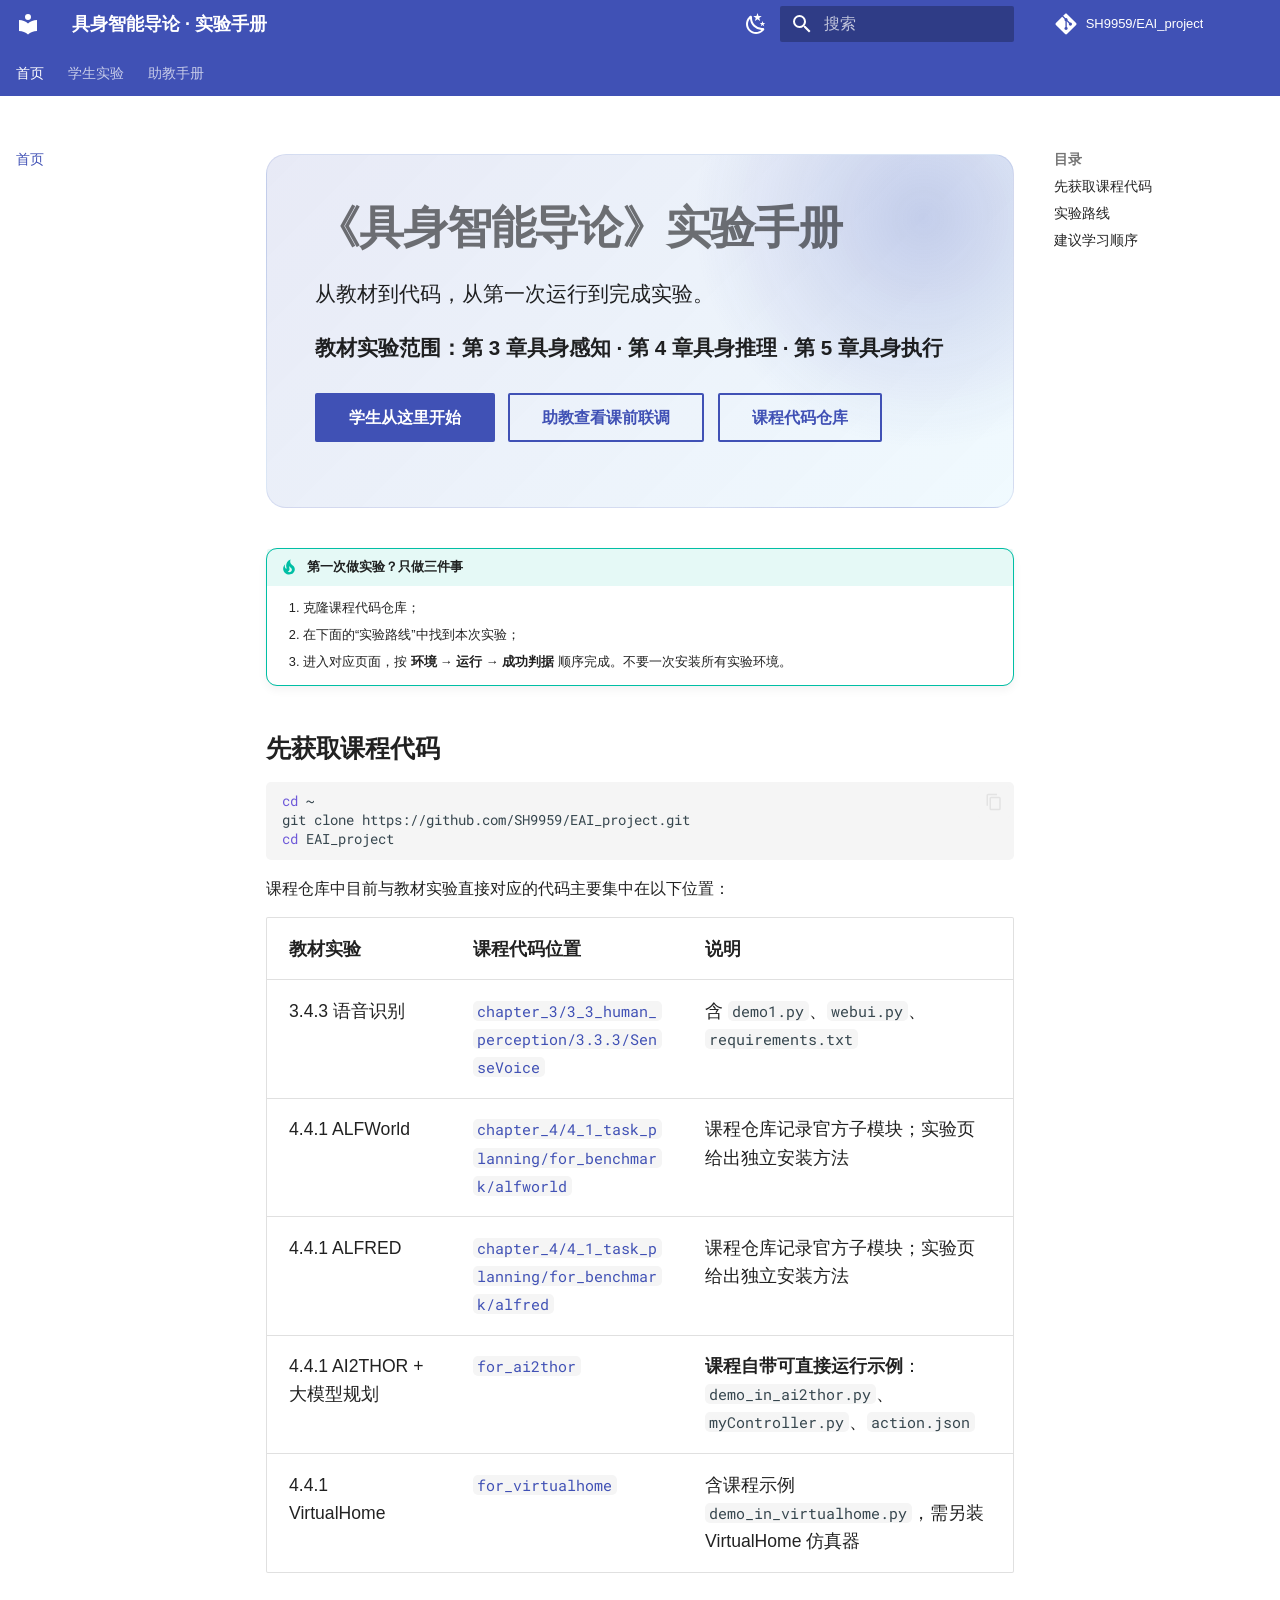
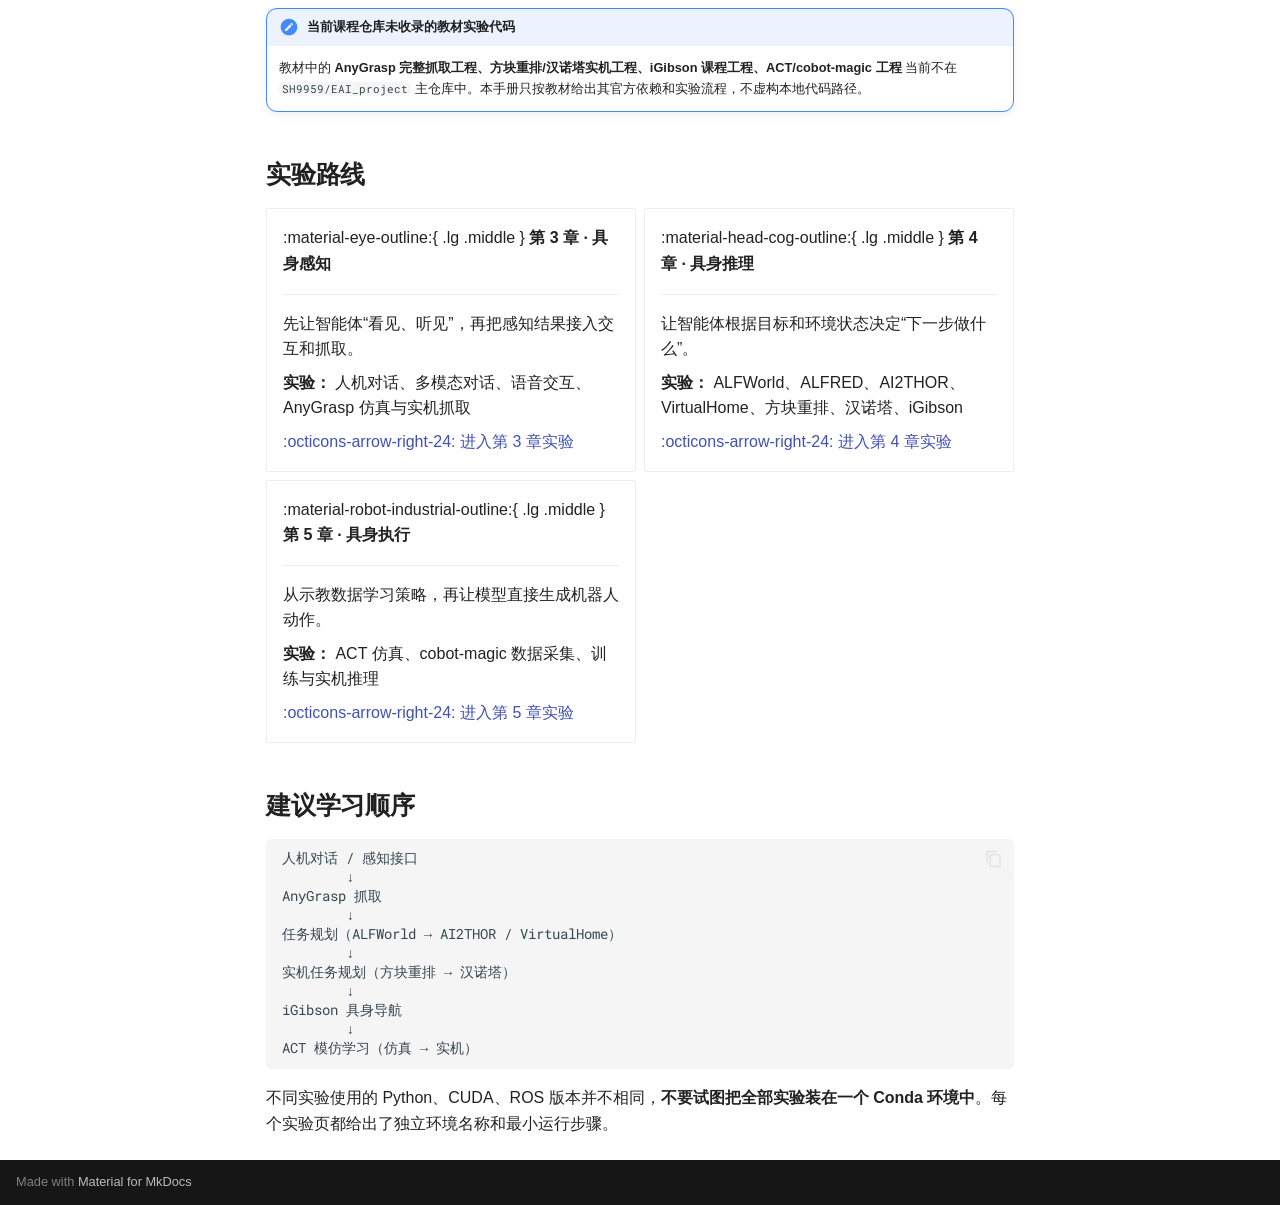
<file: index.html>
<!doctype html>
<html lang="zh" class="no-js">
  <head>
    
      <meta charset="utf-8">
      <meta name="viewport" content="width=device-width,initial-scale=1">
      
        <meta name="description" content="哈尔滨工业大学《具身智能导论》实验上手与助教手册">
      
      
        <meta name="author" content="哈尔滨工业大学具身智能课程组">
      
      
        <link rel="canonical" href="https://sh9959.github.io/EAI_experiment_handbook/">
      
      
      
        <link rel="next" href="student/">
      
      
        
      
      
      <link rel="icon" href="assets/images/favicon.png">
      <meta name="generator" content="mkdocs-1.6.1, mkdocs-material-9.7.7">
    
    
      
        <title>具身智能导论 · 实验手册</title>
      
    
    
      <link rel="stylesheet" href="assets/stylesheets/main.ec1eaa64.min.css">
      
        
        <link rel="stylesheet" href="assets/stylesheets/palette.ab4e12ef.min.css">
      
      


    
    
      
    
    
      
        
        
        <link rel="preconnect" href="https://fonts.gstatic.com" crossorigin>
        <link rel="stylesheet" href="https://fonts.googleapis.com/css?family=Roboto:300,300i,400,400i,700,700i%7CRoboto+Mono:400,400i,700,700i&display=fallback">
        <style>:root{--md-text-font:"Roboto";--md-code-font:"Roboto Mono"}</style>
      
    
    
      <link rel="stylesheet" href="stylesheets/extra.css">
    
    <script>__md_scope=new URL(".",location),__md_hash=e=>[...e].reduce(((e,_)=>(e<<5)-e+_.charCodeAt(0)),0),__md_get=(e,_=localStorage,t=__md_scope)=>JSON.parse(_.getItem(t.pathname+"."+e)),__md_set=(e,_,t=localStorage,a=__md_scope)=>{try{t.setItem(a.pathname+"."+e,JSON.stringify(_))}catch(e){}}</script>
    
      

    
    
  </head>
  
  
    
    
      
    
    
    
    
    <body dir="ltr" data-md-color-scheme="default" data-md-color-primary="indigo" data-md-color-accent="indigo">
  
    
    <input class="md-toggle" data-md-toggle="drawer" type="checkbox" id="__drawer" autocomplete="off">
    <input class="md-toggle" data-md-toggle="search" type="checkbox" id="__search" autocomplete="off">
    <label class="md-overlay" for="__drawer"></label>
    <div data-md-component="skip">
      
        
        <a href="#_1" class="md-skip">
          跳转至
        </a>
      
    </div>
    <div data-md-component="announce">
      
    </div>
    
    
      

<header class="md-header" data-md-component="header">
  <nav class="md-header__inner md-grid" aria-label="页眉">
    <a href="." title="具身智能导论 · 实验手册" class="md-header__button md-logo" aria-label="具身智能导论 · 实验手册" data-md-component="logo">
      
  
  <svg xmlns="http://www.w3.org/2000/svg" viewBox="0 0 24 24"><path d="M12 8a3 3 0 0 0 3-3 3 3 0 0 0-3-3 3 3 0 0 0-3 3 3 3 0 0 0 3 3m0 3.54C9.64 9.35 6.5 8 3 8v11c3.5 0 6.64 1.35 9 3.54 2.36-2.19 5.5-3.54 9-3.54V8c-3.5 0-6.64 1.35-9 3.54"/></svg>

    </a>
    <label class="md-header__button md-icon" for="__drawer">
      
      <svg xmlns="http://www.w3.org/2000/svg" viewBox="0 0 24 24"><path d="M3 6h18v2H3zm0 5h18v2H3zm0 5h18v2H3z"/></svg>
    </label>
    <div class="md-header__title" data-md-component="header-title">
      <div class="md-header__ellipsis">
        <div class="md-header__topic">
          <span class="md-ellipsis">
            具身智能导论 · 实验手册
          </span>
        </div>
        <div class="md-header__topic" data-md-component="header-topic">
          <span class="md-ellipsis">
            
              首页
            
          </span>
        </div>
      </div>
    </div>
    
      
        <form class="md-header__option" data-md-component="palette">
  
    
    
    
    <input class="md-option" data-md-color-media="(prefers-color-scheme: light)" data-md-color-scheme="default" data-md-color-primary="indigo" data-md-color-accent="indigo"  aria-label="切换到深色模式"  type="radio" name="__palette" id="__palette_0">
    
      <label class="md-header__button md-icon" title="切换到深色模式" for="__palette_1" hidden>
        <svg xmlns="http://www.w3.org/2000/svg" viewBox="0 0 24 24"><path d="m17.75 4.09-2.53 1.94.91 3.06-2.63-1.81-2.63 1.81.91-3.06-2.53-1.94L12.44 4l1.06-3 1.06 3zm3.5 6.91-1.64 1.25.59 1.98-1.7-1.17-1.7 1.17.59-1.98L15.75 11l2.06-.05L18.5 9l.69 1.95zm-2.28 4.95c.83-.08 1.72 1.1 1.19 1.85-.32.45-.66.87-1.08 1.27C15.17 23 8.84 23 4.94 19.07c-3.91-3.9-3.91-10.24 0-14.14.4-.4.82-.76 1.27-1.08.75-.53 1.93.36 1.85 1.19-.27 2.86.69 5.83 2.89 8.02a9.96 9.96 0 0 0 8.02 2.89m-1.64 2.02a12.08 12.08 0 0 1-7.8-3.47c-2.17-2.19-3.33-5-3.49-7.82-2.81 3.14-2.7 7.96.31 10.98 3.02 3.01 7.84 3.12 10.98.31"/></svg>
      </label>
    
  
    
    
    
    <input class="md-option" data-md-color-media="(prefers-color-scheme: dark)" data-md-color-scheme="slate" data-md-color-primary="indigo" data-md-color-accent="indigo"  aria-label="切换到浅色模式"  type="radio" name="__palette" id="__palette_1">
    
      <label class="md-header__button md-icon" title="切换到浅色模式" for="__palette_0" hidden>
        <svg xmlns="http://www.w3.org/2000/svg" viewBox="0 0 24 24"><path d="M12 7a5 5 0 0 1 5 5 5 5 0 0 1-5 5 5 5 0 0 1-5-5 5 5 0 0 1 5-5m0 2a3 3 0 0 0-3 3 3 3 0 0 0 3 3 3 3 0 0 0 3-3 3 3 0 0 0-3-3m0-7 2.39 3.42C13.65 5.15 12.84 5 12 5s-1.65.15-2.39.42zM3.34 7l4.16-.35A7.2 7.2 0 0 0 5.94 8.5c-.44.74-.69 1.5-.83 2.29zm.02 10 1.76-3.77a7.131 7.131 0 0 0 2.38 4.14zM20.65 7l-1.77 3.79a7.02 7.02 0 0 0-2.38-4.15zm-.01 10-4.14.36c.59-.51 1.12-1.14 1.54-1.86.42-.73.69-1.5.83-2.29zM12 22l-2.41-3.44c.74.27 1.55.44 2.41.44.82 0 1.63-.17 2.37-.44z"/></svg>
      </label>
    
  
</form>
      
    
    
      <script>var palette=__md_get("__palette");if(palette&&palette.color){if("(prefers-color-scheme)"===palette.color.media){var media=matchMedia("(prefers-color-scheme: light)"),input=document.querySelector(media.matches?"[data-md-color-media='(prefers-color-scheme: light)']":"[data-md-color-media='(prefers-color-scheme: dark)']");palette.color.media=input.getAttribute("data-md-color-media"),palette.color.scheme=input.getAttribute("data-md-color-scheme"),palette.color.primary=input.getAttribute("data-md-color-primary"),palette.color.accent=input.getAttribute("data-md-color-accent")}for(var[key,value]of Object.entries(palette.color))document.body.setAttribute("data-md-color-"+key,value)}</script>
    
    
    
      
      
        <label class="md-header__button md-icon" for="__search">
          
          <svg xmlns="http://www.w3.org/2000/svg" viewBox="0 0 24 24"><path d="M9.5 3A6.5 6.5 0 0 1 16 9.5c0 1.61-.59 3.09-1.56 4.23l.27.27h.79l5 5-1.5 1.5-5-5v-.79l-.27-.27A6.52 6.52 0 0 1 9.5 16 6.5 6.5 0 0 1 3 9.5 6.5 6.5 0 0 1 9.5 3m0 2C7 5 5 7 5 9.5S7 14 9.5 14 14 12 14 9.5 12 5 9.5 5"/></svg>
        </label>
        <div class="md-search" data-md-component="search" role="dialog">
  <label class="md-search__overlay" for="__search"></label>
  <div class="md-search__inner" role="search">
    <form class="md-search__form" name="search">
      <input type="text" class="md-search__input" name="query" aria-label="搜索" placeholder="搜索" autocapitalize="off" autocorrect="off" autocomplete="off" spellcheck="false" data-md-component="search-query" required>
      <label class="md-search__icon md-icon" for="__search">
        
        <svg xmlns="http://www.w3.org/2000/svg" viewBox="0 0 24 24"><path d="M9.5 3A6.5 6.5 0 0 1 16 9.5c0 1.61-.59 3.09-1.56 4.23l.27.27h.79l5 5-1.5 1.5-5-5v-.79l-.27-.27A6.52 6.52 0 0 1 9.5 16 6.5 6.5 0 0 1 3 9.5 6.5 6.5 0 0 1 9.5 3m0 2C7 5 5 7 5 9.5S7 14 9.5 14 14 12 14 9.5 12 5 9.5 5"/></svg>
        
        <svg xmlns="http://www.w3.org/2000/svg" viewBox="0 0 24 24"><path d="M20 11v2H8l5.5 5.5-1.42 1.42L4.16 12l7.92-7.92L13.5 5.5 8 11z"/></svg>
      </label>
      <nav class="md-search__options" aria-label="查找">
        
        <button type="reset" class="md-search__icon md-icon" title="清空当前内容" aria-label="清空当前内容" tabindex="-1">
          
          <svg xmlns="http://www.w3.org/2000/svg" viewBox="0 0 24 24"><path d="M19 6.41 17.59 5 12 10.59 6.41 5 5 6.41 10.59 12 5 17.59 6.41 19 12 13.41 17.59 19 19 17.59 13.41 12z"/></svg>
        </button>
      </nav>
      
        <div class="md-search__suggest" data-md-component="search-suggest"></div>
      
    </form>
    <div class="md-search__output">
      <div class="md-search__scrollwrap" tabindex="0" data-md-scrollfix>
        <div class="md-search-result" data-md-component="search-result">
          <div class="md-search-result__meta">
            正在初始化搜索引擎
          </div>
          <ol class="md-search-result__list" role="presentation"></ol>
        </div>
      </div>
    </div>
  </div>
</div>
      
    
    
      <div class="md-header__source">
        <a href="https://github.com/SH9959/EAI_project" title="前往仓库" class="md-source" data-md-component="source">
  <div class="md-source__icon md-icon">
    
    <svg xmlns="http://www.w3.org/2000/svg" viewBox="0 0 448 512"><!--! Font Awesome Free 7.1.0 by @fontawesome - https://fontawesome.com License - https://fontawesome.com/license/free (Icons: CC BY 4.0, Fonts: SIL OFL 1.1, Code: MIT License) Copyright 2025 Fonticons, Inc.--><path d="M439.6 236.1 244 40.5c-5.4-5.5-12.8-8.5-20.4-8.5s-15 3-20.4 8.4L162.5 81l51.5 51.5c27.1-9.1 52.7 16.8 43.4 43.7l49.7 49.7c34.2-11.8 61.2 31 35.5 56.7-26.5 26.5-70.2-2.9-56-37.3L240.3 199v121.9c25.3 12.5 22.3 41.8 9.1 55-6.4 6.4-15.2 10.1-24.3 10.1s-17.8-3.6-24.3-10.1c-17.6-17.6-11.1-46.9 11.2-56v-123c-20.8-8.5-24.6-30.7-18.6-45L142.6 101 8.5 235.1C3 240.6 0 247.9 0 255.5s3 15 8.5 20.4l195.6 195.7c5.4 5.4 12.7 8.4 20.4 8.4s15-3 20.4-8.4l194.7-194.7c5.4-5.4 8.4-12.8 8.4-20.4s-3-15-8.4-20.4"/></svg>
  </div>
  <div class="md-source__repository">
    SH9959/EAI_project
  </div>
</a>
      </div>
    
  </nav>
  
</header>
    
    <div class="md-container" data-md-component="container">
      
      
        
          
            
<nav class="md-tabs" aria-label="标签" data-md-component="tabs">
  <div class="md-grid">
    <ul class="md-tabs__list">
      
        
  
  
  
    
  
  
    <li class="md-tabs__item md-tabs__item--active">
      <a href="." class="md-tabs__link">
        
  
  
    
  
  首页

      </a>
    </li>
  

      
        
  
  
  
  
    
    
      <li class="md-tabs__item">
        <a href="student/" class="md-tabs__link">
          
  
  
    
  
  学生实验

        </a>
      </li>
    
  

      
        
  
  
  
  
    
    
      <li class="md-tabs__item">
        <a href="ta/" class="md-tabs__link">
          
  
  
    
  
  助教手册

        </a>
      </li>
    
  

      
    </ul>
  </div>
</nav>
          
        
      
      <main class="md-main" data-md-component="main">
        <div class="md-main__inner md-grid">
          
            
              
              <div class="md-sidebar md-sidebar--primary" data-md-component="sidebar" data-md-type="navigation" >
                <div class="md-sidebar__scrollwrap">
                  <div class="md-sidebar__inner">
                    


  


<nav class="md-nav md-nav--primary md-nav--lifted" aria-label="导航栏" data-md-level="0">
  <label class="md-nav__title" for="__drawer">
    <a href="." title="具身智能导论 · 实验手册" class="md-nav__button md-logo" aria-label="具身智能导论 · 实验手册" data-md-component="logo">
      
  
  <svg xmlns="http://www.w3.org/2000/svg" viewBox="0 0 24 24"><path d="M12 8a3 3 0 0 0 3-3 3 3 0 0 0-3-3 3 3 0 0 0-3 3 3 3 0 0 0 3 3m0 3.54C9.64 9.35 6.5 8 3 8v11c3.5 0 6.64 1.35 9 3.54 2.36-2.19 5.5-3.54 9-3.54V8c-3.5 0-6.64 1.35-9 3.54"/></svg>

    </a>
    具身智能导论 · 实验手册
  </label>
  
    <div class="md-nav__source">
      <a href="https://github.com/SH9959/EAI_project" title="前往仓库" class="md-source" data-md-component="source">
  <div class="md-source__icon md-icon">
    
    <svg xmlns="http://www.w3.org/2000/svg" viewBox="0 0 448 512"><!--! Font Awesome Free 7.1.0 by @fontawesome - https://fontawesome.com License - https://fontawesome.com/license/free (Icons: CC BY 4.0, Fonts: SIL OFL 1.1, Code: MIT License) Copyright 2025 Fonticons, Inc.--><path d="M439.6 236.1 244 40.5c-5.4-5.5-12.8-8.5-20.4-8.5s-15 3-20.4 8.4L162.5 81l51.5 51.5c27.1-9.1 52.7 16.8 43.4 43.7l49.7 49.7c34.2-11.8 61.2 31 35.5 56.7-26.5 26.5-70.2-2.9-56-37.3L240.3 199v121.9c25.3 12.5 22.3 41.8 9.1 55-6.4 6.4-15.2 10.1-24.3 10.1s-17.8-3.6-24.3-10.1c-17.6-17.6-11.1-46.9 11.2-56v-123c-20.8-8.5-24.6-30.7-18.6-45L142.6 101 8.5 235.1C3 240.6 0 247.9 0 255.5s3 15 8.5 20.4l195.6 195.7c5.4 5.4 12.7 8.4 20.4 8.4s15-3 20.4-8.4l194.7-194.7c5.4-5.4 8.4-12.8 8.4-20.4s-3-15-8.4-20.4"/></svg>
  </div>
  <div class="md-source__repository">
    SH9959/EAI_project
  </div>
</a>
    </div>
  
  <ul class="md-nav__list" data-md-scrollfix>
    
      
      
  
  
    
  
  
  
    <li class="md-nav__item md-nav__item--active">
      
      <input class="md-nav__toggle md-toggle" type="checkbox" id="__toc">
      
      
        
      
      
        <label class="md-nav__link md-nav__link--active" for="__toc">
          
  
  
  <span class="md-ellipsis">
    
  
    首页
  

    
  </span>
  
  

          <span class="md-nav__icon md-icon"></span>
        </label>
      
      <a href="." class="md-nav__link md-nav__link--active">
        
  
  
  <span class="md-ellipsis">
    
  
    首页
  

    
  </span>
  
  

      </a>
      
        

<nav class="md-nav md-nav--secondary" aria-label="目录">
  
  
  
    
  
  
    <label class="md-nav__title" for="__toc">
      <span class="md-nav__icon md-icon"></span>
      目录
    </label>
    <ul class="md-nav__list" data-md-component="toc" data-md-scrollfix>
      
        <li class="md-nav__item">
  <a href="#_2" class="md-nav__link">
    <span class="md-ellipsis">
      
        先获取课程代码
      
    </span>
  </a>
  
</li>
      
        <li class="md-nav__item">
  <a href="#_3" class="md-nav__link">
    <span class="md-ellipsis">
      
        实验路线
      
    </span>
  </a>
  
</li>
      
        <li class="md-nav__item">
  <a href="#_4" class="md-nav__link">
    <span class="md-ellipsis">
      
        建议学习顺序
      
    </span>
  </a>
  
</li>
      
    </ul>
  
</nav>
      
    </li>
  

    
      
      
  
  
  
  
    
    
      
        
          
        
      
        
      
        
      
        
      
        
      
        
      
        
      
        
      
    
    
    
      
      
        
      
    
    
    <li class="md-nav__item md-nav__item--nested">
      
        
        
        <input class="md-nav__toggle md-toggle " type="checkbox" id="__nav_2" >
        
          
          <div class="md-nav__link md-nav__container">
            <a href="student/" class="md-nav__link ">
              
  
  
  <span class="md-ellipsis">
    
  
    学生实验
  

    
  </span>
  
  

            </a>
            
              
              <label class="md-nav__link " for="__nav_2" id="__nav_2_label" tabindex="0">
                <span class="md-nav__icon md-icon"></span>
              </label>
            
          </div>
        
        <nav class="md-nav" data-md-level="1" aria-labelledby="__nav_2_label" aria-expanded="false">
          <label class="md-nav__title" for="__nav_2">
            <span class="md-nav__icon md-icon"></span>
            
  
    学生实验
  

          </label>
          <ul class="md-nav__list" data-md-scrollfix>
            
              
            
              
                
  
  
  
  
    <li class="md-nav__item">
      <a href="student/setup/" class="md-nav__link">
        
  
  
  <span class="md-ellipsis">
    
  
    开始实验前
  

    
  </span>
  
  

      </a>
    </li>
  

              
            
              
                
  
  
  
  
    <li class="md-nav__item">
      <a href="student/ch3-dialogue/" class="md-nav__link">
        
  
  
  <span class="md-ellipsis">
    
  
    第3章 · 人机对话与多模态交互
  

    
  </span>
  
  

      </a>
    </li>
  

              
            
              
                
  
  
  
  
    <li class="md-nav__item">
      <a href="student/ch3-grasp/" class="md-nav__link">
        
  
  
  <span class="md-ellipsis">
    
  
    第3章 · AnyGrasp 抓取
  

    
  </span>
  
  

      </a>
    </li>
  

              
            
              
                
  
  
  
  
    <li class="md-nav__item">
      <a href="student/ch4-planning/" class="md-nav__link">
        
  
  
  <span class="md-ellipsis">
    
  
    第4章 · 仿真任务规划
  

    
  </span>
  
  

      </a>
    </li>
  

              
            
              
                
  
  
  
  
    <li class="md-nav__item">
      <a href="student/ch4-real/" class="md-nav__link">
        
  
  
  <span class="md-ellipsis">
    
  
    第4章 · 实机任务规划
  

    
  </span>
  
  

      </a>
    </li>
  

              
            
              
                
  
  
  
  
    <li class="md-nav__item">
      <a href="student/ch4-navigation/" class="md-nav__link">
        
  
  
  <span class="md-ellipsis">
    
  
    第4章 · iGibson 具身导航
  

    
  </span>
  
  

      </a>
    </li>
  

              
            
              
                
  
  
  
  
    <li class="md-nav__item">
      <a href="student/ch5-imitation/" class="md-nav__link">
        
  
  
  <span class="md-ellipsis">
    
  
    第5章 · ACT 模仿学习
  

    
  </span>
  
  

      </a>
    </li>
  

              
            
          </ul>
        </nav>
      
    </li>
  

    
      
      
  
  
  
  
    
    
      
        
          
        
      
        
      
        
      
        
      
    
    
    
      
      
        
      
    
    
    <li class="md-nav__item md-nav__item--nested">
      
        
        
        <input class="md-nav__toggle md-toggle " type="checkbox" id="__nav_3" >
        
          
          <div class="md-nav__link md-nav__container">
            <a href="ta/" class="md-nav__link ">
              
  
  
  <span class="md-ellipsis">
    
  
    助教手册
  

    
  </span>
  
  

            </a>
            
              
              <label class="md-nav__link " for="__nav_3" id="__nav_3_label" tabindex="0">
                <span class="md-nav__icon md-icon"></span>
              </label>
            
          </div>
        
        <nav class="md-nav" data-md-level="1" aria-labelledby="__nav_3_label" aria-expanded="false">
          <label class="md-nav__title" for="__nav_3">
            <span class="md-nav__icon md-icon"></span>
            
  
    助教手册
  

          </label>
          <ul class="md-nav__list" data-md-scrollfix>
            
              
            
              
                
  
  
  
  
    <li class="md-nav__item">
      <a href="ta/preclass/" class="md-nav__link">
        
  
  
  <span class="md-ellipsis">
    
  
    课前联调
  

    
  </span>
  
  

      </a>
    </li>
  

              
            
              
                
  
  
  
  
    <li class="md-nav__item">
      <a href="ta/grading/" class="md-nav__link">
        
  
  
  <span class="md-ellipsis">
    
  
    课堂协助与验收
  

    
  </span>
  
  

      </a>
    </li>
  

              
            
              
                
  
  
  
  
    <li class="md-nav__item">
      <a href="ta/troubleshooting/" class="md-nav__link">
        
  
  
  <span class="md-ellipsis">
    
  
    常见问题排查
  

    
  </span>
  
  

      </a>
    </li>
  

              
            
          </ul>
        </nav>
      
    </li>
  

    
  </ul>
</nav>
                  </div>
                </div>
              </div>
            
            
              
              <div class="md-sidebar md-sidebar--secondary" data-md-component="sidebar" data-md-type="toc" >
                <div class="md-sidebar__scrollwrap">
                  <div class="md-sidebar__inner">
                    

<nav class="md-nav md-nav--secondary" aria-label="目录">
  
  
  
    
  
  
    <label class="md-nav__title" for="__toc">
      <span class="md-nav__icon md-icon"></span>
      目录
    </label>
    <ul class="md-nav__list" data-md-component="toc" data-md-scrollfix>
      
        <li class="md-nav__item">
  <a href="#_2" class="md-nav__link">
    <span class="md-ellipsis">
      
        先获取课程代码
      
    </span>
  </a>
  
</li>
      
        <li class="md-nav__item">
  <a href="#_3" class="md-nav__link">
    <span class="md-ellipsis">
      
        实验路线
      
    </span>
  </a>
  
</li>
      
        <li class="md-nav__item">
  <a href="#_4" class="md-nav__link">
    <span class="md-ellipsis">
      
        建议学习顺序
      
    </span>
  </a>
  
</li>
      
    </ul>
  
</nav>
                  </div>
                </div>
              </div>
            
          
          
            <div class="md-content" data-md-component="content">
              
              <article class="md-content__inner md-typeset">
                
                  


  
  


<div class="hero">
<h1 id="_1">《具身智能导论》实验手册<a class="headerlink" href="#_1" title="Permanent link">&para;</a></h1>
<p>从教材到代码，从第一次运行到完成实验。</p>
<p><strong>教材实验范围：第 3 章具身感知 · 第 4 章具身推理 · 第 5 章具身执行</strong></p>
<div class="hero-actions">
<p><a class="md-button md-button--primary" href="student/">学生从这里开始</a>
<a class="md-button" href="ta/preclass/">助教查看课前联调</a>
<a class="md-button" href="https://github.com/SH9959/EAI_project">课程代码仓库</a></p>
</div>
</div>
<div class="admonition tip">
<p class="admonition-title">第一次做实验？只做三件事</p>
<ol>
<li>克隆课程代码仓库；</li>
<li>在下面的“实验路线”中找到本次实验；</li>
<li>进入对应页面，按 <strong>环境 → 运行 → 成功判据</strong> 顺序完成。不要一次安装所有实验环境。</li>
</ol>
</div>
<h2 id="_2">先获取课程代码<a class="headerlink" href="#_2" title="Permanent link">&para;</a></h2>
<div class="highlight"><pre><span></span><code><a id="__codelineno-0-1" name="__codelineno-0-1" href="#__codelineno-0-1"></a><span class="nb">cd</span><span class="w"> </span>~
<a id="__codelineno-0-2" name="__codelineno-0-2" href="#__codelineno-0-2"></a>git<span class="w"> </span>clone<span class="w"> </span>https://github.com/SH9959/EAI_project.git
<a id="__codelineno-0-3" name="__codelineno-0-3" href="#__codelineno-0-3"></a><span class="nb">cd</span><span class="w"> </span>EAI_project
</code></pre></div>
<p>课程仓库中目前与教材实验直接对应的代码主要集中在以下位置：</p>
<table>
<thead>
<tr>
<th>教材实验</th>
<th>课程代码位置</th>
<th>说明</th>
</tr>
</thead>
<tbody>
<tr>
<td>3.4.3 语音识别</td>
<td><a href="https://github.com/SH9959/EAI_project/tree/main/chapter_3/3_3_human_perception/3.3.3/SenseVoice"><code>chapter_3/3_3_human_perception/3.3.3/SenseVoice</code></a></td>
<td>含 <code>demo1.py</code>、<code>webui.py</code>、<code>requirements.txt</code></td>
</tr>
<tr>
<td>4.4.1 ALFWorld</td>
<td><a href="https://github.com/SH9959/EAI_project/tree/main/chapter_4/4_1_task_planning/for_benchmark/alfworld"><code>chapter_4/4_1_task_planning/for_benchmark/alfworld</code></a></td>
<td>课程仓库记录官方子模块；实验页给出独立安装方法</td>
</tr>
<tr>
<td>4.4.1 ALFRED</td>
<td><a href="https://github.com/SH9959/EAI_project/tree/main/chapter_4/4_1_task_planning/for_benchmark/alfred"><code>chapter_4/4_1_task_planning/for_benchmark/alfred</code></a></td>
<td>课程仓库记录官方子模块；实验页给出独立安装方法</td>
</tr>
<tr>
<td>4.4.1 AI2THOR + 大模型规划</td>
<td><a href="https://github.com/SH9959/EAI_project/tree/main/chapter_4/4_1_task_planning/for_simulator/for_ai2thor"><code>for_ai2thor</code></a></td>
<td><strong>课程自带可直接运行示例</strong>：<code>demo_in_ai2thor.py</code>、<code>myController.py</code>、<code>action.json</code></td>
</tr>
<tr>
<td>4.4.1 VirtualHome</td>
<td><a href="https://github.com/SH9959/EAI_project/tree/main/chapter_4/4_1_task_planning/for_simulator/for_virtualhome"><code>for_virtualhome</code></a></td>
<td>含课程示例 <code>demo_in_virtualhome.py</code>，需另装 VirtualHome 仿真器</td>
</tr>
</tbody>
</table>
<div class="admonition note">
<p class="admonition-title">当前课程仓库未收录的教材实验代码</p>
<p>教材中的 <strong>AnyGrasp 完整抓取工程、方块重排/汉诺塔实机工程、iGibson 课程工程、ACT/cobot-magic 工程</strong> 当前不在 <code>SH9959/EAI_project</code> 主仓库中。本手册只按教材给出其官方依赖和实验流程，不虚构本地代码路径。</p>
</div>
<h2 id="_3">实验路线<a class="headerlink" href="#_3" title="Permanent link">&para;</a></h2>
<div class="grid cards">
<ul>
<li>
<p>:material-eye-outline:{ .lg .middle } <strong>第 3 章 · 具身感知</strong></p>
<hr />
<p>先让智能体“看见、听见”，再把感知结果接入交互和抓取。</p>
<p><strong>实验：</strong> 人机对话、多模态对话、语音交互、AnyGrasp 仿真与实机抓取</p>
<p><a href="student/ch3-dialogue/">:octicons-arrow-right-24: 进入第 3 章实验</a></p>
</li>
<li>
<p>:material-head-cog-outline:{ .lg .middle } <strong>第 4 章 · 具身推理</strong></p>
<hr />
<p>让智能体根据目标和环境状态决定“下一步做什么”。</p>
<p><strong>实验：</strong> ALFWorld、ALFRED、AI2THOR、VirtualHome、方块重排、汉诺塔、iGibson</p>
<p><a href="student/ch4-planning/">:octicons-arrow-right-24: 进入第 4 章实验</a></p>
</li>
<li>
<p>:material-robot-industrial-outline:{ .lg .middle } <strong>第 5 章 · 具身执行</strong></p>
<hr />
<p>从示教数据学习策略，再让模型直接生成机器人动作。</p>
<p><strong>实验：</strong> ACT 仿真、cobot-magic 数据采集、训练与实机推理</p>
<p><a href="student/ch5-imitation/">:octicons-arrow-right-24: 进入第 5 章实验</a></p>
</li>
</ul>
</div>
<h2 id="_4">建议学习顺序<a class="headerlink" href="#_4" title="Permanent link">&para;</a></h2>
<div class="highlight"><pre><span></span><code><a id="__codelineno-1-1" name="__codelineno-1-1" href="#__codelineno-1-1"></a>人机对话 / 感知接口
<a id="__codelineno-1-2" name="__codelineno-1-2" href="#__codelineno-1-2"></a>        ↓
<a id="__codelineno-1-3" name="__codelineno-1-3" href="#__codelineno-1-3"></a>AnyGrasp 抓取
<a id="__codelineno-1-4" name="__codelineno-1-4" href="#__codelineno-1-4"></a>        ↓
<a id="__codelineno-1-5" name="__codelineno-1-5" href="#__codelineno-1-5"></a>任务规划（ALFWorld → AI2THOR / VirtualHome）
<a id="__codelineno-1-6" name="__codelineno-1-6" href="#__codelineno-1-6"></a>        ↓
<a id="__codelineno-1-7" name="__codelineno-1-7" href="#__codelineno-1-7"></a>实机任务规划（方块重排 → 汉诺塔）
<a id="__codelineno-1-8" name="__codelineno-1-8" href="#__codelineno-1-8"></a>        ↓
<a id="__codelineno-1-9" name="__codelineno-1-9" href="#__codelineno-1-9"></a>iGibson 具身导航
<a id="__codelineno-1-10" name="__codelineno-1-10" href="#__codelineno-1-10"></a>        ↓
<a id="__codelineno-1-11" name="__codelineno-1-11" href="#__codelineno-1-11"></a>ACT 模仿学习（仿真 → 实机）
</code></pre></div>
<p>不同实验使用的 Python、CUDA、ROS 版本并不相同，<strong>不要试图把全部实验装在一个 Conda 环境中</strong>。每个实验页都给出了独立环境名称和最小运行步骤。</p>












                
              </article>
            </div>
          
          
<script>var target=document.getElementById(location.hash.slice(1));target&&target.name&&(target.checked=target.name.startsWith("__tabbed_"))</script>
        </div>
        
          <button type="button" class="md-top md-icon" data-md-component="top" hidden>
  
  <svg xmlns="http://www.w3.org/2000/svg" viewBox="0 0 24 24"><path d="M13 20h-2V8l-5.5 5.5-1.42-1.42L12 4.16l7.92 7.92-1.42 1.42L13 8z"/></svg>
  回到页面顶部
</button>
        
      </main>
      
        <footer class="md-footer">
  
  <div class="md-footer-meta md-typeset">
    <div class="md-footer-meta__inner md-grid">
      <div class="md-copyright">
  
  
    Made with
    <a href="https://squidfunk.github.io/mkdocs-material/" target="_blank" rel="noopener">
      Material for MkDocs
    </a>
  
</div>
      
    </div>
  </div>
</footer>
      
    </div>
    <div class="md-dialog" data-md-component="dialog">
      <div class="md-dialog__inner md-typeset"></div>
    </div>
    
    
    
      
      
      <script id="__config" type="application/json">{"annotate": null, "base": ".", "features": ["navigation.tabs", "navigation.sections", "navigation.indexes", "navigation.top", "navigation.tracking", "toc.follow", "content.code.copy", "content.code.annotate", "search.suggest", "search.highlight"], "search": "assets/javascripts/workers/search.2c215733.min.js", "tags": null, "translations": {"clipboard.copied": "\u5df2\u590d\u5236", "clipboard.copy": "\u590d\u5236", "search.result.more.one": "\u5728\u8be5\u9875\u4e0a\u8fd8\u6709 1 \u4e2a\u7b26\u5408\u6761\u4ef6\u7684\u7ed3\u679c", "search.result.more.other": "\u5728\u8be5\u9875\u4e0a\u8fd8\u6709 # \u4e2a\u7b26\u5408\u6761\u4ef6\u7684\u7ed3\u679c", "search.result.none": "\u6ca1\u6709\u627e\u5230\u7b26\u5408\u6761\u4ef6\u7684\u7ed3\u679c", "search.result.one": "\u627e\u5230 1 \u4e2a\u7b26\u5408\u6761\u4ef6\u7684\u7ed3\u679c", "search.result.other": "# \u4e2a\u7b26\u5408\u6761\u4ef6\u7684\u7ed3\u679c", "search.result.placeholder": "\u952e\u5165\u4ee5\u5f00\u59cb\u641c\u7d22", "search.result.term.missing": "\u7f3a\u5c11", "select.version": "\u9009\u62e9\u5f53\u524d\u7248\u672c"}, "version": null}</script>
    
    
      <script src="assets/javascripts/bundle.d7400e89.min.js"></script>
      
    
  </body>
</html>
</file>
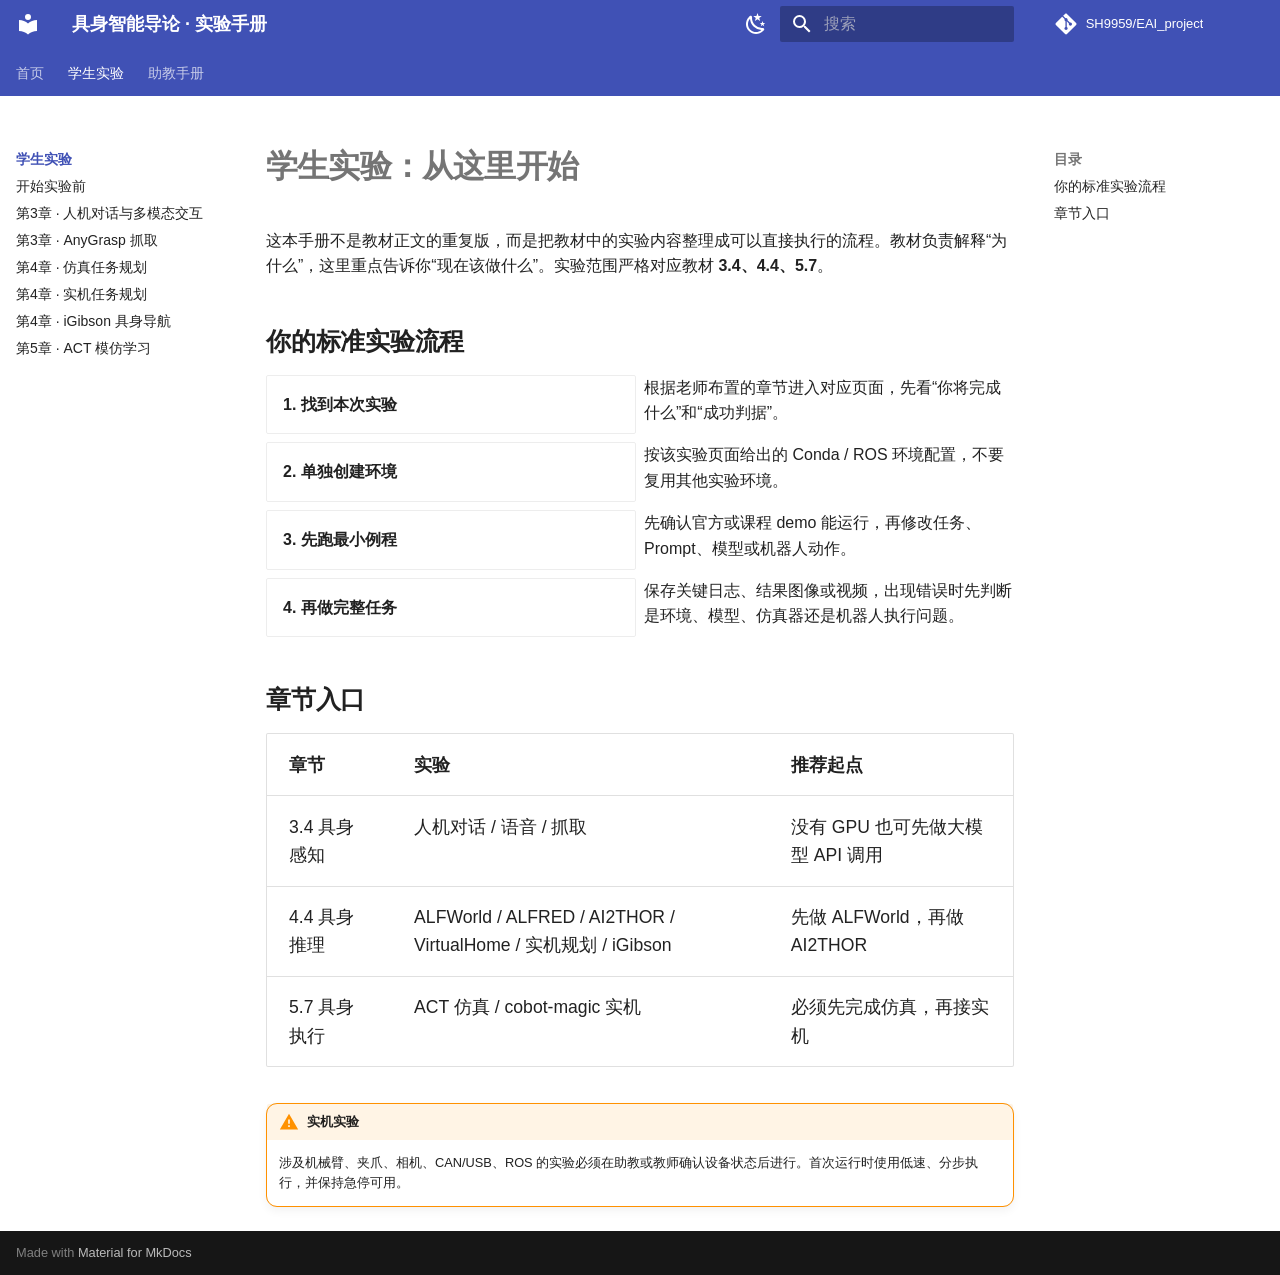
<file: student/index.html>
<!doctype html>
<html lang="zh" class="no-js">
  <head>
    
      <meta charset="utf-8">
      <meta name="viewport" content="width=device-width,initial-scale=1">
      
        <meta name="description" content="哈尔滨工业大学《具身智能导论》实验上手与助教手册">
      
      
        <meta name="author" content="哈尔滨工业大学具身智能课程组">
      
      
        <link rel="canonical" href="https://sh9959.github.io/EAI_experiment_handbook/student/">
      
      
        <link rel="prev" href="..">
      
      
        <link rel="next" href="setup/">
      
      
        
      
      
      <link rel="icon" href="../assets/images/favicon.png">
      <meta name="generator" content="mkdocs-1.6.1, mkdocs-material-9.7.7">
    
    
      
        <title>从这里开始 - 具身智能导论 · 实验手册</title>
      
    
    
      <link rel="stylesheet" href="../assets/stylesheets/main.ec1eaa64.min.css">
      
        
        <link rel="stylesheet" href="../assets/stylesheets/palette.ab4e12ef.min.css">
      
      


    
    
      
    
    
      
        
        
        <link rel="preconnect" href="https://fonts.gstatic.com" crossorigin>
        <link rel="stylesheet" href="https://fonts.googleapis.com/css?family=Roboto:300,300i,400,400i,700,700i%7CRoboto+Mono:400,400i,700,700i&display=fallback">
        <style>:root{--md-text-font:"Roboto";--md-code-font:"Roboto Mono"}</style>
      
    
    
      <link rel="stylesheet" href="../stylesheets/extra.css">
    
    <script>__md_scope=new URL("..",location),__md_hash=e=>[...e].reduce(((e,_)=>(e<<5)-e+_.charCodeAt(0)),0),__md_get=(e,_=localStorage,t=__md_scope)=>JSON.parse(_.getItem(t.pathname+"."+e)),__md_set=(e,_,t=localStorage,a=__md_scope)=>{try{t.setItem(a.pathname+"."+e,JSON.stringify(_))}catch(e){}}</script>
    
      

    
    
  </head>
  
  
    
    
      
    
    
    
    
    <body dir="ltr" data-md-color-scheme="default" data-md-color-primary="indigo" data-md-color-accent="indigo">
  
    
    <input class="md-toggle" data-md-toggle="drawer" type="checkbox" id="__drawer" autocomplete="off">
    <input class="md-toggle" data-md-toggle="search" type="checkbox" id="__search" autocomplete="off">
    <label class="md-overlay" for="__drawer"></label>
    <div data-md-component="skip">
      
        
        <a href="#_1" class="md-skip">
          跳转至
        </a>
      
    </div>
    <div data-md-component="announce">
      
    </div>
    
    
      

<header class="md-header" data-md-component="header">
  <nav class="md-header__inner md-grid" aria-label="页眉">
    <a href=".." title="具身智能导论 · 实验手册" class="md-header__button md-logo" aria-label="具身智能导论 · 实验手册" data-md-component="logo">
      
  
  <svg xmlns="http://www.w3.org/2000/svg" viewBox="0 0 24 24"><path d="M12 8a3 3 0 0 0 3-3 3 3 0 0 0-3-3 3 3 0 0 0-3 3 3 3 0 0 0 3 3m0 3.54C9.64 9.35 6.5 8 3 8v11c3.5 0 6.64 1.35 9 3.54 2.36-2.19 5.5-3.54 9-3.54V8c-3.5 0-6.64 1.35-9 3.54"/></svg>

    </a>
    <label class="md-header__button md-icon" for="__drawer">
      
      <svg xmlns="http://www.w3.org/2000/svg" viewBox="0 0 24 24"><path d="M3 6h18v2H3zm0 5h18v2H3zm0 5h18v2H3z"/></svg>
    </label>
    <div class="md-header__title" data-md-component="header-title">
      <div class="md-header__ellipsis">
        <div class="md-header__topic">
          <span class="md-ellipsis">
            具身智能导论 · 实验手册
          </span>
        </div>
        <div class="md-header__topic" data-md-component="header-topic">
          <span class="md-ellipsis">
            
              从这里开始
            
          </span>
        </div>
      </div>
    </div>
    
      
        <form class="md-header__option" data-md-component="palette">
  
    
    
    
    <input class="md-option" data-md-color-media="(prefers-color-scheme: light)" data-md-color-scheme="default" data-md-color-primary="indigo" data-md-color-accent="indigo"  aria-label="切换到深色模式"  type="radio" name="__palette" id="__palette_0">
    
      <label class="md-header__button md-icon" title="切换到深色模式" for="__palette_1" hidden>
        <svg xmlns="http://www.w3.org/2000/svg" viewBox="0 0 24 24"><path d="m17.75 4.09-2.53 1.94.91 3.06-2.63-1.81-2.63 1.81.91-3.06-2.53-1.94L12.44 4l1.06-3 1.06 3zm3.5 6.91-1.64 1.25.59 1.98-1.7-1.17-1.7 1.17.59-1.98L15.75 11l2.06-.05L18.5 9l.69 1.95zm-2.28 4.95c.83-.08 1.72 1.1 1.19 1.85-.32.45-.66.87-1.08 1.27C15.17 23 8.84 23 4.94 19.07c-3.91-3.9-3.91-10.24 0-14.14.4-.4.82-.76 1.27-1.08.75-.53 1.93.36 1.85 1.19-.27 2.86.69 5.83 2.89 8.02a9.96 9.96 0 0 0 8.02 2.89m-1.64 2.02a12.08 12.08 0 0 1-7.8-3.47c-2.17-2.19-3.33-5-3.49-7.82-2.81 3.14-2.7 7.96.31 10.98 3.02 3.01 7.84 3.12 10.98.31"/></svg>
      </label>
    
  
    
    
    
    <input class="md-option" data-md-color-media="(prefers-color-scheme: dark)" data-md-color-scheme="slate" data-md-color-primary="indigo" data-md-color-accent="indigo"  aria-label="切换到浅色模式"  type="radio" name="__palette" id="__palette_1">
    
      <label class="md-header__button md-icon" title="切换到浅色模式" for="__palette_0" hidden>
        <svg xmlns="http://www.w3.org/2000/svg" viewBox="0 0 24 24"><path d="M12 7a5 5 0 0 1 5 5 5 5 0 0 1-5 5 5 5 0 0 1-5-5 5 5 0 0 1 5-5m0 2a3 3 0 0 0-3 3 3 3 0 0 0 3 3 3 3 0 0 0 3-3 3 3 0 0 0-3-3m0-7 2.39 3.42C13.65 5.15 12.84 5 12 5s-1.65.15-2.39.42zM3.34 7l4.16-.35A7.2 7.2 0 0 0 5.94 8.5c-.44.74-.69 1.5-.83 2.29zm.02 10 1.76-3.77a7.131 7.131 0 0 0 2.38 4.14zM20.65 7l-1.77 3.79a7.02 7.02 0 0 0-2.38-4.15zm-.01 10-4.14.36c.59-.51 1.12-1.14 1.54-1.86.42-.73.69-1.5.83-2.29zM12 22l-2.41-3.44c.74.27 1.55.44 2.41.44.82 0 1.63-.17 2.37-.44z"/></svg>
      </label>
    
  
</form>
      
    
    
      <script>var palette=__md_get("__palette");if(palette&&palette.color){if("(prefers-color-scheme)"===palette.color.media){var media=matchMedia("(prefers-color-scheme: light)"),input=document.querySelector(media.matches?"[data-md-color-media='(prefers-color-scheme: light)']":"[data-md-color-media='(prefers-color-scheme: dark)']");palette.color.media=input.getAttribute("data-md-color-media"),palette.color.scheme=input.getAttribute("data-md-color-scheme"),palette.color.primary=input.getAttribute("data-md-color-primary"),palette.color.accent=input.getAttribute("data-md-color-accent")}for(var[key,value]of Object.entries(palette.color))document.body.setAttribute("data-md-color-"+key,value)}</script>
    
    
    
      
      
        <label class="md-header__button md-icon" for="__search">
          
          <svg xmlns="http://www.w3.org/2000/svg" viewBox="0 0 24 24"><path d="M9.5 3A6.5 6.5 0 0 1 16 9.5c0 1.61-.59 3.09-1.56 4.23l.27.27h.79l5 5-1.5 1.5-5-5v-.79l-.27-.27A6.52 6.52 0 0 1 9.5 16 6.5 6.5 0 0 1 3 9.5 6.5 6.5 0 0 1 9.5 3m0 2C7 5 5 7 5 9.5S7 14 9.5 14 14 12 14 9.5 12 5 9.5 5"/></svg>
        </label>
        <div class="md-search" data-md-component="search" role="dialog">
  <label class="md-search__overlay" for="__search"></label>
  <div class="md-search__inner" role="search">
    <form class="md-search__form" name="search">
      <input type="text" class="md-search__input" name="query" aria-label="搜索" placeholder="搜索" autocapitalize="off" autocorrect="off" autocomplete="off" spellcheck="false" data-md-component="search-query" required>
      <label class="md-search__icon md-icon" for="__search">
        
        <svg xmlns="http://www.w3.org/2000/svg" viewBox="0 0 24 24"><path d="M9.5 3A6.5 6.5 0 0 1 16 9.5c0 1.61-.59 3.09-1.56 4.23l.27.27h.79l5 5-1.5 1.5-5-5v-.79l-.27-.27A6.52 6.52 0 0 1 9.5 16 6.5 6.5 0 0 1 3 9.5 6.5 6.5 0 0 1 9.5 3m0 2C7 5 5 7 5 9.5S7 14 9.5 14 14 12 14 9.5 12 5 9.5 5"/></svg>
        
        <svg xmlns="http://www.w3.org/2000/svg" viewBox="0 0 24 24"><path d="M20 11v2H8l5.5 5.5-1.42 1.42L4.16 12l7.92-7.92L13.5 5.5 8 11z"/></svg>
      </label>
      <nav class="md-search__options" aria-label="查找">
        
        <button type="reset" class="md-search__icon md-icon" title="清空当前内容" aria-label="清空当前内容" tabindex="-1">
          
          <svg xmlns="http://www.w3.org/2000/svg" viewBox="0 0 24 24"><path d="M19 6.41 17.59 5 12 10.59 6.41 5 5 6.41 10.59 12 5 17.59 6.41 19 12 13.41 17.59 19 19 17.59 13.41 12z"/></svg>
        </button>
      </nav>
      
        <div class="md-search__suggest" data-md-component="search-suggest"></div>
      
    </form>
    <div class="md-search__output">
      <div class="md-search__scrollwrap" tabindex="0" data-md-scrollfix>
        <div class="md-search-result" data-md-component="search-result">
          <div class="md-search-result__meta">
            正在初始化搜索引擎
          </div>
          <ol class="md-search-result__list" role="presentation"></ol>
        </div>
      </div>
    </div>
  </div>
</div>
      
    
    
      <div class="md-header__source">
        <a href="https://github.com/SH9959/EAI_project" title="前往仓库" class="md-source" data-md-component="source">
  <div class="md-source__icon md-icon">
    
    <svg xmlns="http://www.w3.org/2000/svg" viewBox="0 0 448 512"><!--! Font Awesome Free 7.1.0 by @fontawesome - https://fontawesome.com License - https://fontawesome.com/license/free (Icons: CC BY 4.0, Fonts: SIL OFL 1.1, Code: MIT License) Copyright 2025 Fonticons, Inc.--><path d="M439.6 236.1 244 40.5c-5.4-5.5-12.8-8.5-20.4-8.5s-15 3-20.4 8.4L162.5 81l51.5 51.5c27.1-9.1 52.7 16.8 43.4 43.7l49.7 49.7c34.2-11.8 61.2 31 35.5 56.7-26.5 26.5-70.2-2.9-56-37.3L240.3 199v121.9c25.3 12.5 22.3 41.8 9.1 55-6.4 6.4-15.2 10.1-24.3 10.1s-17.8-3.6-24.3-10.1c-17.6-17.6-11.1-46.9 11.2-56v-123c-20.8-8.5-24.6-30.7-18.6-45L142.6 101 8.5 235.1C3 240.6 0 247.9 0 255.5s3 15 8.5 20.4l195.6 195.7c5.4 5.4 12.7 8.4 20.4 8.4s15-3 20.4-8.4l194.7-194.7c5.4-5.4 8.4-12.8 8.4-20.4s-3-15-8.4-20.4"/></svg>
  </div>
  <div class="md-source__repository">
    SH9959/EAI_project
  </div>
</a>
      </div>
    
  </nav>
  
</header>
    
    <div class="md-container" data-md-component="container">
      
      
        
          
            
<nav class="md-tabs" aria-label="标签" data-md-component="tabs">
  <div class="md-grid">
    <ul class="md-tabs__list">
      
        
  
  
  
  
    <li class="md-tabs__item">
      <a href=".." class="md-tabs__link">
        
  
  
    
  
  首页

      </a>
    </li>
  

      
        
  
  
  
    
  
  
    
    
      <li class="md-tabs__item md-tabs__item--active">
        <a href="./" class="md-tabs__link">
          
  
  
    
  
  学生实验

        </a>
      </li>
    
  

      
        
  
  
  
  
    
    
      <li class="md-tabs__item">
        <a href="../ta/" class="md-tabs__link">
          
  
  
    
  
  助教手册

        </a>
      </li>
    
  

      
    </ul>
  </div>
</nav>
          
        
      
      <main class="md-main" data-md-component="main">
        <div class="md-main__inner md-grid">
          
            
              
              <div class="md-sidebar md-sidebar--primary" data-md-component="sidebar" data-md-type="navigation" >
                <div class="md-sidebar__scrollwrap">
                  <div class="md-sidebar__inner">
                    


  


<nav class="md-nav md-nav--primary md-nav--lifted" aria-label="导航栏" data-md-level="0">
  <label class="md-nav__title" for="__drawer">
    <a href=".." title="具身智能导论 · 实验手册" class="md-nav__button md-logo" aria-label="具身智能导论 · 实验手册" data-md-component="logo">
      
  
  <svg xmlns="http://www.w3.org/2000/svg" viewBox="0 0 24 24"><path d="M12 8a3 3 0 0 0 3-3 3 3 0 0 0-3-3 3 3 0 0 0-3 3 3 3 0 0 0 3 3m0 3.54C9.64 9.35 6.5 8 3 8v11c3.5 0 6.64 1.35 9 3.54 2.36-2.19 5.5-3.54 9-3.54V8c-3.5 0-6.64 1.35-9 3.54"/></svg>

    </a>
    具身智能导论 · 实验手册
  </label>
  
    <div class="md-nav__source">
      <a href="https://github.com/SH9959/EAI_project" title="前往仓库" class="md-source" data-md-component="source">
  <div class="md-source__icon md-icon">
    
    <svg xmlns="http://www.w3.org/2000/svg" viewBox="0 0 448 512"><!--! Font Awesome Free 7.1.0 by @fontawesome - https://fontawesome.com License - https://fontawesome.com/license/free (Icons: CC BY 4.0, Fonts: SIL OFL 1.1, Code: MIT License) Copyright 2025 Fonticons, Inc.--><path d="M439.6 236.1 244 40.5c-5.4-5.5-12.8-8.5-20.4-8.5s-15 3-20.4 8.4L162.5 81l51.5 51.5c27.1-9.1 52.7 16.8 43.4 43.7l49.7 49.7c34.2-11.8 61.2 31 35.5 56.7-26.5 26.5-70.2-2.9-56-37.3L240.3 199v121.9c25.3 12.5 22.3 41.8 9.1 55-6.4 6.4-15.2 10.1-24.3 10.1s-17.8-3.6-24.3-10.1c-17.6-17.6-11.1-46.9 11.2-56v-123c-20.8-8.5-24.6-30.7-18.6-45L142.6 101 8.5 235.1C3 240.6 0 247.9 0 255.5s3 15 8.5 20.4l195.6 195.7c5.4 5.4 12.7 8.4 20.4 8.4s15-3 20.4-8.4l194.7-194.7c5.4-5.4 8.4-12.8 8.4-20.4s-3-15-8.4-20.4"/></svg>
  </div>
  <div class="md-source__repository">
    SH9959/EAI_project
  </div>
</a>
    </div>
  
  <ul class="md-nav__list" data-md-scrollfix>
    
      
      
  
  
  
  
    <li class="md-nav__item">
      <a href=".." class="md-nav__link">
        
  
  
  <span class="md-ellipsis">
    
  
    首页
  

    
  </span>
  
  

      </a>
    </li>
  

    
      
      
  
  
    
  
  
  
    
    
      
        
          
        
      
        
      
        
      
        
      
        
      
        
      
        
      
        
      
    
    
    
      
        
        
      
      
        
      
    
    
    <li class="md-nav__item md-nav__item--active md-nav__item--section md-nav__item--nested">
      
        
        
        <input class="md-nav__toggle md-toggle " type="checkbox" id="__nav_2" checked>
        
          
          <div class="md-nav__link md-nav__container">
            <a href="./" class="md-nav__link md-nav__link--active">
              
  
  
  <span class="md-ellipsis">
    
  
    学生实验
  

    
  </span>
  
  

            </a>
            
              
              <label class="md-nav__link md-nav__link--active" for="__nav_2" id="__nav_2_label" tabindex="">
                <span class="md-nav__icon md-icon"></span>
              </label>
            
          </div>
        
        <nav class="md-nav" data-md-level="1" aria-labelledby="__nav_2_label" aria-expanded="true">
          <label class="md-nav__title" for="__nav_2">
            <span class="md-nav__icon md-icon"></span>
            
  
    学生实验
  

          </label>
          <ul class="md-nav__list" data-md-scrollfix>
            
              
            
              
                
  
  
  
  
    <li class="md-nav__item">
      <a href="setup/" class="md-nav__link">
        
  
  
  <span class="md-ellipsis">
    
  
    开始实验前
  

    
  </span>
  
  

      </a>
    </li>
  

              
            
              
                
  
  
  
  
    <li class="md-nav__item">
      <a href="ch3-dialogue/" class="md-nav__link">
        
  
  
  <span class="md-ellipsis">
    
  
    第3章 · 人机对话与多模态交互
  

    
  </span>
  
  

      </a>
    </li>
  

              
            
              
                
  
  
  
  
    <li class="md-nav__item">
      <a href="ch3-grasp/" class="md-nav__link">
        
  
  
  <span class="md-ellipsis">
    
  
    第3章 · AnyGrasp 抓取
  

    
  </span>
  
  

      </a>
    </li>
  

              
            
              
                
  
  
  
  
    <li class="md-nav__item">
      <a href="ch4-planning/" class="md-nav__link">
        
  
  
  <span class="md-ellipsis">
    
  
    第4章 · 仿真任务规划
  

    
  </span>
  
  

      </a>
    </li>
  

              
            
              
                
  
  
  
  
    <li class="md-nav__item">
      <a href="ch4-real/" class="md-nav__link">
        
  
  
  <span class="md-ellipsis">
    
  
    第4章 · 实机任务规划
  

    
  </span>
  
  

      </a>
    </li>
  

              
            
              
                
  
  
  
  
    <li class="md-nav__item">
      <a href="ch4-navigation/" class="md-nav__link">
        
  
  
  <span class="md-ellipsis">
    
  
    第4章 · iGibson 具身导航
  

    
  </span>
  
  

      </a>
    </li>
  

              
            
              
                
  
  
  
  
    <li class="md-nav__item">
      <a href="ch5-imitation/" class="md-nav__link">
        
  
  
  <span class="md-ellipsis">
    
  
    第5章 · ACT 模仿学习
  

    
  </span>
  
  

      </a>
    </li>
  

              
            
          </ul>
        </nav>
      
    </li>
  

    
      
      
  
  
  
  
    
    
      
        
          
        
      
        
      
        
      
        
      
    
    
    
      
      
        
      
    
    
    <li class="md-nav__item md-nav__item--nested">
      
        
        
        <input class="md-nav__toggle md-toggle " type="checkbox" id="__nav_3" >
        
          
          <div class="md-nav__link md-nav__container">
            <a href="../ta/" class="md-nav__link ">
              
  
  
  <span class="md-ellipsis">
    
  
    助教手册
  

    
  </span>
  
  

            </a>
            
              
              <label class="md-nav__link " for="__nav_3" id="__nav_3_label" tabindex="0">
                <span class="md-nav__icon md-icon"></span>
              </label>
            
          </div>
        
        <nav class="md-nav" data-md-level="1" aria-labelledby="__nav_3_label" aria-expanded="false">
          <label class="md-nav__title" for="__nav_3">
            <span class="md-nav__icon md-icon"></span>
            
  
    助教手册
  

          </label>
          <ul class="md-nav__list" data-md-scrollfix>
            
              
            
              
                
  
  
  
  
    <li class="md-nav__item">
      <a href="../ta/preclass/" class="md-nav__link">
        
  
  
  <span class="md-ellipsis">
    
  
    课前联调
  

    
  </span>
  
  

      </a>
    </li>
  

              
            
              
                
  
  
  
  
    <li class="md-nav__item">
      <a href="../ta/grading/" class="md-nav__link">
        
  
  
  <span class="md-ellipsis">
    
  
    课堂协助与验收
  

    
  </span>
  
  

      </a>
    </li>
  

              
            
              
                
  
  
  
  
    <li class="md-nav__item">
      <a href="../ta/troubleshooting/" class="md-nav__link">
        
  
  
  <span class="md-ellipsis">
    
  
    常见问题排查
  

    
  </span>
  
  

      </a>
    </li>
  

              
            
          </ul>
        </nav>
      
    </li>
  

    
  </ul>
</nav>
                  </div>
                </div>
              </div>
            
            
              
              <div class="md-sidebar md-sidebar--secondary" data-md-component="sidebar" data-md-type="toc" >
                <div class="md-sidebar__scrollwrap">
                  <div class="md-sidebar__inner">
                    

<nav class="md-nav md-nav--secondary" aria-label="目录">
  
  
  
    
  
  
    <label class="md-nav__title" for="__toc">
      <span class="md-nav__icon md-icon"></span>
      目录
    </label>
    <ul class="md-nav__list" data-md-component="toc" data-md-scrollfix>
      
        <li class="md-nav__item">
  <a href="#_2" class="md-nav__link">
    <span class="md-ellipsis">
      
        你的标准实验流程
      
    </span>
  </a>
  
</li>
      
        <li class="md-nav__item">
  <a href="#_3" class="md-nav__link">
    <span class="md-ellipsis">
      
        章节入口
      
    </span>
  </a>
  
</li>
      
    </ul>
  
</nav>
                  </div>
                </div>
              </div>
            
          
          
            <div class="md-content" data-md-component="content">
              
              <article class="md-content__inner md-typeset">
                
                  


  
  


<h1 id="_1">学生实验：从这里开始<a class="headerlink" href="#_1" title="Permanent link">&para;</a></h1>
<p>这本手册不是教材正文的重复版，而是把教材中的实验内容整理成可以直接执行的流程。教材负责解释“为什么”，这里重点告诉你“现在该做什么”。实验范围严格对应教材 <strong>3.4、4.4、5.7</strong>。</p>
<h2 id="_2">你的标准实验流程<a class="headerlink" href="#_2" title="Permanent link">&para;</a></h2>
<div class="grid cards">
<ul>
<li><strong>1. 找到本次实验</strong></li>
</ul>
<p>根据老师布置的章节进入对应页面，先看“你将完成什么”和“成功判据”。</p>
<ul>
<li><strong>2. 单独创建环境</strong></li>
</ul>
<p>按该实验页面给出的 Conda / ROS 环境配置，不要复用其他实验环境。</p>
<ul>
<li><strong>3. 先跑最小例程</strong></li>
</ul>
<p>先确认官方或课程 demo 能运行，再修改任务、Prompt、模型或机器人动作。</p>
<ul>
<li><strong>4. 再做完整任务</strong></li>
</ul>
<p>保存关键日志、结果图像或视频，出现错误时先判断是环境、模型、仿真器还是机器人执行问题。</p>
</div>
<h2 id="_3">章节入口<a class="headerlink" href="#_3" title="Permanent link">&para;</a></h2>
<table>
<thead>
<tr>
<th>章节</th>
<th>实验</th>
<th>推荐起点</th>
</tr>
</thead>
<tbody>
<tr>
<td>3.4 具身感知</td>
<td>人机对话 / 语音 / 抓取</td>
<td>没有 GPU 也可先做大模型 API 调用</td>
</tr>
<tr>
<td>4.4 具身推理</td>
<td>ALFWorld / ALFRED / AI2THOR / VirtualHome / 实机规划 / iGibson</td>
<td>先做 ALFWorld，再做 AI2THOR</td>
</tr>
<tr>
<td>5.7 具身执行</td>
<td>ACT 仿真 / cobot-magic 实机</td>
<td>必须先完成仿真，再接实机</td>
</tr>
</tbody>
</table>
<div class="admonition warning">
<p class="admonition-title">实机实验</p>
<p>涉及机械臂、夹爪、相机、CAN/USB、ROS 的实验必须在助教或教师确认设备状态后进行。首次运行时使用低速、分步执行，并保持急停可用。</p>
</div>












                
              </article>
            </div>
          
          
<script>var target=document.getElementById(location.hash.slice(1));target&&target.name&&(target.checked=target.name.startsWith("__tabbed_"))</script>
        </div>
        
          <button type="button" class="md-top md-icon" data-md-component="top" hidden>
  
  <svg xmlns="http://www.w3.org/2000/svg" viewBox="0 0 24 24"><path d="M13 20h-2V8l-5.5 5.5-1.42-1.42L12 4.16l7.92 7.92-1.42 1.42L13 8z"/></svg>
  回到页面顶部
</button>
        
      </main>
      
        <footer class="md-footer">
  
  <div class="md-footer-meta md-typeset">
    <div class="md-footer-meta__inner md-grid">
      <div class="md-copyright">
  
  
    Made with
    <a href="https://squidfunk.github.io/mkdocs-material/" target="_blank" rel="noopener">
      Material for MkDocs
    </a>
  
</div>
      
    </div>
  </div>
</footer>
      
    </div>
    <div class="md-dialog" data-md-component="dialog">
      <div class="md-dialog__inner md-typeset"></div>
    </div>
    
    
    
      
      
      <script id="__config" type="application/json">{"annotate": null, "base": "..", "features": ["navigation.tabs", "navigation.sections", "navigation.indexes", "navigation.top", "navigation.tracking", "toc.follow", "content.code.copy", "content.code.annotate", "search.suggest", "search.highlight"], "search": "../assets/javascripts/workers/search.2c215733.min.js", "tags": null, "translations": {"clipboard.copied": "\u5df2\u590d\u5236", "clipboard.copy": "\u590d\u5236", "search.result.more.one": "\u5728\u8be5\u9875\u4e0a\u8fd8\u6709 1 \u4e2a\u7b26\u5408\u6761\u4ef6\u7684\u7ed3\u679c", "search.result.more.other": "\u5728\u8be5\u9875\u4e0a\u8fd8\u6709 # \u4e2a\u7b26\u5408\u6761\u4ef6\u7684\u7ed3\u679c", "search.result.none": "\u6ca1\u6709\u627e\u5230\u7b26\u5408\u6761\u4ef6\u7684\u7ed3\u679c", "search.result.one": "\u627e\u5230 1 \u4e2a\u7b26\u5408\u6761\u4ef6\u7684\u7ed3\u679c", "search.result.other": "# \u4e2a\u7b26\u5408\u6761\u4ef6\u7684\u7ed3\u679c", "search.result.placeholder": "\u952e\u5165\u4ee5\u5f00\u59cb\u641c\u7d22", "search.result.term.missing": "\u7f3a\u5c11", "select.version": "\u9009\u62e9\u5f53\u524d\u7248\u672c"}, "version": null}</script>
    
    
      <script src="../assets/javascripts/bundle.d7400e89.min.js"></script>
      
    
  </body>
</html>
</file>
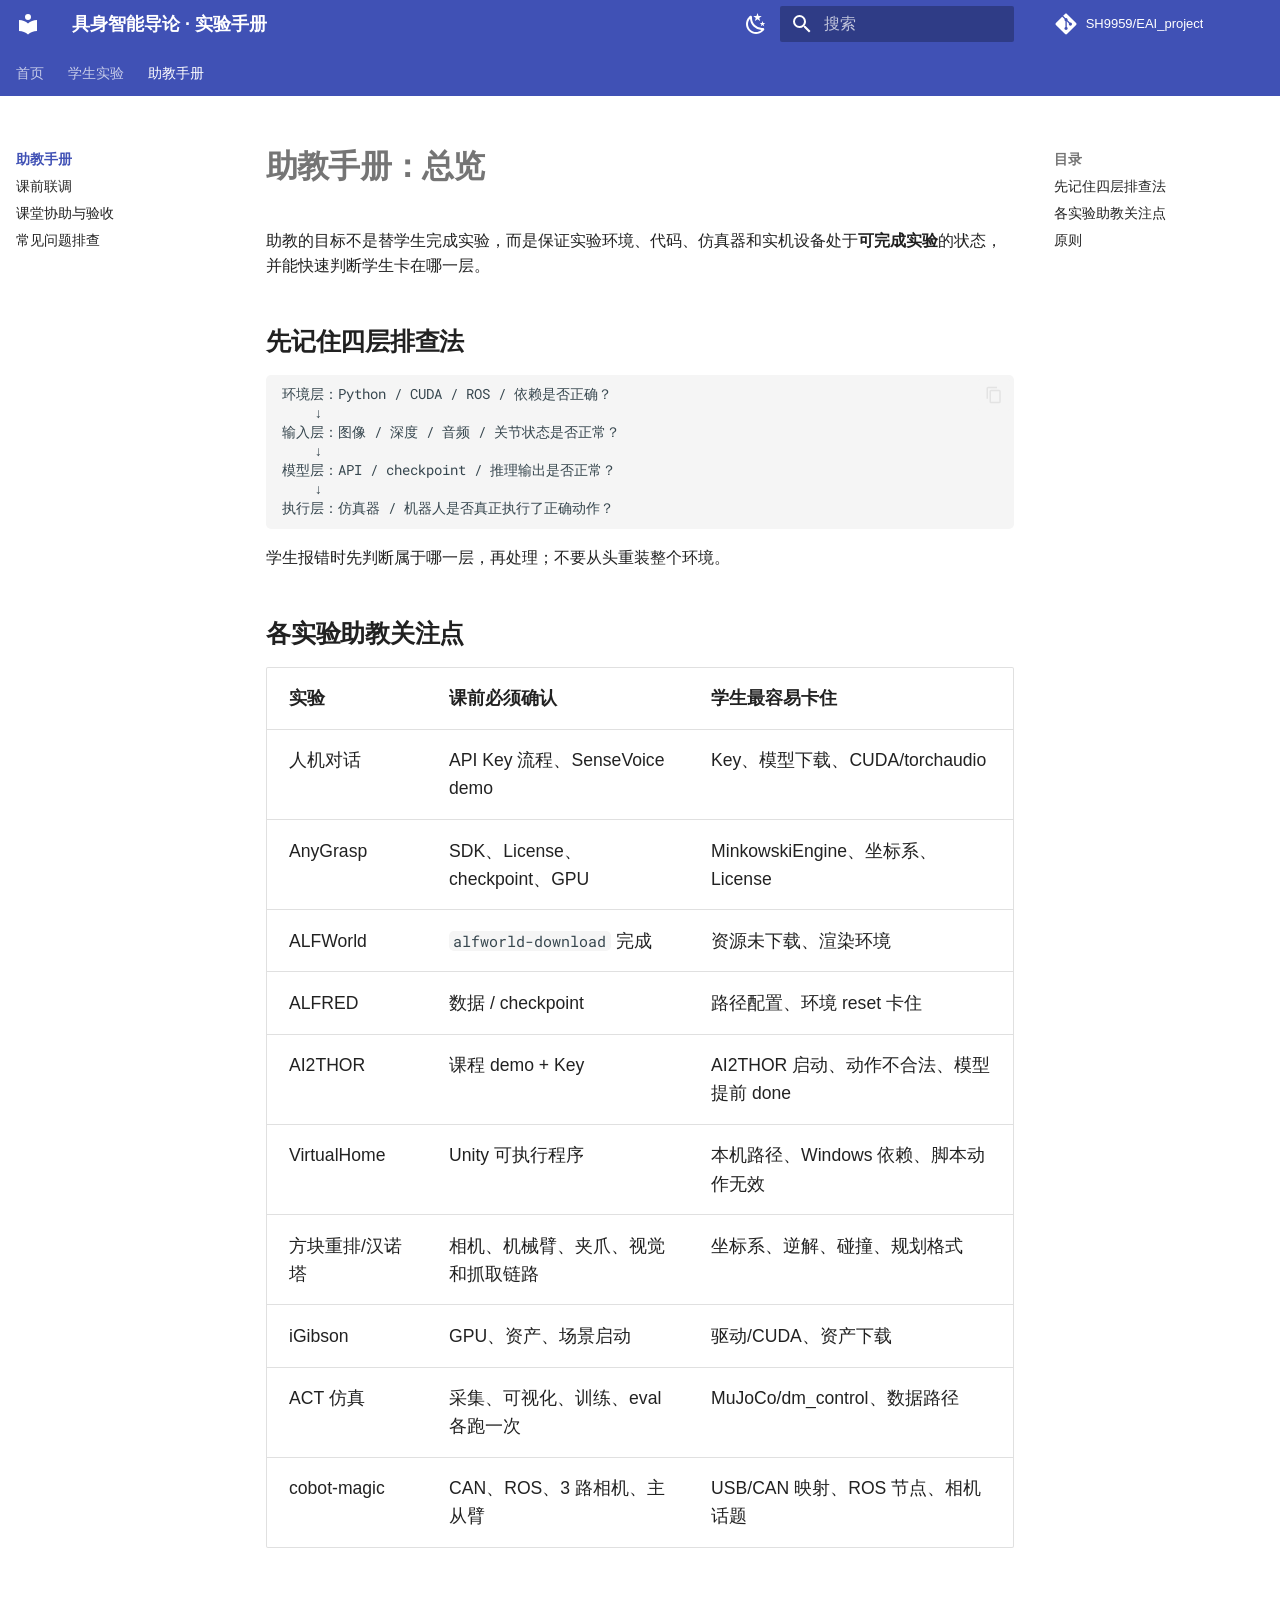
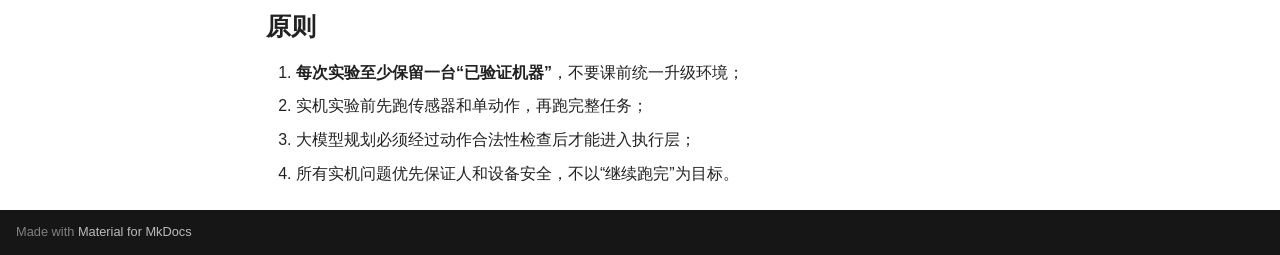
<file: ta/index.html>
<!doctype html>
<html lang="zh" class="no-js">
  <head>
    
      <meta charset="utf-8">
      <meta name="viewport" content="width=device-width,initial-scale=1">
      
        <meta name="description" content="哈尔滨工业大学《具身智能导论》实验上手与助教手册">
      
      
        <meta name="author" content="哈尔滨工业大学具身智能课程组">
      
      
        <link rel="canonical" href="https://sh9959.github.io/EAI_experiment_handbook/ta/">
      
      
        <link rel="prev" href="../student/ch5-imitation/">
      
      
        <link rel="next" href="preclass/">
      
      
        
      
      
      <link rel="icon" href="../assets/images/favicon.png">
      <meta name="generator" content="mkdocs-1.6.1, mkdocs-material-9.7.7">
    
    
      
        <title>助教总览 - 具身智能导论 · 实验手册</title>
      
    
    
      <link rel="stylesheet" href="../assets/stylesheets/main.ec1eaa64.min.css">
      
        
        <link rel="stylesheet" href="../assets/stylesheets/palette.ab4e12ef.min.css">
      
      


    
    
      
    
    
      
        
        
        <link rel="preconnect" href="https://fonts.gstatic.com" crossorigin>
        <link rel="stylesheet" href="https://fonts.googleapis.com/css?family=Roboto:300,300i,400,400i,700,700i%7CRoboto+Mono:400,400i,700,700i&display=fallback">
        <style>:root{--md-text-font:"Roboto";--md-code-font:"Roboto Mono"}</style>
      
    
    
      <link rel="stylesheet" href="../stylesheets/extra.css">
    
    <script>__md_scope=new URL("..",location),__md_hash=e=>[...e].reduce(((e,_)=>(e<<5)-e+_.charCodeAt(0)),0),__md_get=(e,_=localStorage,t=__md_scope)=>JSON.parse(_.getItem(t.pathname+"."+e)),__md_set=(e,_,t=localStorage,a=__md_scope)=>{try{t.setItem(a.pathname+"."+e,JSON.stringify(_))}catch(e){}}</script>
    
      

    
    
  </head>
  
  
    
    
      
    
    
    
    
    <body dir="ltr" data-md-color-scheme="default" data-md-color-primary="indigo" data-md-color-accent="indigo">
  
    
    <input class="md-toggle" data-md-toggle="drawer" type="checkbox" id="__drawer" autocomplete="off">
    <input class="md-toggle" data-md-toggle="search" type="checkbox" id="__search" autocomplete="off">
    <label class="md-overlay" for="__drawer"></label>
    <div data-md-component="skip">
      
        
        <a href="#_1" class="md-skip">
          跳转至
        </a>
      
    </div>
    <div data-md-component="announce">
      
    </div>
    
    
      

<header class="md-header" data-md-component="header">
  <nav class="md-header__inner md-grid" aria-label="页眉">
    <a href=".." title="具身智能导论 · 实验手册" class="md-header__button md-logo" aria-label="具身智能导论 · 实验手册" data-md-component="logo">
      
  
  <svg xmlns="http://www.w3.org/2000/svg" viewBox="0 0 24 24"><path d="M12 8a3 3 0 0 0 3-3 3 3 0 0 0-3-3 3 3 0 0 0-3 3 3 3 0 0 0 3 3m0 3.54C9.64 9.35 6.5 8 3 8v11c3.5 0 6.64 1.35 9 3.54 2.36-2.19 5.5-3.54 9-3.54V8c-3.5 0-6.64 1.35-9 3.54"/></svg>

    </a>
    <label class="md-header__button md-icon" for="__drawer">
      
      <svg xmlns="http://www.w3.org/2000/svg" viewBox="0 0 24 24"><path d="M3 6h18v2H3zm0 5h18v2H3zm0 5h18v2H3z"/></svg>
    </label>
    <div class="md-header__title" data-md-component="header-title">
      <div class="md-header__ellipsis">
        <div class="md-header__topic">
          <span class="md-ellipsis">
            具身智能导论 · 实验手册
          </span>
        </div>
        <div class="md-header__topic" data-md-component="header-topic">
          <span class="md-ellipsis">
            
              助教总览
            
          </span>
        </div>
      </div>
    </div>
    
      
        <form class="md-header__option" data-md-component="palette">
  
    
    
    
    <input class="md-option" data-md-color-media="(prefers-color-scheme: light)" data-md-color-scheme="default" data-md-color-primary="indigo" data-md-color-accent="indigo"  aria-label="切换到深色模式"  type="radio" name="__palette" id="__palette_0">
    
      <label class="md-header__button md-icon" title="切换到深色模式" for="__palette_1" hidden>
        <svg xmlns="http://www.w3.org/2000/svg" viewBox="0 0 24 24"><path d="m17.75 4.09-2.53 1.94.91 3.06-2.63-1.81-2.63 1.81.91-3.06-2.53-1.94L12.44 4l1.06-3 1.06 3zm3.5 6.91-1.64 1.25.59 1.98-1.7-1.17-1.7 1.17.59-1.98L15.75 11l2.06-.05L18.5 9l.69 1.95zm-2.28 4.95c.83-.08 1.72 1.1 1.19 1.85-.32.45-.66.87-1.08 1.27C15.17 23 8.84 23 4.94 19.07c-3.91-3.9-3.91-10.24 0-14.14.4-.4.82-.76 1.27-1.08.75-.53 1.93.36 1.85 1.19-.27 2.86.69 5.83 2.89 8.02a9.96 9.96 0 0 0 8.02 2.89m-1.64 2.02a12.08 12.08 0 0 1-7.8-3.47c-2.17-2.19-3.33-5-3.49-7.82-2.81 3.14-2.7 7.96.31 10.98 3.02 3.01 7.84 3.12 10.98.31"/></svg>
      </label>
    
  
    
    
    
    <input class="md-option" data-md-color-media="(prefers-color-scheme: dark)" data-md-color-scheme="slate" data-md-color-primary="indigo" data-md-color-accent="indigo"  aria-label="切换到浅色模式"  type="radio" name="__palette" id="__palette_1">
    
      <label class="md-header__button md-icon" title="切换到浅色模式" for="__palette_0" hidden>
        <svg xmlns="http://www.w3.org/2000/svg" viewBox="0 0 24 24"><path d="M12 7a5 5 0 0 1 5 5 5 5 0 0 1-5 5 5 5 0 0 1-5-5 5 5 0 0 1 5-5m0 2a3 3 0 0 0-3 3 3 3 0 0 0 3 3 3 3 0 0 0 3-3 3 3 0 0 0-3-3m0-7 2.39 3.42C13.65 5.15 12.84 5 12 5s-1.65.15-2.39.42zM3.34 7l4.16-.35A7.2 7.2 0 0 0 5.94 8.5c-.44.74-.69 1.5-.83 2.29zm.02 10 1.76-3.77a7.131 7.131 0 0 0 2.38 4.14zM20.65 7l-1.77 3.79a7.02 7.02 0 0 0-2.38-4.15zm-.01 10-4.14.36c.59-.51 1.12-1.14 1.54-1.86.42-.73.69-1.5.83-2.29zM12 22l-2.41-3.44c.74.27 1.55.44 2.41.44.82 0 1.63-.17 2.37-.44z"/></svg>
      </label>
    
  
</form>
      
    
    
      <script>var palette=__md_get("__palette");if(palette&&palette.color){if("(prefers-color-scheme)"===palette.color.media){var media=matchMedia("(prefers-color-scheme: light)"),input=document.querySelector(media.matches?"[data-md-color-media='(prefers-color-scheme: light)']":"[data-md-color-media='(prefers-color-scheme: dark)']");palette.color.media=input.getAttribute("data-md-color-media"),palette.color.scheme=input.getAttribute("data-md-color-scheme"),palette.color.primary=input.getAttribute("data-md-color-primary"),palette.color.accent=input.getAttribute("data-md-color-accent")}for(var[key,value]of Object.entries(palette.color))document.body.setAttribute("data-md-color-"+key,value)}</script>
    
    
    
      
      
        <label class="md-header__button md-icon" for="__search">
          
          <svg xmlns="http://www.w3.org/2000/svg" viewBox="0 0 24 24"><path d="M9.5 3A6.5 6.5 0 0 1 16 9.5c0 1.61-.59 3.09-1.56 4.23l.27.27h.79l5 5-1.5 1.5-5-5v-.79l-.27-.27A6.52 6.52 0 0 1 9.5 16 6.5 6.5 0 0 1 3 9.5 6.5 6.5 0 0 1 9.5 3m0 2C7 5 5 7 5 9.5S7 14 9.5 14 14 12 14 9.5 12 5 9.5 5"/></svg>
        </label>
        <div class="md-search" data-md-component="search" role="dialog">
  <label class="md-search__overlay" for="__search"></label>
  <div class="md-search__inner" role="search">
    <form class="md-search__form" name="search">
      <input type="text" class="md-search__input" name="query" aria-label="搜索" placeholder="搜索" autocapitalize="off" autocorrect="off" autocomplete="off" spellcheck="false" data-md-component="search-query" required>
      <label class="md-search__icon md-icon" for="__search">
        
        <svg xmlns="http://www.w3.org/2000/svg" viewBox="0 0 24 24"><path d="M9.5 3A6.5 6.5 0 0 1 16 9.5c0 1.61-.59 3.09-1.56 4.23l.27.27h.79l5 5-1.5 1.5-5-5v-.79l-.27-.27A6.52 6.52 0 0 1 9.5 16 6.5 6.5 0 0 1 3 9.5 6.5 6.5 0 0 1 9.5 3m0 2C7 5 5 7 5 9.5S7 14 9.5 14 14 12 14 9.5 12 5 9.5 5"/></svg>
        
        <svg xmlns="http://www.w3.org/2000/svg" viewBox="0 0 24 24"><path d="M20 11v2H8l5.5 5.5-1.42 1.42L4.16 12l7.92-7.92L13.5 5.5 8 11z"/></svg>
      </label>
      <nav class="md-search__options" aria-label="查找">
        
        <button type="reset" class="md-search__icon md-icon" title="清空当前内容" aria-label="清空当前内容" tabindex="-1">
          
          <svg xmlns="http://www.w3.org/2000/svg" viewBox="0 0 24 24"><path d="M19 6.41 17.59 5 12 10.59 6.41 5 5 6.41 10.59 12 5 17.59 6.41 19 12 13.41 17.59 19 19 17.59 13.41 12z"/></svg>
        </button>
      </nav>
      
        <div class="md-search__suggest" data-md-component="search-suggest"></div>
      
    </form>
    <div class="md-search__output">
      <div class="md-search__scrollwrap" tabindex="0" data-md-scrollfix>
        <div class="md-search-result" data-md-component="search-result">
          <div class="md-search-result__meta">
            正在初始化搜索引擎
          </div>
          <ol class="md-search-result__list" role="presentation"></ol>
        </div>
      </div>
    </div>
  </div>
</div>
      
    
    
      <div class="md-header__source">
        <a href="https://github.com/SH9959/EAI_project" title="前往仓库" class="md-source" data-md-component="source">
  <div class="md-source__icon md-icon">
    
    <svg xmlns="http://www.w3.org/2000/svg" viewBox="0 0 448 512"><!--! Font Awesome Free 7.1.0 by @fontawesome - https://fontawesome.com License - https://fontawesome.com/license/free (Icons: CC BY 4.0, Fonts: SIL OFL 1.1, Code: MIT License) Copyright 2025 Fonticons, Inc.--><path d="M439.6 236.1 244 40.5c-5.4-5.5-12.8-8.5-20.4-8.5s-15 3-20.4 8.4L162.5 81l51.5 51.5c27.1-9.1 52.7 16.8 43.4 43.7l49.7 49.7c34.2-11.8 61.2 31 35.5 56.7-26.5 26.5-70.2-2.9-56-37.3L240.3 199v121.9c25.3 12.5 22.3 41.8 9.1 55-6.4 6.4-15.2 10.1-24.3 10.1s-17.8-3.6-24.3-10.1c-17.6-17.6-11.1-46.9 11.2-56v-123c-20.8-8.5-24.6-30.7-18.6-45L142.6 101 8.5 235.1C3 240.6 0 247.9 0 255.5s3 15 8.5 20.4l195.6 195.7c5.4 5.4 12.7 8.4 20.4 8.4s15-3 20.4-8.4l194.7-194.7c5.4-5.4 8.4-12.8 8.4-20.4s-3-15-8.4-20.4"/></svg>
  </div>
  <div class="md-source__repository">
    SH9959/EAI_project
  </div>
</a>
      </div>
    
  </nav>
  
</header>
    
    <div class="md-container" data-md-component="container">
      
      
        
          
            
<nav class="md-tabs" aria-label="标签" data-md-component="tabs">
  <div class="md-grid">
    <ul class="md-tabs__list">
      
        
  
  
  
  
    <li class="md-tabs__item">
      <a href=".." class="md-tabs__link">
        
  
  
    
  
  首页

      </a>
    </li>
  

      
        
  
  
  
  
    
    
      <li class="md-tabs__item">
        <a href="../student/" class="md-tabs__link">
          
  
  
    
  
  学生实验

        </a>
      </li>
    
  

      
        
  
  
  
    
  
  
    
    
      <li class="md-tabs__item md-tabs__item--active">
        <a href="./" class="md-tabs__link">
          
  
  
    
  
  助教手册

        </a>
      </li>
    
  

      
    </ul>
  </div>
</nav>
          
        
      
      <main class="md-main" data-md-component="main">
        <div class="md-main__inner md-grid">
          
            
              
              <div class="md-sidebar md-sidebar--primary" data-md-component="sidebar" data-md-type="navigation" >
                <div class="md-sidebar__scrollwrap">
                  <div class="md-sidebar__inner">
                    


  


<nav class="md-nav md-nav--primary md-nav--lifted" aria-label="导航栏" data-md-level="0">
  <label class="md-nav__title" for="__drawer">
    <a href=".." title="具身智能导论 · 实验手册" class="md-nav__button md-logo" aria-label="具身智能导论 · 实验手册" data-md-component="logo">
      
  
  <svg xmlns="http://www.w3.org/2000/svg" viewBox="0 0 24 24"><path d="M12 8a3 3 0 0 0 3-3 3 3 0 0 0-3-3 3 3 0 0 0-3 3 3 3 0 0 0 3 3m0 3.54C9.64 9.35 6.5 8 3 8v11c3.5 0 6.64 1.35 9 3.54 2.36-2.19 5.5-3.54 9-3.54V8c-3.5 0-6.64 1.35-9 3.54"/></svg>

    </a>
    具身智能导论 · 实验手册
  </label>
  
    <div class="md-nav__source">
      <a href="https://github.com/SH9959/EAI_project" title="前往仓库" class="md-source" data-md-component="source">
  <div class="md-source__icon md-icon">
    
    <svg xmlns="http://www.w3.org/2000/svg" viewBox="0 0 448 512"><!--! Font Awesome Free 7.1.0 by @fontawesome - https://fontawesome.com License - https://fontawesome.com/license/free (Icons: CC BY 4.0, Fonts: SIL OFL 1.1, Code: MIT License) Copyright 2025 Fonticons, Inc.--><path d="M439.6 236.1 244 40.5c-5.4-5.5-12.8-8.5-20.4-8.5s-15 3-20.4 8.4L162.5 81l51.5 51.5c27.1-9.1 52.7 16.8 43.4 43.7l49.7 49.7c34.2-11.8 61.2 31 35.5 56.7-26.5 26.5-70.2-2.9-56-37.3L240.3 199v121.9c25.3 12.5 22.3 41.8 9.1 55-6.4 6.4-15.2 10.1-24.3 10.1s-17.8-3.6-24.3-10.1c-17.6-17.6-11.1-46.9 11.2-56v-123c-20.8-8.5-24.6-30.7-18.6-45L142.6 101 8.5 235.1C3 240.6 0 247.9 0 255.5s3 15 8.5 20.4l195.6 195.7c5.4 5.4 12.7 8.4 20.4 8.4s15-3 20.4-8.4l194.7-194.7c5.4-5.4 8.4-12.8 8.4-20.4s-3-15-8.4-20.4"/></svg>
  </div>
  <div class="md-source__repository">
    SH9959/EAI_project
  </div>
</a>
    </div>
  
  <ul class="md-nav__list" data-md-scrollfix>
    
      
      
  
  
  
  
    <li class="md-nav__item">
      <a href=".." class="md-nav__link">
        
  
  
  <span class="md-ellipsis">
    
  
    首页
  

    
  </span>
  
  

      </a>
    </li>
  

    
      
      
  
  
  
  
    
    
      
        
          
        
      
        
      
        
      
        
      
        
      
        
      
        
      
        
      
    
    
    
      
      
        
      
    
    
    <li class="md-nav__item md-nav__item--nested">
      
        
        
        <input class="md-nav__toggle md-toggle " type="checkbox" id="__nav_2" >
        
          
          <div class="md-nav__link md-nav__container">
            <a href="../student/" class="md-nav__link ">
              
  
  
  <span class="md-ellipsis">
    
  
    学生实验
  

    
  </span>
  
  

            </a>
            
              
              <label class="md-nav__link " for="__nav_2" id="__nav_2_label" tabindex="0">
                <span class="md-nav__icon md-icon"></span>
              </label>
            
          </div>
        
        <nav class="md-nav" data-md-level="1" aria-labelledby="__nav_2_label" aria-expanded="false">
          <label class="md-nav__title" for="__nav_2">
            <span class="md-nav__icon md-icon"></span>
            
  
    学生实验
  

          </label>
          <ul class="md-nav__list" data-md-scrollfix>
            
              
            
              
                
  
  
  
  
    <li class="md-nav__item">
      <a href="../student/setup/" class="md-nav__link">
        
  
  
  <span class="md-ellipsis">
    
  
    开始实验前
  

    
  </span>
  
  

      </a>
    </li>
  

              
            
              
                
  
  
  
  
    <li class="md-nav__item">
      <a href="../student/ch3-dialogue/" class="md-nav__link">
        
  
  
  <span class="md-ellipsis">
    
  
    第3章 · 人机对话与多模态交互
  

    
  </span>
  
  

      </a>
    </li>
  

              
            
              
                
  
  
  
  
    <li class="md-nav__item">
      <a href="../student/ch3-grasp/" class="md-nav__link">
        
  
  
  <span class="md-ellipsis">
    
  
    第3章 · AnyGrasp 抓取
  

    
  </span>
  
  

      </a>
    </li>
  

              
            
              
                
  
  
  
  
    <li class="md-nav__item">
      <a href="../student/ch4-planning/" class="md-nav__link">
        
  
  
  <span class="md-ellipsis">
    
  
    第4章 · 仿真任务规划
  

    
  </span>
  
  

      </a>
    </li>
  

              
            
              
                
  
  
  
  
    <li class="md-nav__item">
      <a href="../student/ch4-real/" class="md-nav__link">
        
  
  
  <span class="md-ellipsis">
    
  
    第4章 · 实机任务规划
  

    
  </span>
  
  

      </a>
    </li>
  

              
            
              
                
  
  
  
  
    <li class="md-nav__item">
      <a href="../student/ch4-navigation/" class="md-nav__link">
        
  
  
  <span class="md-ellipsis">
    
  
    第4章 · iGibson 具身导航
  

    
  </span>
  
  

      </a>
    </li>
  

              
            
              
                
  
  
  
  
    <li class="md-nav__item">
      <a href="../student/ch5-imitation/" class="md-nav__link">
        
  
  
  <span class="md-ellipsis">
    
  
    第5章 · ACT 模仿学习
  

    
  </span>
  
  

      </a>
    </li>
  

              
            
          </ul>
        </nav>
      
    </li>
  

    
      
      
  
  
    
  
  
  
    
    
      
        
          
        
      
        
      
        
      
        
      
    
    
    
      
        
        
      
      
        
      
    
    
    <li class="md-nav__item md-nav__item--active md-nav__item--section md-nav__item--nested">
      
        
        
        <input class="md-nav__toggle md-toggle " type="checkbox" id="__nav_3" checked>
        
          
          <div class="md-nav__link md-nav__container">
            <a href="./" class="md-nav__link md-nav__link--active">
              
  
  
  <span class="md-ellipsis">
    
  
    助教手册
  

    
  </span>
  
  

            </a>
            
              
              <label class="md-nav__link md-nav__link--active" for="__nav_3" id="__nav_3_label" tabindex="">
                <span class="md-nav__icon md-icon"></span>
              </label>
            
          </div>
        
        <nav class="md-nav" data-md-level="1" aria-labelledby="__nav_3_label" aria-expanded="true">
          <label class="md-nav__title" for="__nav_3">
            <span class="md-nav__icon md-icon"></span>
            
  
    助教手册
  

          </label>
          <ul class="md-nav__list" data-md-scrollfix>
            
              
            
              
                
  
  
  
  
    <li class="md-nav__item">
      <a href="preclass/" class="md-nav__link">
        
  
  
  <span class="md-ellipsis">
    
  
    课前联调
  

    
  </span>
  
  

      </a>
    </li>
  

              
            
              
                
  
  
  
  
    <li class="md-nav__item">
      <a href="grading/" class="md-nav__link">
        
  
  
  <span class="md-ellipsis">
    
  
    课堂协助与验收
  

    
  </span>
  
  

      </a>
    </li>
  

              
            
              
                
  
  
  
  
    <li class="md-nav__item">
      <a href="troubleshooting/" class="md-nav__link">
        
  
  
  <span class="md-ellipsis">
    
  
    常见问题排查
  

    
  </span>
  
  

      </a>
    </li>
  

              
            
          </ul>
        </nav>
      
    </li>
  

    
  </ul>
</nav>
                  </div>
                </div>
              </div>
            
            
              
              <div class="md-sidebar md-sidebar--secondary" data-md-component="sidebar" data-md-type="toc" >
                <div class="md-sidebar__scrollwrap">
                  <div class="md-sidebar__inner">
                    

<nav class="md-nav md-nav--secondary" aria-label="目录">
  
  
  
    
  
  
    <label class="md-nav__title" for="__toc">
      <span class="md-nav__icon md-icon"></span>
      目录
    </label>
    <ul class="md-nav__list" data-md-component="toc" data-md-scrollfix>
      
        <li class="md-nav__item">
  <a href="#_2" class="md-nav__link">
    <span class="md-ellipsis">
      
        先记住四层排查法
      
    </span>
  </a>
  
</li>
      
        <li class="md-nav__item">
  <a href="#_3" class="md-nav__link">
    <span class="md-ellipsis">
      
        各实验助教关注点
      
    </span>
  </a>
  
</li>
      
        <li class="md-nav__item">
  <a href="#_4" class="md-nav__link">
    <span class="md-ellipsis">
      
        原则
      
    </span>
  </a>
  
</li>
      
    </ul>
  
</nav>
                  </div>
                </div>
              </div>
            
          
          
            <div class="md-content" data-md-component="content">
              
              <article class="md-content__inner md-typeset">
                
                  


  
  


<h1 id="_1">助教手册：总览<a class="headerlink" href="#_1" title="Permanent link">&para;</a></h1>
<p>助教的目标不是替学生完成实验，而是保证实验环境、代码、仿真器和实机设备处于<strong>可完成实验</strong>的状态，并能快速判断学生卡在哪一层。</p>
<h2 id="_2">先记住四层排查法<a class="headerlink" href="#_2" title="Permanent link">&para;</a></h2>
<div class="highlight"><pre><span></span><code><a id="__codelineno-0-1" name="__codelineno-0-1" href="#__codelineno-0-1"></a>环境层：Python / CUDA / ROS / 依赖是否正确？
<a id="__codelineno-0-2" name="__codelineno-0-2" href="#__codelineno-0-2"></a>    ↓
<a id="__codelineno-0-3" name="__codelineno-0-3" href="#__codelineno-0-3"></a>输入层：图像 / 深度 / 音频 / 关节状态是否正常？
<a id="__codelineno-0-4" name="__codelineno-0-4" href="#__codelineno-0-4"></a>    ↓
<a id="__codelineno-0-5" name="__codelineno-0-5" href="#__codelineno-0-5"></a>模型层：API / checkpoint / 推理输出是否正常？
<a id="__codelineno-0-6" name="__codelineno-0-6" href="#__codelineno-0-6"></a>    ↓
<a id="__codelineno-0-7" name="__codelineno-0-7" href="#__codelineno-0-7"></a>执行层：仿真器 / 机器人是否真正执行了正确动作？
</code></pre></div>
<p>学生报错时先判断属于哪一层，再处理；不要从头重装整个环境。</p>
<h2 id="_3">各实验助教关注点<a class="headerlink" href="#_3" title="Permanent link">&para;</a></h2>
<table>
<thead>
<tr>
<th>实验</th>
<th>课前必须确认</th>
<th>学生最容易卡住</th>
</tr>
</thead>
<tbody>
<tr>
<td>人机对话</td>
<td>API Key 流程、SenseVoice demo</td>
<td>Key、模型下载、CUDA/torchaudio</td>
</tr>
<tr>
<td>AnyGrasp</td>
<td>SDK、License、checkpoint、GPU</td>
<td>MinkowskiEngine、坐标系、License</td>
</tr>
<tr>
<td>ALFWorld</td>
<td><code>alfworld-download</code> 完成</td>
<td>资源未下载、渲染环境</td>
</tr>
<tr>
<td>ALFRED</td>
<td>数据 / checkpoint</td>
<td>路径配置、环境 reset 卡住</td>
</tr>
<tr>
<td>AI2THOR</td>
<td>课程 demo + Key</td>
<td>AI2THOR 启动、动作不合法、模型提前 done</td>
</tr>
<tr>
<td>VirtualHome</td>
<td>Unity 可执行程序</td>
<td>本机路径、Windows 依赖、脚本动作无效</td>
</tr>
<tr>
<td>方块重排/汉诺塔</td>
<td>相机、机械臂、夹爪、视觉和抓取链路</td>
<td>坐标系、逆解、碰撞、规划格式</td>
</tr>
<tr>
<td>iGibson</td>
<td>GPU、资产、场景启动</td>
<td>驱动/CUDA、资产下载</td>
</tr>
<tr>
<td>ACT 仿真</td>
<td>采集、可视化、训练、eval 各跑一次</td>
<td>MuJoCo/dm_control、数据路径</td>
</tr>
<tr>
<td>cobot-magic</td>
<td>CAN、ROS、3 路相机、主从臂</td>
<td>USB/CAN 映射、ROS 节点、相机话题</td>
</tr>
</tbody>
</table>
<h2 id="_4">原则<a class="headerlink" href="#_4" title="Permanent link">&para;</a></h2>
<ol>
<li><strong>每次实验至少保留一台“已验证机器”</strong>，不要课前统一升级环境；</li>
<li>实机实验前先跑传感器和单动作，再跑完整任务；</li>
<li>大模型规划必须经过动作合法性检查后才能进入执行层；</li>
<li>所有实机问题优先保证人和设备安全，不以“继续跑完”为目标。</li>
</ol>












                
              </article>
            </div>
          
          
<script>var target=document.getElementById(location.hash.slice(1));target&&target.name&&(target.checked=target.name.startsWith("__tabbed_"))</script>
        </div>
        
          <button type="button" class="md-top md-icon" data-md-component="top" hidden>
  
  <svg xmlns="http://www.w3.org/2000/svg" viewBox="0 0 24 24"><path d="M13 20h-2V8l-5.5 5.5-1.42-1.42L12 4.16l7.92 7.92-1.42 1.42L13 8z"/></svg>
  回到页面顶部
</button>
        
      </main>
      
        <footer class="md-footer">
  
  <div class="md-footer-meta md-typeset">
    <div class="md-footer-meta__inner md-grid">
      <div class="md-copyright">
  
  
    Made with
    <a href="https://squidfunk.github.io/mkdocs-material/" target="_blank" rel="noopener">
      Material for MkDocs
    </a>
  
</div>
      
    </div>
  </div>
</footer>
      
    </div>
    <div class="md-dialog" data-md-component="dialog">
      <div class="md-dialog__inner md-typeset"></div>
    </div>
    
    
    
      
      
      <script id="__config" type="application/json">{"annotate": null, "base": "..", "features": ["navigation.tabs", "navigation.sections", "navigation.indexes", "navigation.top", "navigation.tracking", "toc.follow", "content.code.copy", "content.code.annotate", "search.suggest", "search.highlight"], "search": "../assets/javascripts/workers/search.2c215733.min.js", "tags": null, "translations": {"clipboard.copied": "\u5df2\u590d\u5236", "clipboard.copy": "\u590d\u5236", "search.result.more.one": "\u5728\u8be5\u9875\u4e0a\u8fd8\u6709 1 \u4e2a\u7b26\u5408\u6761\u4ef6\u7684\u7ed3\u679c", "search.result.more.other": "\u5728\u8be5\u9875\u4e0a\u8fd8\u6709 # \u4e2a\u7b26\u5408\u6761\u4ef6\u7684\u7ed3\u679c", "search.result.none": "\u6ca1\u6709\u627e\u5230\u7b26\u5408\u6761\u4ef6\u7684\u7ed3\u679c", "search.result.one": "\u627e\u5230 1 \u4e2a\u7b26\u5408\u6761\u4ef6\u7684\u7ed3\u679c", "search.result.other": "# \u4e2a\u7b26\u5408\u6761\u4ef6\u7684\u7ed3\u679c", "search.result.placeholder": "\u952e\u5165\u4ee5\u5f00\u59cb\u641c\u7d22", "search.result.term.missing": "\u7f3a\u5c11", "select.version": "\u9009\u62e9\u5f53\u524d\u7248\u672c"}, "version": null}</script>
    
    
      <script src="../assets/javascripts/bundle.d7400e89.min.js"></script>
      
    
  </body>
</html>
</file>
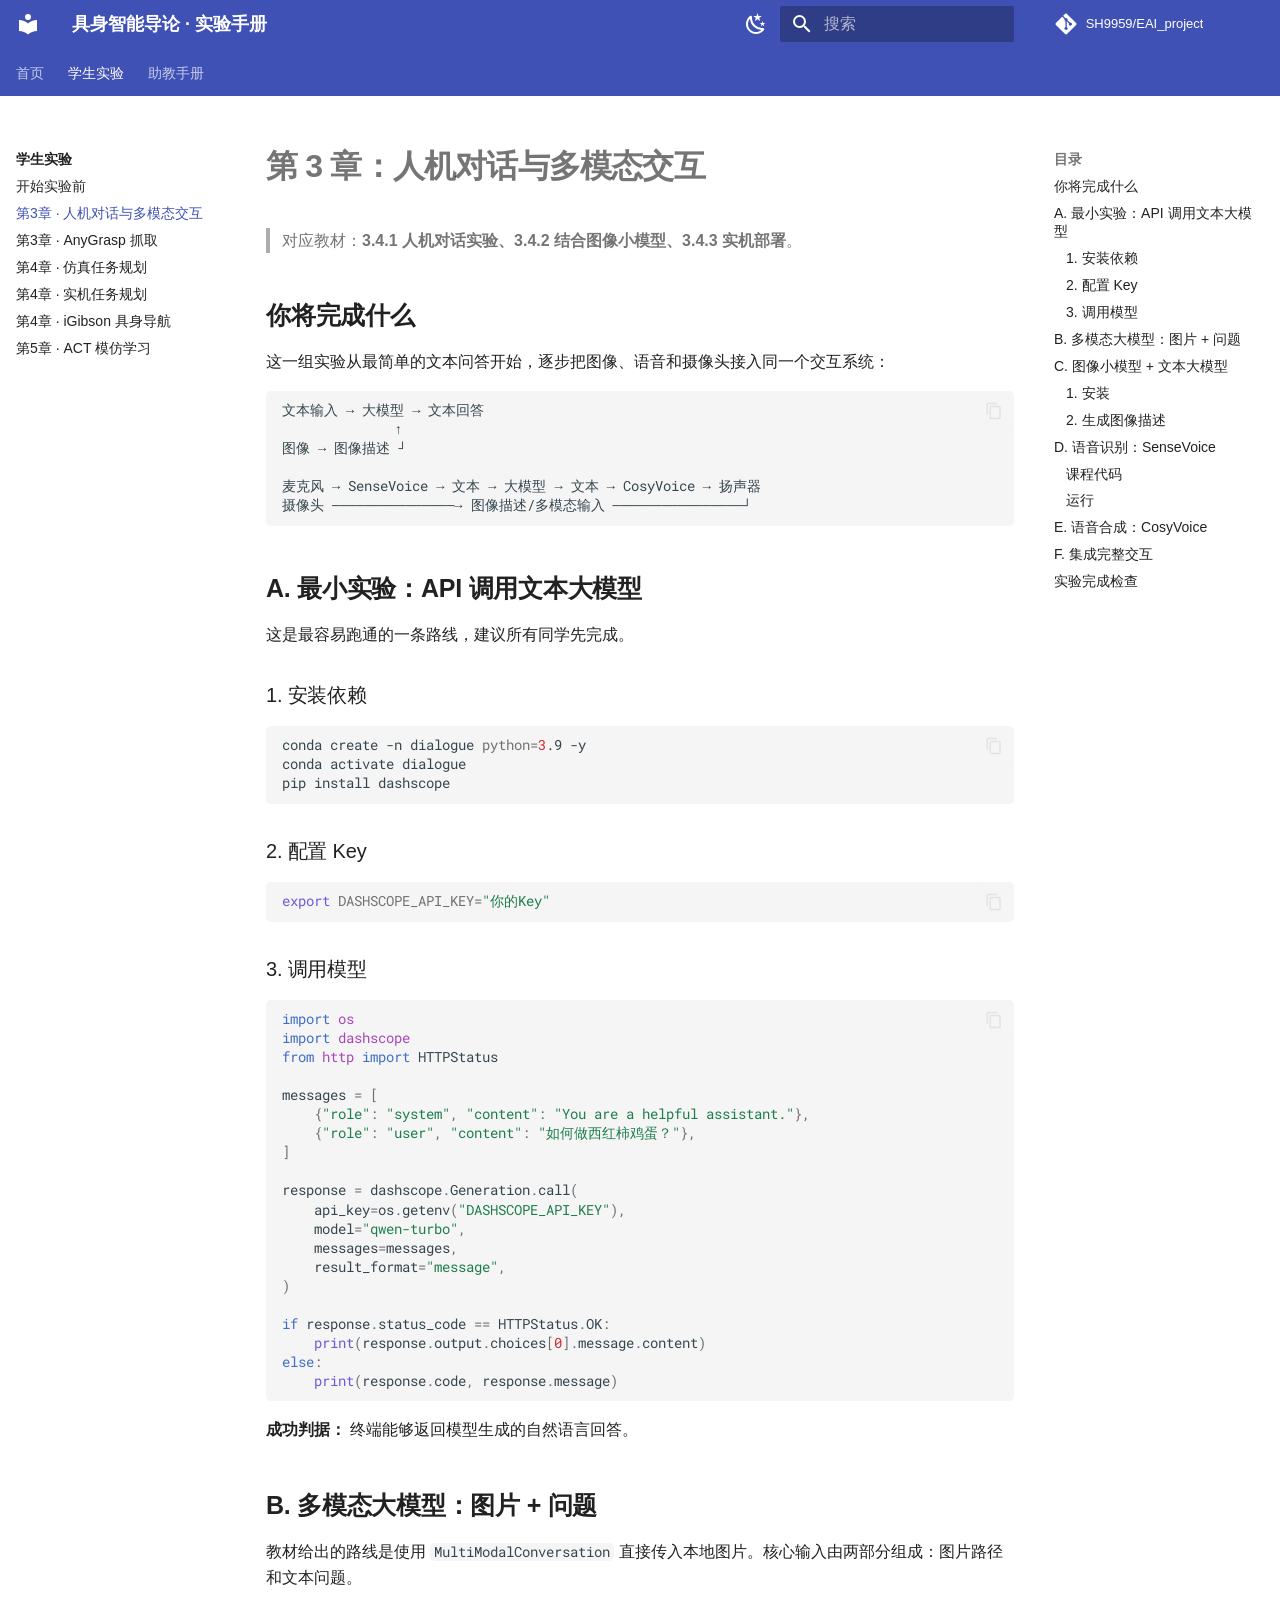
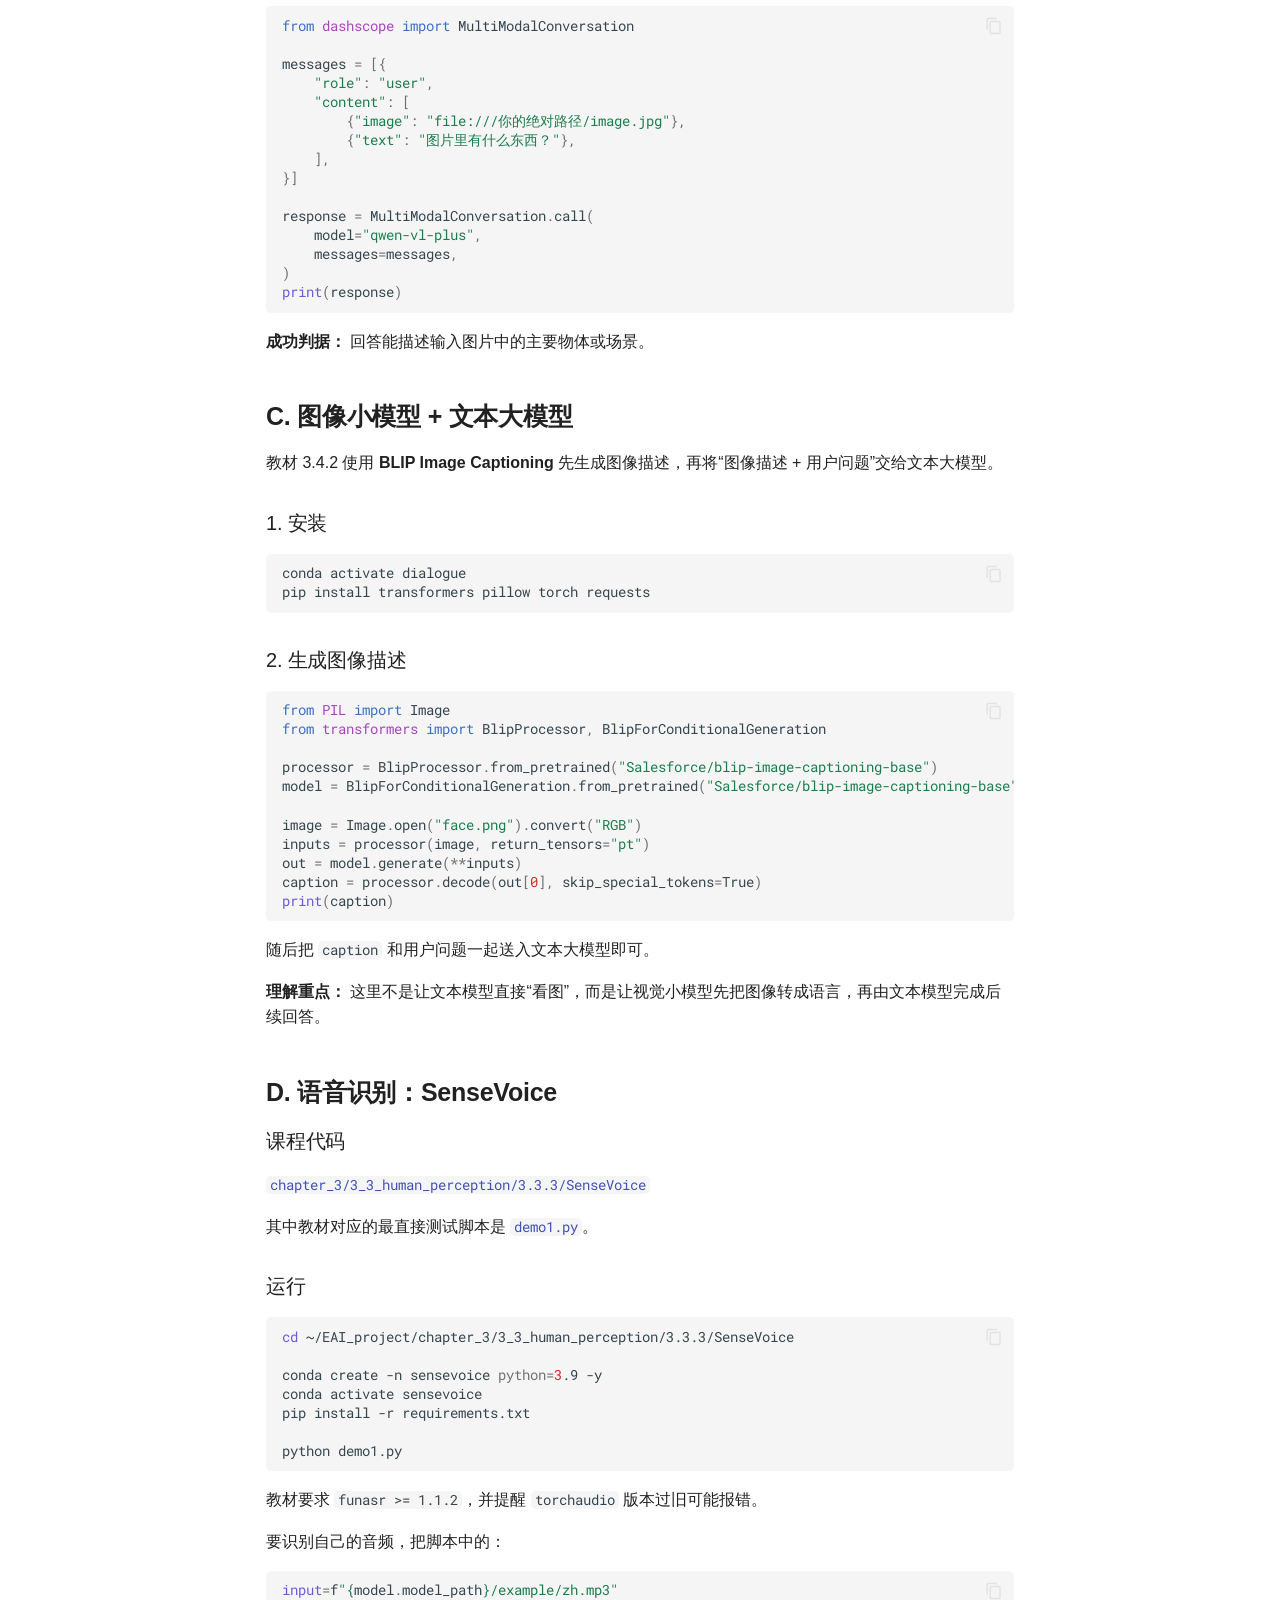
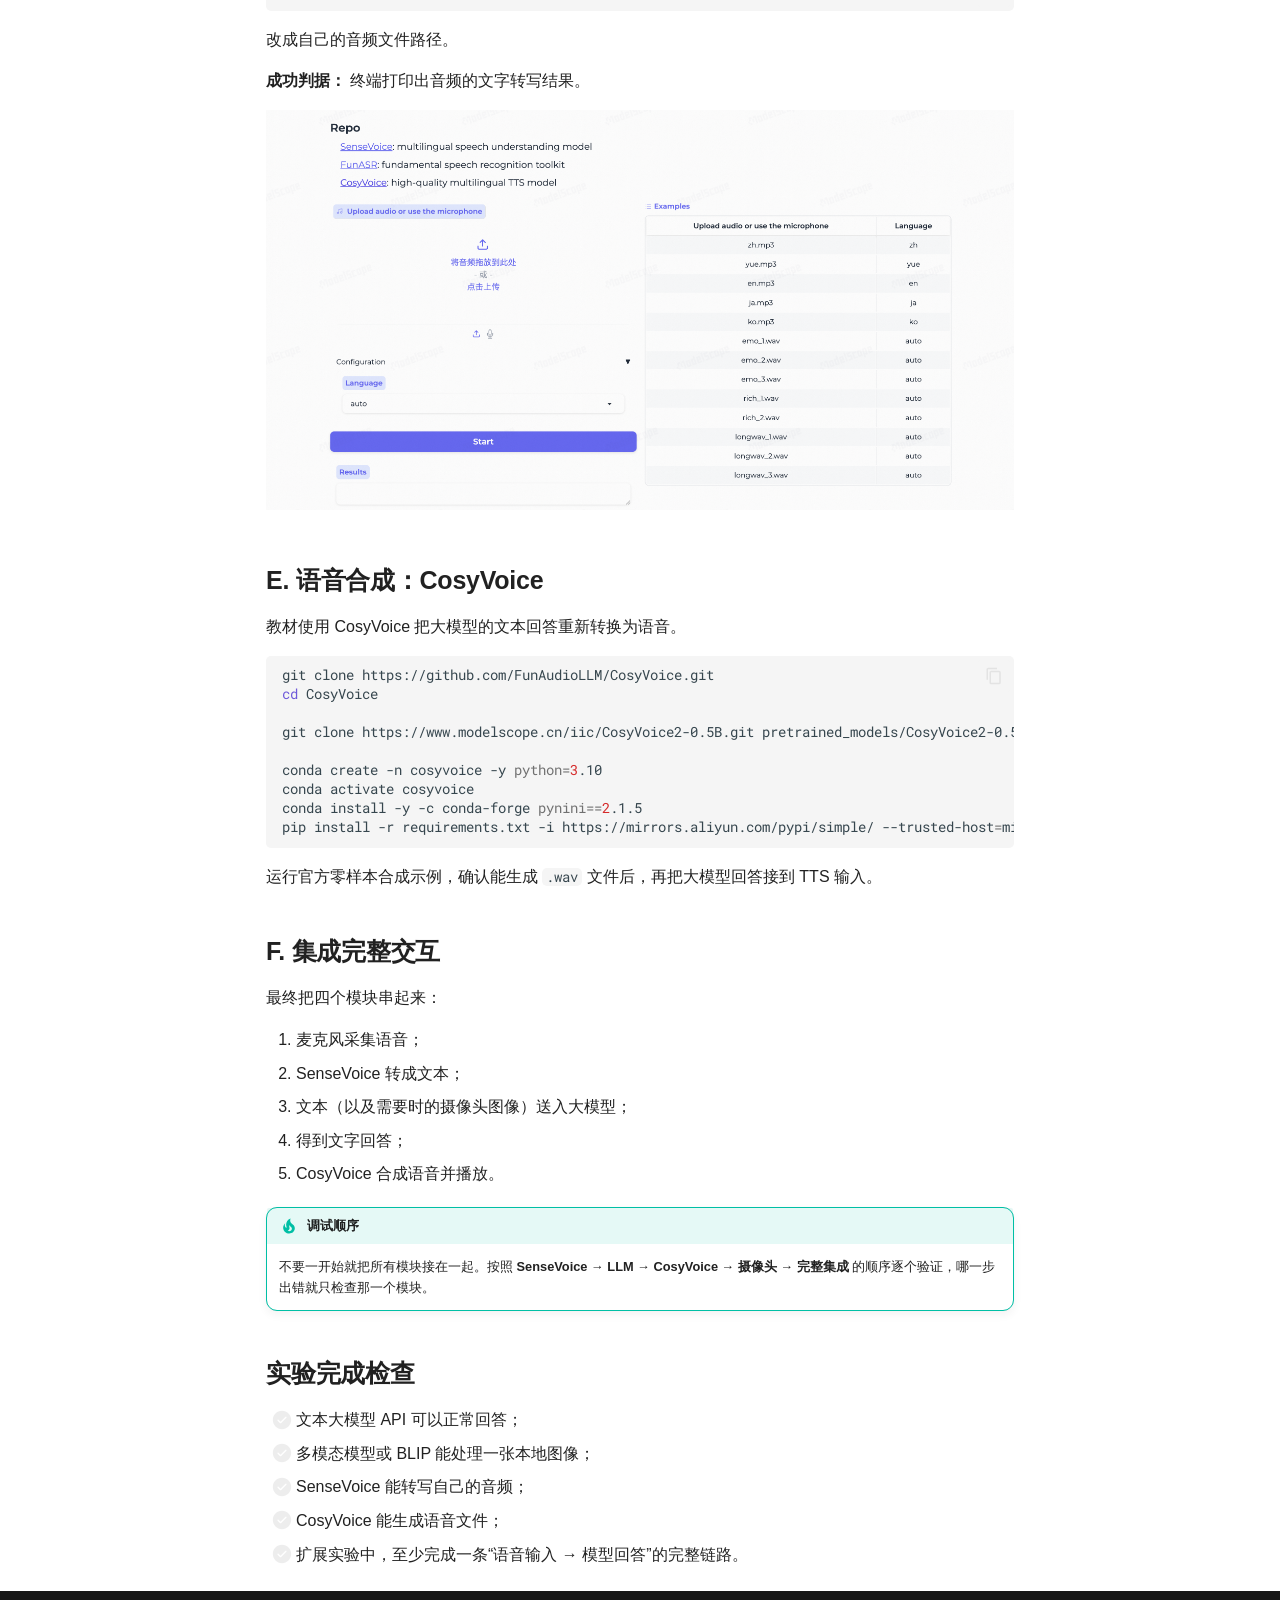
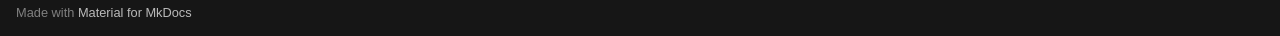
<file: student/ch3-dialogue/index.html>
<!doctype html>
<html lang="zh" class="no-js">
  <head>
    
      <meta charset="utf-8">
      <meta name="viewport" content="width=device-width,initial-scale=1">
      
        <meta name="description" content="哈尔滨工业大学《具身智能导论》实验上手与助教手册">
      
      
        <meta name="author" content="哈尔滨工业大学具身智能课程组">
      
      
        <link rel="canonical" href="https://sh9959.github.io/EAI_experiment_handbook/student/ch3-dialogue/">
      
      
        <link rel="prev" href="../setup/">
      
      
        <link rel="next" href="../ch3-grasp/">
      
      
        
      
      
      <link rel="icon" href="../../assets/images/favicon.png">
      <meta name="generator" content="mkdocs-1.6.1, mkdocs-material-9.7.7">
    
    
      
        <title>第3章 · 人机对话与多模态交互 - 具身智能导论 · 实验手册</title>
      
    
    
      <link rel="stylesheet" href="../../assets/stylesheets/main.ec1eaa64.min.css">
      
        
        <link rel="stylesheet" href="../../assets/stylesheets/palette.ab4e12ef.min.css">
      
      


    
    
      
    
    
      
        
        
        <link rel="preconnect" href="https://fonts.gstatic.com" crossorigin>
        <link rel="stylesheet" href="https://fonts.googleapis.com/css?family=Roboto:300,300i,400,400i,700,700i%7CRoboto+Mono:400,400i,700,700i&display=fallback">
        <style>:root{--md-text-font:"Roboto";--md-code-font:"Roboto Mono"}</style>
      
    
    
      <link rel="stylesheet" href="../../stylesheets/extra.css">
    
    <script>__md_scope=new URL("../..",location),__md_hash=e=>[...e].reduce(((e,_)=>(e<<5)-e+_.charCodeAt(0)),0),__md_get=(e,_=localStorage,t=__md_scope)=>JSON.parse(_.getItem(t.pathname+"."+e)),__md_set=(e,_,t=localStorage,a=__md_scope)=>{try{t.setItem(a.pathname+"."+e,JSON.stringify(_))}catch(e){}}</script>
    
      

    
    
  </head>
  
  
    
    
      
    
    
    
    
    <body dir="ltr" data-md-color-scheme="default" data-md-color-primary="indigo" data-md-color-accent="indigo">
  
    
    <input class="md-toggle" data-md-toggle="drawer" type="checkbox" id="__drawer" autocomplete="off">
    <input class="md-toggle" data-md-toggle="search" type="checkbox" id="__search" autocomplete="off">
    <label class="md-overlay" for="__drawer"></label>
    <div data-md-component="skip">
      
        
        <a href="#3" class="md-skip">
          跳转至
        </a>
      
    </div>
    <div data-md-component="announce">
      
    </div>
    
    
      

<header class="md-header" data-md-component="header">
  <nav class="md-header__inner md-grid" aria-label="页眉">
    <a href="../.." title="具身智能导论 · 实验手册" class="md-header__button md-logo" aria-label="具身智能导论 · 实验手册" data-md-component="logo">
      
  
  <svg xmlns="http://www.w3.org/2000/svg" viewBox="0 0 24 24"><path d="M12 8a3 3 0 0 0 3-3 3 3 0 0 0-3-3 3 3 0 0 0-3 3 3 3 0 0 0 3 3m0 3.54C9.64 9.35 6.5 8 3 8v11c3.5 0 6.64 1.35 9 3.54 2.36-2.19 5.5-3.54 9-3.54V8c-3.5 0-6.64 1.35-9 3.54"/></svg>

    </a>
    <label class="md-header__button md-icon" for="__drawer">
      
      <svg xmlns="http://www.w3.org/2000/svg" viewBox="0 0 24 24"><path d="M3 6h18v2H3zm0 5h18v2H3zm0 5h18v2H3z"/></svg>
    </label>
    <div class="md-header__title" data-md-component="header-title">
      <div class="md-header__ellipsis">
        <div class="md-header__topic">
          <span class="md-ellipsis">
            具身智能导论 · 实验手册
          </span>
        </div>
        <div class="md-header__topic" data-md-component="header-topic">
          <span class="md-ellipsis">
            
              第3章 · 人机对话与多模态交互
            
          </span>
        </div>
      </div>
    </div>
    
      
        <form class="md-header__option" data-md-component="palette">
  
    
    
    
    <input class="md-option" data-md-color-media="(prefers-color-scheme: light)" data-md-color-scheme="default" data-md-color-primary="indigo" data-md-color-accent="indigo"  aria-label="切换到深色模式"  type="radio" name="__palette" id="__palette_0">
    
      <label class="md-header__button md-icon" title="切换到深色模式" for="__palette_1" hidden>
        <svg xmlns="http://www.w3.org/2000/svg" viewBox="0 0 24 24"><path d="m17.75 4.09-2.53 1.94.91 3.06-2.63-1.81-2.63 1.81.91-3.06-2.53-1.94L12.44 4l1.06-3 1.06 3zm3.5 6.91-1.64 1.25.59 1.98-1.7-1.17-1.7 1.17.59-1.98L15.75 11l2.06-.05L18.5 9l.69 1.95zm-2.28 4.95c.83-.08 1.72 1.1 1.19 1.85-.32.45-.66.87-1.08 1.27C15.17 23 8.84 23 4.94 19.07c-3.91-3.9-3.91-10.24 0-14.14.4-.4.82-.76 1.27-1.08.75-.53 1.93.36 1.85 1.19-.27 2.86.69 5.83 2.89 8.02a9.96 9.96 0 0 0 8.02 2.89m-1.64 2.02a12.08 12.08 0 0 1-7.8-3.47c-2.17-2.19-3.33-5-3.49-7.82-2.81 3.14-2.7 7.96.31 10.98 3.02 3.01 7.84 3.12 10.98.31"/></svg>
      </label>
    
  
    
    
    
    <input class="md-option" data-md-color-media="(prefers-color-scheme: dark)" data-md-color-scheme="slate" data-md-color-primary="indigo" data-md-color-accent="indigo"  aria-label="切换到浅色模式"  type="radio" name="__palette" id="__palette_1">
    
      <label class="md-header__button md-icon" title="切换到浅色模式" for="__palette_0" hidden>
        <svg xmlns="http://www.w3.org/2000/svg" viewBox="0 0 24 24"><path d="M12 7a5 5 0 0 1 5 5 5 5 0 0 1-5 5 5 5 0 0 1-5-5 5 5 0 0 1 5-5m0 2a3 3 0 0 0-3 3 3 3 0 0 0 3 3 3 3 0 0 0 3-3 3 3 0 0 0-3-3m0-7 2.39 3.42C13.65 5.15 12.84 5 12 5s-1.65.15-2.39.42zM3.34 7l4.16-.35A7.2 7.2 0 0 0 5.94 8.5c-.44.74-.69 1.5-.83 2.29zm.02 10 1.76-3.77a7.131 7.131 0 0 0 2.38 4.14zM20.65 7l-1.77 3.79a7.02 7.02 0 0 0-2.38-4.15zm-.01 10-4.14.36c.59-.51 1.12-1.14 1.54-1.86.42-.73.69-1.5.83-2.29zM12 22l-2.41-3.44c.74.27 1.55.44 2.41.44.82 0 1.63-.17 2.37-.44z"/></svg>
      </label>
    
  
</form>
      
    
    
      <script>var palette=__md_get("__palette");if(palette&&palette.color){if("(prefers-color-scheme)"===palette.color.media){var media=matchMedia("(prefers-color-scheme: light)"),input=document.querySelector(media.matches?"[data-md-color-media='(prefers-color-scheme: light)']":"[data-md-color-media='(prefers-color-scheme: dark)']");palette.color.media=input.getAttribute("data-md-color-media"),palette.color.scheme=input.getAttribute("data-md-color-scheme"),palette.color.primary=input.getAttribute("data-md-color-primary"),palette.color.accent=input.getAttribute("data-md-color-accent")}for(var[key,value]of Object.entries(palette.color))document.body.setAttribute("data-md-color-"+key,value)}</script>
    
    
    
      
      
        <label class="md-header__button md-icon" for="__search">
          
          <svg xmlns="http://www.w3.org/2000/svg" viewBox="0 0 24 24"><path d="M9.5 3A6.5 6.5 0 0 1 16 9.5c0 1.61-.59 3.09-1.56 4.23l.27.27h.79l5 5-1.5 1.5-5-5v-.79l-.27-.27A6.52 6.52 0 0 1 9.5 16 6.5 6.5 0 0 1 3 9.5 6.5 6.5 0 0 1 9.5 3m0 2C7 5 5 7 5 9.5S7 14 9.5 14 14 12 14 9.5 12 5 9.5 5"/></svg>
        </label>
        <div class="md-search" data-md-component="search" role="dialog">
  <label class="md-search__overlay" for="__search"></label>
  <div class="md-search__inner" role="search">
    <form class="md-search__form" name="search">
      <input type="text" class="md-search__input" name="query" aria-label="搜索" placeholder="搜索" autocapitalize="off" autocorrect="off" autocomplete="off" spellcheck="false" data-md-component="search-query" required>
      <label class="md-search__icon md-icon" for="__search">
        
        <svg xmlns="http://www.w3.org/2000/svg" viewBox="0 0 24 24"><path d="M9.5 3A6.5 6.5 0 0 1 16 9.5c0 1.61-.59 3.09-1.56 4.23l.27.27h.79l5 5-1.5 1.5-5-5v-.79l-.27-.27A6.52 6.52 0 0 1 9.5 16 6.5 6.5 0 0 1 3 9.5 6.5 6.5 0 0 1 9.5 3m0 2C7 5 5 7 5 9.5S7 14 9.5 14 14 12 14 9.5 12 5 9.5 5"/></svg>
        
        <svg xmlns="http://www.w3.org/2000/svg" viewBox="0 0 24 24"><path d="M20 11v2H8l5.5 5.5-1.42 1.42L4.16 12l7.92-7.92L13.5 5.5 8 11z"/></svg>
      </label>
      <nav class="md-search__options" aria-label="查找">
        
        <button type="reset" class="md-search__icon md-icon" title="清空当前内容" aria-label="清空当前内容" tabindex="-1">
          
          <svg xmlns="http://www.w3.org/2000/svg" viewBox="0 0 24 24"><path d="M19 6.41 17.59 5 12 10.59 6.41 5 5 6.41 10.59 12 5 17.59 6.41 19 12 13.41 17.59 19 19 17.59 13.41 12z"/></svg>
        </button>
      </nav>
      
        <div class="md-search__suggest" data-md-component="search-suggest"></div>
      
    </form>
    <div class="md-search__output">
      <div class="md-search__scrollwrap" tabindex="0" data-md-scrollfix>
        <div class="md-search-result" data-md-component="search-result">
          <div class="md-search-result__meta">
            正在初始化搜索引擎
          </div>
          <ol class="md-search-result__list" role="presentation"></ol>
        </div>
      </div>
    </div>
  </div>
</div>
      
    
    
      <div class="md-header__source">
        <a href="https://github.com/SH9959/EAI_project" title="前往仓库" class="md-source" data-md-component="source">
  <div class="md-source__icon md-icon">
    
    <svg xmlns="http://www.w3.org/2000/svg" viewBox="0 0 448 512"><!--! Font Awesome Free 7.1.0 by @fontawesome - https://fontawesome.com License - https://fontawesome.com/license/free (Icons: CC BY 4.0, Fonts: SIL OFL 1.1, Code: MIT License) Copyright 2025 Fonticons, Inc.--><path d="M439.6 236.1 244 40.5c-5.4-5.5-12.8-8.5-20.4-8.5s-15 3-20.4 8.4L162.5 81l51.5 51.5c27.1-9.1 52.7 16.8 43.4 43.7l49.7 49.7c34.2-11.8 61.2 31 35.5 56.7-26.5 26.5-70.2-2.9-56-37.3L240.3 199v121.9c25.3 12.5 22.3 41.8 9.1 55-6.4 6.4-15.2 10.1-24.3 10.1s-17.8-3.6-24.3-10.1c-17.6-17.6-11.1-46.9 11.2-56v-123c-20.8-8.5-24.6-30.7-18.6-45L142.6 101 8.5 235.1C3 240.6 0 247.9 0 255.5s3 15 8.5 20.4l195.6 195.7c5.4 5.4 12.7 8.4 20.4 8.4s15-3 20.4-8.4l194.7-194.7c5.4-5.4 8.4-12.8 8.4-20.4s-3-15-8.4-20.4"/></svg>
  </div>
  <div class="md-source__repository">
    SH9959/EAI_project
  </div>
</a>
      </div>
    
  </nav>
  
</header>
    
    <div class="md-container" data-md-component="container">
      
      
        
          
            
<nav class="md-tabs" aria-label="标签" data-md-component="tabs">
  <div class="md-grid">
    <ul class="md-tabs__list">
      
        
  
  
  
  
    <li class="md-tabs__item">
      <a href="../.." class="md-tabs__link">
        
  
  
    
  
  首页

      </a>
    </li>
  

      
        
  
  
  
    
  
  
    
    
      <li class="md-tabs__item md-tabs__item--active">
        <a href="../" class="md-tabs__link">
          
  
  
    
  
  学生实验

        </a>
      </li>
    
  

      
        
  
  
  
  
    
    
      <li class="md-tabs__item">
        <a href="../../ta/" class="md-tabs__link">
          
  
  
    
  
  助教手册

        </a>
      </li>
    
  

      
    </ul>
  </div>
</nav>
          
        
      
      <main class="md-main" data-md-component="main">
        <div class="md-main__inner md-grid">
          
            
              
              <div class="md-sidebar md-sidebar--primary" data-md-component="sidebar" data-md-type="navigation" >
                <div class="md-sidebar__scrollwrap">
                  <div class="md-sidebar__inner">
                    


  


<nav class="md-nav md-nav--primary md-nav--lifted" aria-label="导航栏" data-md-level="0">
  <label class="md-nav__title" for="__drawer">
    <a href="../.." title="具身智能导论 · 实验手册" class="md-nav__button md-logo" aria-label="具身智能导论 · 实验手册" data-md-component="logo">
      
  
  <svg xmlns="http://www.w3.org/2000/svg" viewBox="0 0 24 24"><path d="M12 8a3 3 0 0 0 3-3 3 3 0 0 0-3-3 3 3 0 0 0-3 3 3 3 0 0 0 3 3m0 3.54C9.64 9.35 6.5 8 3 8v11c3.5 0 6.64 1.35 9 3.54 2.36-2.19 5.5-3.54 9-3.54V8c-3.5 0-6.64 1.35-9 3.54"/></svg>

    </a>
    具身智能导论 · 实验手册
  </label>
  
    <div class="md-nav__source">
      <a href="https://github.com/SH9959/EAI_project" title="前往仓库" class="md-source" data-md-component="source">
  <div class="md-source__icon md-icon">
    
    <svg xmlns="http://www.w3.org/2000/svg" viewBox="0 0 448 512"><!--! Font Awesome Free 7.1.0 by @fontawesome - https://fontawesome.com License - https://fontawesome.com/license/free (Icons: CC BY 4.0, Fonts: SIL OFL 1.1, Code: MIT License) Copyright 2025 Fonticons, Inc.--><path d="M439.6 236.1 244 40.5c-5.4-5.5-12.8-8.5-20.4-8.5s-15 3-20.4 8.4L162.5 81l51.5 51.5c27.1-9.1 52.7 16.8 43.4 43.7l49.7 49.7c34.2-11.8 61.2 31 35.5 56.7-26.5 26.5-70.2-2.9-56-37.3L240.3 199v121.9c25.3 12.5 22.3 41.8 9.1 55-6.4 6.4-15.2 10.1-24.3 10.1s-17.8-3.6-24.3-10.1c-17.6-17.6-11.1-46.9 11.2-56v-123c-20.8-8.5-24.6-30.7-18.6-45L142.6 101 8.5 235.1C3 240.6 0 247.9 0 255.5s3 15 8.5 20.4l195.6 195.7c5.4 5.4 12.7 8.4 20.4 8.4s15-3 20.4-8.4l194.7-194.7c5.4-5.4 8.4-12.8 8.4-20.4s-3-15-8.4-20.4"/></svg>
  </div>
  <div class="md-source__repository">
    SH9959/EAI_project
  </div>
</a>
    </div>
  
  <ul class="md-nav__list" data-md-scrollfix>
    
      
      
  
  
  
  
    <li class="md-nav__item">
      <a href="../.." class="md-nav__link">
        
  
  
  <span class="md-ellipsis">
    
  
    首页
  

    
  </span>
  
  

      </a>
    </li>
  

    
      
      
  
  
    
  
  
  
    
    
      
        
          
        
      
        
      
        
      
        
      
        
      
        
      
        
      
        
      
    
    
    
      
        
        
      
      
        
      
    
    
    <li class="md-nav__item md-nav__item--active md-nav__item--section md-nav__item--nested">
      
        
        
        <input class="md-nav__toggle md-toggle " type="checkbox" id="__nav_2" checked>
        
          
          <div class="md-nav__link md-nav__container">
            <a href="../" class="md-nav__link ">
              
  
  
  <span class="md-ellipsis">
    
  
    学生实验
  

    
  </span>
  
  

            </a>
            
              
              <label class="md-nav__link " for="__nav_2" id="__nav_2_label" tabindex="">
                <span class="md-nav__icon md-icon"></span>
              </label>
            
          </div>
        
        <nav class="md-nav" data-md-level="1" aria-labelledby="__nav_2_label" aria-expanded="true">
          <label class="md-nav__title" for="__nav_2">
            <span class="md-nav__icon md-icon"></span>
            
  
    学生实验
  

          </label>
          <ul class="md-nav__list" data-md-scrollfix>
            
              
            
              
                
  
  
  
  
    <li class="md-nav__item">
      <a href="../setup/" class="md-nav__link">
        
  
  
  <span class="md-ellipsis">
    
  
    开始实验前
  

    
  </span>
  
  

      </a>
    </li>
  

              
            
              
                
  
  
    
  
  
  
    <li class="md-nav__item md-nav__item--active">
      
      <input class="md-nav__toggle md-toggle" type="checkbox" id="__toc">
      
      
        
      
      
        <label class="md-nav__link md-nav__link--active" for="__toc">
          
  
  
  <span class="md-ellipsis">
    
  
    第3章 · 人机对话与多模态交互
  

    
  </span>
  
  

          <span class="md-nav__icon md-icon"></span>
        </label>
      
      <a href="./" class="md-nav__link md-nav__link--active">
        
  
  
  <span class="md-ellipsis">
    
  
    第3章 · 人机对话与多模态交互
  

    
  </span>
  
  

      </a>
      
        

<nav class="md-nav md-nav--secondary" aria-label="目录">
  
  
  
    
  
  
    <label class="md-nav__title" for="__toc">
      <span class="md-nav__icon md-icon"></span>
      目录
    </label>
    <ul class="md-nav__list" data-md-component="toc" data-md-scrollfix>
      
        <li class="md-nav__item">
  <a href="#_1" class="md-nav__link">
    <span class="md-ellipsis">
      
        你将完成什么
      
    </span>
  </a>
  
</li>
      
        <li class="md-nav__item">
  <a href="#a-api" class="md-nav__link">
    <span class="md-ellipsis">
      
        A. 最小实验：API 调用文本大模型
      
    </span>
  </a>
  
    <nav class="md-nav" aria-label="A. 最小实验：API 调用文本大模型">
      <ul class="md-nav__list">
        
          <li class="md-nav__item">
  <a href="#1" class="md-nav__link">
    <span class="md-ellipsis">
      
        1. 安装依赖
      
    </span>
  </a>
  
</li>
        
          <li class="md-nav__item">
  <a href="#2-key" class="md-nav__link">
    <span class="md-ellipsis">
      
        2. 配置 Key
      
    </span>
  </a>
  
</li>
        
          <li class="md-nav__item">
  <a href="#3_1" class="md-nav__link">
    <span class="md-ellipsis">
      
        3. 调用模型
      
    </span>
  </a>
  
</li>
        
      </ul>
    </nav>
  
</li>
      
        <li class="md-nav__item">
  <a href="#b" class="md-nav__link">
    <span class="md-ellipsis">
      
        B. 多模态大模型：图片 + 问题
      
    </span>
  </a>
  
</li>
      
        <li class="md-nav__item">
  <a href="#c" class="md-nav__link">
    <span class="md-ellipsis">
      
        C. 图像小模型 + 文本大模型
      
    </span>
  </a>
  
    <nav class="md-nav" aria-label="C. 图像小模型 + 文本大模型">
      <ul class="md-nav__list">
        
          <li class="md-nav__item">
  <a href="#1_1" class="md-nav__link">
    <span class="md-ellipsis">
      
        1. 安装
      
    </span>
  </a>
  
</li>
        
          <li class="md-nav__item">
  <a href="#2" class="md-nav__link">
    <span class="md-ellipsis">
      
        2. 生成图像描述
      
    </span>
  </a>
  
</li>
        
      </ul>
    </nav>
  
</li>
      
        <li class="md-nav__item">
  <a href="#d-sensevoice" class="md-nav__link">
    <span class="md-ellipsis">
      
        D. 语音识别：SenseVoice
      
    </span>
  </a>
  
    <nav class="md-nav" aria-label="D. 语音识别：SenseVoice">
      <ul class="md-nav__list">
        
          <li class="md-nav__item">
  <a href="#_2" class="md-nav__link">
    <span class="md-ellipsis">
      
        课程代码
      
    </span>
  </a>
  
</li>
        
          <li class="md-nav__item">
  <a href="#_3" class="md-nav__link">
    <span class="md-ellipsis">
      
        运行
      
    </span>
  </a>
  
</li>
        
      </ul>
    </nav>
  
</li>
      
        <li class="md-nav__item">
  <a href="#e-cosyvoice" class="md-nav__link">
    <span class="md-ellipsis">
      
        E. 语音合成：CosyVoice
      
    </span>
  </a>
  
</li>
      
        <li class="md-nav__item">
  <a href="#f" class="md-nav__link">
    <span class="md-ellipsis">
      
        F. 集成完整交互
      
    </span>
  </a>
  
</li>
      
        <li class="md-nav__item">
  <a href="#_4" class="md-nav__link">
    <span class="md-ellipsis">
      
        实验完成检查
      
    </span>
  </a>
  
</li>
      
    </ul>
  
</nav>
      
    </li>
  

              
            
              
                
  
  
  
  
    <li class="md-nav__item">
      <a href="../ch3-grasp/" class="md-nav__link">
        
  
  
  <span class="md-ellipsis">
    
  
    第3章 · AnyGrasp 抓取
  

    
  </span>
  
  

      </a>
    </li>
  

              
            
              
                
  
  
  
  
    <li class="md-nav__item">
      <a href="../ch4-planning/" class="md-nav__link">
        
  
  
  <span class="md-ellipsis">
    
  
    第4章 · 仿真任务规划
  

    
  </span>
  
  

      </a>
    </li>
  

              
            
              
                
  
  
  
  
    <li class="md-nav__item">
      <a href="../ch4-real/" class="md-nav__link">
        
  
  
  <span class="md-ellipsis">
    
  
    第4章 · 实机任务规划
  

    
  </span>
  
  

      </a>
    </li>
  

              
            
              
                
  
  
  
  
    <li class="md-nav__item">
      <a href="../ch4-navigation/" class="md-nav__link">
        
  
  
  <span class="md-ellipsis">
    
  
    第4章 · iGibson 具身导航
  

    
  </span>
  
  

      </a>
    </li>
  

              
            
              
                
  
  
  
  
    <li class="md-nav__item">
      <a href="../ch5-imitation/" class="md-nav__link">
        
  
  
  <span class="md-ellipsis">
    
  
    第5章 · ACT 模仿学习
  

    
  </span>
  
  

      </a>
    </li>
  

              
            
          </ul>
        </nav>
      
    </li>
  

    
      
      
  
  
  
  
    
    
      
        
          
        
      
        
      
        
      
        
      
    
    
    
      
      
        
      
    
    
    <li class="md-nav__item md-nav__item--nested">
      
        
        
        <input class="md-nav__toggle md-toggle " type="checkbox" id="__nav_3" >
        
          
          <div class="md-nav__link md-nav__container">
            <a href="../../ta/" class="md-nav__link ">
              
  
  
  <span class="md-ellipsis">
    
  
    助教手册
  

    
  </span>
  
  

            </a>
            
              
              <label class="md-nav__link " for="__nav_3" id="__nav_3_label" tabindex="0">
                <span class="md-nav__icon md-icon"></span>
              </label>
            
          </div>
        
        <nav class="md-nav" data-md-level="1" aria-labelledby="__nav_3_label" aria-expanded="false">
          <label class="md-nav__title" for="__nav_3">
            <span class="md-nav__icon md-icon"></span>
            
  
    助教手册
  

          </label>
          <ul class="md-nav__list" data-md-scrollfix>
            
              
            
              
                
  
  
  
  
    <li class="md-nav__item">
      <a href="../../ta/preclass/" class="md-nav__link">
        
  
  
  <span class="md-ellipsis">
    
  
    课前联调
  

    
  </span>
  
  

      </a>
    </li>
  

              
            
              
                
  
  
  
  
    <li class="md-nav__item">
      <a href="../../ta/grading/" class="md-nav__link">
        
  
  
  <span class="md-ellipsis">
    
  
    课堂协助与验收
  

    
  </span>
  
  

      </a>
    </li>
  

              
            
              
                
  
  
  
  
    <li class="md-nav__item">
      <a href="../../ta/troubleshooting/" class="md-nav__link">
        
  
  
  <span class="md-ellipsis">
    
  
    常见问题排查
  

    
  </span>
  
  

      </a>
    </li>
  

              
            
          </ul>
        </nav>
      
    </li>
  

    
  </ul>
</nav>
                  </div>
                </div>
              </div>
            
            
              
              <div class="md-sidebar md-sidebar--secondary" data-md-component="sidebar" data-md-type="toc" >
                <div class="md-sidebar__scrollwrap">
                  <div class="md-sidebar__inner">
                    

<nav class="md-nav md-nav--secondary" aria-label="目录">
  
  
  
    
  
  
    <label class="md-nav__title" for="__toc">
      <span class="md-nav__icon md-icon"></span>
      目录
    </label>
    <ul class="md-nav__list" data-md-component="toc" data-md-scrollfix>
      
        <li class="md-nav__item">
  <a href="#_1" class="md-nav__link">
    <span class="md-ellipsis">
      
        你将完成什么
      
    </span>
  </a>
  
</li>
      
        <li class="md-nav__item">
  <a href="#a-api" class="md-nav__link">
    <span class="md-ellipsis">
      
        A. 最小实验：API 调用文本大模型
      
    </span>
  </a>
  
    <nav class="md-nav" aria-label="A. 最小实验：API 调用文本大模型">
      <ul class="md-nav__list">
        
          <li class="md-nav__item">
  <a href="#1" class="md-nav__link">
    <span class="md-ellipsis">
      
        1. 安装依赖
      
    </span>
  </a>
  
</li>
        
          <li class="md-nav__item">
  <a href="#2-key" class="md-nav__link">
    <span class="md-ellipsis">
      
        2. 配置 Key
      
    </span>
  </a>
  
</li>
        
          <li class="md-nav__item">
  <a href="#3_1" class="md-nav__link">
    <span class="md-ellipsis">
      
        3. 调用模型
      
    </span>
  </a>
  
</li>
        
      </ul>
    </nav>
  
</li>
      
        <li class="md-nav__item">
  <a href="#b" class="md-nav__link">
    <span class="md-ellipsis">
      
        B. 多模态大模型：图片 + 问题
      
    </span>
  </a>
  
</li>
      
        <li class="md-nav__item">
  <a href="#c" class="md-nav__link">
    <span class="md-ellipsis">
      
        C. 图像小模型 + 文本大模型
      
    </span>
  </a>
  
    <nav class="md-nav" aria-label="C. 图像小模型 + 文本大模型">
      <ul class="md-nav__list">
        
          <li class="md-nav__item">
  <a href="#1_1" class="md-nav__link">
    <span class="md-ellipsis">
      
        1. 安装
      
    </span>
  </a>
  
</li>
        
          <li class="md-nav__item">
  <a href="#2" class="md-nav__link">
    <span class="md-ellipsis">
      
        2. 生成图像描述
      
    </span>
  </a>
  
</li>
        
      </ul>
    </nav>
  
</li>
      
        <li class="md-nav__item">
  <a href="#d-sensevoice" class="md-nav__link">
    <span class="md-ellipsis">
      
        D. 语音识别：SenseVoice
      
    </span>
  </a>
  
    <nav class="md-nav" aria-label="D. 语音识别：SenseVoice">
      <ul class="md-nav__list">
        
          <li class="md-nav__item">
  <a href="#_2" class="md-nav__link">
    <span class="md-ellipsis">
      
        课程代码
      
    </span>
  </a>
  
</li>
        
          <li class="md-nav__item">
  <a href="#_3" class="md-nav__link">
    <span class="md-ellipsis">
      
        运行
      
    </span>
  </a>
  
</li>
        
      </ul>
    </nav>
  
</li>
      
        <li class="md-nav__item">
  <a href="#e-cosyvoice" class="md-nav__link">
    <span class="md-ellipsis">
      
        E. 语音合成：CosyVoice
      
    </span>
  </a>
  
</li>
      
        <li class="md-nav__item">
  <a href="#f" class="md-nav__link">
    <span class="md-ellipsis">
      
        F. 集成完整交互
      
    </span>
  </a>
  
</li>
      
        <li class="md-nav__item">
  <a href="#_4" class="md-nav__link">
    <span class="md-ellipsis">
      
        实验完成检查
      
    </span>
  </a>
  
</li>
      
    </ul>
  
</nav>
                  </div>
                </div>
              </div>
            
          
          
            <div class="md-content" data-md-component="content">
              
              <article class="md-content__inner md-typeset">
                
                  


  
  


<h1 id="3">第 3 章：人机对话与多模态交互<a class="headerlink" href="#3" title="Permanent link">&para;</a></h1>
<blockquote>
<p>对应教材：<strong>3.4.1 人机对话实验、3.4.2 结合图像小模型、3.4.3 实机部署</strong>。</p>
</blockquote>
<h2 id="_1">你将完成什么<a class="headerlink" href="#_1" title="Permanent link">&para;</a></h2>
<p>这一组实验从最简单的文本问答开始，逐步把图像、语音和摄像头接入同一个交互系统：</p>
<div class="highlight"><pre><span></span><code><a id="__codelineno-0-1" name="__codelineno-0-1" href="#__codelineno-0-1"></a>文本输入 → 大模型 → 文本回答
<a id="__codelineno-0-2" name="__codelineno-0-2" href="#__codelineno-0-2"></a>              ↑
<a id="__codelineno-0-3" name="__codelineno-0-3" href="#__codelineno-0-3"></a>图像 → 图像描述 ┘
<a id="__codelineno-0-4" name="__codelineno-0-4" href="#__codelineno-0-4"></a>
<a id="__codelineno-0-5" name="__codelineno-0-5" href="#__codelineno-0-5"></a>麦克风 → SenseVoice → 文本 → 大模型 → 文本 → CosyVoice → 扬声器
<a id="__codelineno-0-6" name="__codelineno-0-6" href="#__codelineno-0-6"></a>摄像头 ───────────────→ 图像描述/多模态输入 ────────────────┘
</code></pre></div>
<h2 id="a-api">A. 最小实验：API 调用文本大模型<a class="headerlink" href="#a-api" title="Permanent link">&para;</a></h2>
<p>这是最容易跑通的一条路线，建议所有同学先完成。</p>
<h3 id="1">1. 安装依赖<a class="headerlink" href="#1" title="Permanent link">&para;</a></h3>
<div class="highlight"><pre><span></span><code><a id="__codelineno-1-1" name="__codelineno-1-1" href="#__codelineno-1-1"></a>conda<span class="w"> </span>create<span class="w"> </span>-n<span class="w"> </span>dialogue<span class="w"> </span><span class="nv">python</span><span class="o">=</span><span class="m">3</span>.9<span class="w"> </span>-y
<a id="__codelineno-1-2" name="__codelineno-1-2" href="#__codelineno-1-2"></a>conda<span class="w"> </span>activate<span class="w"> </span>dialogue
<a id="__codelineno-1-3" name="__codelineno-1-3" href="#__codelineno-1-3"></a>pip<span class="w"> </span>install<span class="w"> </span>dashscope
</code></pre></div>
<h3 id="2-key">2. 配置 Key<a class="headerlink" href="#2-key" title="Permanent link">&para;</a></h3>
<div class="highlight"><pre><span></span><code><a id="__codelineno-2-1" name="__codelineno-2-1" href="#__codelineno-2-1"></a><span class="nb">export</span><span class="w"> </span><span class="nv">DASHSCOPE_API_KEY</span><span class="o">=</span><span class="s2">"你的Key"</span>
</code></pre></div>
<h3 id="3_1">3. 调用模型<a class="headerlink" href="#3_1" title="Permanent link">&para;</a></h3>
<div class="highlight"><pre><span></span><code><a id="__codelineno-3-1" name="__codelineno-3-1" href="#__codelineno-3-1"></a><span class="kn">import</span><span class="w"> </span><span class="nn">os</span>
<a id="__codelineno-3-2" name="__codelineno-3-2" href="#__codelineno-3-2"></a><span class="kn">import</span><span class="w"> </span><span class="nn">dashscope</span>
<a id="__codelineno-3-3" name="__codelineno-3-3" href="#__codelineno-3-3"></a><span class="kn">from</span><span class="w"> </span><span class="nn">http</span><span class="w"> </span><span class="kn">import</span> <span class="n">HTTPStatus</span>
<a id="__codelineno-3-4" name="__codelineno-3-4" href="#__codelineno-3-4"></a>
<a id="__codelineno-3-5" name="__codelineno-3-5" href="#__codelineno-3-5"></a><span class="n">messages</span> <span class="o">=</span> <span class="p">[</span>
<a id="__codelineno-3-6" name="__codelineno-3-6" href="#__codelineno-3-6"></a>    <span class="p">{</span><span class="s2">"role"</span><span class="p">:</span> <span class="s2">"system"</span><span class="p">,</span> <span class="s2">"content"</span><span class="p">:</span> <span class="s2">"You are a helpful assistant."</span><span class="p">},</span>
<a id="__codelineno-3-7" name="__codelineno-3-7" href="#__codelineno-3-7"></a>    <span class="p">{</span><span class="s2">"role"</span><span class="p">:</span> <span class="s2">"user"</span><span class="p">,</span> <span class="s2">"content"</span><span class="p">:</span> <span class="s2">"如何做西红柿鸡蛋？"</span><span class="p">},</span>
<a id="__codelineno-3-8" name="__codelineno-3-8" href="#__codelineno-3-8"></a><span class="p">]</span>
<a id="__codelineno-3-9" name="__codelineno-3-9" href="#__codelineno-3-9"></a>
<a id="__codelineno-3-10" name="__codelineno-3-10" href="#__codelineno-3-10"></a><span class="n">response</span> <span class="o">=</span> <span class="n">dashscope</span><span class="o">.</span><span class="n">Generation</span><span class="o">.</span><span class="n">call</span><span class="p">(</span>
<a id="__codelineno-3-11" name="__codelineno-3-11" href="#__codelineno-3-11"></a>    <span class="n">api_key</span><span class="o">=</span><span class="n">os</span><span class="o">.</span><span class="n">getenv</span><span class="p">(</span><span class="s2">"DASHSCOPE_API_KEY"</span><span class="p">),</span>
<a id="__codelineno-3-12" name="__codelineno-3-12" href="#__codelineno-3-12"></a>    <span class="n">model</span><span class="o">=</span><span class="s2">"qwen-turbo"</span><span class="p">,</span>
<a id="__codelineno-3-13" name="__codelineno-3-13" href="#__codelineno-3-13"></a>    <span class="n">messages</span><span class="o">=</span><span class="n">messages</span><span class="p">,</span>
<a id="__codelineno-3-14" name="__codelineno-3-14" href="#__codelineno-3-14"></a>    <span class="n">result_format</span><span class="o">=</span><span class="s2">"message"</span><span class="p">,</span>
<a id="__codelineno-3-15" name="__codelineno-3-15" href="#__codelineno-3-15"></a><span class="p">)</span>
<a id="__codelineno-3-16" name="__codelineno-3-16" href="#__codelineno-3-16"></a>
<a id="__codelineno-3-17" name="__codelineno-3-17" href="#__codelineno-3-17"></a><span class="k">if</span> <span class="n">response</span><span class="o">.</span><span class="n">status_code</span> <span class="o">==</span> <span class="n">HTTPStatus</span><span class="o">.</span><span class="n">OK</span><span class="p">:</span>
<a id="__codelineno-3-18" name="__codelineno-3-18" href="#__codelineno-3-18"></a>    <span class="nb">print</span><span class="p">(</span><span class="n">response</span><span class="o">.</span><span class="n">output</span><span class="o">.</span><span class="n">choices</span><span class="p">[</span><span class="mi">0</span><span class="p">]</span><span class="o">.</span><span class="n">message</span><span class="o">.</span><span class="n">content</span><span class="p">)</span>
<a id="__codelineno-3-19" name="__codelineno-3-19" href="#__codelineno-3-19"></a><span class="k">else</span><span class="p">:</span>
<a id="__codelineno-3-20" name="__codelineno-3-20" href="#__codelineno-3-20"></a>    <span class="nb">print</span><span class="p">(</span><span class="n">response</span><span class="o">.</span><span class="n">code</span><span class="p">,</span> <span class="n">response</span><span class="o">.</span><span class="n">message</span><span class="p">)</span>
</code></pre></div>
<p><strong>成功判据：</strong> 终端能够返回模型生成的自然语言回答。</p>
<h2 id="b">B. 多模态大模型：图片 + 问题<a class="headerlink" href="#b" title="Permanent link">&para;</a></h2>
<p>教材给出的路线是使用 <code>MultiModalConversation</code> 直接传入本地图片。核心输入由两部分组成：图片路径和文本问题。</p>
<div class="highlight"><pre><span></span><code><a id="__codelineno-4-1" name="__codelineno-4-1" href="#__codelineno-4-1"></a><span class="kn">from</span><span class="w"> </span><span class="nn">dashscope</span><span class="w"> </span><span class="kn">import</span> <span class="n">MultiModalConversation</span>
<a id="__codelineno-4-2" name="__codelineno-4-2" href="#__codelineno-4-2"></a>
<a id="__codelineno-4-3" name="__codelineno-4-3" href="#__codelineno-4-3"></a><span class="n">messages</span> <span class="o">=</span> <span class="p">[{</span>
<a id="__codelineno-4-4" name="__codelineno-4-4" href="#__codelineno-4-4"></a>    <span class="s2">"role"</span><span class="p">:</span> <span class="s2">"user"</span><span class="p">,</span>
<a id="__codelineno-4-5" name="__codelineno-4-5" href="#__codelineno-4-5"></a>    <span class="s2">"content"</span><span class="p">:</span> <span class="p">[</span>
<a id="__codelineno-4-6" name="__codelineno-4-6" href="#__codelineno-4-6"></a>        <span class="p">{</span><span class="s2">"image"</span><span class="p">:</span> <span class="s2">"file:///你的绝对路径/image.jpg"</span><span class="p">},</span>
<a id="__codelineno-4-7" name="__codelineno-4-7" href="#__codelineno-4-7"></a>        <span class="p">{</span><span class="s2">"text"</span><span class="p">:</span> <span class="s2">"图片里有什么东西？"</span><span class="p">},</span>
<a id="__codelineno-4-8" name="__codelineno-4-8" href="#__codelineno-4-8"></a>    <span class="p">],</span>
<a id="__codelineno-4-9" name="__codelineno-4-9" href="#__codelineno-4-9"></a><span class="p">}]</span>
<a id="__codelineno-4-10" name="__codelineno-4-10" href="#__codelineno-4-10"></a>
<a id="__codelineno-4-11" name="__codelineno-4-11" href="#__codelineno-4-11"></a><span class="n">response</span> <span class="o">=</span> <span class="n">MultiModalConversation</span><span class="o">.</span><span class="n">call</span><span class="p">(</span>
<a id="__codelineno-4-12" name="__codelineno-4-12" href="#__codelineno-4-12"></a>    <span class="n">model</span><span class="o">=</span><span class="s2">"qwen-vl-plus"</span><span class="p">,</span>
<a id="__codelineno-4-13" name="__codelineno-4-13" href="#__codelineno-4-13"></a>    <span class="n">messages</span><span class="o">=</span><span class="n">messages</span><span class="p">,</span>
<a id="__codelineno-4-14" name="__codelineno-4-14" href="#__codelineno-4-14"></a><span class="p">)</span>
<a id="__codelineno-4-15" name="__codelineno-4-15" href="#__codelineno-4-15"></a><span class="nb">print</span><span class="p">(</span><span class="n">response</span><span class="p">)</span>
</code></pre></div>
<p><strong>成功判据：</strong> 回答能描述输入图片中的主要物体或场景。</p>
<h2 id="c">C. 图像小模型 + 文本大模型<a class="headerlink" href="#c" title="Permanent link">&para;</a></h2>
<p>教材 3.4.2 使用 <strong>BLIP Image Captioning</strong> 先生成图像描述，再将“图像描述 + 用户问题”交给文本大模型。</p>
<h3 id="1_1">1. 安装<a class="headerlink" href="#1_1" title="Permanent link">&para;</a></h3>
<div class="highlight"><pre><span></span><code><a id="__codelineno-5-1" name="__codelineno-5-1" href="#__codelineno-5-1"></a>conda<span class="w"> </span>activate<span class="w"> </span>dialogue
<a id="__codelineno-5-2" name="__codelineno-5-2" href="#__codelineno-5-2"></a>pip<span class="w"> </span>install<span class="w"> </span>transformers<span class="w"> </span>pillow<span class="w"> </span>torch<span class="w"> </span>requests
</code></pre></div>
<h3 id="2">2. 生成图像描述<a class="headerlink" href="#2" title="Permanent link">&para;</a></h3>
<div class="highlight"><pre><span></span><code><a id="__codelineno-6-1" name="__codelineno-6-1" href="#__codelineno-6-1"></a><span class="kn">from</span><span class="w"> </span><span class="nn">PIL</span><span class="w"> </span><span class="kn">import</span> <span class="n">Image</span>
<a id="__codelineno-6-2" name="__codelineno-6-2" href="#__codelineno-6-2"></a><span class="kn">from</span><span class="w"> </span><span class="nn">transformers</span><span class="w"> </span><span class="kn">import</span> <span class="n">BlipProcessor</span><span class="p">,</span> <span class="n">BlipForConditionalGeneration</span>
<a id="__codelineno-6-3" name="__codelineno-6-3" href="#__codelineno-6-3"></a>
<a id="__codelineno-6-4" name="__codelineno-6-4" href="#__codelineno-6-4"></a><span class="n">processor</span> <span class="o">=</span> <span class="n">BlipProcessor</span><span class="o">.</span><span class="n">from_pretrained</span><span class="p">(</span><span class="s2">"Salesforce/blip-image-captioning-base"</span><span class="p">)</span>
<a id="__codelineno-6-5" name="__codelineno-6-5" href="#__codelineno-6-5"></a><span class="n">model</span> <span class="o">=</span> <span class="n">BlipForConditionalGeneration</span><span class="o">.</span><span class="n">from_pretrained</span><span class="p">(</span><span class="s2">"Salesforce/blip-image-captioning-base"</span><span class="p">)</span>
<a id="__codelineno-6-6" name="__codelineno-6-6" href="#__codelineno-6-6"></a>
<a id="__codelineno-6-7" name="__codelineno-6-7" href="#__codelineno-6-7"></a><span class="n">image</span> <span class="o">=</span> <span class="n">Image</span><span class="o">.</span><span class="n">open</span><span class="p">(</span><span class="s2">"face.png"</span><span class="p">)</span><span class="o">.</span><span class="n">convert</span><span class="p">(</span><span class="s2">"RGB"</span><span class="p">)</span>
<a id="__codelineno-6-8" name="__codelineno-6-8" href="#__codelineno-6-8"></a><span class="n">inputs</span> <span class="o">=</span> <span class="n">processor</span><span class="p">(</span><span class="n">image</span><span class="p">,</span> <span class="n">return_tensors</span><span class="o">=</span><span class="s2">"pt"</span><span class="p">)</span>
<a id="__codelineno-6-9" name="__codelineno-6-9" href="#__codelineno-6-9"></a><span class="n">out</span> <span class="o">=</span> <span class="n">model</span><span class="o">.</span><span class="n">generate</span><span class="p">(</span><span class="o">**</span><span class="n">inputs</span><span class="p">)</span>
<a id="__codelineno-6-10" name="__codelineno-6-10" href="#__codelineno-6-10"></a><span class="n">caption</span> <span class="o">=</span> <span class="n">processor</span><span class="o">.</span><span class="n">decode</span><span class="p">(</span><span class="n">out</span><span class="p">[</span><span class="mi">0</span><span class="p">],</span> <span class="n">skip_special_tokens</span><span class="o">=</span><span class="kc">True</span><span class="p">)</span>
<a id="__codelineno-6-11" name="__codelineno-6-11" href="#__codelineno-6-11"></a><span class="nb">print</span><span class="p">(</span><span class="n">caption</span><span class="p">)</span>
</code></pre></div>
<p>随后把 <code>caption</code> 和用户问题一起送入文本大模型即可。</p>
<p><strong>理解重点：</strong> 这里不是让文本模型直接“看图”，而是让视觉小模型先把图像转成语言，再由文本模型完成后续回答。</p>
<h2 id="d-sensevoice">D. 语音识别：SenseVoice<a class="headerlink" href="#d-sensevoice" title="Permanent link">&para;</a></h2>
<h3 id="_2">课程代码<a class="headerlink" href="#_2" title="Permanent link">&para;</a></h3>
<p><a href="https://github.com/SH9959/EAI_project/tree/main/chapter_3/3_3_human_perception/3.3.3/SenseVoice"><code>chapter_3/3_3_human_perception/3.3.3/SenseVoice</code></a></p>
<p>其中教材对应的最直接测试脚本是 <a href="https://github.com/SH9959/EAI_project/blob/main/chapter_3/3_3_human_perception/3.3.3/SenseVoice/demo1.py"><code>demo1.py</code></a>。</p>
<h3 id="_3">运行<a class="headerlink" href="#_3" title="Permanent link">&para;</a></h3>
<div class="highlight"><pre><span></span><code><a id="__codelineno-7-1" name="__codelineno-7-1" href="#__codelineno-7-1"></a><span class="nb">cd</span><span class="w"> </span>~/EAI_project/chapter_3/3_3_human_perception/3.3.3/SenseVoice
<a id="__codelineno-7-2" name="__codelineno-7-2" href="#__codelineno-7-2"></a>
<a id="__codelineno-7-3" name="__codelineno-7-3" href="#__codelineno-7-3"></a>conda<span class="w"> </span>create<span class="w"> </span>-n<span class="w"> </span>sensevoice<span class="w"> </span><span class="nv">python</span><span class="o">=</span><span class="m">3</span>.9<span class="w"> </span>-y
<a id="__codelineno-7-4" name="__codelineno-7-4" href="#__codelineno-7-4"></a>conda<span class="w"> </span>activate<span class="w"> </span>sensevoice
<a id="__codelineno-7-5" name="__codelineno-7-5" href="#__codelineno-7-5"></a>pip<span class="w"> </span>install<span class="w"> </span>-r<span class="w"> </span>requirements.txt
<a id="__codelineno-7-6" name="__codelineno-7-6" href="#__codelineno-7-6"></a>
<a id="__codelineno-7-7" name="__codelineno-7-7" href="#__codelineno-7-7"></a>python<span class="w"> </span>demo1.py
</code></pre></div>
<p>教材要求 <code>funasr &gt;= 1.1.2</code>，并提醒 <code>torchaudio</code> 版本过旧可能报错。</p>
<p>要识别自己的音频，把脚本中的：</p>
<div class="highlight"><pre><span></span><code><a id="__codelineno-8-1" name="__codelineno-8-1" href="#__codelineno-8-1"></a><span class="nb">input</span><span class="o">=</span><span class="sa">f</span><span class="s2">"</span><span class="si">{</span><span class="n">model</span><span class="o">.</span><span class="n">model_path</span><span class="si">}</span><span class="s2">/example/zh.mp3"</span>
</code></pre></div>
<p>改成自己的音频文件路径。</p>
<p><strong>成功判据：</strong> 终端打印出音频的文字转写结果。</p>
<p><img alt="SenseVoice WebUI" src="../../assets/sensevoice_webui.png" /></p>
<h2 id="e-cosyvoice">E. 语音合成：CosyVoice<a class="headerlink" href="#e-cosyvoice" title="Permanent link">&para;</a></h2>
<p>教材使用 CosyVoice 把大模型的文本回答重新转换为语音。</p>
<div class="highlight"><pre><span></span><code><a id="__codelineno-9-1" name="__codelineno-9-1" href="#__codelineno-9-1"></a>git<span class="w"> </span>clone<span class="w"> </span>https://github.com/FunAudioLLM/CosyVoice.git
<a id="__codelineno-9-2" name="__codelineno-9-2" href="#__codelineno-9-2"></a><span class="nb">cd</span><span class="w"> </span>CosyVoice
<a id="__codelineno-9-3" name="__codelineno-9-3" href="#__codelineno-9-3"></a>
<a id="__codelineno-9-4" name="__codelineno-9-4" href="#__codelineno-9-4"></a>git<span class="w"> </span>clone<span class="w"> </span>https://www.modelscope.cn/iic/CosyVoice2-0.5B.git<span class="w"> </span>pretrained_models/CosyVoice2-0.5B
<a id="__codelineno-9-5" name="__codelineno-9-5" href="#__codelineno-9-5"></a>
<a id="__codelineno-9-6" name="__codelineno-9-6" href="#__codelineno-9-6"></a>conda<span class="w"> </span>create<span class="w"> </span>-n<span class="w"> </span>cosyvoice<span class="w"> </span>-y<span class="w"> </span><span class="nv">python</span><span class="o">=</span><span class="m">3</span>.10
<a id="__codelineno-9-7" name="__codelineno-9-7" href="#__codelineno-9-7"></a>conda<span class="w"> </span>activate<span class="w"> </span>cosyvoice
<a id="__codelineno-9-8" name="__codelineno-9-8" href="#__codelineno-9-8"></a>conda<span class="w"> </span>install<span class="w"> </span>-y<span class="w"> </span>-c<span class="w"> </span>conda-forge<span class="w"> </span><span class="nv">pynini</span><span class="o">==</span><span class="m">2</span>.1.5
<a id="__codelineno-9-9" name="__codelineno-9-9" href="#__codelineno-9-9"></a>pip<span class="w"> </span>install<span class="w"> </span>-r<span class="w"> </span>requirements.txt<span class="w"> </span>-i<span class="w"> </span>https://mirrors.aliyun.com/pypi/simple/<span class="w"> </span>--trusted-host<span class="o">=</span>mirrors.aliyun.com
</code></pre></div>
<p>运行官方零样本合成示例，确认能生成 <code>.wav</code> 文件后，再把大模型回答接到 TTS 输入。</p>
<h2 id="f">F. 集成完整交互<a class="headerlink" href="#f" title="Permanent link">&para;</a></h2>
<p>最终把四个模块串起来：</p>
<ol>
<li>麦克风采集语音；</li>
<li>SenseVoice 转成文本；</li>
<li>文本（以及需要时的摄像头图像）送入大模型；</li>
<li>得到文字回答；</li>
<li>CosyVoice 合成语音并播放。</li>
</ol>
<div class="admonition tip">
<p class="admonition-title">调试顺序</p>
<p>不要一开始就把所有模块接在一起。按照 <strong>SenseVoice → LLM → CosyVoice → 摄像头 → 完整集成</strong> 的顺序逐个验证，哪一步出错就只检查那一个模块。</p>
</div>
<h2 id="_4">实验完成检查<a class="headerlink" href="#_4" title="Permanent link">&para;</a></h2>
<ul class="task-list">
<li class="task-list-item"><label class="task-list-control"><input type="checkbox" disabled/><span class="task-list-indicator"></span></label> 文本大模型 API 可以正常回答；</li>
<li class="task-list-item"><label class="task-list-control"><input type="checkbox" disabled/><span class="task-list-indicator"></span></label> 多模态模型或 BLIP 能处理一张本地图像；</li>
<li class="task-list-item"><label class="task-list-control"><input type="checkbox" disabled/><span class="task-list-indicator"></span></label> SenseVoice 能转写自己的音频；</li>
<li class="task-list-item"><label class="task-list-control"><input type="checkbox" disabled/><span class="task-list-indicator"></span></label> CosyVoice 能生成语音文件；</li>
<li class="task-list-item"><label class="task-list-control"><input type="checkbox" disabled/><span class="task-list-indicator"></span></label> 扩展实验中，至少完成一条“语音输入 → 模型回答”的完整链路。</li>
</ul>












                
              </article>
            </div>
          
          
<script>var target=document.getElementById(location.hash.slice(1));target&&target.name&&(target.checked=target.name.startsWith("__tabbed_"))</script>
        </div>
        
          <button type="button" class="md-top md-icon" data-md-component="top" hidden>
  
  <svg xmlns="http://www.w3.org/2000/svg" viewBox="0 0 24 24"><path d="M13 20h-2V8l-5.5 5.5-1.42-1.42L12 4.16l7.92 7.92-1.42 1.42L13 8z"/></svg>
  回到页面顶部
</button>
        
      </main>
      
        <footer class="md-footer">
  
  <div class="md-footer-meta md-typeset">
    <div class="md-footer-meta__inner md-grid">
      <div class="md-copyright">
  
  
    Made with
    <a href="https://squidfunk.github.io/mkdocs-material/" target="_blank" rel="noopener">
      Material for MkDocs
    </a>
  
</div>
      
    </div>
  </div>
</footer>
      
    </div>
    <div class="md-dialog" data-md-component="dialog">
      <div class="md-dialog__inner md-typeset"></div>
    </div>
    
    
    
      
      
      <script id="__config" type="application/json">{"annotate": null, "base": "../..", "features": ["navigation.tabs", "navigation.sections", "navigation.indexes", "navigation.top", "navigation.tracking", "toc.follow", "content.code.copy", "content.code.annotate", "search.suggest", "search.highlight"], "search": "../../assets/javascripts/workers/search.2c215733.min.js", "tags": null, "translations": {"clipboard.copied": "\u5df2\u590d\u5236", "clipboard.copy": "\u590d\u5236", "search.result.more.one": "\u5728\u8be5\u9875\u4e0a\u8fd8\u6709 1 \u4e2a\u7b26\u5408\u6761\u4ef6\u7684\u7ed3\u679c", "search.result.more.other": "\u5728\u8be5\u9875\u4e0a\u8fd8\u6709 # \u4e2a\u7b26\u5408\u6761\u4ef6\u7684\u7ed3\u679c", "search.result.none": "\u6ca1\u6709\u627e\u5230\u7b26\u5408\u6761\u4ef6\u7684\u7ed3\u679c", "search.result.one": "\u627e\u5230 1 \u4e2a\u7b26\u5408\u6761\u4ef6\u7684\u7ed3\u679c", "search.result.other": "# \u4e2a\u7b26\u5408\u6761\u4ef6\u7684\u7ed3\u679c", "search.result.placeholder": "\u952e\u5165\u4ee5\u5f00\u59cb\u641c\u7d22", "search.result.term.missing": "\u7f3a\u5c11", "select.version": "\u9009\u62e9\u5f53\u524d\u7248\u672c"}, "version": null}</script>
    
    
      <script src="../../assets/javascripts/bundle.d7400e89.min.js"></script>
      
    
  </body>
</html>
</file>
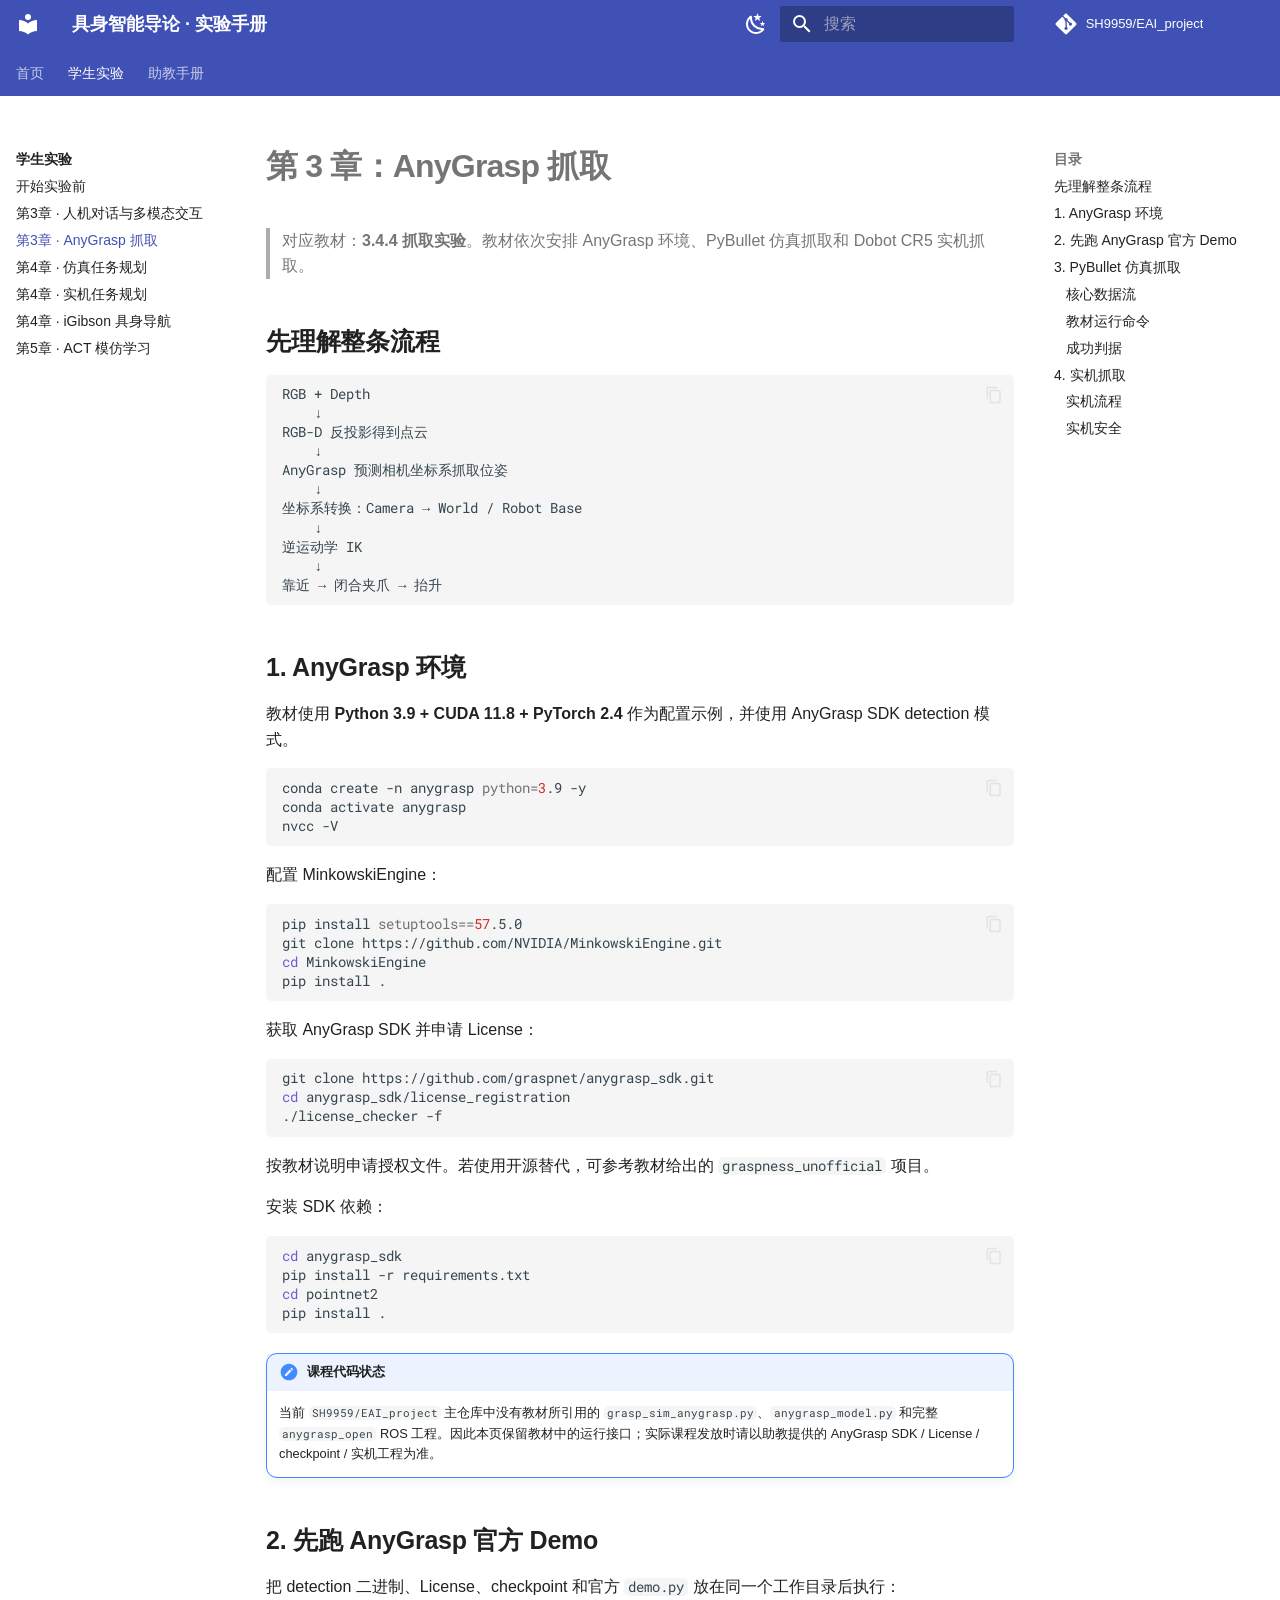
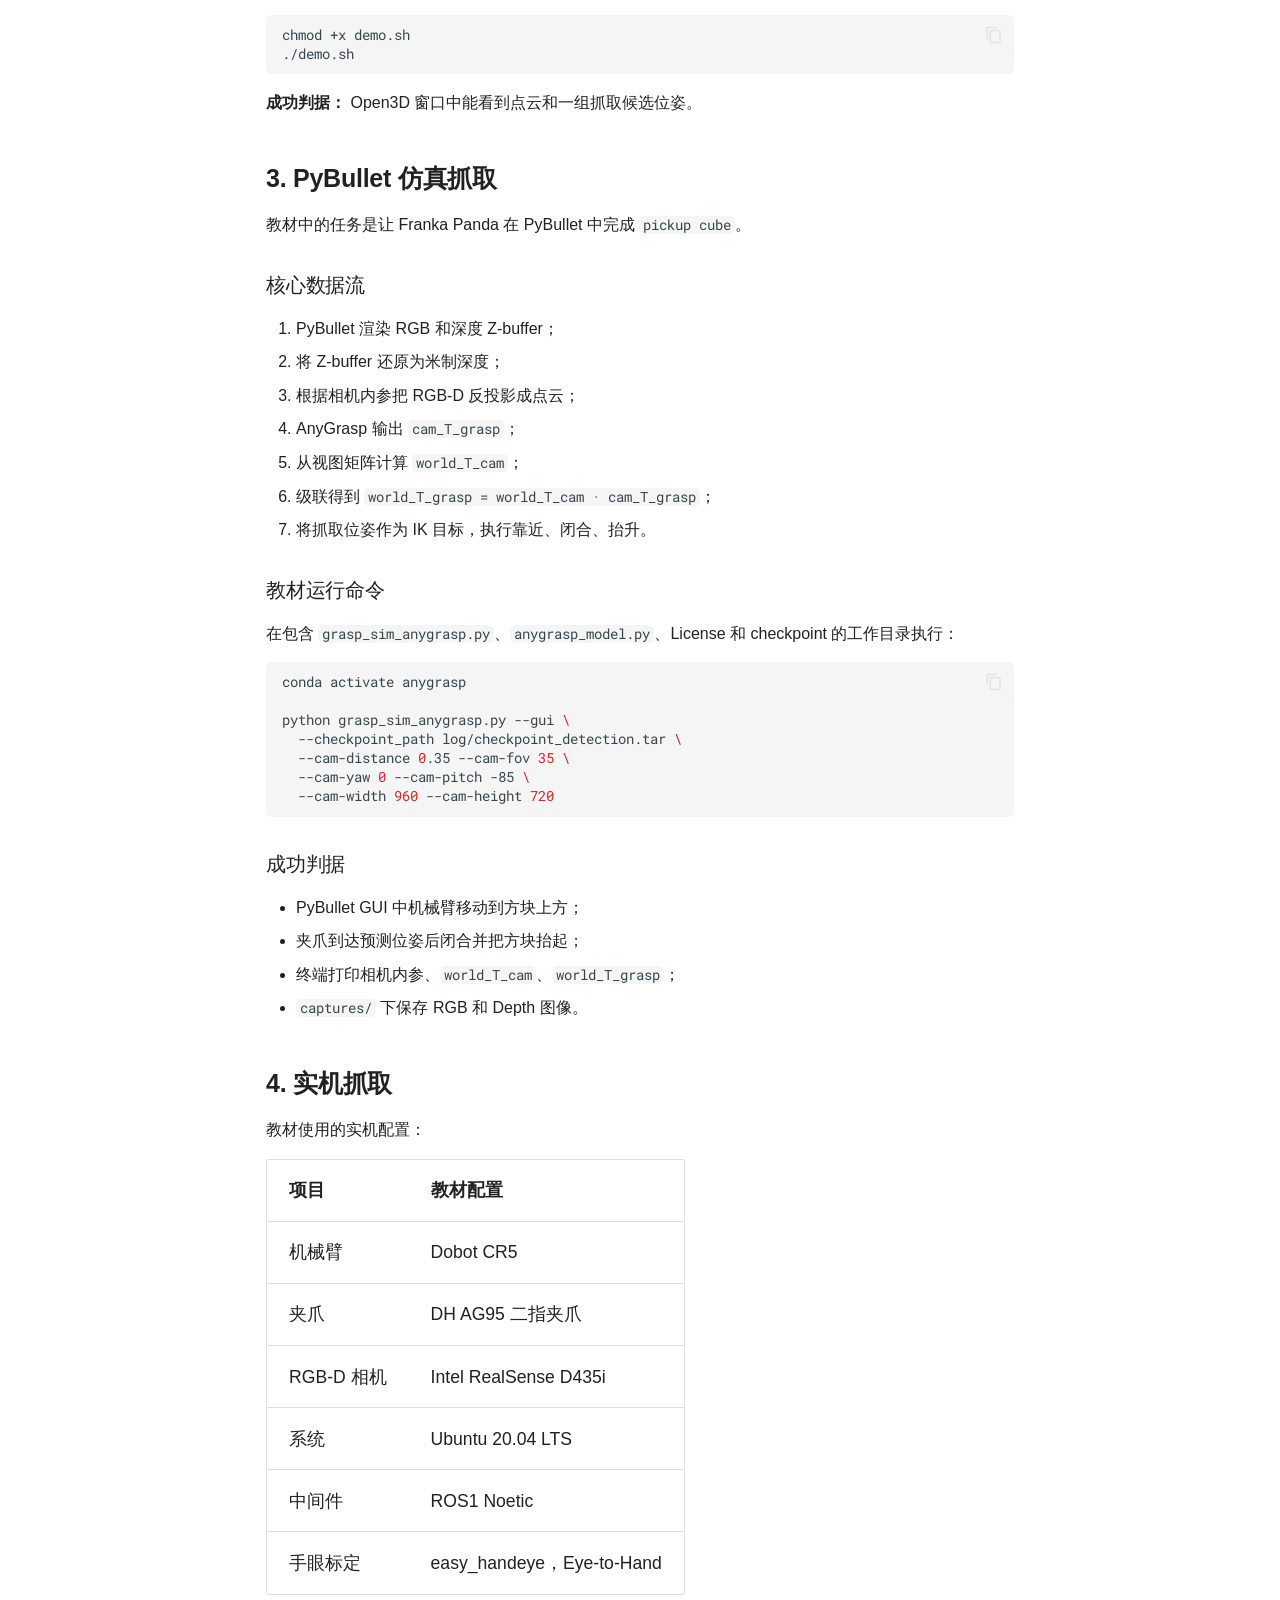
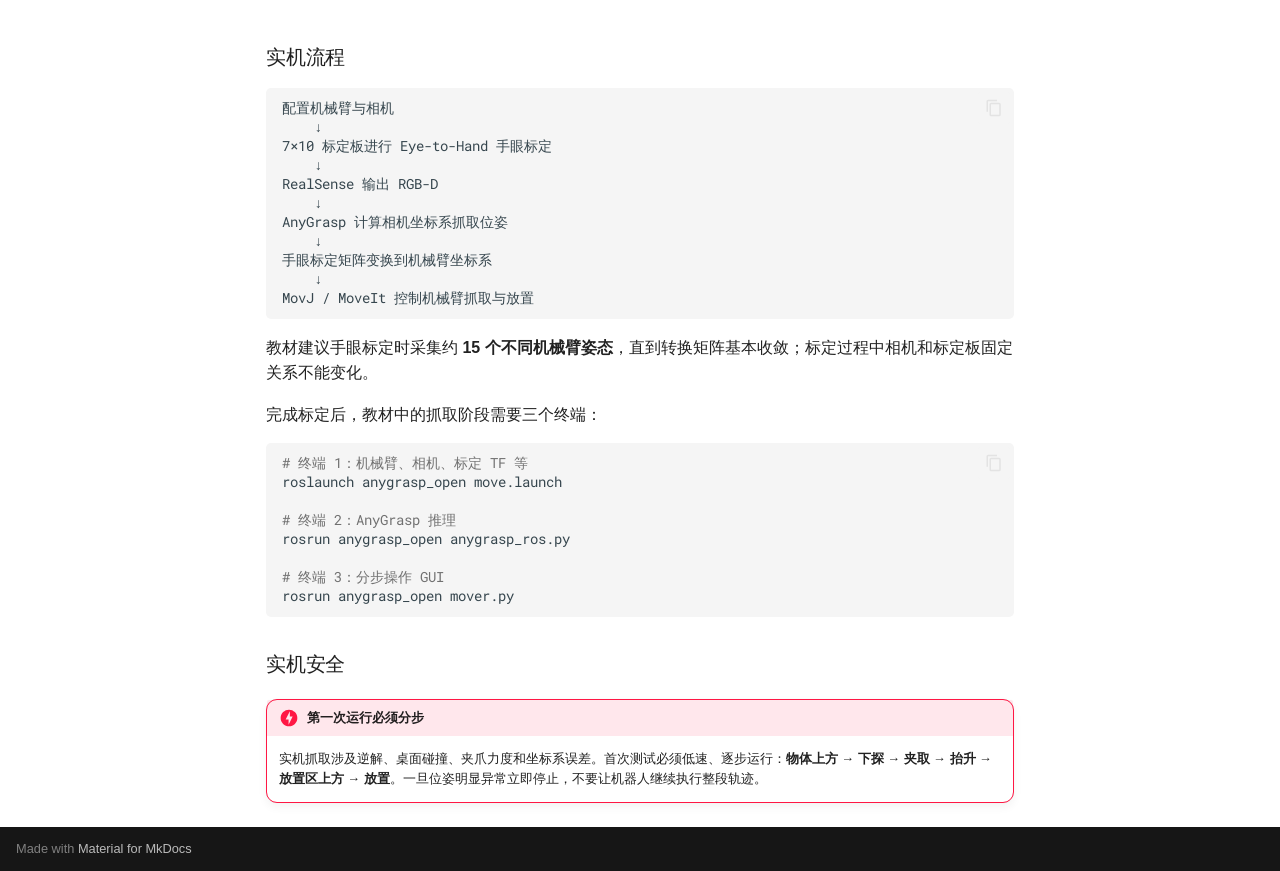
<file: student/ch3-grasp/index.html>
<!doctype html>
<html lang="zh" class="no-js">
  <head>
    
      <meta charset="utf-8">
      <meta name="viewport" content="width=device-width,initial-scale=1">
      
        <meta name="description" content="哈尔滨工业大学《具身智能导论》实验上手与助教手册">
      
      
        <meta name="author" content="哈尔滨工业大学具身智能课程组">
      
      
        <link rel="canonical" href="https://sh9959.github.io/EAI_experiment_handbook/student/ch3-grasp/">
      
      
        <link rel="prev" href="../ch3-dialogue/">
      
      
        <link rel="next" href="../ch4-planning/">
      
      
        
      
      
      <link rel="icon" href="../../assets/images/favicon.png">
      <meta name="generator" content="mkdocs-1.6.1, mkdocs-material-9.7.7">
    
    
      
        <title>第3章 · AnyGrasp 抓取 - 具身智能导论 · 实验手册</title>
      
    
    
      <link rel="stylesheet" href="../../assets/stylesheets/main.ec1eaa64.min.css">
      
        
        <link rel="stylesheet" href="../../assets/stylesheets/palette.ab4e12ef.min.css">
      
      


    
    
      
    
    
      
        
        
        <link rel="preconnect" href="https://fonts.gstatic.com" crossorigin>
        <link rel="stylesheet" href="https://fonts.googleapis.com/css?family=Roboto:300,300i,400,400i,700,700i%7CRoboto+Mono:400,400i,700,700i&display=fallback">
        <style>:root{--md-text-font:"Roboto";--md-code-font:"Roboto Mono"}</style>
      
    
    
      <link rel="stylesheet" href="../../stylesheets/extra.css">
    
    <script>__md_scope=new URL("../..",location),__md_hash=e=>[...e].reduce(((e,_)=>(e<<5)-e+_.charCodeAt(0)),0),__md_get=(e,_=localStorage,t=__md_scope)=>JSON.parse(_.getItem(t.pathname+"."+e)),__md_set=(e,_,t=localStorage,a=__md_scope)=>{try{t.setItem(a.pathname+"."+e,JSON.stringify(_))}catch(e){}}</script>
    
      

    
    
  </head>
  
  
    
    
      
    
    
    
    
    <body dir="ltr" data-md-color-scheme="default" data-md-color-primary="indigo" data-md-color-accent="indigo">
  
    
    <input class="md-toggle" data-md-toggle="drawer" type="checkbox" id="__drawer" autocomplete="off">
    <input class="md-toggle" data-md-toggle="search" type="checkbox" id="__search" autocomplete="off">
    <label class="md-overlay" for="__drawer"></label>
    <div data-md-component="skip">
      
        
        <a href="#3-anygrasp" class="md-skip">
          跳转至
        </a>
      
    </div>
    <div data-md-component="announce">
      
    </div>
    
    
      

<header class="md-header" data-md-component="header">
  <nav class="md-header__inner md-grid" aria-label="页眉">
    <a href="../.." title="具身智能导论 · 实验手册" class="md-header__button md-logo" aria-label="具身智能导论 · 实验手册" data-md-component="logo">
      
  
  <svg xmlns="http://www.w3.org/2000/svg" viewBox="0 0 24 24"><path d="M12 8a3 3 0 0 0 3-3 3 3 0 0 0-3-3 3 3 0 0 0-3 3 3 3 0 0 0 3 3m0 3.54C9.64 9.35 6.5 8 3 8v11c3.5 0 6.64 1.35 9 3.54 2.36-2.19 5.5-3.54 9-3.54V8c-3.5 0-6.64 1.35-9 3.54"/></svg>

    </a>
    <label class="md-header__button md-icon" for="__drawer">
      
      <svg xmlns="http://www.w3.org/2000/svg" viewBox="0 0 24 24"><path d="M3 6h18v2H3zm0 5h18v2H3zm0 5h18v2H3z"/></svg>
    </label>
    <div class="md-header__title" data-md-component="header-title">
      <div class="md-header__ellipsis">
        <div class="md-header__topic">
          <span class="md-ellipsis">
            具身智能导论 · 实验手册
          </span>
        </div>
        <div class="md-header__topic" data-md-component="header-topic">
          <span class="md-ellipsis">
            
              第3章 · AnyGrasp 抓取
            
          </span>
        </div>
      </div>
    </div>
    
      
        <form class="md-header__option" data-md-component="palette">
  
    
    
    
    <input class="md-option" data-md-color-media="(prefers-color-scheme: light)" data-md-color-scheme="default" data-md-color-primary="indigo" data-md-color-accent="indigo"  aria-label="切换到深色模式"  type="radio" name="__palette" id="__palette_0">
    
      <label class="md-header__button md-icon" title="切换到深色模式" for="__palette_1" hidden>
        <svg xmlns="http://www.w3.org/2000/svg" viewBox="0 0 24 24"><path d="m17.75 4.09-2.53 1.94.91 3.06-2.63-1.81-2.63 1.81.91-3.06-2.53-1.94L12.44 4l1.06-3 1.06 3zm3.5 6.91-1.64 1.25.59 1.98-1.7-1.17-1.7 1.17.59-1.98L15.75 11l2.06-.05L18.5 9l.69 1.95zm-2.28 4.95c.83-.08 1.72 1.1 1.19 1.85-.32.45-.66.87-1.08 1.27C15.17 23 8.84 23 4.94 19.07c-3.91-3.9-3.91-10.24 0-14.14.4-.4.82-.76 1.27-1.08.75-.53 1.93.36 1.85 1.19-.27 2.86.69 5.83 2.89 8.02a9.96 9.96 0 0 0 8.02 2.89m-1.64 2.02a12.08 12.08 0 0 1-7.8-3.47c-2.17-2.19-3.33-5-3.49-7.82-2.81 3.14-2.7 7.96.31 10.98 3.02 3.01 7.84 3.12 10.98.31"/></svg>
      </label>
    
  
    
    
    
    <input class="md-option" data-md-color-media="(prefers-color-scheme: dark)" data-md-color-scheme="slate" data-md-color-primary="indigo" data-md-color-accent="indigo"  aria-label="切换到浅色模式"  type="radio" name="__palette" id="__palette_1">
    
      <label class="md-header__button md-icon" title="切换到浅色模式" for="__palette_0" hidden>
        <svg xmlns="http://www.w3.org/2000/svg" viewBox="0 0 24 24"><path d="M12 7a5 5 0 0 1 5 5 5 5 0 0 1-5 5 5 5 0 0 1-5-5 5 5 0 0 1 5-5m0 2a3 3 0 0 0-3 3 3 3 0 0 0 3 3 3 3 0 0 0 3-3 3 3 0 0 0-3-3m0-7 2.39 3.42C13.65 5.15 12.84 5 12 5s-1.65.15-2.39.42zM3.34 7l4.16-.35A7.2 7.2 0 0 0 5.94 8.5c-.44.74-.69 1.5-.83 2.29zm.02 10 1.76-3.77a7.131 7.131 0 0 0 2.38 4.14zM20.65 7l-1.77 3.79a7.02 7.02 0 0 0-2.38-4.15zm-.01 10-4.14.36c.59-.51 1.12-1.14 1.54-1.86.42-.73.69-1.5.83-2.29zM12 22l-2.41-3.44c.74.27 1.55.44 2.41.44.82 0 1.63-.17 2.37-.44z"/></svg>
      </label>
    
  
</form>
      
    
    
      <script>var palette=__md_get("__palette");if(palette&&palette.color){if("(prefers-color-scheme)"===palette.color.media){var media=matchMedia("(prefers-color-scheme: light)"),input=document.querySelector(media.matches?"[data-md-color-media='(prefers-color-scheme: light)']":"[data-md-color-media='(prefers-color-scheme: dark)']");palette.color.media=input.getAttribute("data-md-color-media"),palette.color.scheme=input.getAttribute("data-md-color-scheme"),palette.color.primary=input.getAttribute("data-md-color-primary"),palette.color.accent=input.getAttribute("data-md-color-accent")}for(var[key,value]of Object.entries(palette.color))document.body.setAttribute("data-md-color-"+key,value)}</script>
    
    
    
      
      
        <label class="md-header__button md-icon" for="__search">
          
          <svg xmlns="http://www.w3.org/2000/svg" viewBox="0 0 24 24"><path d="M9.5 3A6.5 6.5 0 0 1 16 9.5c0 1.61-.59 3.09-1.56 4.23l.27.27h.79l5 5-1.5 1.5-5-5v-.79l-.27-.27A6.52 6.52 0 0 1 9.5 16 6.5 6.5 0 0 1 3 9.5 6.5 6.5 0 0 1 9.5 3m0 2C7 5 5 7 5 9.5S7 14 9.5 14 14 12 14 9.5 12 5 9.5 5"/></svg>
        </label>
        <div class="md-search" data-md-component="search" role="dialog">
  <label class="md-search__overlay" for="__search"></label>
  <div class="md-search__inner" role="search">
    <form class="md-search__form" name="search">
      <input type="text" class="md-search__input" name="query" aria-label="搜索" placeholder="搜索" autocapitalize="off" autocorrect="off" autocomplete="off" spellcheck="false" data-md-component="search-query" required>
      <label class="md-search__icon md-icon" for="__search">
        
        <svg xmlns="http://www.w3.org/2000/svg" viewBox="0 0 24 24"><path d="M9.5 3A6.5 6.5 0 0 1 16 9.5c0 1.61-.59 3.09-1.56 4.23l.27.27h.79l5 5-1.5 1.5-5-5v-.79l-.27-.27A6.52 6.52 0 0 1 9.5 16 6.5 6.5 0 0 1 3 9.5 6.5 6.5 0 0 1 9.5 3m0 2C7 5 5 7 5 9.5S7 14 9.5 14 14 12 14 9.5 12 5 9.5 5"/></svg>
        
        <svg xmlns="http://www.w3.org/2000/svg" viewBox="0 0 24 24"><path d="M20 11v2H8l5.5 5.5-1.42 1.42L4.16 12l7.92-7.92L13.5 5.5 8 11z"/></svg>
      </label>
      <nav class="md-search__options" aria-label="查找">
        
        <button type="reset" class="md-search__icon md-icon" title="清空当前内容" aria-label="清空当前内容" tabindex="-1">
          
          <svg xmlns="http://www.w3.org/2000/svg" viewBox="0 0 24 24"><path d="M19 6.41 17.59 5 12 10.59 6.41 5 5 6.41 10.59 12 5 17.59 6.41 19 12 13.41 17.59 19 19 17.59 13.41 12z"/></svg>
        </button>
      </nav>
      
        <div class="md-search__suggest" data-md-component="search-suggest"></div>
      
    </form>
    <div class="md-search__output">
      <div class="md-search__scrollwrap" tabindex="0" data-md-scrollfix>
        <div class="md-search-result" data-md-component="search-result">
          <div class="md-search-result__meta">
            正在初始化搜索引擎
          </div>
          <ol class="md-search-result__list" role="presentation"></ol>
        </div>
      </div>
    </div>
  </div>
</div>
      
    
    
      <div class="md-header__source">
        <a href="https://github.com/SH9959/EAI_project" title="前往仓库" class="md-source" data-md-component="source">
  <div class="md-source__icon md-icon">
    
    <svg xmlns="http://www.w3.org/2000/svg" viewBox="0 0 448 512"><!--! Font Awesome Free 7.1.0 by @fontawesome - https://fontawesome.com License - https://fontawesome.com/license/free (Icons: CC BY 4.0, Fonts: SIL OFL 1.1, Code: MIT License) Copyright 2025 Fonticons, Inc.--><path d="M439.6 236.1 244 40.5c-5.4-5.5-12.8-8.5-20.4-8.5s-15 3-20.4 8.4L162.5 81l51.5 51.5c27.1-9.1 52.7 16.8 43.4 43.7l49.7 49.7c34.2-11.8 61.2 31 35.5 56.7-26.5 26.5-70.2-2.9-56-37.3L240.3 199v121.9c25.3 12.5 22.3 41.8 9.1 55-6.4 6.4-15.2 10.1-24.3 10.1s-17.8-3.6-24.3-10.1c-17.6-17.6-11.1-46.9 11.2-56v-123c-20.8-8.5-24.6-30.7-18.6-45L142.6 101 8.5 235.1C3 240.6 0 247.9 0 255.5s3 15 8.5 20.4l195.6 195.7c5.4 5.4 12.7 8.4 20.4 8.4s15-3 20.4-8.4l194.7-194.7c5.4-5.4 8.4-12.8 8.4-20.4s-3-15-8.4-20.4"/></svg>
  </div>
  <div class="md-source__repository">
    SH9959/EAI_project
  </div>
</a>
      </div>
    
  </nav>
  
</header>
    
    <div class="md-container" data-md-component="container">
      
      
        
          
            
<nav class="md-tabs" aria-label="标签" data-md-component="tabs">
  <div class="md-grid">
    <ul class="md-tabs__list">
      
        
  
  
  
  
    <li class="md-tabs__item">
      <a href="../.." class="md-tabs__link">
        
  
  
    
  
  首页

      </a>
    </li>
  

      
        
  
  
  
    
  
  
    
    
      <li class="md-tabs__item md-tabs__item--active">
        <a href="../" class="md-tabs__link">
          
  
  
    
  
  学生实验

        </a>
      </li>
    
  

      
        
  
  
  
  
    
    
      <li class="md-tabs__item">
        <a href="../../ta/" class="md-tabs__link">
          
  
  
    
  
  助教手册

        </a>
      </li>
    
  

      
    </ul>
  </div>
</nav>
          
        
      
      <main class="md-main" data-md-component="main">
        <div class="md-main__inner md-grid">
          
            
              
              <div class="md-sidebar md-sidebar--primary" data-md-component="sidebar" data-md-type="navigation" >
                <div class="md-sidebar__scrollwrap">
                  <div class="md-sidebar__inner">
                    


  


<nav class="md-nav md-nav--primary md-nav--lifted" aria-label="导航栏" data-md-level="0">
  <label class="md-nav__title" for="__drawer">
    <a href="../.." title="具身智能导论 · 实验手册" class="md-nav__button md-logo" aria-label="具身智能导论 · 实验手册" data-md-component="logo">
      
  
  <svg xmlns="http://www.w3.org/2000/svg" viewBox="0 0 24 24"><path d="M12 8a3 3 0 0 0 3-3 3 3 0 0 0-3-3 3 3 0 0 0-3 3 3 3 0 0 0 3 3m0 3.54C9.64 9.35 6.5 8 3 8v11c3.5 0 6.64 1.35 9 3.54 2.36-2.19 5.5-3.54 9-3.54V8c-3.5 0-6.64 1.35-9 3.54"/></svg>

    </a>
    具身智能导论 · 实验手册
  </label>
  
    <div class="md-nav__source">
      <a href="https://github.com/SH9959/EAI_project" title="前往仓库" class="md-source" data-md-component="source">
  <div class="md-source__icon md-icon">
    
    <svg xmlns="http://www.w3.org/2000/svg" viewBox="0 0 448 512"><!--! Font Awesome Free 7.1.0 by @fontawesome - https://fontawesome.com License - https://fontawesome.com/license/free (Icons: CC BY 4.0, Fonts: SIL OFL 1.1, Code: MIT License) Copyright 2025 Fonticons, Inc.--><path d="M439.6 236.1 244 40.5c-5.4-5.5-12.8-8.5-20.4-8.5s-15 3-20.4 8.4L162.5 81l51.5 51.5c27.1-9.1 52.7 16.8 43.4 43.7l49.7 49.7c34.2-11.8 61.2 31 35.5 56.7-26.5 26.5-70.2-2.9-56-37.3L240.3 199v121.9c25.3 12.5 22.3 41.8 9.1 55-6.4 6.4-15.2 10.1-24.3 10.1s-17.8-3.6-24.3-10.1c-17.6-17.6-11.1-46.9 11.2-56v-123c-20.8-8.5-24.6-30.7-18.6-45L142.6 101 8.5 235.1C3 240.6 0 247.9 0 255.5s3 15 8.5 20.4l195.6 195.7c5.4 5.4 12.7 8.4 20.4 8.4s15-3 20.4-8.4l194.7-194.7c5.4-5.4 8.4-12.8 8.4-20.4s-3-15-8.4-20.4"/></svg>
  </div>
  <div class="md-source__repository">
    SH9959/EAI_project
  </div>
</a>
    </div>
  
  <ul class="md-nav__list" data-md-scrollfix>
    
      
      
  
  
  
  
    <li class="md-nav__item">
      <a href="../.." class="md-nav__link">
        
  
  
  <span class="md-ellipsis">
    
  
    首页
  

    
  </span>
  
  

      </a>
    </li>
  

    
      
      
  
  
    
  
  
  
    
    
      
        
          
        
      
        
      
        
      
        
      
        
      
        
      
        
      
        
      
    
    
    
      
        
        
      
      
        
      
    
    
    <li class="md-nav__item md-nav__item--active md-nav__item--section md-nav__item--nested">
      
        
        
        <input class="md-nav__toggle md-toggle " type="checkbox" id="__nav_2" checked>
        
          
          <div class="md-nav__link md-nav__container">
            <a href="../" class="md-nav__link ">
              
  
  
  <span class="md-ellipsis">
    
  
    学生实验
  

    
  </span>
  
  

            </a>
            
              
              <label class="md-nav__link " for="__nav_2" id="__nav_2_label" tabindex="">
                <span class="md-nav__icon md-icon"></span>
              </label>
            
          </div>
        
        <nav class="md-nav" data-md-level="1" aria-labelledby="__nav_2_label" aria-expanded="true">
          <label class="md-nav__title" for="__nav_2">
            <span class="md-nav__icon md-icon"></span>
            
  
    学生实验
  

          </label>
          <ul class="md-nav__list" data-md-scrollfix>
            
              
            
              
                
  
  
  
  
    <li class="md-nav__item">
      <a href="../setup/" class="md-nav__link">
        
  
  
  <span class="md-ellipsis">
    
  
    开始实验前
  

    
  </span>
  
  

      </a>
    </li>
  

              
            
              
                
  
  
  
  
    <li class="md-nav__item">
      <a href="../ch3-dialogue/" class="md-nav__link">
        
  
  
  <span class="md-ellipsis">
    
  
    第3章 · 人机对话与多模态交互
  

    
  </span>
  
  

      </a>
    </li>
  

              
            
              
                
  
  
    
  
  
  
    <li class="md-nav__item md-nav__item--active">
      
      <input class="md-nav__toggle md-toggle" type="checkbox" id="__toc">
      
      
        
      
      
        <label class="md-nav__link md-nav__link--active" for="__toc">
          
  
  
  <span class="md-ellipsis">
    
  
    第3章 · AnyGrasp 抓取
  

    
  </span>
  
  

          <span class="md-nav__icon md-icon"></span>
        </label>
      
      <a href="./" class="md-nav__link md-nav__link--active">
        
  
  
  <span class="md-ellipsis">
    
  
    第3章 · AnyGrasp 抓取
  

    
  </span>
  
  

      </a>
      
        

<nav class="md-nav md-nav--secondary" aria-label="目录">
  
  
  
    
  
  
    <label class="md-nav__title" for="__toc">
      <span class="md-nav__icon md-icon"></span>
      目录
    </label>
    <ul class="md-nav__list" data-md-component="toc" data-md-scrollfix>
      
        <li class="md-nav__item">
  <a href="#_1" class="md-nav__link">
    <span class="md-ellipsis">
      
        先理解整条流程
      
    </span>
  </a>
  
</li>
      
        <li class="md-nav__item">
  <a href="#1-anygrasp" class="md-nav__link">
    <span class="md-ellipsis">
      
        1. AnyGrasp 环境
      
    </span>
  </a>
  
</li>
      
        <li class="md-nav__item">
  <a href="#2-anygrasp-demo" class="md-nav__link">
    <span class="md-ellipsis">
      
        2. 先跑 AnyGrasp 官方 Demo
      
    </span>
  </a>
  
</li>
      
        <li class="md-nav__item">
  <a href="#3-pybullet" class="md-nav__link">
    <span class="md-ellipsis">
      
        3. PyBullet 仿真抓取
      
    </span>
  </a>
  
    <nav class="md-nav" aria-label="3. PyBullet 仿真抓取">
      <ul class="md-nav__list">
        
          <li class="md-nav__item">
  <a href="#_2" class="md-nav__link">
    <span class="md-ellipsis">
      
        核心数据流
      
    </span>
  </a>
  
</li>
        
          <li class="md-nav__item">
  <a href="#_3" class="md-nav__link">
    <span class="md-ellipsis">
      
        教材运行命令
      
    </span>
  </a>
  
</li>
        
          <li class="md-nav__item">
  <a href="#_4" class="md-nav__link">
    <span class="md-ellipsis">
      
        成功判据
      
    </span>
  </a>
  
</li>
        
      </ul>
    </nav>
  
</li>
      
        <li class="md-nav__item">
  <a href="#4" class="md-nav__link">
    <span class="md-ellipsis">
      
        4. 实机抓取
      
    </span>
  </a>
  
    <nav class="md-nav" aria-label="4. 实机抓取">
      <ul class="md-nav__list">
        
          <li class="md-nav__item">
  <a href="#_5" class="md-nav__link">
    <span class="md-ellipsis">
      
        实机流程
      
    </span>
  </a>
  
</li>
        
          <li class="md-nav__item">
  <a href="#_6" class="md-nav__link">
    <span class="md-ellipsis">
      
        实机安全
      
    </span>
  </a>
  
</li>
        
      </ul>
    </nav>
  
</li>
      
    </ul>
  
</nav>
      
    </li>
  

              
            
              
                
  
  
  
  
    <li class="md-nav__item">
      <a href="../ch4-planning/" class="md-nav__link">
        
  
  
  <span class="md-ellipsis">
    
  
    第4章 · 仿真任务规划
  

    
  </span>
  
  

      </a>
    </li>
  

              
            
              
                
  
  
  
  
    <li class="md-nav__item">
      <a href="../ch4-real/" class="md-nav__link">
        
  
  
  <span class="md-ellipsis">
    
  
    第4章 · 实机任务规划
  

    
  </span>
  
  

      </a>
    </li>
  

              
            
              
                
  
  
  
  
    <li class="md-nav__item">
      <a href="../ch4-navigation/" class="md-nav__link">
        
  
  
  <span class="md-ellipsis">
    
  
    第4章 · iGibson 具身导航
  

    
  </span>
  
  

      </a>
    </li>
  

              
            
              
                
  
  
  
  
    <li class="md-nav__item">
      <a href="../ch5-imitation/" class="md-nav__link">
        
  
  
  <span class="md-ellipsis">
    
  
    第5章 · ACT 模仿学习
  

    
  </span>
  
  

      </a>
    </li>
  

              
            
          </ul>
        </nav>
      
    </li>
  

    
      
      
  
  
  
  
    
    
      
        
          
        
      
        
      
        
      
        
      
    
    
    
      
      
        
      
    
    
    <li class="md-nav__item md-nav__item--nested">
      
        
        
        <input class="md-nav__toggle md-toggle " type="checkbox" id="__nav_3" >
        
          
          <div class="md-nav__link md-nav__container">
            <a href="../../ta/" class="md-nav__link ">
              
  
  
  <span class="md-ellipsis">
    
  
    助教手册
  

    
  </span>
  
  

            </a>
            
              
              <label class="md-nav__link " for="__nav_3" id="__nav_3_label" tabindex="0">
                <span class="md-nav__icon md-icon"></span>
              </label>
            
          </div>
        
        <nav class="md-nav" data-md-level="1" aria-labelledby="__nav_3_label" aria-expanded="false">
          <label class="md-nav__title" for="__nav_3">
            <span class="md-nav__icon md-icon"></span>
            
  
    助教手册
  

          </label>
          <ul class="md-nav__list" data-md-scrollfix>
            
              
            
              
                
  
  
  
  
    <li class="md-nav__item">
      <a href="../../ta/preclass/" class="md-nav__link">
        
  
  
  <span class="md-ellipsis">
    
  
    课前联调
  

    
  </span>
  
  

      </a>
    </li>
  

              
            
              
                
  
  
  
  
    <li class="md-nav__item">
      <a href="../../ta/grading/" class="md-nav__link">
        
  
  
  <span class="md-ellipsis">
    
  
    课堂协助与验收
  

    
  </span>
  
  

      </a>
    </li>
  

              
            
              
                
  
  
  
  
    <li class="md-nav__item">
      <a href="../../ta/troubleshooting/" class="md-nav__link">
        
  
  
  <span class="md-ellipsis">
    
  
    常见问题排查
  

    
  </span>
  
  

      </a>
    </li>
  

              
            
          </ul>
        </nav>
      
    </li>
  

    
  </ul>
</nav>
                  </div>
                </div>
              </div>
            
            
              
              <div class="md-sidebar md-sidebar--secondary" data-md-component="sidebar" data-md-type="toc" >
                <div class="md-sidebar__scrollwrap">
                  <div class="md-sidebar__inner">
                    

<nav class="md-nav md-nav--secondary" aria-label="目录">
  
  
  
    
  
  
    <label class="md-nav__title" for="__toc">
      <span class="md-nav__icon md-icon"></span>
      目录
    </label>
    <ul class="md-nav__list" data-md-component="toc" data-md-scrollfix>
      
        <li class="md-nav__item">
  <a href="#_1" class="md-nav__link">
    <span class="md-ellipsis">
      
        先理解整条流程
      
    </span>
  </a>
  
</li>
      
        <li class="md-nav__item">
  <a href="#1-anygrasp" class="md-nav__link">
    <span class="md-ellipsis">
      
        1. AnyGrasp 环境
      
    </span>
  </a>
  
</li>
      
        <li class="md-nav__item">
  <a href="#2-anygrasp-demo" class="md-nav__link">
    <span class="md-ellipsis">
      
        2. 先跑 AnyGrasp 官方 Demo
      
    </span>
  </a>
  
</li>
      
        <li class="md-nav__item">
  <a href="#3-pybullet" class="md-nav__link">
    <span class="md-ellipsis">
      
        3. PyBullet 仿真抓取
      
    </span>
  </a>
  
    <nav class="md-nav" aria-label="3. PyBullet 仿真抓取">
      <ul class="md-nav__list">
        
          <li class="md-nav__item">
  <a href="#_2" class="md-nav__link">
    <span class="md-ellipsis">
      
        核心数据流
      
    </span>
  </a>
  
</li>
        
          <li class="md-nav__item">
  <a href="#_3" class="md-nav__link">
    <span class="md-ellipsis">
      
        教材运行命令
      
    </span>
  </a>
  
</li>
        
          <li class="md-nav__item">
  <a href="#_4" class="md-nav__link">
    <span class="md-ellipsis">
      
        成功判据
      
    </span>
  </a>
  
</li>
        
      </ul>
    </nav>
  
</li>
      
        <li class="md-nav__item">
  <a href="#4" class="md-nav__link">
    <span class="md-ellipsis">
      
        4. 实机抓取
      
    </span>
  </a>
  
    <nav class="md-nav" aria-label="4. 实机抓取">
      <ul class="md-nav__list">
        
          <li class="md-nav__item">
  <a href="#_5" class="md-nav__link">
    <span class="md-ellipsis">
      
        实机流程
      
    </span>
  </a>
  
</li>
        
          <li class="md-nav__item">
  <a href="#_6" class="md-nav__link">
    <span class="md-ellipsis">
      
        实机安全
      
    </span>
  </a>
  
</li>
        
      </ul>
    </nav>
  
</li>
      
    </ul>
  
</nav>
                  </div>
                </div>
              </div>
            
          
          
            <div class="md-content" data-md-component="content">
              
              <article class="md-content__inner md-typeset">
                
                  


  
  


<h1 id="3-anygrasp">第 3 章：AnyGrasp 抓取<a class="headerlink" href="#3-anygrasp" title="Permanent link">&para;</a></h1>
<blockquote>
<p>对应教材：<strong>3.4.4 抓取实验</strong>。教材依次安排 AnyGrasp 环境、PyBullet 仿真抓取和 Dobot CR5 实机抓取。</p>
</blockquote>
<h2 id="_1">先理解整条流程<a class="headerlink" href="#_1" title="Permanent link">&para;</a></h2>
<div class="highlight"><pre><span></span><code><a id="__codelineno-0-1" name="__codelineno-0-1" href="#__codelineno-0-1"></a>RGB + Depth
<a id="__codelineno-0-2" name="__codelineno-0-2" href="#__codelineno-0-2"></a>    ↓
<a id="__codelineno-0-3" name="__codelineno-0-3" href="#__codelineno-0-3"></a>RGB-D 反投影得到点云
<a id="__codelineno-0-4" name="__codelineno-0-4" href="#__codelineno-0-4"></a>    ↓
<a id="__codelineno-0-5" name="__codelineno-0-5" href="#__codelineno-0-5"></a>AnyGrasp 预测相机坐标系抓取位姿
<a id="__codelineno-0-6" name="__codelineno-0-6" href="#__codelineno-0-6"></a>    ↓
<a id="__codelineno-0-7" name="__codelineno-0-7" href="#__codelineno-0-7"></a>坐标系转换：Camera → World / Robot Base
<a id="__codelineno-0-8" name="__codelineno-0-8" href="#__codelineno-0-8"></a>    ↓
<a id="__codelineno-0-9" name="__codelineno-0-9" href="#__codelineno-0-9"></a>逆运动学 IK
<a id="__codelineno-0-10" name="__codelineno-0-10" href="#__codelineno-0-10"></a>    ↓
<a id="__codelineno-0-11" name="__codelineno-0-11" href="#__codelineno-0-11"></a>靠近 → 闭合夹爪 → 抬升
</code></pre></div>
<h2 id="1-anygrasp">1. AnyGrasp 环境<a class="headerlink" href="#1-anygrasp" title="Permanent link">&para;</a></h2>
<p>教材使用 <strong>Python 3.9 + CUDA 11.8 + PyTorch 2.4</strong> 作为配置示例，并使用 AnyGrasp SDK detection 模式。</p>
<div class="highlight"><pre><span></span><code><a id="__codelineno-1-1" name="__codelineno-1-1" href="#__codelineno-1-1"></a>conda<span class="w"> </span>create<span class="w"> </span>-n<span class="w"> </span>anygrasp<span class="w"> </span><span class="nv">python</span><span class="o">=</span><span class="m">3</span>.9<span class="w"> </span>-y
<a id="__codelineno-1-2" name="__codelineno-1-2" href="#__codelineno-1-2"></a>conda<span class="w"> </span>activate<span class="w"> </span>anygrasp
<a id="__codelineno-1-3" name="__codelineno-1-3" href="#__codelineno-1-3"></a>nvcc<span class="w"> </span>-V
</code></pre></div>
<p>配置 MinkowskiEngine：</p>
<div class="highlight"><pre><span></span><code><a id="__codelineno-2-1" name="__codelineno-2-1" href="#__codelineno-2-1"></a>pip<span class="w"> </span>install<span class="w"> </span><span class="nv">setuptools</span><span class="o">==</span><span class="m">57</span>.5.0
<a id="__codelineno-2-2" name="__codelineno-2-2" href="#__codelineno-2-2"></a>git<span class="w"> </span>clone<span class="w"> </span>https://github.com/NVIDIA/MinkowskiEngine.git
<a id="__codelineno-2-3" name="__codelineno-2-3" href="#__codelineno-2-3"></a><span class="nb">cd</span><span class="w"> </span>MinkowskiEngine
<a id="__codelineno-2-4" name="__codelineno-2-4" href="#__codelineno-2-4"></a>pip<span class="w"> </span>install<span class="w"> </span>.
</code></pre></div>
<p>获取 AnyGrasp SDK 并申请 License：</p>
<div class="highlight"><pre><span></span><code><a id="__codelineno-3-1" name="__codelineno-3-1" href="#__codelineno-3-1"></a>git<span class="w"> </span>clone<span class="w"> </span>https://github.com/graspnet/anygrasp_sdk.git
<a id="__codelineno-3-2" name="__codelineno-3-2" href="#__codelineno-3-2"></a><span class="nb">cd</span><span class="w"> </span>anygrasp_sdk/license_registration
<a id="__codelineno-3-3" name="__codelineno-3-3" href="#__codelineno-3-3"></a>./license_checker<span class="w"> </span>-f
</code></pre></div>
<p>按教材说明申请授权文件。若使用开源替代，可参考教材给出的 <code>graspness_unofficial</code> 项目。</p>
<p>安装 SDK 依赖：</p>
<div class="highlight"><pre><span></span><code><a id="__codelineno-4-1" name="__codelineno-4-1" href="#__codelineno-4-1"></a><span class="nb">cd</span><span class="w"> </span>anygrasp_sdk
<a id="__codelineno-4-2" name="__codelineno-4-2" href="#__codelineno-4-2"></a>pip<span class="w"> </span>install<span class="w"> </span>-r<span class="w"> </span>requirements.txt
<a id="__codelineno-4-3" name="__codelineno-4-3" href="#__codelineno-4-3"></a><span class="nb">cd</span><span class="w"> </span>pointnet2
<a id="__codelineno-4-4" name="__codelineno-4-4" href="#__codelineno-4-4"></a>pip<span class="w"> </span>install<span class="w"> </span>.
</code></pre></div>
<div class="admonition note">
<p class="admonition-title">课程代码状态</p>
<p>当前 <code>SH9959/EAI_project</code> 主仓库中没有教材所引用的 <code>grasp_sim_anygrasp.py</code>、<code>anygrasp_model.py</code> 和完整 <code>anygrasp_open</code> ROS 工程。因此本页保留教材中的运行接口；实际课程发放时请以助教提供的 AnyGrasp SDK / License / checkpoint / 实机工程为准。</p>
</div>
<h2 id="2-anygrasp-demo">2. 先跑 AnyGrasp 官方 Demo<a class="headerlink" href="#2-anygrasp-demo" title="Permanent link">&para;</a></h2>
<p>把 detection 二进制、License、checkpoint 和官方 <code>demo.py</code> 放在同一个工作目录后执行：</p>
<div class="highlight"><pre><span></span><code><a id="__codelineno-5-1" name="__codelineno-5-1" href="#__codelineno-5-1"></a>chmod<span class="w"> </span>+x<span class="w"> </span>demo.sh
<a id="__codelineno-5-2" name="__codelineno-5-2" href="#__codelineno-5-2"></a>./demo.sh
</code></pre></div>
<p><strong>成功判据：</strong> Open3D 窗口中能看到点云和一组抓取候选位姿。</p>
<h2 id="3-pybullet">3. PyBullet 仿真抓取<a class="headerlink" href="#3-pybullet" title="Permanent link">&para;</a></h2>
<p>教材中的任务是让 Franka Panda 在 PyBullet 中完成 <code>pickup cube</code>。</p>
<h3 id="_2">核心数据流<a class="headerlink" href="#_2" title="Permanent link">&para;</a></h3>
<ol>
<li>PyBullet 渲染 RGB 和深度 Z-buffer；</li>
<li>将 Z-buffer 还原为米制深度；</li>
<li>根据相机内参把 RGB-D 反投影成点云；</li>
<li>AnyGrasp 输出 <code>cam_T_grasp</code>；</li>
<li>从视图矩阵计算 <code>world_T_cam</code>；</li>
<li>级联得到 <code>world_T_grasp = world_T_cam · cam_T_grasp</code>；</li>
<li>将抓取位姿作为 IK 目标，执行靠近、闭合、抬升。</li>
</ol>
<h3 id="_3">教材运行命令<a class="headerlink" href="#_3" title="Permanent link">&para;</a></h3>
<p>在包含 <code>grasp_sim_anygrasp.py</code>、<code>anygrasp_model.py</code>、License 和 checkpoint 的工作目录执行：</p>
<div class="highlight"><pre><span></span><code><a id="__codelineno-6-1" name="__codelineno-6-1" href="#__codelineno-6-1"></a>conda<span class="w"> </span>activate<span class="w"> </span>anygrasp
<a id="__codelineno-6-2" name="__codelineno-6-2" href="#__codelineno-6-2"></a>
<a id="__codelineno-6-3" name="__codelineno-6-3" href="#__codelineno-6-3"></a>python<span class="w"> </span>grasp_sim_anygrasp.py<span class="w"> </span>--gui<span class="w"> </span><span class="se">\</span>
<a id="__codelineno-6-4" name="__codelineno-6-4" href="#__codelineno-6-4"></a><span class="w">  </span>--checkpoint_path<span class="w"> </span>log/checkpoint_detection.tar<span class="w"> </span><span class="se">\</span>
<a id="__codelineno-6-5" name="__codelineno-6-5" href="#__codelineno-6-5"></a><span class="w">  </span>--cam-distance<span class="w"> </span><span class="m">0</span>.35<span class="w"> </span>--cam-fov<span class="w"> </span><span class="m">35</span><span class="w"> </span><span class="se">\</span>
<a id="__codelineno-6-6" name="__codelineno-6-6" href="#__codelineno-6-6"></a><span class="w">  </span>--cam-yaw<span class="w"> </span><span class="m">0</span><span class="w"> </span>--cam-pitch<span class="w"> </span>-85<span class="w"> </span><span class="se">\</span>
<a id="__codelineno-6-7" name="__codelineno-6-7" href="#__codelineno-6-7"></a><span class="w">  </span>--cam-width<span class="w"> </span><span class="m">960</span><span class="w"> </span>--cam-height<span class="w"> </span><span class="m">720</span>
</code></pre></div>
<h3 id="_4">成功判据<a class="headerlink" href="#_4" title="Permanent link">&para;</a></h3>
<ul>
<li>PyBullet GUI 中机械臂移动到方块上方；</li>
<li>夹爪到达预测位姿后闭合并把方块抬起；</li>
<li>终端打印相机内参、<code>world_T_cam</code>、<code>world_T_grasp</code>；</li>
<li><code>captures/</code> 下保存 RGB 和 Depth 图像。</li>
</ul>
<h2 id="4">4. 实机抓取<a class="headerlink" href="#4" title="Permanent link">&para;</a></h2>
<p>教材使用的实机配置：</p>
<table>
<thead>
<tr>
<th>项目</th>
<th>教材配置</th>
</tr>
</thead>
<tbody>
<tr>
<td>机械臂</td>
<td>Dobot CR5</td>
</tr>
<tr>
<td>夹爪</td>
<td>DH AG95 二指夹爪</td>
</tr>
<tr>
<td>RGB-D 相机</td>
<td>Intel RealSense D435i</td>
</tr>
<tr>
<td>系统</td>
<td>Ubuntu 20.04 LTS</td>
</tr>
<tr>
<td>中间件</td>
<td>ROS1 Noetic</td>
</tr>
<tr>
<td>手眼标定</td>
<td>easy_handeye，Eye-to-Hand</td>
</tr>
</tbody>
</table>
<h3 id="_5">实机流程<a class="headerlink" href="#_5" title="Permanent link">&para;</a></h3>
<div class="highlight"><pre><span></span><code><a id="__codelineno-7-1" name="__codelineno-7-1" href="#__codelineno-7-1"></a>配置机械臂与相机
<a id="__codelineno-7-2" name="__codelineno-7-2" href="#__codelineno-7-2"></a>    ↓
<a id="__codelineno-7-3" name="__codelineno-7-3" href="#__codelineno-7-3"></a>7×10 标定板进行 Eye-to-Hand 手眼标定
<a id="__codelineno-7-4" name="__codelineno-7-4" href="#__codelineno-7-4"></a>    ↓
<a id="__codelineno-7-5" name="__codelineno-7-5" href="#__codelineno-7-5"></a>RealSense 输出 RGB-D
<a id="__codelineno-7-6" name="__codelineno-7-6" href="#__codelineno-7-6"></a>    ↓
<a id="__codelineno-7-7" name="__codelineno-7-7" href="#__codelineno-7-7"></a>AnyGrasp 计算相机坐标系抓取位姿
<a id="__codelineno-7-8" name="__codelineno-7-8" href="#__codelineno-7-8"></a>    ↓
<a id="__codelineno-7-9" name="__codelineno-7-9" href="#__codelineno-7-9"></a>手眼标定矩阵变换到机械臂坐标系
<a id="__codelineno-7-10" name="__codelineno-7-10" href="#__codelineno-7-10"></a>    ↓
<a id="__codelineno-7-11" name="__codelineno-7-11" href="#__codelineno-7-11"></a>MovJ / MoveIt 控制机械臂抓取与放置
</code></pre></div>
<p>教材建议手眼标定时采集约 <strong>15 个不同机械臂姿态</strong>，直到转换矩阵基本收敛；标定过程中相机和标定板固定关系不能变化。</p>
<p>完成标定后，教材中的抓取阶段需要三个终端：</p>
<div class="highlight"><pre><span></span><code><a id="__codelineno-8-1" name="__codelineno-8-1" href="#__codelineno-8-1"></a><span class="c1"># 终端 1：机械臂、相机、标定 TF 等</span>
<a id="__codelineno-8-2" name="__codelineno-8-2" href="#__codelineno-8-2"></a>roslaunch<span class="w"> </span>anygrasp_open<span class="w"> </span>move.launch
<a id="__codelineno-8-3" name="__codelineno-8-3" href="#__codelineno-8-3"></a>
<a id="__codelineno-8-4" name="__codelineno-8-4" href="#__codelineno-8-4"></a><span class="c1"># 终端 2：AnyGrasp 推理</span>
<a id="__codelineno-8-5" name="__codelineno-8-5" href="#__codelineno-8-5"></a>rosrun<span class="w"> </span>anygrasp_open<span class="w"> </span>anygrasp_ros.py
<a id="__codelineno-8-6" name="__codelineno-8-6" href="#__codelineno-8-6"></a>
<a id="__codelineno-8-7" name="__codelineno-8-7" href="#__codelineno-8-7"></a><span class="c1"># 终端 3：分步操作 GUI</span>
<a id="__codelineno-8-8" name="__codelineno-8-8" href="#__codelineno-8-8"></a>rosrun<span class="w"> </span>anygrasp_open<span class="w"> </span>mover.py
</code></pre></div>
<h3 id="_6">实机安全<a class="headerlink" href="#_6" title="Permanent link">&para;</a></h3>
<div class="admonition danger">
<p class="admonition-title">第一次运行必须分步</p>
<p>实机抓取涉及逆解、桌面碰撞、夹爪力度和坐标系误差。首次测试必须低速、逐步运行：<strong>物体上方 → 下探 → 夹取 → 抬升 → 放置区上方 → 放置</strong>。一旦位姿明显异常立即停止，不要让机器人继续执行整段轨迹。</p>
</div>












                
              </article>
            </div>
          
          
<script>var target=document.getElementById(location.hash.slice(1));target&&target.name&&(target.checked=target.name.startsWith("__tabbed_"))</script>
        </div>
        
          <button type="button" class="md-top md-icon" data-md-component="top" hidden>
  
  <svg xmlns="http://www.w3.org/2000/svg" viewBox="0 0 24 24"><path d="M13 20h-2V8l-5.5 5.5-1.42-1.42L12 4.16l7.92 7.92-1.42 1.42L13 8z"/></svg>
  回到页面顶部
</button>
        
      </main>
      
        <footer class="md-footer">
  
  <div class="md-footer-meta md-typeset">
    <div class="md-footer-meta__inner md-grid">
      <div class="md-copyright">
  
  
    Made with
    <a href="https://squidfunk.github.io/mkdocs-material/" target="_blank" rel="noopener">
      Material for MkDocs
    </a>
  
</div>
      
    </div>
  </div>
</footer>
      
    </div>
    <div class="md-dialog" data-md-component="dialog">
      <div class="md-dialog__inner md-typeset"></div>
    </div>
    
    
    
      
      
      <script id="__config" type="application/json">{"annotate": null, "base": "../..", "features": ["navigation.tabs", "navigation.sections", "navigation.indexes", "navigation.top", "navigation.tracking", "toc.follow", "content.code.copy", "content.code.annotate", "search.suggest", "search.highlight"], "search": "../../assets/javascripts/workers/search.2c215733.min.js", "tags": null, "translations": {"clipboard.copied": "\u5df2\u590d\u5236", "clipboard.copy": "\u590d\u5236", "search.result.more.one": "\u5728\u8be5\u9875\u4e0a\u8fd8\u6709 1 \u4e2a\u7b26\u5408\u6761\u4ef6\u7684\u7ed3\u679c", "search.result.more.other": "\u5728\u8be5\u9875\u4e0a\u8fd8\u6709 # \u4e2a\u7b26\u5408\u6761\u4ef6\u7684\u7ed3\u679c", "search.result.none": "\u6ca1\u6709\u627e\u5230\u7b26\u5408\u6761\u4ef6\u7684\u7ed3\u679c", "search.result.one": "\u627e\u5230 1 \u4e2a\u7b26\u5408\u6761\u4ef6\u7684\u7ed3\u679c", "search.result.other": "# \u4e2a\u7b26\u5408\u6761\u4ef6\u7684\u7ed3\u679c", "search.result.placeholder": "\u952e\u5165\u4ee5\u5f00\u59cb\u641c\u7d22", "search.result.term.missing": "\u7f3a\u5c11", "select.version": "\u9009\u62e9\u5f53\u524d\u7248\u672c"}, "version": null}</script>
    
    
      <script src="../../assets/javascripts/bundle.d7400e89.min.js"></script>
      
    
  </body>
</html>
</file>
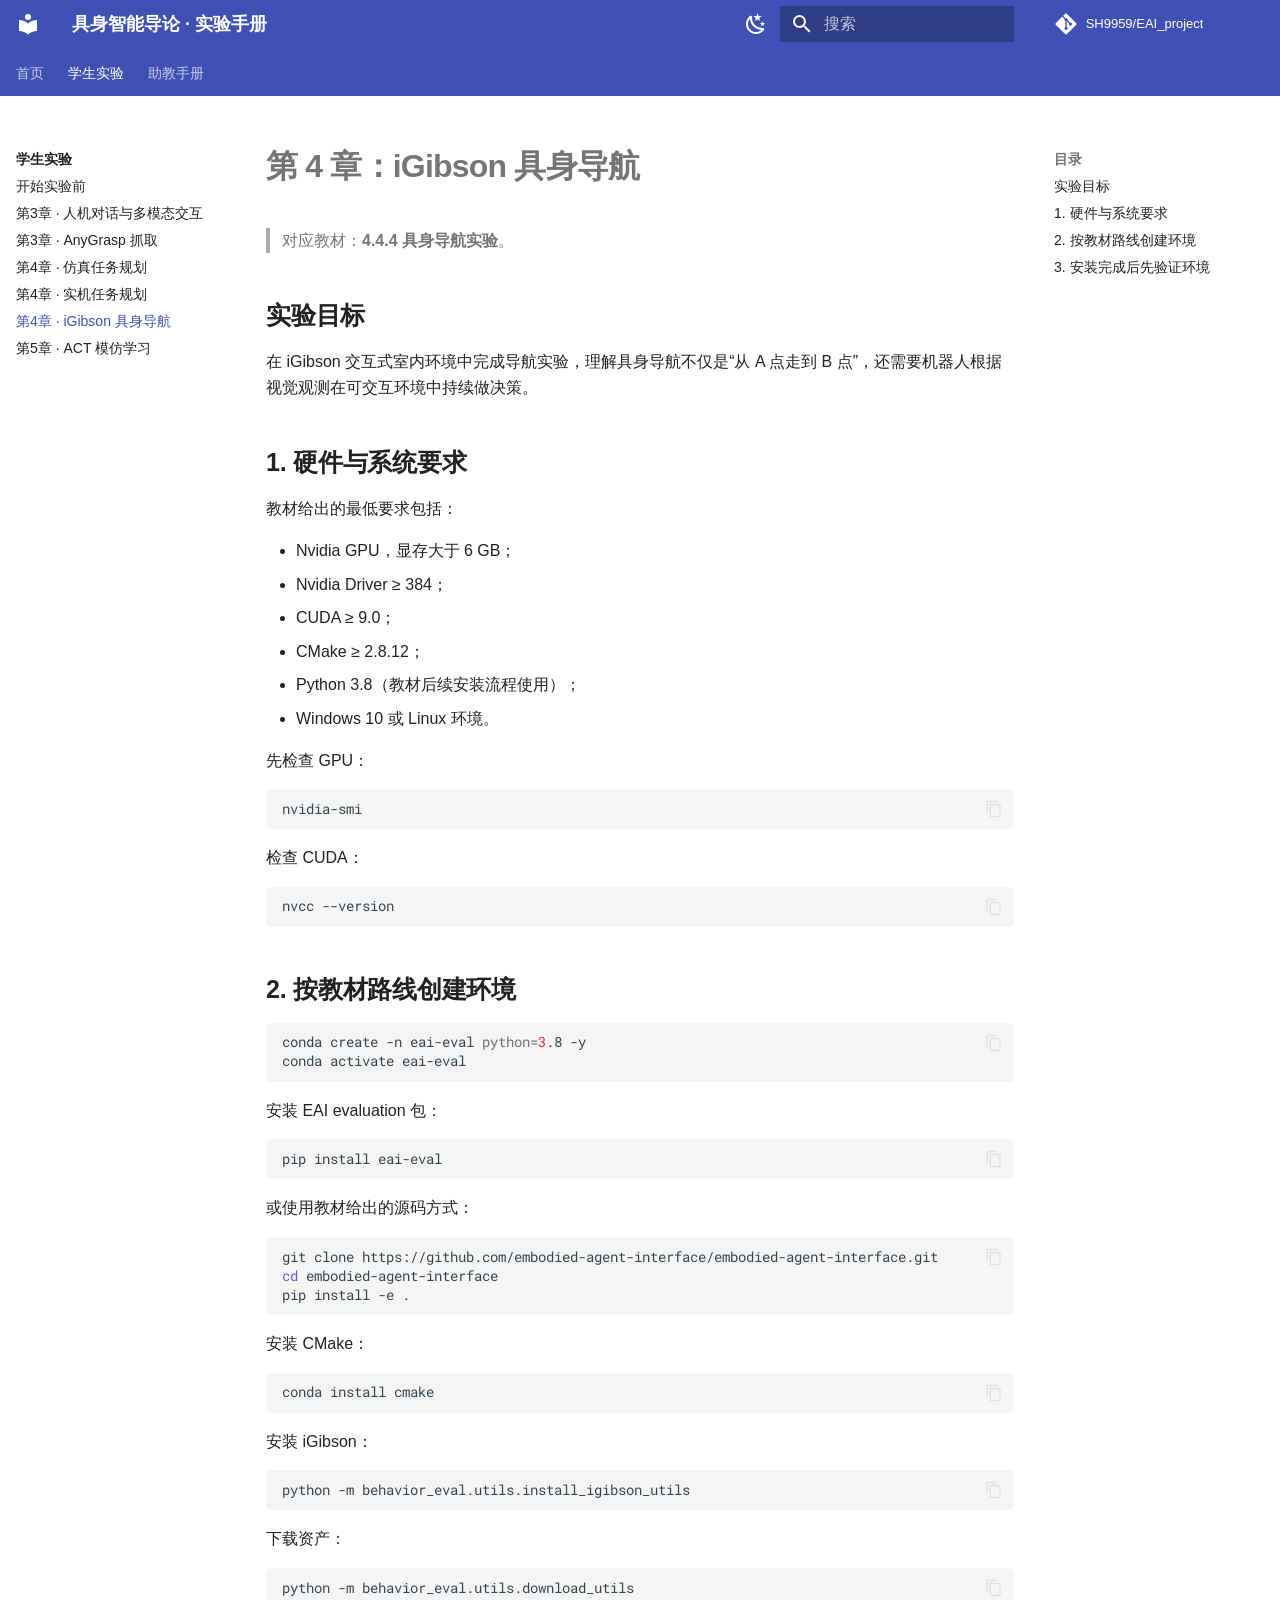
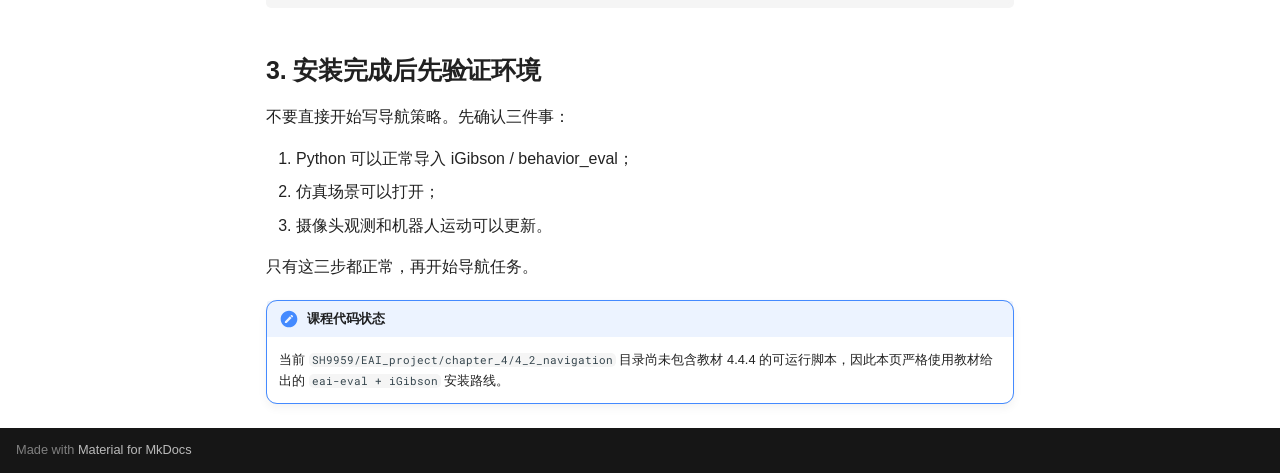
<file: student/ch4-navigation/index.html>
<!doctype html>
<html lang="zh" class="no-js">
  <head>
    
      <meta charset="utf-8">
      <meta name="viewport" content="width=device-width,initial-scale=1">
      
        <meta name="description" content="哈尔滨工业大学《具身智能导论》实验上手与助教手册">
      
      
        <meta name="author" content="哈尔滨工业大学具身智能课程组">
      
      
        <link rel="canonical" href="https://sh9959.github.io/EAI_experiment_handbook/student/ch4-navigation/">
      
      
        <link rel="prev" href="../ch4-real/">
      
      
        <link rel="next" href="../ch5-imitation/">
      
      
        
      
      
      <link rel="icon" href="../../assets/images/favicon.png">
      <meta name="generator" content="mkdocs-1.6.1, mkdocs-material-9.7.7">
    
    
      
        <title>第4章 · iGibson 具身导航 - 具身智能导论 · 实验手册</title>
      
    
    
      <link rel="stylesheet" href="../../assets/stylesheets/main.ec1eaa64.min.css">
      
        
        <link rel="stylesheet" href="../../assets/stylesheets/palette.ab4e12ef.min.css">
      
      


    
    
      
    
    
      
        
        
        <link rel="preconnect" href="https://fonts.gstatic.com" crossorigin>
        <link rel="stylesheet" href="https://fonts.googleapis.com/css?family=Roboto:300,300i,400,400i,700,700i%7CRoboto+Mono:400,400i,700,700i&display=fallback">
        <style>:root{--md-text-font:"Roboto";--md-code-font:"Roboto Mono"}</style>
      
    
    
      <link rel="stylesheet" href="../../stylesheets/extra.css">
    
    <script>__md_scope=new URL("../..",location),__md_hash=e=>[...e].reduce(((e,_)=>(e<<5)-e+_.charCodeAt(0)),0),__md_get=(e,_=localStorage,t=__md_scope)=>JSON.parse(_.getItem(t.pathname+"."+e)),__md_set=(e,_,t=localStorage,a=__md_scope)=>{try{t.setItem(a.pathname+"."+e,JSON.stringify(_))}catch(e){}}</script>
    
      

    
    
  </head>
  
  
    
    
      
    
    
    
    
    <body dir="ltr" data-md-color-scheme="default" data-md-color-primary="indigo" data-md-color-accent="indigo">
  
    
    <input class="md-toggle" data-md-toggle="drawer" type="checkbox" id="__drawer" autocomplete="off">
    <input class="md-toggle" data-md-toggle="search" type="checkbox" id="__search" autocomplete="off">
    <label class="md-overlay" for="__drawer"></label>
    <div data-md-component="skip">
      
        
        <a href="#4-igibson" class="md-skip">
          跳转至
        </a>
      
    </div>
    <div data-md-component="announce">
      
    </div>
    
    
      

<header class="md-header" data-md-component="header">
  <nav class="md-header__inner md-grid" aria-label="页眉">
    <a href="../.." title="具身智能导论 · 实验手册" class="md-header__button md-logo" aria-label="具身智能导论 · 实验手册" data-md-component="logo">
      
  
  <svg xmlns="http://www.w3.org/2000/svg" viewBox="0 0 24 24"><path d="M12 8a3 3 0 0 0 3-3 3 3 0 0 0-3-3 3 3 0 0 0-3 3 3 3 0 0 0 3 3m0 3.54C9.64 9.35 6.5 8 3 8v11c3.5 0 6.64 1.35 9 3.54 2.36-2.19 5.5-3.54 9-3.54V8c-3.5 0-6.64 1.35-9 3.54"/></svg>

    </a>
    <label class="md-header__button md-icon" for="__drawer">
      
      <svg xmlns="http://www.w3.org/2000/svg" viewBox="0 0 24 24"><path d="M3 6h18v2H3zm0 5h18v2H3zm0 5h18v2H3z"/></svg>
    </label>
    <div class="md-header__title" data-md-component="header-title">
      <div class="md-header__ellipsis">
        <div class="md-header__topic">
          <span class="md-ellipsis">
            具身智能导论 · 实验手册
          </span>
        </div>
        <div class="md-header__topic" data-md-component="header-topic">
          <span class="md-ellipsis">
            
              第4章 · iGibson 具身导航
            
          </span>
        </div>
      </div>
    </div>
    
      
        <form class="md-header__option" data-md-component="palette">
  
    
    
    
    <input class="md-option" data-md-color-media="(prefers-color-scheme: light)" data-md-color-scheme="default" data-md-color-primary="indigo" data-md-color-accent="indigo"  aria-label="切换到深色模式"  type="radio" name="__palette" id="__palette_0">
    
      <label class="md-header__button md-icon" title="切换到深色模式" for="__palette_1" hidden>
        <svg xmlns="http://www.w3.org/2000/svg" viewBox="0 0 24 24"><path d="m17.75 4.09-2.53 1.94.91 3.06-2.63-1.81-2.63 1.81.91-3.06-2.53-1.94L12.44 4l1.06-3 1.06 3zm3.5 6.91-1.64 1.25.59 1.98-1.7-1.17-1.7 1.17.59-1.98L15.75 11l2.06-.05L18.5 9l.69 1.95zm-2.28 4.95c.83-.08 1.72 1.1 1.19 1.85-.32.45-.66.87-1.08 1.27C15.17 23 8.84 23 4.94 19.07c-3.91-3.9-3.91-10.24 0-14.14.4-.4.82-.76 1.27-1.08.75-.53 1.93.36 1.85 1.19-.27 2.86.69 5.83 2.89 8.02a9.96 9.96 0 0 0 8.02 2.89m-1.64 2.02a12.08 12.08 0 0 1-7.8-3.47c-2.17-2.19-3.33-5-3.49-7.82-2.81 3.14-2.7 7.96.31 10.98 3.02 3.01 7.84 3.12 10.98.31"/></svg>
      </label>
    
  
    
    
    
    <input class="md-option" data-md-color-media="(prefers-color-scheme: dark)" data-md-color-scheme="slate" data-md-color-primary="indigo" data-md-color-accent="indigo"  aria-label="切换到浅色模式"  type="radio" name="__palette" id="__palette_1">
    
      <label class="md-header__button md-icon" title="切换到浅色模式" for="__palette_0" hidden>
        <svg xmlns="http://www.w3.org/2000/svg" viewBox="0 0 24 24"><path d="M12 7a5 5 0 0 1 5 5 5 5 0 0 1-5 5 5 5 0 0 1-5-5 5 5 0 0 1 5-5m0 2a3 3 0 0 0-3 3 3 3 0 0 0 3 3 3 3 0 0 0 3-3 3 3 0 0 0-3-3m0-7 2.39 3.42C13.65 5.15 12.84 5 12 5s-1.65.15-2.39.42zM3.34 7l4.16-.35A7.2 7.2 0 0 0 5.94 8.5c-.44.74-.69 1.5-.83 2.29zm.02 10 1.76-3.77a7.131 7.131 0 0 0 2.38 4.14zM20.65 7l-1.77 3.79a7.02 7.02 0 0 0-2.38-4.15zm-.01 10-4.14.36c.59-.51 1.12-1.14 1.54-1.86.42-.73.69-1.5.83-2.29zM12 22l-2.41-3.44c.74.27 1.55.44 2.41.44.82 0 1.63-.17 2.37-.44z"/></svg>
      </label>
    
  
</form>
      
    
    
      <script>var palette=__md_get("__palette");if(palette&&palette.color){if("(prefers-color-scheme)"===palette.color.media){var media=matchMedia("(prefers-color-scheme: light)"),input=document.querySelector(media.matches?"[data-md-color-media='(prefers-color-scheme: light)']":"[data-md-color-media='(prefers-color-scheme: dark)']");palette.color.media=input.getAttribute("data-md-color-media"),palette.color.scheme=input.getAttribute("data-md-color-scheme"),palette.color.primary=input.getAttribute("data-md-color-primary"),palette.color.accent=input.getAttribute("data-md-color-accent")}for(var[key,value]of Object.entries(palette.color))document.body.setAttribute("data-md-color-"+key,value)}</script>
    
    
    
      
      
        <label class="md-header__button md-icon" for="__search">
          
          <svg xmlns="http://www.w3.org/2000/svg" viewBox="0 0 24 24"><path d="M9.5 3A6.5 6.5 0 0 1 16 9.5c0 1.61-.59 3.09-1.56 4.23l.27.27h.79l5 5-1.5 1.5-5-5v-.79l-.27-.27A6.52 6.52 0 0 1 9.5 16 6.5 6.5 0 0 1 3 9.5 6.5 6.5 0 0 1 9.5 3m0 2C7 5 5 7 5 9.5S7 14 9.5 14 14 12 14 9.5 12 5 9.5 5"/></svg>
        </label>
        <div class="md-search" data-md-component="search" role="dialog">
  <label class="md-search__overlay" for="__search"></label>
  <div class="md-search__inner" role="search">
    <form class="md-search__form" name="search">
      <input type="text" class="md-search__input" name="query" aria-label="搜索" placeholder="搜索" autocapitalize="off" autocorrect="off" autocomplete="off" spellcheck="false" data-md-component="search-query" required>
      <label class="md-search__icon md-icon" for="__search">
        
        <svg xmlns="http://www.w3.org/2000/svg" viewBox="0 0 24 24"><path d="M9.5 3A6.5 6.5 0 0 1 16 9.5c0 1.61-.59 3.09-1.56 4.23l.27.27h.79l5 5-1.5 1.5-5-5v-.79l-.27-.27A6.52 6.52 0 0 1 9.5 16 6.5 6.5 0 0 1 3 9.5 6.5 6.5 0 0 1 9.5 3m0 2C7 5 5 7 5 9.5S7 14 9.5 14 14 12 14 9.5 12 5 9.5 5"/></svg>
        
        <svg xmlns="http://www.w3.org/2000/svg" viewBox="0 0 24 24"><path d="M20 11v2H8l5.5 5.5-1.42 1.42L4.16 12l7.92-7.92L13.5 5.5 8 11z"/></svg>
      </label>
      <nav class="md-search__options" aria-label="查找">
        
        <button type="reset" class="md-search__icon md-icon" title="清空当前内容" aria-label="清空当前内容" tabindex="-1">
          
          <svg xmlns="http://www.w3.org/2000/svg" viewBox="0 0 24 24"><path d="M19 6.41 17.59 5 12 10.59 6.41 5 5 6.41 10.59 12 5 17.59 6.41 19 12 13.41 17.59 19 19 17.59 13.41 12z"/></svg>
        </button>
      </nav>
      
        <div class="md-search__suggest" data-md-component="search-suggest"></div>
      
    </form>
    <div class="md-search__output">
      <div class="md-search__scrollwrap" tabindex="0" data-md-scrollfix>
        <div class="md-search-result" data-md-component="search-result">
          <div class="md-search-result__meta">
            正在初始化搜索引擎
          </div>
          <ol class="md-search-result__list" role="presentation"></ol>
        </div>
      </div>
    </div>
  </div>
</div>
      
    
    
      <div class="md-header__source">
        <a href="https://github.com/SH9959/EAI_project" title="前往仓库" class="md-source" data-md-component="source">
  <div class="md-source__icon md-icon">
    
    <svg xmlns="http://www.w3.org/2000/svg" viewBox="0 0 448 512"><!--! Font Awesome Free 7.1.0 by @fontawesome - https://fontawesome.com License - https://fontawesome.com/license/free (Icons: CC BY 4.0, Fonts: SIL OFL 1.1, Code: MIT License) Copyright 2025 Fonticons, Inc.--><path d="M439.6 236.1 244 40.5c-5.4-5.5-12.8-8.5-20.4-8.5s-15 3-20.4 8.4L162.5 81l51.5 51.5c27.1-9.1 52.7 16.8 43.4 43.7l49.7 49.7c34.2-11.8 61.2 31 35.5 56.7-26.5 26.5-70.2-2.9-56-37.3L240.3 199v121.9c25.3 12.5 22.3 41.8 9.1 55-6.4 6.4-15.2 10.1-24.3 10.1s-17.8-3.6-24.3-10.1c-17.6-17.6-11.1-46.9 11.2-56v-123c-20.8-8.5-24.6-30.7-18.6-45L142.6 101 8.5 235.1C3 240.6 0 247.9 0 255.5s3 15 8.5 20.4l195.6 195.7c5.4 5.4 12.7 8.4 20.4 8.4s15-3 20.4-8.4l194.7-194.7c5.4-5.4 8.4-12.8 8.4-20.4s-3-15-8.4-20.4"/></svg>
  </div>
  <div class="md-source__repository">
    SH9959/EAI_project
  </div>
</a>
      </div>
    
  </nav>
  
</header>
    
    <div class="md-container" data-md-component="container">
      
      
        
          
            
<nav class="md-tabs" aria-label="标签" data-md-component="tabs">
  <div class="md-grid">
    <ul class="md-tabs__list">
      
        
  
  
  
  
    <li class="md-tabs__item">
      <a href="../.." class="md-tabs__link">
        
  
  
    
  
  首页

      </a>
    </li>
  

      
        
  
  
  
    
  
  
    
    
      <li class="md-tabs__item md-tabs__item--active">
        <a href="../" class="md-tabs__link">
          
  
  
    
  
  学生实验

        </a>
      </li>
    
  

      
        
  
  
  
  
    
    
      <li class="md-tabs__item">
        <a href="../../ta/" class="md-tabs__link">
          
  
  
    
  
  助教手册

        </a>
      </li>
    
  

      
    </ul>
  </div>
</nav>
          
        
      
      <main class="md-main" data-md-component="main">
        <div class="md-main__inner md-grid">
          
            
              
              <div class="md-sidebar md-sidebar--primary" data-md-component="sidebar" data-md-type="navigation" >
                <div class="md-sidebar__scrollwrap">
                  <div class="md-sidebar__inner">
                    


  


<nav class="md-nav md-nav--primary md-nav--lifted" aria-label="导航栏" data-md-level="0">
  <label class="md-nav__title" for="__drawer">
    <a href="../.." title="具身智能导论 · 实验手册" class="md-nav__button md-logo" aria-label="具身智能导论 · 实验手册" data-md-component="logo">
      
  
  <svg xmlns="http://www.w3.org/2000/svg" viewBox="0 0 24 24"><path d="M12 8a3 3 0 0 0 3-3 3 3 0 0 0-3-3 3 3 0 0 0-3 3 3 3 0 0 0 3 3m0 3.54C9.64 9.35 6.5 8 3 8v11c3.5 0 6.64 1.35 9 3.54 2.36-2.19 5.5-3.54 9-3.54V8c-3.5 0-6.64 1.35-9 3.54"/></svg>

    </a>
    具身智能导论 · 实验手册
  </label>
  
    <div class="md-nav__source">
      <a href="https://github.com/SH9959/EAI_project" title="前往仓库" class="md-source" data-md-component="source">
  <div class="md-source__icon md-icon">
    
    <svg xmlns="http://www.w3.org/2000/svg" viewBox="0 0 448 512"><!--! Font Awesome Free 7.1.0 by @fontawesome - https://fontawesome.com License - https://fontawesome.com/license/free (Icons: CC BY 4.0, Fonts: SIL OFL 1.1, Code: MIT License) Copyright 2025 Fonticons, Inc.--><path d="M439.6 236.1 244 40.5c-5.4-5.5-12.8-8.5-20.4-8.5s-15 3-20.4 8.4L162.5 81l51.5 51.5c27.1-9.1 52.7 16.8 43.4 43.7l49.7 49.7c34.2-11.8 61.2 31 35.5 56.7-26.5 26.5-70.2-2.9-56-37.3L240.3 199v121.9c25.3 12.5 22.3 41.8 9.1 55-6.4 6.4-15.2 10.1-24.3 10.1s-17.8-3.6-24.3-10.1c-17.6-17.6-11.1-46.9 11.2-56v-123c-20.8-8.5-24.6-30.7-18.6-45L142.6 101 8.5 235.1C3 240.6 0 247.9 0 255.5s3 15 8.5 20.4l195.6 195.7c5.4 5.4 12.7 8.4 20.4 8.4s15-3 20.4-8.4l194.7-194.7c5.4-5.4 8.4-12.8 8.4-20.4s-3-15-8.4-20.4"/></svg>
  </div>
  <div class="md-source__repository">
    SH9959/EAI_project
  </div>
</a>
    </div>
  
  <ul class="md-nav__list" data-md-scrollfix>
    
      
      
  
  
  
  
    <li class="md-nav__item">
      <a href="../.." class="md-nav__link">
        
  
  
  <span class="md-ellipsis">
    
  
    首页
  

    
  </span>
  
  

      </a>
    </li>
  

    
      
      
  
  
    
  
  
  
    
    
      
        
          
        
      
        
      
        
      
        
      
        
      
        
      
        
      
        
      
    
    
    
      
        
        
      
      
        
      
    
    
    <li class="md-nav__item md-nav__item--active md-nav__item--section md-nav__item--nested">
      
        
        
        <input class="md-nav__toggle md-toggle " type="checkbox" id="__nav_2" checked>
        
          
          <div class="md-nav__link md-nav__container">
            <a href="../" class="md-nav__link ">
              
  
  
  <span class="md-ellipsis">
    
  
    学生实验
  

    
  </span>
  
  

            </a>
            
              
              <label class="md-nav__link " for="__nav_2" id="__nav_2_label" tabindex="">
                <span class="md-nav__icon md-icon"></span>
              </label>
            
          </div>
        
        <nav class="md-nav" data-md-level="1" aria-labelledby="__nav_2_label" aria-expanded="true">
          <label class="md-nav__title" for="__nav_2">
            <span class="md-nav__icon md-icon"></span>
            
  
    学生实验
  

          </label>
          <ul class="md-nav__list" data-md-scrollfix>
            
              
            
              
                
  
  
  
  
    <li class="md-nav__item">
      <a href="../setup/" class="md-nav__link">
        
  
  
  <span class="md-ellipsis">
    
  
    开始实验前
  

    
  </span>
  
  

      </a>
    </li>
  

              
            
              
                
  
  
  
  
    <li class="md-nav__item">
      <a href="../ch3-dialogue/" class="md-nav__link">
        
  
  
  <span class="md-ellipsis">
    
  
    第3章 · 人机对话与多模态交互
  

    
  </span>
  
  

      </a>
    </li>
  

              
            
              
                
  
  
  
  
    <li class="md-nav__item">
      <a href="../ch3-grasp/" class="md-nav__link">
        
  
  
  <span class="md-ellipsis">
    
  
    第3章 · AnyGrasp 抓取
  

    
  </span>
  
  

      </a>
    </li>
  

              
            
              
                
  
  
  
  
    <li class="md-nav__item">
      <a href="../ch4-planning/" class="md-nav__link">
        
  
  
  <span class="md-ellipsis">
    
  
    第4章 · 仿真任务规划
  

    
  </span>
  
  

      </a>
    </li>
  

              
            
              
                
  
  
  
  
    <li class="md-nav__item">
      <a href="../ch4-real/" class="md-nav__link">
        
  
  
  <span class="md-ellipsis">
    
  
    第4章 · 实机任务规划
  

    
  </span>
  
  

      </a>
    </li>
  

              
            
              
                
  
  
    
  
  
  
    <li class="md-nav__item md-nav__item--active">
      
      <input class="md-nav__toggle md-toggle" type="checkbox" id="__toc">
      
      
        
      
      
        <label class="md-nav__link md-nav__link--active" for="__toc">
          
  
  
  <span class="md-ellipsis">
    
  
    第4章 · iGibson 具身导航
  

    
  </span>
  
  

          <span class="md-nav__icon md-icon"></span>
        </label>
      
      <a href="./" class="md-nav__link md-nav__link--active">
        
  
  
  <span class="md-ellipsis">
    
  
    第4章 · iGibson 具身导航
  

    
  </span>
  
  

      </a>
      
        

<nav class="md-nav md-nav--secondary" aria-label="目录">
  
  
  
    
  
  
    <label class="md-nav__title" for="__toc">
      <span class="md-nav__icon md-icon"></span>
      目录
    </label>
    <ul class="md-nav__list" data-md-component="toc" data-md-scrollfix>
      
        <li class="md-nav__item">
  <a href="#_1" class="md-nav__link">
    <span class="md-ellipsis">
      
        实验目标
      
    </span>
  </a>
  
</li>
      
        <li class="md-nav__item">
  <a href="#1" class="md-nav__link">
    <span class="md-ellipsis">
      
        1. 硬件与系统要求
      
    </span>
  </a>
  
</li>
      
        <li class="md-nav__item">
  <a href="#2" class="md-nav__link">
    <span class="md-ellipsis">
      
        2. 按教材路线创建环境
      
    </span>
  </a>
  
</li>
      
        <li class="md-nav__item">
  <a href="#3" class="md-nav__link">
    <span class="md-ellipsis">
      
        3. 安装完成后先验证环境
      
    </span>
  </a>
  
</li>
      
    </ul>
  
</nav>
      
    </li>
  

              
            
              
                
  
  
  
  
    <li class="md-nav__item">
      <a href="../ch5-imitation/" class="md-nav__link">
        
  
  
  <span class="md-ellipsis">
    
  
    第5章 · ACT 模仿学习
  

    
  </span>
  
  

      </a>
    </li>
  

              
            
          </ul>
        </nav>
      
    </li>
  

    
      
      
  
  
  
  
    
    
      
        
          
        
      
        
      
        
      
        
      
    
    
    
      
      
        
      
    
    
    <li class="md-nav__item md-nav__item--nested">
      
        
        
        <input class="md-nav__toggle md-toggle " type="checkbox" id="__nav_3" >
        
          
          <div class="md-nav__link md-nav__container">
            <a href="../../ta/" class="md-nav__link ">
              
  
  
  <span class="md-ellipsis">
    
  
    助教手册
  

    
  </span>
  
  

            </a>
            
              
              <label class="md-nav__link " for="__nav_3" id="__nav_3_label" tabindex="0">
                <span class="md-nav__icon md-icon"></span>
              </label>
            
          </div>
        
        <nav class="md-nav" data-md-level="1" aria-labelledby="__nav_3_label" aria-expanded="false">
          <label class="md-nav__title" for="__nav_3">
            <span class="md-nav__icon md-icon"></span>
            
  
    助教手册
  

          </label>
          <ul class="md-nav__list" data-md-scrollfix>
            
              
            
              
                
  
  
  
  
    <li class="md-nav__item">
      <a href="../../ta/preclass/" class="md-nav__link">
        
  
  
  <span class="md-ellipsis">
    
  
    课前联调
  

    
  </span>
  
  

      </a>
    </li>
  

              
            
              
                
  
  
  
  
    <li class="md-nav__item">
      <a href="../../ta/grading/" class="md-nav__link">
        
  
  
  <span class="md-ellipsis">
    
  
    课堂协助与验收
  

    
  </span>
  
  

      </a>
    </li>
  

              
            
              
                
  
  
  
  
    <li class="md-nav__item">
      <a href="../../ta/troubleshooting/" class="md-nav__link">
        
  
  
  <span class="md-ellipsis">
    
  
    常见问题排查
  

    
  </span>
  
  

      </a>
    </li>
  

              
            
          </ul>
        </nav>
      
    </li>
  

    
  </ul>
</nav>
                  </div>
                </div>
              </div>
            
            
              
              <div class="md-sidebar md-sidebar--secondary" data-md-component="sidebar" data-md-type="toc" >
                <div class="md-sidebar__scrollwrap">
                  <div class="md-sidebar__inner">
                    

<nav class="md-nav md-nav--secondary" aria-label="目录">
  
  
  
    
  
  
    <label class="md-nav__title" for="__toc">
      <span class="md-nav__icon md-icon"></span>
      目录
    </label>
    <ul class="md-nav__list" data-md-component="toc" data-md-scrollfix>
      
        <li class="md-nav__item">
  <a href="#_1" class="md-nav__link">
    <span class="md-ellipsis">
      
        实验目标
      
    </span>
  </a>
  
</li>
      
        <li class="md-nav__item">
  <a href="#1" class="md-nav__link">
    <span class="md-ellipsis">
      
        1. 硬件与系统要求
      
    </span>
  </a>
  
</li>
      
        <li class="md-nav__item">
  <a href="#2" class="md-nav__link">
    <span class="md-ellipsis">
      
        2. 按教材路线创建环境
      
    </span>
  </a>
  
</li>
      
        <li class="md-nav__item">
  <a href="#3" class="md-nav__link">
    <span class="md-ellipsis">
      
        3. 安装完成后先验证环境
      
    </span>
  </a>
  
</li>
      
    </ul>
  
</nav>
                  </div>
                </div>
              </div>
            
          
          
            <div class="md-content" data-md-component="content">
              
              <article class="md-content__inner md-typeset">
                
                  


  
  


<h1 id="4-igibson">第 4 章：iGibson 具身导航<a class="headerlink" href="#4-igibson" title="Permanent link">&para;</a></h1>
<blockquote>
<p>对应教材：<strong>4.4.4 具身导航实验</strong>。</p>
</blockquote>
<h2 id="_1">实验目标<a class="headerlink" href="#_1" title="Permanent link">&para;</a></h2>
<p>在 iGibson 交互式室内环境中完成导航实验，理解具身导航不仅是“从 A 点走到 B 点”，还需要机器人根据视觉观测在可交互环境中持续做决策。</p>
<h2 id="1">1. 硬件与系统要求<a class="headerlink" href="#1" title="Permanent link">&para;</a></h2>
<p>教材给出的最低要求包括：</p>
<ul>
<li>Nvidia GPU，显存大于 6 GB；</li>
<li>Nvidia Driver ≥ 384；</li>
<li>CUDA ≥ 9.0；</li>
<li>CMake ≥ 2.8.12；</li>
<li>Python 3.8（教材后续安装流程使用）；</li>
<li>Windows 10 或 Linux 环境。</li>
</ul>
<p>先检查 GPU：</p>
<div class="highlight"><pre><span></span><code><a id="__codelineno-0-1" name="__codelineno-0-1" href="#__codelineno-0-1"></a>nvidia-smi
</code></pre></div>
<p>检查 CUDA：</p>
<div class="highlight"><pre><span></span><code><a id="__codelineno-1-1" name="__codelineno-1-1" href="#__codelineno-1-1"></a>nvcc<span class="w"> </span>--version
</code></pre></div>
<h2 id="2">2. 按教材路线创建环境<a class="headerlink" href="#2" title="Permanent link">&para;</a></h2>
<div class="highlight"><pre><span></span><code><a id="__codelineno-2-1" name="__codelineno-2-1" href="#__codelineno-2-1"></a>conda<span class="w"> </span>create<span class="w"> </span>-n<span class="w"> </span>eai-eval<span class="w"> </span><span class="nv">python</span><span class="o">=</span><span class="m">3</span>.8<span class="w"> </span>-y
<a id="__codelineno-2-2" name="__codelineno-2-2" href="#__codelineno-2-2"></a>conda<span class="w"> </span>activate<span class="w"> </span>eai-eval
</code></pre></div>
<p>安装 EAI evaluation 包：</p>
<div class="highlight"><pre><span></span><code><a id="__codelineno-3-1" name="__codelineno-3-1" href="#__codelineno-3-1"></a>pip<span class="w"> </span>install<span class="w"> </span>eai-eval
</code></pre></div>
<p>或使用教材给出的源码方式：</p>
<div class="highlight"><pre><span></span><code><a id="__codelineno-4-1" name="__codelineno-4-1" href="#__codelineno-4-1"></a>git<span class="w"> </span>clone<span class="w"> </span>https://github.com/embodied-agent-interface/embodied-agent-interface.git
<a id="__codelineno-4-2" name="__codelineno-4-2" href="#__codelineno-4-2"></a><span class="nb">cd</span><span class="w"> </span>embodied-agent-interface
<a id="__codelineno-4-3" name="__codelineno-4-3" href="#__codelineno-4-3"></a>pip<span class="w"> </span>install<span class="w"> </span>-e<span class="w"> </span>.
</code></pre></div>
<p>安装 CMake：</p>
<div class="highlight"><pre><span></span><code><a id="__codelineno-5-1" name="__codelineno-5-1" href="#__codelineno-5-1"></a>conda<span class="w"> </span>install<span class="w"> </span>cmake
</code></pre></div>
<p>安装 iGibson：</p>
<div class="highlight"><pre><span></span><code><a id="__codelineno-6-1" name="__codelineno-6-1" href="#__codelineno-6-1"></a>python<span class="w"> </span>-m<span class="w"> </span>behavior_eval.utils.install_igibson_utils
</code></pre></div>
<p>下载资产：</p>
<div class="highlight"><pre><span></span><code><a id="__codelineno-7-1" name="__codelineno-7-1" href="#__codelineno-7-1"></a>python<span class="w"> </span>-m<span class="w"> </span>behavior_eval.utils.download_utils
</code></pre></div>
<h2 id="3">3. 安装完成后先验证环境<a class="headerlink" href="#3" title="Permanent link">&para;</a></h2>
<p>不要直接开始写导航策略。先确认三件事：</p>
<ol>
<li>Python 可以正常导入 iGibson / behavior_eval；</li>
<li>仿真场景可以打开；</li>
<li>摄像头观测和机器人运动可以更新。</li>
</ol>
<p>只有这三步都正常，再开始导航任务。</p>
<div class="admonition note">
<p class="admonition-title">课程代码状态</p>
<p>当前 <code>SH9959/EAI_project/chapter_4/4_2_navigation</code> 目录尚未包含教材 4.4.4 的可运行脚本，因此本页严格使用教材给出的 <code>eai-eval + iGibson</code> 安装路线。</p>
</div>












                
              </article>
            </div>
          
          
<script>var target=document.getElementById(location.hash.slice(1));target&&target.name&&(target.checked=target.name.startsWith("__tabbed_"))</script>
        </div>
        
          <button type="button" class="md-top md-icon" data-md-component="top" hidden>
  
  <svg xmlns="http://www.w3.org/2000/svg" viewBox="0 0 24 24"><path d="M13 20h-2V8l-5.5 5.5-1.42-1.42L12 4.16l7.92 7.92-1.42 1.42L13 8z"/></svg>
  回到页面顶部
</button>
        
      </main>
      
        <footer class="md-footer">
  
  <div class="md-footer-meta md-typeset">
    <div class="md-footer-meta__inner md-grid">
      <div class="md-copyright">
  
  
    Made with
    <a href="https://squidfunk.github.io/mkdocs-material/" target="_blank" rel="noopener">
      Material for MkDocs
    </a>
  
</div>
      
    </div>
  </div>
</footer>
      
    </div>
    <div class="md-dialog" data-md-component="dialog">
      <div class="md-dialog__inner md-typeset"></div>
    </div>
    
    
    
      
      
      <script id="__config" type="application/json">{"annotate": null, "base": "../..", "features": ["navigation.tabs", "navigation.sections", "navigation.indexes", "navigation.top", "navigation.tracking", "toc.follow", "content.code.copy", "content.code.annotate", "search.suggest", "search.highlight"], "search": "../../assets/javascripts/workers/search.2c215733.min.js", "tags": null, "translations": {"clipboard.copied": "\u5df2\u590d\u5236", "clipboard.copy": "\u590d\u5236", "search.result.more.one": "\u5728\u8be5\u9875\u4e0a\u8fd8\u6709 1 \u4e2a\u7b26\u5408\u6761\u4ef6\u7684\u7ed3\u679c", "search.result.more.other": "\u5728\u8be5\u9875\u4e0a\u8fd8\u6709 # \u4e2a\u7b26\u5408\u6761\u4ef6\u7684\u7ed3\u679c", "search.result.none": "\u6ca1\u6709\u627e\u5230\u7b26\u5408\u6761\u4ef6\u7684\u7ed3\u679c", "search.result.one": "\u627e\u5230 1 \u4e2a\u7b26\u5408\u6761\u4ef6\u7684\u7ed3\u679c", "search.result.other": "# \u4e2a\u7b26\u5408\u6761\u4ef6\u7684\u7ed3\u679c", "search.result.placeholder": "\u952e\u5165\u4ee5\u5f00\u59cb\u641c\u7d22", "search.result.term.missing": "\u7f3a\u5c11", "select.version": "\u9009\u62e9\u5f53\u524d\u7248\u672c"}, "version": null}</script>
    
    
      <script src="../../assets/javascripts/bundle.d7400e89.min.js"></script>
      
    
  </body>
</html>
</file>
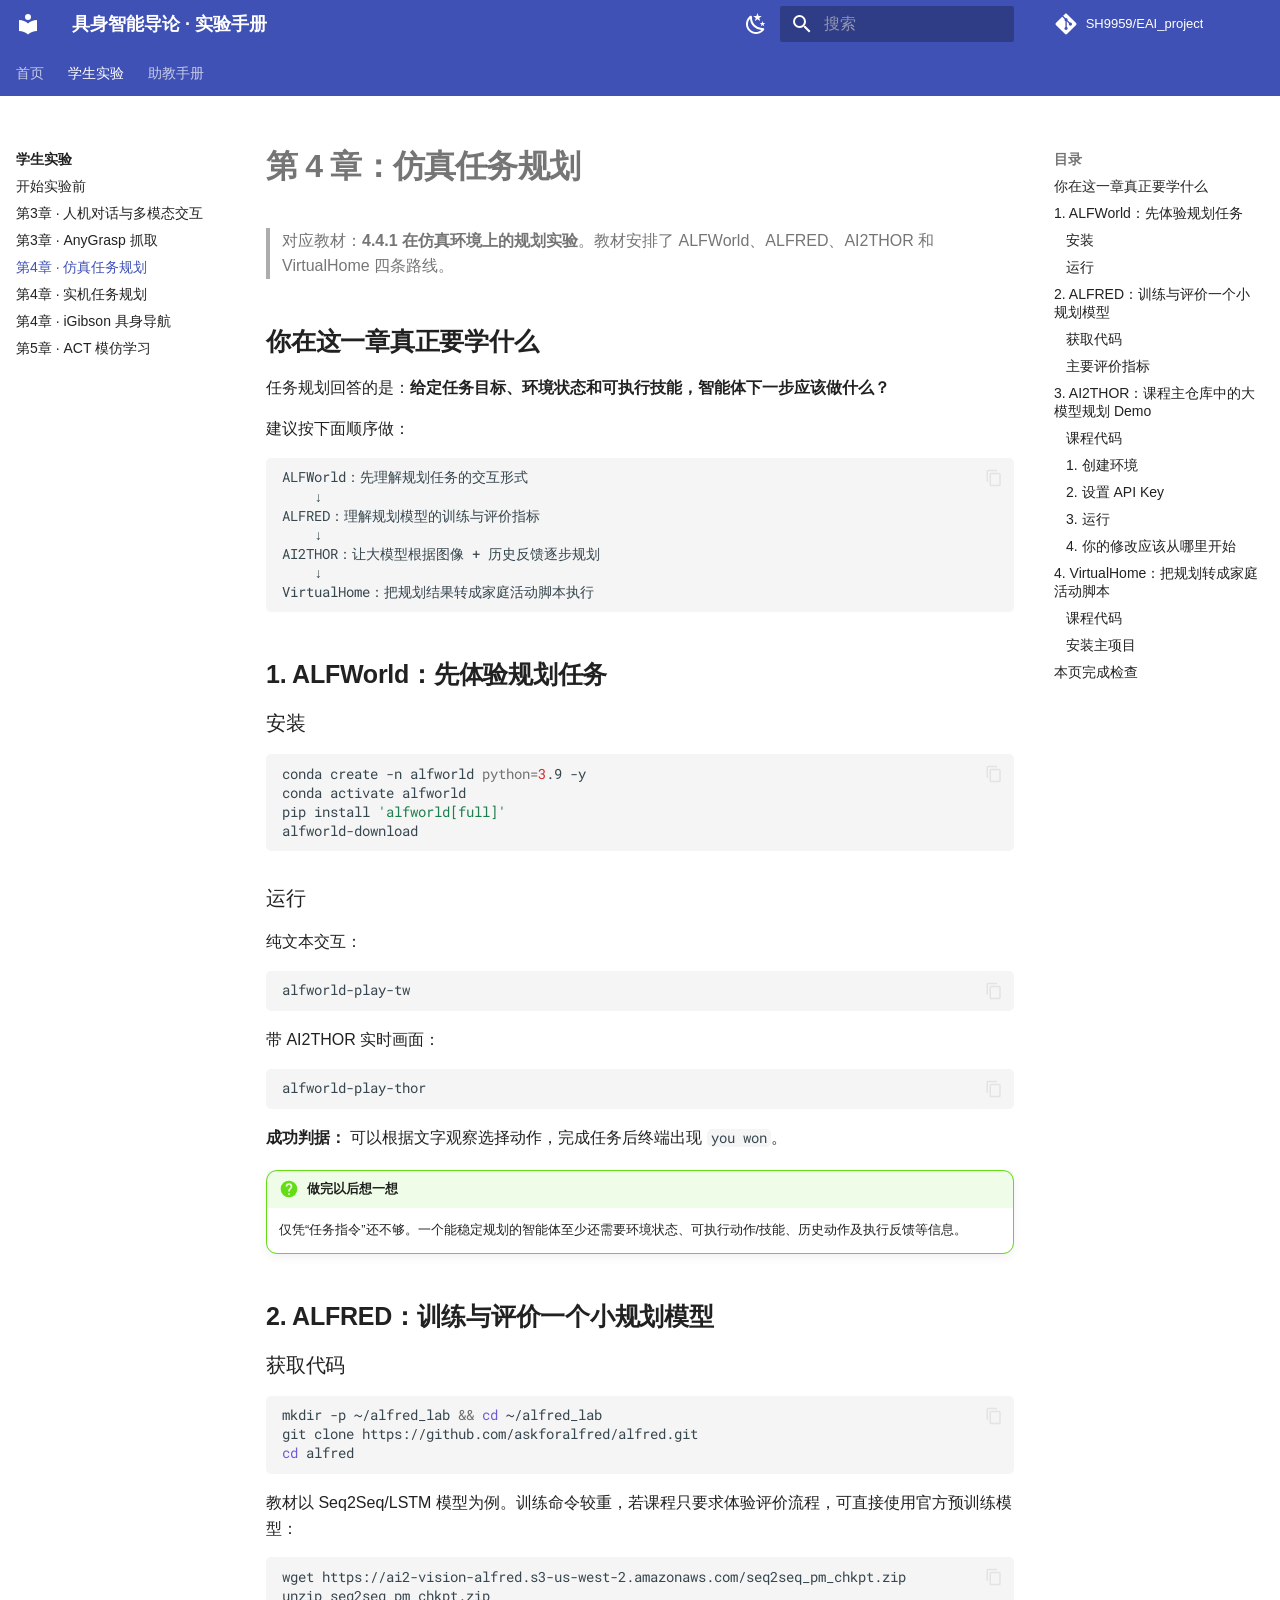
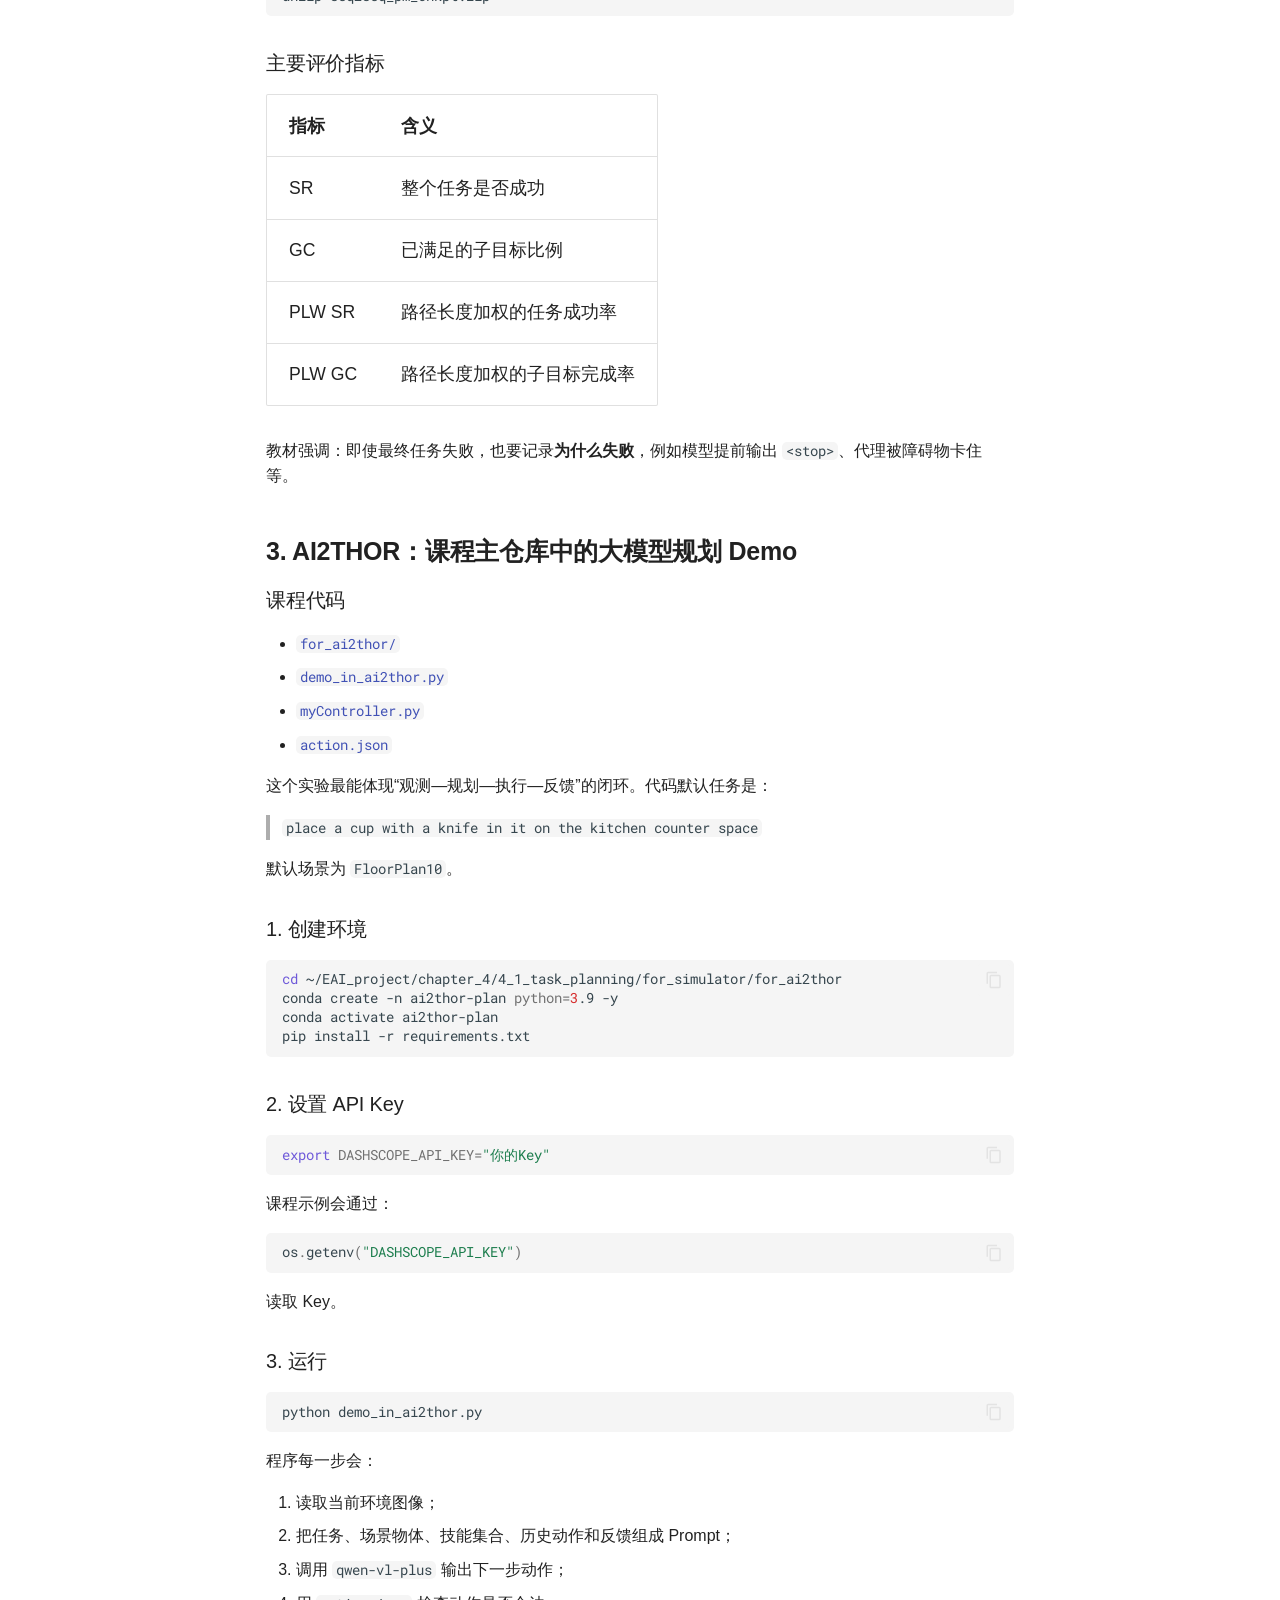
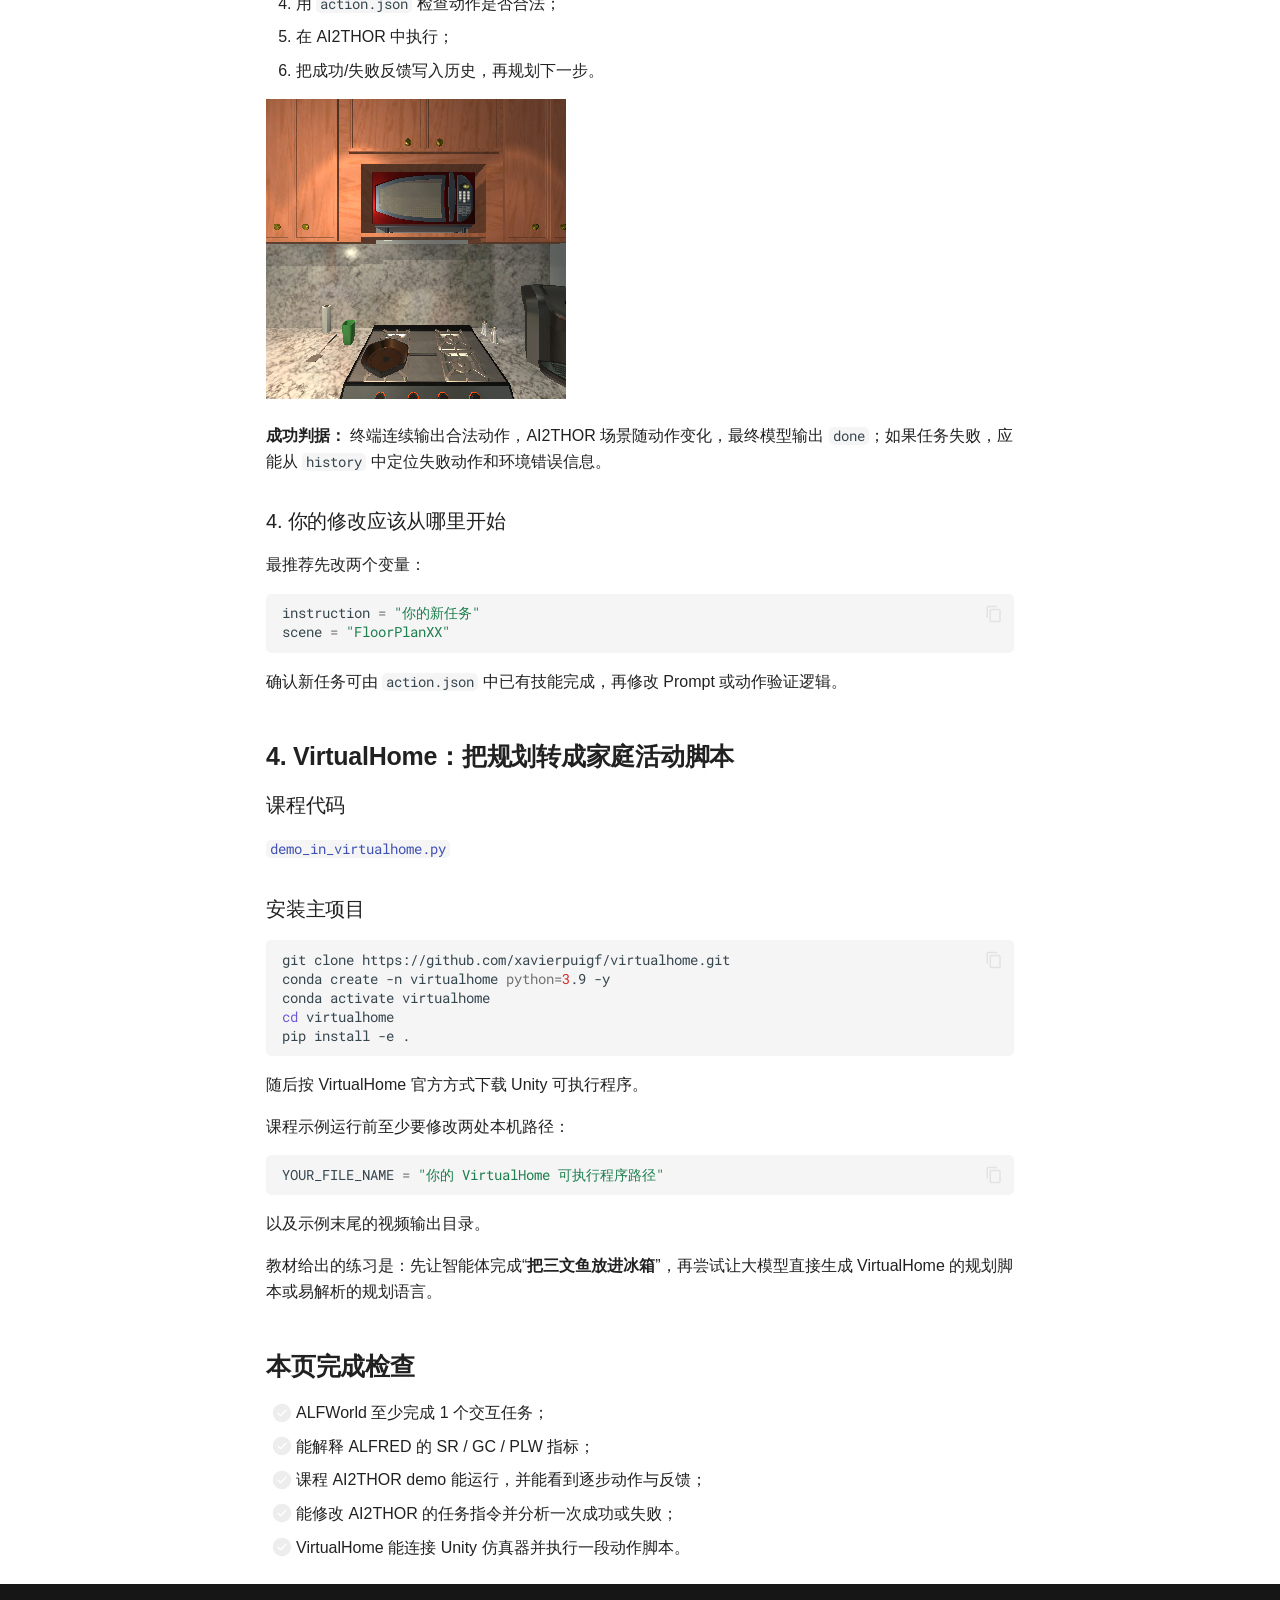
<file: student/ch4-planning/index.html>
<!doctype html>
<html lang="zh" class="no-js">
  <head>
    
      <meta charset="utf-8">
      <meta name="viewport" content="width=device-width,initial-scale=1">
      
        <meta name="description" content="哈尔滨工业大学《具身智能导论》实验上手与助教手册">
      
      
        <meta name="author" content="哈尔滨工业大学具身智能课程组">
      
      
        <link rel="canonical" href="https://sh9959.github.io/EAI_experiment_handbook/student/ch4-planning/">
      
      
        <link rel="prev" href="../ch3-grasp/">
      
      
        <link rel="next" href="../ch4-real/">
      
      
        
      
      
      <link rel="icon" href="../../assets/images/favicon.png">
      <meta name="generator" content="mkdocs-1.6.1, mkdocs-material-9.7.7">
    
    
      
        <title>第4章 · 仿真任务规划 - 具身智能导论 · 实验手册</title>
      
    
    
      <link rel="stylesheet" href="../../assets/stylesheets/main.ec1eaa64.min.css">
      
        
        <link rel="stylesheet" href="../../assets/stylesheets/palette.ab4e12ef.min.css">
      
      


    
    
      
    
    
      
        
        
        <link rel="preconnect" href="https://fonts.gstatic.com" crossorigin>
        <link rel="stylesheet" href="https://fonts.googleapis.com/css?family=Roboto:300,300i,400,400i,700,700i%7CRoboto+Mono:400,400i,700,700i&display=fallback">
        <style>:root{--md-text-font:"Roboto";--md-code-font:"Roboto Mono"}</style>
      
    
    
      <link rel="stylesheet" href="../../stylesheets/extra.css">
    
    <script>__md_scope=new URL("../..",location),__md_hash=e=>[...e].reduce(((e,_)=>(e<<5)-e+_.charCodeAt(0)),0),__md_get=(e,_=localStorage,t=__md_scope)=>JSON.parse(_.getItem(t.pathname+"."+e)),__md_set=(e,_,t=localStorage,a=__md_scope)=>{try{t.setItem(a.pathname+"."+e,JSON.stringify(_))}catch(e){}}</script>
    
      

    
    
  </head>
  
  
    
    
      
    
    
    
    
    <body dir="ltr" data-md-color-scheme="default" data-md-color-primary="indigo" data-md-color-accent="indigo">
  
    
    <input class="md-toggle" data-md-toggle="drawer" type="checkbox" id="__drawer" autocomplete="off">
    <input class="md-toggle" data-md-toggle="search" type="checkbox" id="__search" autocomplete="off">
    <label class="md-overlay" for="__drawer"></label>
    <div data-md-component="skip">
      
        
        <a href="#4" class="md-skip">
          跳转至
        </a>
      
    </div>
    <div data-md-component="announce">
      
    </div>
    
    
      

<header class="md-header" data-md-component="header">
  <nav class="md-header__inner md-grid" aria-label="页眉">
    <a href="../.." title="具身智能导论 · 实验手册" class="md-header__button md-logo" aria-label="具身智能导论 · 实验手册" data-md-component="logo">
      
  
  <svg xmlns="http://www.w3.org/2000/svg" viewBox="0 0 24 24"><path d="M12 8a3 3 0 0 0 3-3 3 3 0 0 0-3-3 3 3 0 0 0-3 3 3 3 0 0 0 3 3m0 3.54C9.64 9.35 6.5 8 3 8v11c3.5 0 6.64 1.35 9 3.54 2.36-2.19 5.5-3.54 9-3.54V8c-3.5 0-6.64 1.35-9 3.54"/></svg>

    </a>
    <label class="md-header__button md-icon" for="__drawer">
      
      <svg xmlns="http://www.w3.org/2000/svg" viewBox="0 0 24 24"><path d="M3 6h18v2H3zm0 5h18v2H3zm0 5h18v2H3z"/></svg>
    </label>
    <div class="md-header__title" data-md-component="header-title">
      <div class="md-header__ellipsis">
        <div class="md-header__topic">
          <span class="md-ellipsis">
            具身智能导论 · 实验手册
          </span>
        </div>
        <div class="md-header__topic" data-md-component="header-topic">
          <span class="md-ellipsis">
            
              第4章 · 仿真任务规划
            
          </span>
        </div>
      </div>
    </div>
    
      
        <form class="md-header__option" data-md-component="palette">
  
    
    
    
    <input class="md-option" data-md-color-media="(prefers-color-scheme: light)" data-md-color-scheme="default" data-md-color-primary="indigo" data-md-color-accent="indigo"  aria-label="切换到深色模式"  type="radio" name="__palette" id="__palette_0">
    
      <label class="md-header__button md-icon" title="切换到深色模式" for="__palette_1" hidden>
        <svg xmlns="http://www.w3.org/2000/svg" viewBox="0 0 24 24"><path d="m17.75 4.09-2.53 1.94.91 3.06-2.63-1.81-2.63 1.81.91-3.06-2.53-1.94L12.44 4l1.06-3 1.06 3zm3.5 6.91-1.64 1.25.59 1.98-1.7-1.17-1.7 1.17.59-1.98L15.75 11l2.06-.05L18.5 9l.69 1.95zm-2.28 4.95c.83-.08 1.72 1.1 1.19 1.85-.32.45-.66.87-1.08 1.27C15.17 23 8.84 23 4.94 19.07c-3.91-3.9-3.91-10.24 0-14.14.4-.4.82-.76 1.27-1.08.75-.53 1.93.36 1.85 1.19-.27 2.86.69 5.83 2.89 8.02a9.96 9.96 0 0 0 8.02 2.89m-1.64 2.02a12.08 12.08 0 0 1-7.8-3.47c-2.17-2.19-3.33-5-3.49-7.82-2.81 3.14-2.7 7.96.31 10.98 3.02 3.01 7.84 3.12 10.98.31"/></svg>
      </label>
    
  
    
    
    
    <input class="md-option" data-md-color-media="(prefers-color-scheme: dark)" data-md-color-scheme="slate" data-md-color-primary="indigo" data-md-color-accent="indigo"  aria-label="切换到浅色模式"  type="radio" name="__palette" id="__palette_1">
    
      <label class="md-header__button md-icon" title="切换到浅色模式" for="__palette_0" hidden>
        <svg xmlns="http://www.w3.org/2000/svg" viewBox="0 0 24 24"><path d="M12 7a5 5 0 0 1 5 5 5 5 0 0 1-5 5 5 5 0 0 1-5-5 5 5 0 0 1 5-5m0 2a3 3 0 0 0-3 3 3 3 0 0 0 3 3 3 3 0 0 0 3-3 3 3 0 0 0-3-3m0-7 2.39 3.42C13.65 5.15 12.84 5 12 5s-1.65.15-2.39.42zM3.34 7l4.16-.35A7.2 7.2 0 0 0 5.94 8.5c-.44.74-.69 1.5-.83 2.29zm.02 10 1.76-3.77a7.131 7.131 0 0 0 2.38 4.14zM20.65 7l-1.77 3.79a7.02 7.02 0 0 0-2.38-4.15zm-.01 10-4.14.36c.59-.51 1.12-1.14 1.54-1.86.42-.73.69-1.5.83-2.29zM12 22l-2.41-3.44c.74.27 1.55.44 2.41.44.82 0 1.63-.17 2.37-.44z"/></svg>
      </label>
    
  
</form>
      
    
    
      <script>var palette=__md_get("__palette");if(palette&&palette.color){if("(prefers-color-scheme)"===palette.color.media){var media=matchMedia("(prefers-color-scheme: light)"),input=document.querySelector(media.matches?"[data-md-color-media='(prefers-color-scheme: light)']":"[data-md-color-media='(prefers-color-scheme: dark)']");palette.color.media=input.getAttribute("data-md-color-media"),palette.color.scheme=input.getAttribute("data-md-color-scheme"),palette.color.primary=input.getAttribute("data-md-color-primary"),palette.color.accent=input.getAttribute("data-md-color-accent")}for(var[key,value]of Object.entries(palette.color))document.body.setAttribute("data-md-color-"+key,value)}</script>
    
    
    
      
      
        <label class="md-header__button md-icon" for="__search">
          
          <svg xmlns="http://www.w3.org/2000/svg" viewBox="0 0 24 24"><path d="M9.5 3A6.5 6.5 0 0 1 16 9.5c0 1.61-.59 3.09-1.56 4.23l.27.27h.79l5 5-1.5 1.5-5-5v-.79l-.27-.27A6.52 6.52 0 0 1 9.5 16 6.5 6.5 0 0 1 3 9.5 6.5 6.5 0 0 1 9.5 3m0 2C7 5 5 7 5 9.5S7 14 9.5 14 14 12 14 9.5 12 5 9.5 5"/></svg>
        </label>
        <div class="md-search" data-md-component="search" role="dialog">
  <label class="md-search__overlay" for="__search"></label>
  <div class="md-search__inner" role="search">
    <form class="md-search__form" name="search">
      <input type="text" class="md-search__input" name="query" aria-label="搜索" placeholder="搜索" autocapitalize="off" autocorrect="off" autocomplete="off" spellcheck="false" data-md-component="search-query" required>
      <label class="md-search__icon md-icon" for="__search">
        
        <svg xmlns="http://www.w3.org/2000/svg" viewBox="0 0 24 24"><path d="M9.5 3A6.5 6.5 0 0 1 16 9.5c0 1.61-.59 3.09-1.56 4.23l.27.27h.79l5 5-1.5 1.5-5-5v-.79l-.27-.27A6.52 6.52 0 0 1 9.5 16 6.5 6.5 0 0 1 3 9.5 6.5 6.5 0 0 1 9.5 3m0 2C7 5 5 7 5 9.5S7 14 9.5 14 14 12 14 9.5 12 5 9.5 5"/></svg>
        
        <svg xmlns="http://www.w3.org/2000/svg" viewBox="0 0 24 24"><path d="M20 11v2H8l5.5 5.5-1.42 1.42L4.16 12l7.92-7.92L13.5 5.5 8 11z"/></svg>
      </label>
      <nav class="md-search__options" aria-label="查找">
        
        <button type="reset" class="md-search__icon md-icon" title="清空当前内容" aria-label="清空当前内容" tabindex="-1">
          
          <svg xmlns="http://www.w3.org/2000/svg" viewBox="0 0 24 24"><path d="M19 6.41 17.59 5 12 10.59 6.41 5 5 6.41 10.59 12 5 17.59 6.41 19 12 13.41 17.59 19 19 17.59 13.41 12z"/></svg>
        </button>
      </nav>
      
        <div class="md-search__suggest" data-md-component="search-suggest"></div>
      
    </form>
    <div class="md-search__output">
      <div class="md-search__scrollwrap" tabindex="0" data-md-scrollfix>
        <div class="md-search-result" data-md-component="search-result">
          <div class="md-search-result__meta">
            正在初始化搜索引擎
          </div>
          <ol class="md-search-result__list" role="presentation"></ol>
        </div>
      </div>
    </div>
  </div>
</div>
      
    
    
      <div class="md-header__source">
        <a href="https://github.com/SH9959/EAI_project" title="前往仓库" class="md-source" data-md-component="source">
  <div class="md-source__icon md-icon">
    
    <svg xmlns="http://www.w3.org/2000/svg" viewBox="0 0 448 512"><!--! Font Awesome Free 7.1.0 by @fontawesome - https://fontawesome.com License - https://fontawesome.com/license/free (Icons: CC BY 4.0, Fonts: SIL OFL 1.1, Code: MIT License) Copyright 2025 Fonticons, Inc.--><path d="M439.6 236.1 244 40.5c-5.4-5.5-12.8-8.5-20.4-8.5s-15 3-20.4 8.4L162.5 81l51.5 51.5c27.1-9.1 52.7 16.8 43.4 43.7l49.7 49.7c34.2-11.8 61.2 31 35.5 56.7-26.5 26.5-70.2-2.9-56-37.3L240.3 199v121.9c25.3 12.5 22.3 41.8 9.1 55-6.4 6.4-15.2 10.1-24.3 10.1s-17.8-3.6-24.3-10.1c-17.6-17.6-11.1-46.9 11.2-56v-123c-20.8-8.5-24.6-30.7-18.6-45L142.6 101 8.5 235.1C3 240.6 0 247.9 0 255.5s3 15 8.5 20.4l195.6 195.7c5.4 5.4 12.7 8.4 20.4 8.4s15-3 20.4-8.4l194.7-194.7c5.4-5.4 8.4-12.8 8.4-20.4s-3-15-8.4-20.4"/></svg>
  </div>
  <div class="md-source__repository">
    SH9959/EAI_project
  </div>
</a>
      </div>
    
  </nav>
  
</header>
    
    <div class="md-container" data-md-component="container">
      
      
        
          
            
<nav class="md-tabs" aria-label="标签" data-md-component="tabs">
  <div class="md-grid">
    <ul class="md-tabs__list">
      
        
  
  
  
  
    <li class="md-tabs__item">
      <a href="../.." class="md-tabs__link">
        
  
  
    
  
  首页

      </a>
    </li>
  

      
        
  
  
  
    
  
  
    
    
      <li class="md-tabs__item md-tabs__item--active">
        <a href="../" class="md-tabs__link">
          
  
  
    
  
  学生实验

        </a>
      </li>
    
  

      
        
  
  
  
  
    
    
      <li class="md-tabs__item">
        <a href="../../ta/" class="md-tabs__link">
          
  
  
    
  
  助教手册

        </a>
      </li>
    
  

      
    </ul>
  </div>
</nav>
          
        
      
      <main class="md-main" data-md-component="main">
        <div class="md-main__inner md-grid">
          
            
              
              <div class="md-sidebar md-sidebar--primary" data-md-component="sidebar" data-md-type="navigation" >
                <div class="md-sidebar__scrollwrap">
                  <div class="md-sidebar__inner">
                    


  


<nav class="md-nav md-nav--primary md-nav--lifted" aria-label="导航栏" data-md-level="0">
  <label class="md-nav__title" for="__drawer">
    <a href="../.." title="具身智能导论 · 实验手册" class="md-nav__button md-logo" aria-label="具身智能导论 · 实验手册" data-md-component="logo">
      
  
  <svg xmlns="http://www.w3.org/2000/svg" viewBox="0 0 24 24"><path d="M12 8a3 3 0 0 0 3-3 3 3 0 0 0-3-3 3 3 0 0 0-3 3 3 3 0 0 0 3 3m0 3.54C9.64 9.35 6.5 8 3 8v11c3.5 0 6.64 1.35 9 3.54 2.36-2.19 5.5-3.54 9-3.54V8c-3.5 0-6.64 1.35-9 3.54"/></svg>

    </a>
    具身智能导论 · 实验手册
  </label>
  
    <div class="md-nav__source">
      <a href="https://github.com/SH9959/EAI_project" title="前往仓库" class="md-source" data-md-component="source">
  <div class="md-source__icon md-icon">
    
    <svg xmlns="http://www.w3.org/2000/svg" viewBox="0 0 448 512"><!--! Font Awesome Free 7.1.0 by @fontawesome - https://fontawesome.com License - https://fontawesome.com/license/free (Icons: CC BY 4.0, Fonts: SIL OFL 1.1, Code: MIT License) Copyright 2025 Fonticons, Inc.--><path d="M439.6 236.1 244 40.5c-5.4-5.5-12.8-8.5-20.4-8.5s-15 3-20.4 8.4L162.5 81l51.5 51.5c27.1-9.1 52.7 16.8 43.4 43.7l49.7 49.7c34.2-11.8 61.2 31 35.5 56.7-26.5 26.5-70.2-2.9-56-37.3L240.3 199v121.9c25.3 12.5 22.3 41.8 9.1 55-6.4 6.4-15.2 10.1-24.3 10.1s-17.8-3.6-24.3-10.1c-17.6-17.6-11.1-46.9 11.2-56v-123c-20.8-8.5-24.6-30.7-18.6-45L142.6 101 8.5 235.1C3 240.6 0 247.9 0 255.5s3 15 8.5 20.4l195.6 195.7c5.4 5.4 12.7 8.4 20.4 8.4s15-3 20.4-8.4l194.7-194.7c5.4-5.4 8.4-12.8 8.4-20.4s-3-15-8.4-20.4"/></svg>
  </div>
  <div class="md-source__repository">
    SH9959/EAI_project
  </div>
</a>
    </div>
  
  <ul class="md-nav__list" data-md-scrollfix>
    
      
      
  
  
  
  
    <li class="md-nav__item">
      <a href="../.." class="md-nav__link">
        
  
  
  <span class="md-ellipsis">
    
  
    首页
  

    
  </span>
  
  

      </a>
    </li>
  

    
      
      
  
  
    
  
  
  
    
    
      
        
          
        
      
        
      
        
      
        
      
        
      
        
      
        
      
        
      
    
    
    
      
        
        
      
      
        
      
    
    
    <li class="md-nav__item md-nav__item--active md-nav__item--section md-nav__item--nested">
      
        
        
        <input class="md-nav__toggle md-toggle " type="checkbox" id="__nav_2" checked>
        
          
          <div class="md-nav__link md-nav__container">
            <a href="../" class="md-nav__link ">
              
  
  
  <span class="md-ellipsis">
    
  
    学生实验
  

    
  </span>
  
  

            </a>
            
              
              <label class="md-nav__link " for="__nav_2" id="__nav_2_label" tabindex="">
                <span class="md-nav__icon md-icon"></span>
              </label>
            
          </div>
        
        <nav class="md-nav" data-md-level="1" aria-labelledby="__nav_2_label" aria-expanded="true">
          <label class="md-nav__title" for="__nav_2">
            <span class="md-nav__icon md-icon"></span>
            
  
    学生实验
  

          </label>
          <ul class="md-nav__list" data-md-scrollfix>
            
              
            
              
                
  
  
  
  
    <li class="md-nav__item">
      <a href="../setup/" class="md-nav__link">
        
  
  
  <span class="md-ellipsis">
    
  
    开始实验前
  

    
  </span>
  
  

      </a>
    </li>
  

              
            
              
                
  
  
  
  
    <li class="md-nav__item">
      <a href="../ch3-dialogue/" class="md-nav__link">
        
  
  
  <span class="md-ellipsis">
    
  
    第3章 · 人机对话与多模态交互
  

    
  </span>
  
  

      </a>
    </li>
  

              
            
              
                
  
  
  
  
    <li class="md-nav__item">
      <a href="../ch3-grasp/" class="md-nav__link">
        
  
  
  <span class="md-ellipsis">
    
  
    第3章 · AnyGrasp 抓取
  

    
  </span>
  
  

      </a>
    </li>
  

              
            
              
                
  
  
    
  
  
  
    <li class="md-nav__item md-nav__item--active">
      
      <input class="md-nav__toggle md-toggle" type="checkbox" id="__toc">
      
      
        
      
      
        <label class="md-nav__link md-nav__link--active" for="__toc">
          
  
  
  <span class="md-ellipsis">
    
  
    第4章 · 仿真任务规划
  

    
  </span>
  
  

          <span class="md-nav__icon md-icon"></span>
        </label>
      
      <a href="./" class="md-nav__link md-nav__link--active">
        
  
  
  <span class="md-ellipsis">
    
  
    第4章 · 仿真任务规划
  

    
  </span>
  
  

      </a>
      
        

<nav class="md-nav md-nav--secondary" aria-label="目录">
  
  
  
    
  
  
    <label class="md-nav__title" for="__toc">
      <span class="md-nav__icon md-icon"></span>
      目录
    </label>
    <ul class="md-nav__list" data-md-component="toc" data-md-scrollfix>
      
        <li class="md-nav__item">
  <a href="#_1" class="md-nav__link">
    <span class="md-ellipsis">
      
        你在这一章真正要学什么
      
    </span>
  </a>
  
</li>
      
        <li class="md-nav__item">
  <a href="#1-alfworld" class="md-nav__link">
    <span class="md-ellipsis">
      
        1. ALFWorld：先体验规划任务
      
    </span>
  </a>
  
    <nav class="md-nav" aria-label="1. ALFWorld：先体验规划任务">
      <ul class="md-nav__list">
        
          <li class="md-nav__item">
  <a href="#_2" class="md-nav__link">
    <span class="md-ellipsis">
      
        安装
      
    </span>
  </a>
  
</li>
        
          <li class="md-nav__item">
  <a href="#_3" class="md-nav__link">
    <span class="md-ellipsis">
      
        运行
      
    </span>
  </a>
  
</li>
        
      </ul>
    </nav>
  
</li>
      
        <li class="md-nav__item">
  <a href="#2-alfred" class="md-nav__link">
    <span class="md-ellipsis">
      
        2. ALFRED：训练与评价一个小规划模型
      
    </span>
  </a>
  
    <nav class="md-nav" aria-label="2. ALFRED：训练与评价一个小规划模型">
      <ul class="md-nav__list">
        
          <li class="md-nav__item">
  <a href="#_4" class="md-nav__link">
    <span class="md-ellipsis">
      
        获取代码
      
    </span>
  </a>
  
</li>
        
          <li class="md-nav__item">
  <a href="#_5" class="md-nav__link">
    <span class="md-ellipsis">
      
        主要评价指标
      
    </span>
  </a>
  
</li>
        
      </ul>
    </nav>
  
</li>
      
        <li class="md-nav__item">
  <a href="#3-ai2thor-demo" class="md-nav__link">
    <span class="md-ellipsis">
      
        3. AI2THOR：课程主仓库中的大模型规划 Demo
      
    </span>
  </a>
  
    <nav class="md-nav" aria-label="3. AI2THOR：课程主仓库中的大模型规划 Demo">
      <ul class="md-nav__list">
        
          <li class="md-nav__item">
  <a href="#_6" class="md-nav__link">
    <span class="md-ellipsis">
      
        课程代码
      
    </span>
  </a>
  
</li>
        
          <li class="md-nav__item">
  <a href="#1" class="md-nav__link">
    <span class="md-ellipsis">
      
        1. 创建环境
      
    </span>
  </a>
  
</li>
        
          <li class="md-nav__item">
  <a href="#2-api-key" class="md-nav__link">
    <span class="md-ellipsis">
      
        2. 设置 API Key
      
    </span>
  </a>
  
</li>
        
          <li class="md-nav__item">
  <a href="#3" class="md-nav__link">
    <span class="md-ellipsis">
      
        3. 运行
      
    </span>
  </a>
  
</li>
        
          <li class="md-nav__item">
  <a href="#4_1" class="md-nav__link">
    <span class="md-ellipsis">
      
        4. 你的修改应该从哪里开始
      
    </span>
  </a>
  
</li>
        
      </ul>
    </nav>
  
</li>
      
        <li class="md-nav__item">
  <a href="#4-virtualhome" class="md-nav__link">
    <span class="md-ellipsis">
      
        4. VirtualHome：把规划转成家庭活动脚本
      
    </span>
  </a>
  
    <nav class="md-nav" aria-label="4. VirtualHome：把规划转成家庭活动脚本">
      <ul class="md-nav__list">
        
          <li class="md-nav__item">
  <a href="#_7" class="md-nav__link">
    <span class="md-ellipsis">
      
        课程代码
      
    </span>
  </a>
  
</li>
        
          <li class="md-nav__item">
  <a href="#_8" class="md-nav__link">
    <span class="md-ellipsis">
      
        安装主项目
      
    </span>
  </a>
  
</li>
        
      </ul>
    </nav>
  
</li>
      
        <li class="md-nav__item">
  <a href="#_9" class="md-nav__link">
    <span class="md-ellipsis">
      
        本页完成检查
      
    </span>
  </a>
  
</li>
      
    </ul>
  
</nav>
      
    </li>
  

              
            
              
                
  
  
  
  
    <li class="md-nav__item">
      <a href="../ch4-real/" class="md-nav__link">
        
  
  
  <span class="md-ellipsis">
    
  
    第4章 · 实机任务规划
  

    
  </span>
  
  

      </a>
    </li>
  

              
            
              
                
  
  
  
  
    <li class="md-nav__item">
      <a href="../ch4-navigation/" class="md-nav__link">
        
  
  
  <span class="md-ellipsis">
    
  
    第4章 · iGibson 具身导航
  

    
  </span>
  
  

      </a>
    </li>
  

              
            
              
                
  
  
  
  
    <li class="md-nav__item">
      <a href="../ch5-imitation/" class="md-nav__link">
        
  
  
  <span class="md-ellipsis">
    
  
    第5章 · ACT 模仿学习
  

    
  </span>
  
  

      </a>
    </li>
  

              
            
          </ul>
        </nav>
      
    </li>
  

    
      
      
  
  
  
  
    
    
      
        
          
        
      
        
      
        
      
        
      
    
    
    
      
      
        
      
    
    
    <li class="md-nav__item md-nav__item--nested">
      
        
        
        <input class="md-nav__toggle md-toggle " type="checkbox" id="__nav_3" >
        
          
          <div class="md-nav__link md-nav__container">
            <a href="../../ta/" class="md-nav__link ">
              
  
  
  <span class="md-ellipsis">
    
  
    助教手册
  

    
  </span>
  
  

            </a>
            
              
              <label class="md-nav__link " for="__nav_3" id="__nav_3_label" tabindex="0">
                <span class="md-nav__icon md-icon"></span>
              </label>
            
          </div>
        
        <nav class="md-nav" data-md-level="1" aria-labelledby="__nav_3_label" aria-expanded="false">
          <label class="md-nav__title" for="__nav_3">
            <span class="md-nav__icon md-icon"></span>
            
  
    助教手册
  

          </label>
          <ul class="md-nav__list" data-md-scrollfix>
            
              
            
              
                
  
  
  
  
    <li class="md-nav__item">
      <a href="../../ta/preclass/" class="md-nav__link">
        
  
  
  <span class="md-ellipsis">
    
  
    课前联调
  

    
  </span>
  
  

      </a>
    </li>
  

              
            
              
                
  
  
  
  
    <li class="md-nav__item">
      <a href="../../ta/grading/" class="md-nav__link">
        
  
  
  <span class="md-ellipsis">
    
  
    课堂协助与验收
  

    
  </span>
  
  

      </a>
    </li>
  

              
            
              
                
  
  
  
  
    <li class="md-nav__item">
      <a href="../../ta/troubleshooting/" class="md-nav__link">
        
  
  
  <span class="md-ellipsis">
    
  
    常见问题排查
  

    
  </span>
  
  

      </a>
    </li>
  

              
            
          </ul>
        </nav>
      
    </li>
  

    
  </ul>
</nav>
                  </div>
                </div>
              </div>
            
            
              
              <div class="md-sidebar md-sidebar--secondary" data-md-component="sidebar" data-md-type="toc" >
                <div class="md-sidebar__scrollwrap">
                  <div class="md-sidebar__inner">
                    

<nav class="md-nav md-nav--secondary" aria-label="目录">
  
  
  
    
  
  
    <label class="md-nav__title" for="__toc">
      <span class="md-nav__icon md-icon"></span>
      目录
    </label>
    <ul class="md-nav__list" data-md-component="toc" data-md-scrollfix>
      
        <li class="md-nav__item">
  <a href="#_1" class="md-nav__link">
    <span class="md-ellipsis">
      
        你在这一章真正要学什么
      
    </span>
  </a>
  
</li>
      
        <li class="md-nav__item">
  <a href="#1-alfworld" class="md-nav__link">
    <span class="md-ellipsis">
      
        1. ALFWorld：先体验规划任务
      
    </span>
  </a>
  
    <nav class="md-nav" aria-label="1. ALFWorld：先体验规划任务">
      <ul class="md-nav__list">
        
          <li class="md-nav__item">
  <a href="#_2" class="md-nav__link">
    <span class="md-ellipsis">
      
        安装
      
    </span>
  </a>
  
</li>
        
          <li class="md-nav__item">
  <a href="#_3" class="md-nav__link">
    <span class="md-ellipsis">
      
        运行
      
    </span>
  </a>
  
</li>
        
      </ul>
    </nav>
  
</li>
      
        <li class="md-nav__item">
  <a href="#2-alfred" class="md-nav__link">
    <span class="md-ellipsis">
      
        2. ALFRED：训练与评价一个小规划模型
      
    </span>
  </a>
  
    <nav class="md-nav" aria-label="2. ALFRED：训练与评价一个小规划模型">
      <ul class="md-nav__list">
        
          <li class="md-nav__item">
  <a href="#_4" class="md-nav__link">
    <span class="md-ellipsis">
      
        获取代码
      
    </span>
  </a>
  
</li>
        
          <li class="md-nav__item">
  <a href="#_5" class="md-nav__link">
    <span class="md-ellipsis">
      
        主要评价指标
      
    </span>
  </a>
  
</li>
        
      </ul>
    </nav>
  
</li>
      
        <li class="md-nav__item">
  <a href="#3-ai2thor-demo" class="md-nav__link">
    <span class="md-ellipsis">
      
        3. AI2THOR：课程主仓库中的大模型规划 Demo
      
    </span>
  </a>
  
    <nav class="md-nav" aria-label="3. AI2THOR：课程主仓库中的大模型规划 Demo">
      <ul class="md-nav__list">
        
          <li class="md-nav__item">
  <a href="#_6" class="md-nav__link">
    <span class="md-ellipsis">
      
        课程代码
      
    </span>
  </a>
  
</li>
        
          <li class="md-nav__item">
  <a href="#1" class="md-nav__link">
    <span class="md-ellipsis">
      
        1. 创建环境
      
    </span>
  </a>
  
</li>
        
          <li class="md-nav__item">
  <a href="#2-api-key" class="md-nav__link">
    <span class="md-ellipsis">
      
        2. 设置 API Key
      
    </span>
  </a>
  
</li>
        
          <li class="md-nav__item">
  <a href="#3" class="md-nav__link">
    <span class="md-ellipsis">
      
        3. 运行
      
    </span>
  </a>
  
</li>
        
          <li class="md-nav__item">
  <a href="#4_1" class="md-nav__link">
    <span class="md-ellipsis">
      
        4. 你的修改应该从哪里开始
      
    </span>
  </a>
  
</li>
        
      </ul>
    </nav>
  
</li>
      
        <li class="md-nav__item">
  <a href="#4-virtualhome" class="md-nav__link">
    <span class="md-ellipsis">
      
        4. VirtualHome：把规划转成家庭活动脚本
      
    </span>
  </a>
  
    <nav class="md-nav" aria-label="4. VirtualHome：把规划转成家庭活动脚本">
      <ul class="md-nav__list">
        
          <li class="md-nav__item">
  <a href="#_7" class="md-nav__link">
    <span class="md-ellipsis">
      
        课程代码
      
    </span>
  </a>
  
</li>
        
          <li class="md-nav__item">
  <a href="#_8" class="md-nav__link">
    <span class="md-ellipsis">
      
        安装主项目
      
    </span>
  </a>
  
</li>
        
      </ul>
    </nav>
  
</li>
      
        <li class="md-nav__item">
  <a href="#_9" class="md-nav__link">
    <span class="md-ellipsis">
      
        本页完成检查
      
    </span>
  </a>
  
</li>
      
    </ul>
  
</nav>
                  </div>
                </div>
              </div>
            
          
          
            <div class="md-content" data-md-component="content">
              
              <article class="md-content__inner md-typeset">
                
                  


  
  


<h1 id="4">第 4 章：仿真任务规划<a class="headerlink" href="#4" title="Permanent link">&para;</a></h1>
<blockquote>
<p>对应教材：<strong>4.4.1 在仿真环境上的规划实验</strong>。教材安排了 ALFWorld、ALFRED、AI2THOR 和 VirtualHome 四条路线。</p>
</blockquote>
<h2 id="_1">你在这一章真正要学什么<a class="headerlink" href="#_1" title="Permanent link">&para;</a></h2>
<p>任务规划回答的是：<strong>给定任务目标、环境状态和可执行技能，智能体下一步应该做什么？</strong></p>
<p>建议按下面顺序做：</p>
<div class="highlight"><pre><span></span><code><a id="__codelineno-0-1" name="__codelineno-0-1" href="#__codelineno-0-1"></a>ALFWorld：先理解规划任务的交互形式
<a id="__codelineno-0-2" name="__codelineno-0-2" href="#__codelineno-0-2"></a>    ↓
<a id="__codelineno-0-3" name="__codelineno-0-3" href="#__codelineno-0-3"></a>ALFRED：理解规划模型的训练与评价指标
<a id="__codelineno-0-4" name="__codelineno-0-4" href="#__codelineno-0-4"></a>    ↓
<a id="__codelineno-0-5" name="__codelineno-0-5" href="#__codelineno-0-5"></a>AI2THOR：让大模型根据图像 + 历史反馈逐步规划
<a id="__codelineno-0-6" name="__codelineno-0-6" href="#__codelineno-0-6"></a>    ↓
<a id="__codelineno-0-7" name="__codelineno-0-7" href="#__codelineno-0-7"></a>VirtualHome：把规划结果转成家庭活动脚本执行
</code></pre></div>
<h2 id="1-alfworld">1. ALFWorld：先体验规划任务<a class="headerlink" href="#1-alfworld" title="Permanent link">&para;</a></h2>
<h3 id="_2">安装<a class="headerlink" href="#_2" title="Permanent link">&para;</a></h3>
<div class="highlight"><pre><span></span><code><a id="__codelineno-1-1" name="__codelineno-1-1" href="#__codelineno-1-1"></a>conda<span class="w"> </span>create<span class="w"> </span>-n<span class="w"> </span>alfworld<span class="w"> </span><span class="nv">python</span><span class="o">=</span><span class="m">3</span>.9<span class="w"> </span>-y
<a id="__codelineno-1-2" name="__codelineno-1-2" href="#__codelineno-1-2"></a>conda<span class="w"> </span>activate<span class="w"> </span>alfworld
<a id="__codelineno-1-3" name="__codelineno-1-3" href="#__codelineno-1-3"></a>pip<span class="w"> </span>install<span class="w"> </span><span class="s1">'alfworld[full]'</span>
<a id="__codelineno-1-4" name="__codelineno-1-4" href="#__codelineno-1-4"></a>alfworld-download
</code></pre></div>
<h3 id="_3">运行<a class="headerlink" href="#_3" title="Permanent link">&para;</a></h3>
<p>纯文本交互：</p>
<div class="highlight"><pre><span></span><code><a id="__codelineno-2-1" name="__codelineno-2-1" href="#__codelineno-2-1"></a>alfworld-play-tw
</code></pre></div>
<p>带 AI2THOR 实时画面：</p>
<div class="highlight"><pre><span></span><code><a id="__codelineno-3-1" name="__codelineno-3-1" href="#__codelineno-3-1"></a>alfworld-play-thor
</code></pre></div>
<p><strong>成功判据：</strong> 可以根据文字观察选择动作，完成任务后终端出现 <code>you won</code>。</p>
<div class="admonition question">
<p class="admonition-title">做完以后想一想</p>
<p>仅凭“任务指令”还不够。一个能稳定规划的智能体至少还需要环境状态、可执行动作/技能、历史动作及执行反馈等信息。</p>
</div>
<h2 id="2-alfred">2. ALFRED：训练与评价一个小规划模型<a class="headerlink" href="#2-alfred" title="Permanent link">&para;</a></h2>
<h3 id="_4">获取代码<a class="headerlink" href="#_4" title="Permanent link">&para;</a></h3>
<div class="highlight"><pre><span></span><code><a id="__codelineno-4-1" name="__codelineno-4-1" href="#__codelineno-4-1"></a>mkdir<span class="w"> </span>-p<span class="w"> </span>~/alfred_lab<span class="w"> </span><span class="o">&amp;&amp;</span><span class="w"> </span><span class="nb">cd</span><span class="w"> </span>~/alfred_lab
<a id="__codelineno-4-2" name="__codelineno-4-2" href="#__codelineno-4-2"></a>git<span class="w"> </span>clone<span class="w"> </span>https://github.com/askforalfred/alfred.git
<a id="__codelineno-4-3" name="__codelineno-4-3" href="#__codelineno-4-3"></a><span class="nb">cd</span><span class="w"> </span>alfred
</code></pre></div>
<p>教材以 Seq2Seq/LSTM 模型为例。训练命令较重，若课程只要求体验评价流程，可直接使用官方预训练模型：</p>
<div class="highlight"><pre><span></span><code><a id="__codelineno-5-1" name="__codelineno-5-1" href="#__codelineno-5-1"></a>wget<span class="w"> </span>https://ai2-vision-alfred.s3-us-west-2.amazonaws.com/seq2seq_pm_chkpt.zip
<a id="__codelineno-5-2" name="__codelineno-5-2" href="#__codelineno-5-2"></a>unzip<span class="w"> </span>seq2seq_pm_chkpt.zip
</code></pre></div>
<h3 id="_5">主要评价指标<a class="headerlink" href="#_5" title="Permanent link">&para;</a></h3>
<table>
<thead>
<tr>
<th>指标</th>
<th>含义</th>
</tr>
</thead>
<tbody>
<tr>
<td>SR</td>
<td>整个任务是否成功</td>
</tr>
<tr>
<td>GC</td>
<td>已满足的子目标比例</td>
</tr>
<tr>
<td>PLW SR</td>
<td>路径长度加权的任务成功率</td>
</tr>
<tr>
<td>PLW GC</td>
<td>路径长度加权的子目标完成率</td>
</tr>
</tbody>
</table>
<p>教材强调：即使最终任务失败，也要记录<strong>为什么失败</strong>，例如模型提前输出 <code>&lt;stop&gt;</code>、代理被障碍物卡住等。</p>
<h2 id="3-ai2thor-demo">3. AI2THOR：课程主仓库中的大模型规划 Demo<a class="headerlink" href="#3-ai2thor-demo" title="Permanent link">&para;</a></h2>
<h3 id="_6">课程代码<a class="headerlink" href="#_6" title="Permanent link">&para;</a></h3>
<ul>
<li><a href="https://github.com/SH9959/EAI_project/tree/main/chapter_4/4_1_task_planning/for_simulator/for_ai2thor"><code>for_ai2thor/</code></a></li>
<li><a href="https://github.com/SH9959/EAI_project/blob/main/chapter_4/4_1_task_planning/for_simulator/for_ai2thor/demo_in_ai2thor.py"><code>demo_in_ai2thor.py</code></a></li>
<li><a href="https://github.com/SH9959/EAI_project/blob/main/chapter_4/4_1_task_planning/for_simulator/for_ai2thor/myController.py"><code>myController.py</code></a></li>
<li><a href="https://github.com/SH9959/EAI_project/blob/main/chapter_4/4_1_task_planning/for_simulator/for_ai2thor/action.json"><code>action.json</code></a></li>
</ul>
<p>这个实验最能体现“观测—规划—执行—反馈”的闭环。代码默认任务是：</p>
<blockquote>
<p><code>place a cup with a knife in it on the kitchen counter space</code></p>
</blockquote>
<p>默认场景为 <code>FloorPlan10</code>。</p>
<h3 id="1">1. 创建环境<a class="headerlink" href="#1" title="Permanent link">&para;</a></h3>
<div class="highlight"><pre><span></span><code><a id="__codelineno-6-1" name="__codelineno-6-1" href="#__codelineno-6-1"></a><span class="nb">cd</span><span class="w"> </span>~/EAI_project/chapter_4/4_1_task_planning/for_simulator/for_ai2thor
<a id="__codelineno-6-2" name="__codelineno-6-2" href="#__codelineno-6-2"></a>conda<span class="w"> </span>create<span class="w"> </span>-n<span class="w"> </span>ai2thor-plan<span class="w"> </span><span class="nv">python</span><span class="o">=</span><span class="m">3</span>.9<span class="w"> </span>-y
<a id="__codelineno-6-3" name="__codelineno-6-3" href="#__codelineno-6-3"></a>conda<span class="w"> </span>activate<span class="w"> </span>ai2thor-plan
<a id="__codelineno-6-4" name="__codelineno-6-4" href="#__codelineno-6-4"></a>pip<span class="w"> </span>install<span class="w"> </span>-r<span class="w"> </span>requirements.txt
</code></pre></div>
<h3 id="2-api-key">2. 设置 API Key<a class="headerlink" href="#2-api-key" title="Permanent link">&para;</a></h3>
<div class="highlight"><pre><span></span><code><a id="__codelineno-7-1" name="__codelineno-7-1" href="#__codelineno-7-1"></a><span class="nb">export</span><span class="w"> </span><span class="nv">DASHSCOPE_API_KEY</span><span class="o">=</span><span class="s2">"你的Key"</span>
</code></pre></div>
<p>课程示例会通过：</p>
<div class="highlight"><pre><span></span><code><a id="__codelineno-8-1" name="__codelineno-8-1" href="#__codelineno-8-1"></a><span class="n">os</span><span class="o">.</span><span class="n">getenv</span><span class="p">(</span><span class="s2">"DASHSCOPE_API_KEY"</span><span class="p">)</span>
</code></pre></div>
<p>读取 Key。</p>
<h3 id="3">3. 运行<a class="headerlink" href="#3" title="Permanent link">&para;</a></h3>
<div class="highlight"><pre><span></span><code><a id="__codelineno-9-1" name="__codelineno-9-1" href="#__codelineno-9-1"></a>python<span class="w"> </span>demo_in_ai2thor.py
</code></pre></div>
<p>程序每一步会：</p>
<ol>
<li>读取当前环境图像；</li>
<li>把任务、场景物体、技能集合、历史动作和反馈组成 Prompt；</li>
<li>调用 <code>qwen-vl-plus</code> 输出下一步动作；</li>
<li>用 <code>action.json</code> 检查动作是否合法；</li>
<li>在 AI2THOR 中执行；</li>
<li>把成功/失败反馈写入历史，再规划下一步。</li>
</ol>
<p><img alt="AI2THOR 示例" src="../../assets/ai2thor_example.png" /></p>
<p><strong>成功判据：</strong> 终端连续输出合法动作，AI2THOR 场景随动作变化，最终模型输出 <code>done</code>；如果任务失败，应能从 <code>history</code> 中定位失败动作和环境错误信息。</p>
<h3 id="4_1">4. 你的修改应该从哪里开始<a class="headerlink" href="#4_1" title="Permanent link">&para;</a></h3>
<p>最推荐先改两个变量：</p>
<div class="highlight"><pre><span></span><code><a id="__codelineno-10-1" name="__codelineno-10-1" href="#__codelineno-10-1"></a><span class="n">instruction</span> <span class="o">=</span> <span class="s2">"你的新任务"</span>
<a id="__codelineno-10-2" name="__codelineno-10-2" href="#__codelineno-10-2"></a><span class="n">scene</span> <span class="o">=</span> <span class="s2">"FloorPlanXX"</span>
</code></pre></div>
<p>确认新任务可由 <code>action.json</code> 中已有技能完成，再修改 Prompt 或动作验证逻辑。</p>
<h2 id="4-virtualhome">4. VirtualHome：把规划转成家庭活动脚本<a class="headerlink" href="#4-virtualhome" title="Permanent link">&para;</a></h2>
<h3 id="_7">课程代码<a class="headerlink" href="#_7" title="Permanent link">&para;</a></h3>
<p><a href="https://github.com/SH9959/EAI_project/blob/main/chapter_4/4_1_task_planning/for_simulator/for_virtualhome/demo_in_virtualhome.py"><code>demo_in_virtualhome.py</code></a></p>
<h3 id="_8">安装主项目<a class="headerlink" href="#_8" title="Permanent link">&para;</a></h3>
<div class="highlight"><pre><span></span><code><a id="__codelineno-11-1" name="__codelineno-11-1" href="#__codelineno-11-1"></a>git<span class="w"> </span>clone<span class="w"> </span>https://github.com/xavierpuigf/virtualhome.git
<a id="__codelineno-11-2" name="__codelineno-11-2" href="#__codelineno-11-2"></a>conda<span class="w"> </span>create<span class="w"> </span>-n<span class="w"> </span>virtualhome<span class="w"> </span><span class="nv">python</span><span class="o">=</span><span class="m">3</span>.9<span class="w"> </span>-y
<a id="__codelineno-11-3" name="__codelineno-11-3" href="#__codelineno-11-3"></a>conda<span class="w"> </span>activate<span class="w"> </span>virtualhome
<a id="__codelineno-11-4" name="__codelineno-11-4" href="#__codelineno-11-4"></a><span class="nb">cd</span><span class="w"> </span>virtualhome
<a id="__codelineno-11-5" name="__codelineno-11-5" href="#__codelineno-11-5"></a>pip<span class="w"> </span>install<span class="w"> </span>-e<span class="w"> </span>.
</code></pre></div>
<p>随后按 VirtualHome 官方方式下载 Unity 可执行程序。</p>
<p>课程示例运行前至少要修改两处本机路径：</p>
<div class="highlight"><pre><span></span><code><a id="__codelineno-12-1" name="__codelineno-12-1" href="#__codelineno-12-1"></a><span class="n">YOUR_FILE_NAME</span> <span class="o">=</span> <span class="s2">"你的 VirtualHome 可执行程序路径"</span>
</code></pre></div>
<p>以及示例末尾的视频输出目录。</p>
<p>教材给出的练习是：先让智能体完成“<strong>把三文鱼放进冰箱</strong>”，再尝试让大模型直接生成 VirtualHome 的规划脚本或易解析的规划语言。</p>
<h2 id="_9">本页完成检查<a class="headerlink" href="#_9" title="Permanent link">&para;</a></h2>
<ul class="task-list">
<li class="task-list-item"><label class="task-list-control"><input type="checkbox" disabled/><span class="task-list-indicator"></span></label> ALFWorld 至少完成 1 个交互任务；</li>
<li class="task-list-item"><label class="task-list-control"><input type="checkbox" disabled/><span class="task-list-indicator"></span></label> 能解释 ALFRED 的 SR / GC / PLW 指标；</li>
<li class="task-list-item"><label class="task-list-control"><input type="checkbox" disabled/><span class="task-list-indicator"></span></label> 课程 AI2THOR demo 能运行，并能看到逐步动作与反馈；</li>
<li class="task-list-item"><label class="task-list-control"><input type="checkbox" disabled/><span class="task-list-indicator"></span></label> 能修改 AI2THOR 的任务指令并分析一次成功或失败；</li>
<li class="task-list-item"><label class="task-list-control"><input type="checkbox" disabled/><span class="task-list-indicator"></span></label> VirtualHome 能连接 Unity 仿真器并执行一段动作脚本。</li>
</ul>












                
              </article>
            </div>
          
          
<script>var target=document.getElementById(location.hash.slice(1));target&&target.name&&(target.checked=target.name.startsWith("__tabbed_"))</script>
        </div>
        
          <button type="button" class="md-top md-icon" data-md-component="top" hidden>
  
  <svg xmlns="http://www.w3.org/2000/svg" viewBox="0 0 24 24"><path d="M13 20h-2V8l-5.5 5.5-1.42-1.42L12 4.16l7.92 7.92-1.42 1.42L13 8z"/></svg>
  回到页面顶部
</button>
        
      </main>
      
        <footer class="md-footer">
  
  <div class="md-footer-meta md-typeset">
    <div class="md-footer-meta__inner md-grid">
      <div class="md-copyright">
  
  
    Made with
    <a href="https://squidfunk.github.io/mkdocs-material/" target="_blank" rel="noopener">
      Material for MkDocs
    </a>
  
</div>
      
    </div>
  </div>
</footer>
      
    </div>
    <div class="md-dialog" data-md-component="dialog">
      <div class="md-dialog__inner md-typeset"></div>
    </div>
    
    
    
      
      
      <script id="__config" type="application/json">{"annotate": null, "base": "../..", "features": ["navigation.tabs", "navigation.sections", "navigation.indexes", "navigation.top", "navigation.tracking", "toc.follow", "content.code.copy", "content.code.annotate", "search.suggest", "search.highlight"], "search": "../../assets/javascripts/workers/search.2c215733.min.js", "tags": null, "translations": {"clipboard.copied": "\u5df2\u590d\u5236", "clipboard.copy": "\u590d\u5236", "search.result.more.one": "\u5728\u8be5\u9875\u4e0a\u8fd8\u6709 1 \u4e2a\u7b26\u5408\u6761\u4ef6\u7684\u7ed3\u679c", "search.result.more.other": "\u5728\u8be5\u9875\u4e0a\u8fd8\u6709 # \u4e2a\u7b26\u5408\u6761\u4ef6\u7684\u7ed3\u679c", "search.result.none": "\u6ca1\u6709\u627e\u5230\u7b26\u5408\u6761\u4ef6\u7684\u7ed3\u679c", "search.result.one": "\u627e\u5230 1 \u4e2a\u7b26\u5408\u6761\u4ef6\u7684\u7ed3\u679c", "search.result.other": "# \u4e2a\u7b26\u5408\u6761\u4ef6\u7684\u7ed3\u679c", "search.result.placeholder": "\u952e\u5165\u4ee5\u5f00\u59cb\u641c\u7d22", "search.result.term.missing": "\u7f3a\u5c11", "select.version": "\u9009\u62e9\u5f53\u524d\u7248\u672c"}, "version": null}</script>
    
    
      <script src="../../assets/javascripts/bundle.d7400e89.min.js"></script>
      
    
  </body>
</html>
</file>
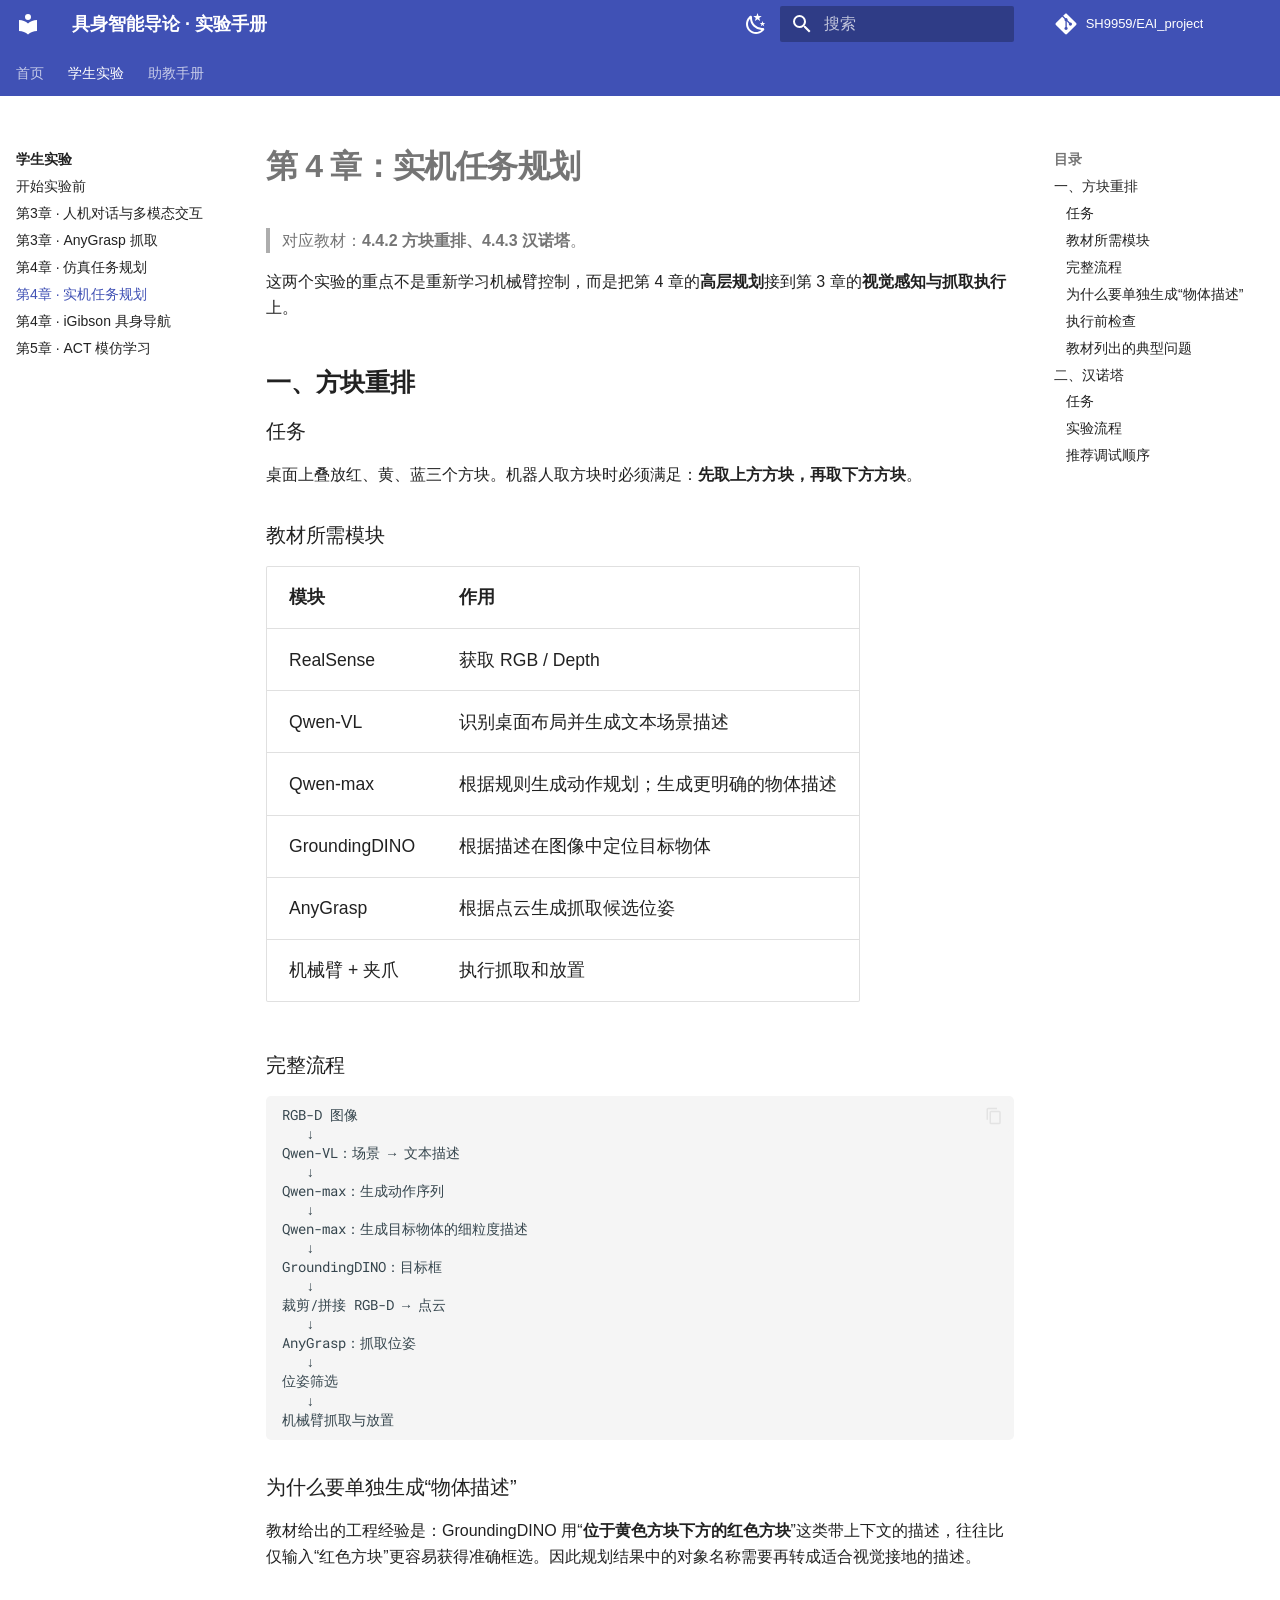
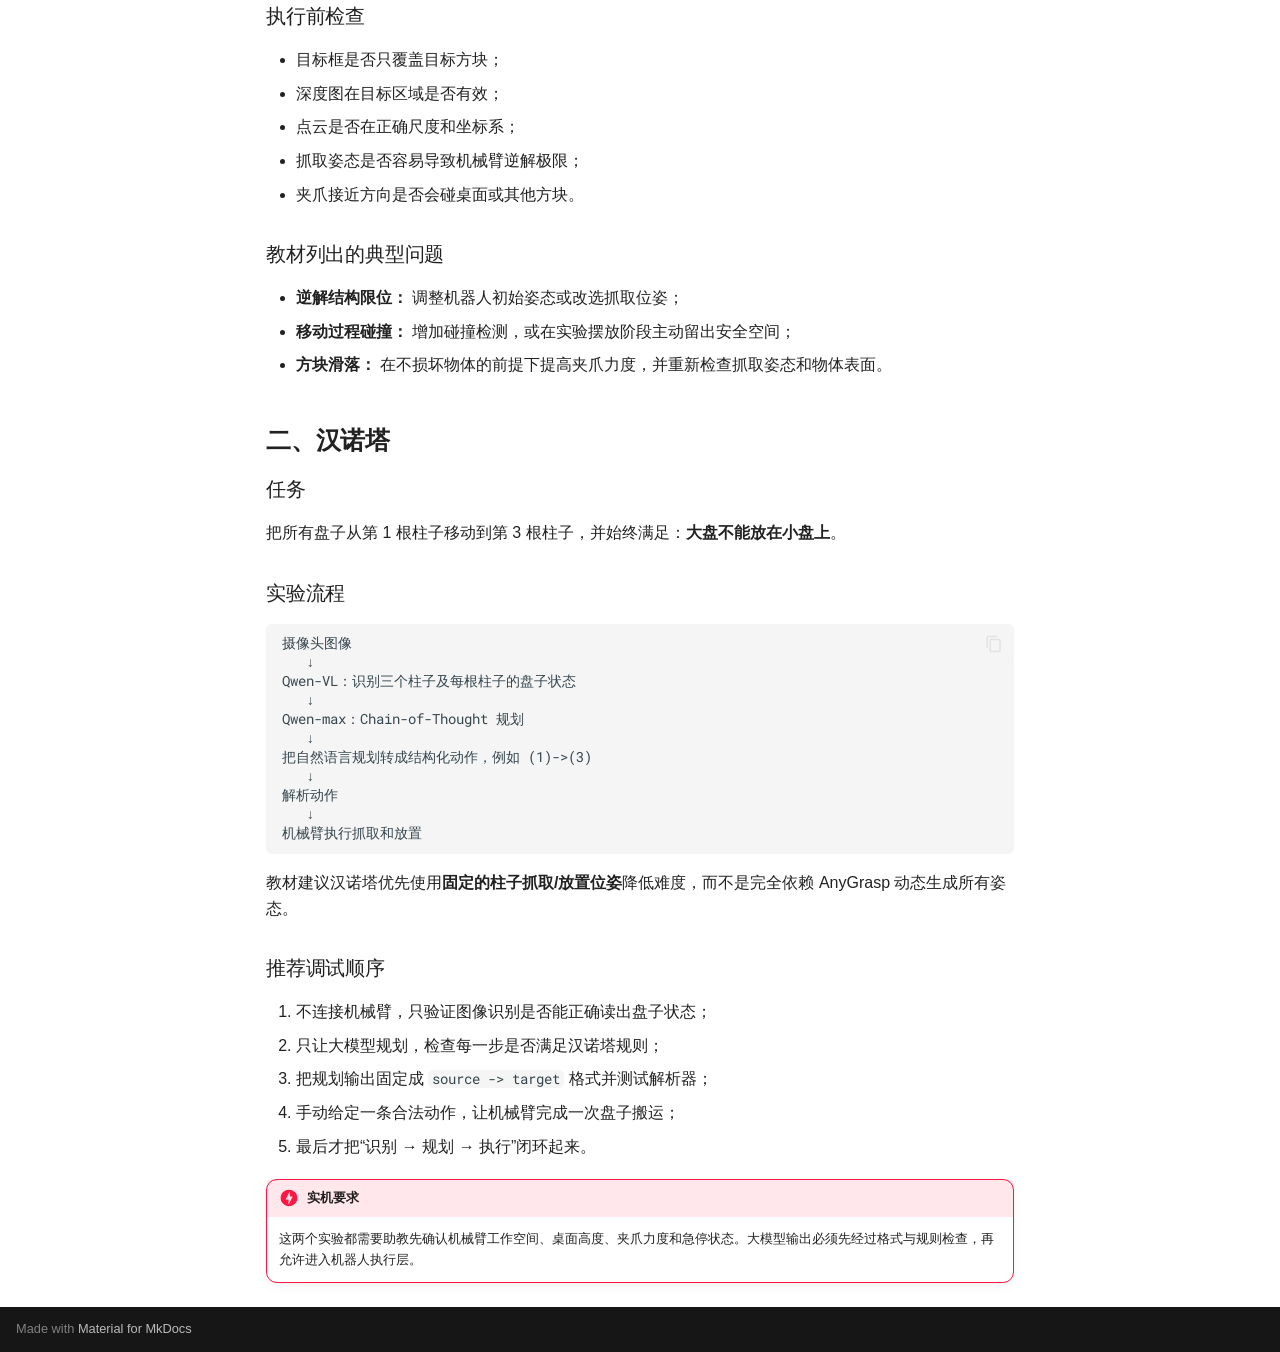
<file: student/ch4-real/index.html>
<!doctype html>
<html lang="zh" class="no-js">
  <head>
    
      <meta charset="utf-8">
      <meta name="viewport" content="width=device-width,initial-scale=1">
      
        <meta name="description" content="哈尔滨工业大学《具身智能导论》实验上手与助教手册">
      
      
        <meta name="author" content="哈尔滨工业大学具身智能课程组">
      
      
        <link rel="canonical" href="https://sh9959.github.io/EAI_experiment_handbook/student/ch4-real/">
      
      
        <link rel="prev" href="../ch4-planning/">
      
      
        <link rel="next" href="../ch4-navigation/">
      
      
        
      
      
      <link rel="icon" href="../../assets/images/favicon.png">
      <meta name="generator" content="mkdocs-1.6.1, mkdocs-material-9.7.7">
    
    
      
        <title>第4章 · 实机任务规划 - 具身智能导论 · 实验手册</title>
      
    
    
      <link rel="stylesheet" href="../../assets/stylesheets/main.ec1eaa64.min.css">
      
        
        <link rel="stylesheet" href="../../assets/stylesheets/palette.ab4e12ef.min.css">
      
      


    
    
      
    
    
      
        
        
        <link rel="preconnect" href="https://fonts.gstatic.com" crossorigin>
        <link rel="stylesheet" href="https://fonts.googleapis.com/css?family=Roboto:300,300i,400,400i,700,700i%7CRoboto+Mono:400,400i,700,700i&display=fallback">
        <style>:root{--md-text-font:"Roboto";--md-code-font:"Roboto Mono"}</style>
      
    
    
      <link rel="stylesheet" href="../../stylesheets/extra.css">
    
    <script>__md_scope=new URL("../..",location),__md_hash=e=>[...e].reduce(((e,_)=>(e<<5)-e+_.charCodeAt(0)),0),__md_get=(e,_=localStorage,t=__md_scope)=>JSON.parse(_.getItem(t.pathname+"."+e)),__md_set=(e,_,t=localStorage,a=__md_scope)=>{try{t.setItem(a.pathname+"."+e,JSON.stringify(_))}catch(e){}}</script>
    
      

    
    
  </head>
  
  
    
    
      
    
    
    
    
    <body dir="ltr" data-md-color-scheme="default" data-md-color-primary="indigo" data-md-color-accent="indigo">
  
    
    <input class="md-toggle" data-md-toggle="drawer" type="checkbox" id="__drawer" autocomplete="off">
    <input class="md-toggle" data-md-toggle="search" type="checkbox" id="__search" autocomplete="off">
    <label class="md-overlay" for="__drawer"></label>
    <div data-md-component="skip">
      
        
        <a href="#4" class="md-skip">
          跳转至
        </a>
      
    </div>
    <div data-md-component="announce">
      
    </div>
    
    
      

<header class="md-header" data-md-component="header">
  <nav class="md-header__inner md-grid" aria-label="页眉">
    <a href="../.." title="具身智能导论 · 实验手册" class="md-header__button md-logo" aria-label="具身智能导论 · 实验手册" data-md-component="logo">
      
  
  <svg xmlns="http://www.w3.org/2000/svg" viewBox="0 0 24 24"><path d="M12 8a3 3 0 0 0 3-3 3 3 0 0 0-3-3 3 3 0 0 0-3 3 3 3 0 0 0 3 3m0 3.54C9.64 9.35 6.5 8 3 8v11c3.5 0 6.64 1.35 9 3.54 2.36-2.19 5.5-3.54 9-3.54V8c-3.5 0-6.64 1.35-9 3.54"/></svg>

    </a>
    <label class="md-header__button md-icon" for="__drawer">
      
      <svg xmlns="http://www.w3.org/2000/svg" viewBox="0 0 24 24"><path d="M3 6h18v2H3zm0 5h18v2H3zm0 5h18v2H3z"/></svg>
    </label>
    <div class="md-header__title" data-md-component="header-title">
      <div class="md-header__ellipsis">
        <div class="md-header__topic">
          <span class="md-ellipsis">
            具身智能导论 · 实验手册
          </span>
        </div>
        <div class="md-header__topic" data-md-component="header-topic">
          <span class="md-ellipsis">
            
              第4章 · 实机任务规划
            
          </span>
        </div>
      </div>
    </div>
    
      
        <form class="md-header__option" data-md-component="palette">
  
    
    
    
    <input class="md-option" data-md-color-media="(prefers-color-scheme: light)" data-md-color-scheme="default" data-md-color-primary="indigo" data-md-color-accent="indigo"  aria-label="切换到深色模式"  type="radio" name="__palette" id="__palette_0">
    
      <label class="md-header__button md-icon" title="切换到深色模式" for="__palette_1" hidden>
        <svg xmlns="http://www.w3.org/2000/svg" viewBox="0 0 24 24"><path d="m17.75 4.09-2.53 1.94.91 3.06-2.63-1.81-2.63 1.81.91-3.06-2.53-1.94L12.44 4l1.06-3 1.06 3zm3.5 6.91-1.64 1.25.59 1.98-1.7-1.17-1.7 1.17.59-1.98L15.75 11l2.06-.05L18.5 9l.69 1.95zm-2.28 4.95c.83-.08 1.72 1.1 1.19 1.85-.32.45-.66.87-1.08 1.27C15.17 23 8.84 23 4.94 19.07c-3.91-3.9-3.91-10.24 0-14.14.4-.4.82-.76 1.27-1.08.75-.53 1.93.36 1.85 1.19-.27 2.86.69 5.83 2.89 8.02a9.96 9.96 0 0 0 8.02 2.89m-1.64 2.02a12.08 12.08 0 0 1-7.8-3.47c-2.17-2.19-3.33-5-3.49-7.82-2.81 3.14-2.7 7.96.31 10.98 3.02 3.01 7.84 3.12 10.98.31"/></svg>
      </label>
    
  
    
    
    
    <input class="md-option" data-md-color-media="(prefers-color-scheme: dark)" data-md-color-scheme="slate" data-md-color-primary="indigo" data-md-color-accent="indigo"  aria-label="切换到浅色模式"  type="radio" name="__palette" id="__palette_1">
    
      <label class="md-header__button md-icon" title="切换到浅色模式" for="__palette_0" hidden>
        <svg xmlns="http://www.w3.org/2000/svg" viewBox="0 0 24 24"><path d="M12 7a5 5 0 0 1 5 5 5 5 0 0 1-5 5 5 5 0 0 1-5-5 5 5 0 0 1 5-5m0 2a3 3 0 0 0-3 3 3 3 0 0 0 3 3 3 3 0 0 0 3-3 3 3 0 0 0-3-3m0-7 2.39 3.42C13.65 5.15 12.84 5 12 5s-1.65.15-2.39.42zM3.34 7l4.16-.35A7.2 7.2 0 0 0 5.94 8.5c-.44.74-.69 1.5-.83 2.29zm.02 10 1.76-3.77a7.131 7.131 0 0 0 2.38 4.14zM20.65 7l-1.77 3.79a7.02 7.02 0 0 0-2.38-4.15zm-.01 10-4.14.36c.59-.51 1.12-1.14 1.54-1.86.42-.73.69-1.5.83-2.29zM12 22l-2.41-3.44c.74.27 1.55.44 2.41.44.82 0 1.63-.17 2.37-.44z"/></svg>
      </label>
    
  
</form>
      
    
    
      <script>var palette=__md_get("__palette");if(palette&&palette.color){if("(prefers-color-scheme)"===palette.color.media){var media=matchMedia("(prefers-color-scheme: light)"),input=document.querySelector(media.matches?"[data-md-color-media='(prefers-color-scheme: light)']":"[data-md-color-media='(prefers-color-scheme: dark)']");palette.color.media=input.getAttribute("data-md-color-media"),palette.color.scheme=input.getAttribute("data-md-color-scheme"),palette.color.primary=input.getAttribute("data-md-color-primary"),palette.color.accent=input.getAttribute("data-md-color-accent")}for(var[key,value]of Object.entries(palette.color))document.body.setAttribute("data-md-color-"+key,value)}</script>
    
    
    
      
      
        <label class="md-header__button md-icon" for="__search">
          
          <svg xmlns="http://www.w3.org/2000/svg" viewBox="0 0 24 24"><path d="M9.5 3A6.5 6.5 0 0 1 16 9.5c0 1.61-.59 3.09-1.56 4.23l.27.27h.79l5 5-1.5 1.5-5-5v-.79l-.27-.27A6.52 6.52 0 0 1 9.5 16 6.5 6.5 0 0 1 3 9.5 6.5 6.5 0 0 1 9.5 3m0 2C7 5 5 7 5 9.5S7 14 9.5 14 14 12 14 9.5 12 5 9.5 5"/></svg>
        </label>
        <div class="md-search" data-md-component="search" role="dialog">
  <label class="md-search__overlay" for="__search"></label>
  <div class="md-search__inner" role="search">
    <form class="md-search__form" name="search">
      <input type="text" class="md-search__input" name="query" aria-label="搜索" placeholder="搜索" autocapitalize="off" autocorrect="off" autocomplete="off" spellcheck="false" data-md-component="search-query" required>
      <label class="md-search__icon md-icon" for="__search">
        
        <svg xmlns="http://www.w3.org/2000/svg" viewBox="0 0 24 24"><path d="M9.5 3A6.5 6.5 0 0 1 16 9.5c0 1.61-.59 3.09-1.56 4.23l.27.27h.79l5 5-1.5 1.5-5-5v-.79l-.27-.27A6.52 6.52 0 0 1 9.5 16 6.5 6.5 0 0 1 3 9.5 6.5 6.5 0 0 1 9.5 3m0 2C7 5 5 7 5 9.5S7 14 9.5 14 14 12 14 9.5 12 5 9.5 5"/></svg>
        
        <svg xmlns="http://www.w3.org/2000/svg" viewBox="0 0 24 24"><path d="M20 11v2H8l5.5 5.5-1.42 1.42L4.16 12l7.92-7.92L13.5 5.5 8 11z"/></svg>
      </label>
      <nav class="md-search__options" aria-label="查找">
        
        <button type="reset" class="md-search__icon md-icon" title="清空当前内容" aria-label="清空当前内容" tabindex="-1">
          
          <svg xmlns="http://www.w3.org/2000/svg" viewBox="0 0 24 24"><path d="M19 6.41 17.59 5 12 10.59 6.41 5 5 6.41 10.59 12 5 17.59 6.41 19 12 13.41 17.59 19 19 17.59 13.41 12z"/></svg>
        </button>
      </nav>
      
        <div class="md-search__suggest" data-md-component="search-suggest"></div>
      
    </form>
    <div class="md-search__output">
      <div class="md-search__scrollwrap" tabindex="0" data-md-scrollfix>
        <div class="md-search-result" data-md-component="search-result">
          <div class="md-search-result__meta">
            正在初始化搜索引擎
          </div>
          <ol class="md-search-result__list" role="presentation"></ol>
        </div>
      </div>
    </div>
  </div>
</div>
      
    
    
      <div class="md-header__source">
        <a href="https://github.com/SH9959/EAI_project" title="前往仓库" class="md-source" data-md-component="source">
  <div class="md-source__icon md-icon">
    
    <svg xmlns="http://www.w3.org/2000/svg" viewBox="0 0 448 512"><!--! Font Awesome Free 7.1.0 by @fontawesome - https://fontawesome.com License - https://fontawesome.com/license/free (Icons: CC BY 4.0, Fonts: SIL OFL 1.1, Code: MIT License) Copyright 2025 Fonticons, Inc.--><path d="M439.6 236.1 244 40.5c-5.4-5.5-12.8-8.5-20.4-8.5s-15 3-20.4 8.4L162.5 81l51.5 51.5c27.1-9.1 52.7 16.8 43.4 43.7l49.7 49.7c34.2-11.8 61.2 31 35.5 56.7-26.5 26.5-70.2-2.9-56-37.3L240.3 199v121.9c25.3 12.5 22.3 41.8 9.1 55-6.4 6.4-15.2 10.1-24.3 10.1s-17.8-3.6-24.3-10.1c-17.6-17.6-11.1-46.9 11.2-56v-123c-20.8-8.5-24.6-30.7-18.6-45L142.6 101 8.5 235.1C3 240.6 0 247.9 0 255.5s3 15 8.5 20.4l195.6 195.7c5.4 5.4 12.7 8.4 20.4 8.4s15-3 20.4-8.4l194.7-194.7c5.4-5.4 8.4-12.8 8.4-20.4s-3-15-8.4-20.4"/></svg>
  </div>
  <div class="md-source__repository">
    SH9959/EAI_project
  </div>
</a>
      </div>
    
  </nav>
  
</header>
    
    <div class="md-container" data-md-component="container">
      
      
        
          
            
<nav class="md-tabs" aria-label="标签" data-md-component="tabs">
  <div class="md-grid">
    <ul class="md-tabs__list">
      
        
  
  
  
  
    <li class="md-tabs__item">
      <a href="../.." class="md-tabs__link">
        
  
  
    
  
  首页

      </a>
    </li>
  

      
        
  
  
  
    
  
  
    
    
      <li class="md-tabs__item md-tabs__item--active">
        <a href="../" class="md-tabs__link">
          
  
  
    
  
  学生实验

        </a>
      </li>
    
  

      
        
  
  
  
  
    
    
      <li class="md-tabs__item">
        <a href="../../ta/" class="md-tabs__link">
          
  
  
    
  
  助教手册

        </a>
      </li>
    
  

      
    </ul>
  </div>
</nav>
          
        
      
      <main class="md-main" data-md-component="main">
        <div class="md-main__inner md-grid">
          
            
              
              <div class="md-sidebar md-sidebar--primary" data-md-component="sidebar" data-md-type="navigation" >
                <div class="md-sidebar__scrollwrap">
                  <div class="md-sidebar__inner">
                    


  


<nav class="md-nav md-nav--primary md-nav--lifted" aria-label="导航栏" data-md-level="0">
  <label class="md-nav__title" for="__drawer">
    <a href="../.." title="具身智能导论 · 实验手册" class="md-nav__button md-logo" aria-label="具身智能导论 · 实验手册" data-md-component="logo">
      
  
  <svg xmlns="http://www.w3.org/2000/svg" viewBox="0 0 24 24"><path d="M12 8a3 3 0 0 0 3-3 3 3 0 0 0-3-3 3 3 0 0 0-3 3 3 3 0 0 0 3 3m0 3.54C9.64 9.35 6.5 8 3 8v11c3.5 0 6.64 1.35 9 3.54 2.36-2.19 5.5-3.54 9-3.54V8c-3.5 0-6.64 1.35-9 3.54"/></svg>

    </a>
    具身智能导论 · 实验手册
  </label>
  
    <div class="md-nav__source">
      <a href="https://github.com/SH9959/EAI_project" title="前往仓库" class="md-source" data-md-component="source">
  <div class="md-source__icon md-icon">
    
    <svg xmlns="http://www.w3.org/2000/svg" viewBox="0 0 448 512"><!--! Font Awesome Free 7.1.0 by @fontawesome - https://fontawesome.com License - https://fontawesome.com/license/free (Icons: CC BY 4.0, Fonts: SIL OFL 1.1, Code: MIT License) Copyright 2025 Fonticons, Inc.--><path d="M439.6 236.1 244 40.5c-5.4-5.5-12.8-8.5-20.4-8.5s-15 3-20.4 8.4L162.5 81l51.5 51.5c27.1-9.1 52.7 16.8 43.4 43.7l49.7 49.7c34.2-11.8 61.2 31 35.5 56.7-26.5 26.5-70.2-2.9-56-37.3L240.3 199v121.9c25.3 12.5 22.3 41.8 9.1 55-6.4 6.4-15.2 10.1-24.3 10.1s-17.8-3.6-24.3-10.1c-17.6-17.6-11.1-46.9 11.2-56v-123c-20.8-8.5-24.6-30.7-18.6-45L142.6 101 8.5 235.1C3 240.6 0 247.9 0 255.5s3 15 8.5 20.4l195.6 195.7c5.4 5.4 12.7 8.4 20.4 8.4s15-3 20.4-8.4l194.7-194.7c5.4-5.4 8.4-12.8 8.4-20.4s-3-15-8.4-20.4"/></svg>
  </div>
  <div class="md-source__repository">
    SH9959/EAI_project
  </div>
</a>
    </div>
  
  <ul class="md-nav__list" data-md-scrollfix>
    
      
      
  
  
  
  
    <li class="md-nav__item">
      <a href="../.." class="md-nav__link">
        
  
  
  <span class="md-ellipsis">
    
  
    首页
  

    
  </span>
  
  

      </a>
    </li>
  

    
      
      
  
  
    
  
  
  
    
    
      
        
          
        
      
        
      
        
      
        
      
        
      
        
      
        
      
        
      
    
    
    
      
        
        
      
      
        
      
    
    
    <li class="md-nav__item md-nav__item--active md-nav__item--section md-nav__item--nested">
      
        
        
        <input class="md-nav__toggle md-toggle " type="checkbox" id="__nav_2" checked>
        
          
          <div class="md-nav__link md-nav__container">
            <a href="../" class="md-nav__link ">
              
  
  
  <span class="md-ellipsis">
    
  
    学生实验
  

    
  </span>
  
  

            </a>
            
              
              <label class="md-nav__link " for="__nav_2" id="__nav_2_label" tabindex="">
                <span class="md-nav__icon md-icon"></span>
              </label>
            
          </div>
        
        <nav class="md-nav" data-md-level="1" aria-labelledby="__nav_2_label" aria-expanded="true">
          <label class="md-nav__title" for="__nav_2">
            <span class="md-nav__icon md-icon"></span>
            
  
    学生实验
  

          </label>
          <ul class="md-nav__list" data-md-scrollfix>
            
              
            
              
                
  
  
  
  
    <li class="md-nav__item">
      <a href="../setup/" class="md-nav__link">
        
  
  
  <span class="md-ellipsis">
    
  
    开始实验前
  

    
  </span>
  
  

      </a>
    </li>
  

              
            
              
                
  
  
  
  
    <li class="md-nav__item">
      <a href="../ch3-dialogue/" class="md-nav__link">
        
  
  
  <span class="md-ellipsis">
    
  
    第3章 · 人机对话与多模态交互
  

    
  </span>
  
  

      </a>
    </li>
  

              
            
              
                
  
  
  
  
    <li class="md-nav__item">
      <a href="../ch3-grasp/" class="md-nav__link">
        
  
  
  <span class="md-ellipsis">
    
  
    第3章 · AnyGrasp 抓取
  

    
  </span>
  
  

      </a>
    </li>
  

              
            
              
                
  
  
  
  
    <li class="md-nav__item">
      <a href="../ch4-planning/" class="md-nav__link">
        
  
  
  <span class="md-ellipsis">
    
  
    第4章 · 仿真任务规划
  

    
  </span>
  
  

      </a>
    </li>
  

              
            
              
                
  
  
    
  
  
  
    <li class="md-nav__item md-nav__item--active">
      
      <input class="md-nav__toggle md-toggle" type="checkbox" id="__toc">
      
      
        
      
      
        <label class="md-nav__link md-nav__link--active" for="__toc">
          
  
  
  <span class="md-ellipsis">
    
  
    第4章 · 实机任务规划
  

    
  </span>
  
  

          <span class="md-nav__icon md-icon"></span>
        </label>
      
      <a href="./" class="md-nav__link md-nav__link--active">
        
  
  
  <span class="md-ellipsis">
    
  
    第4章 · 实机任务规划
  

    
  </span>
  
  

      </a>
      
        

<nav class="md-nav md-nav--secondary" aria-label="目录">
  
  
  
    
  
  
    <label class="md-nav__title" for="__toc">
      <span class="md-nav__icon md-icon"></span>
      目录
    </label>
    <ul class="md-nav__list" data-md-component="toc" data-md-scrollfix>
      
        <li class="md-nav__item">
  <a href="#_1" class="md-nav__link">
    <span class="md-ellipsis">
      
        一、方块重排
      
    </span>
  </a>
  
    <nav class="md-nav" aria-label="一、方块重排">
      <ul class="md-nav__list">
        
          <li class="md-nav__item">
  <a href="#_2" class="md-nav__link">
    <span class="md-ellipsis">
      
        任务
      
    </span>
  </a>
  
</li>
        
          <li class="md-nav__item">
  <a href="#_3" class="md-nav__link">
    <span class="md-ellipsis">
      
        教材所需模块
      
    </span>
  </a>
  
</li>
        
          <li class="md-nav__item">
  <a href="#_4" class="md-nav__link">
    <span class="md-ellipsis">
      
        完整流程
      
    </span>
  </a>
  
</li>
        
          <li class="md-nav__item">
  <a href="#_5" class="md-nav__link">
    <span class="md-ellipsis">
      
        为什么要单独生成“物体描述”
      
    </span>
  </a>
  
</li>
        
          <li class="md-nav__item">
  <a href="#_6" class="md-nav__link">
    <span class="md-ellipsis">
      
        执行前检查
      
    </span>
  </a>
  
</li>
        
          <li class="md-nav__item">
  <a href="#_7" class="md-nav__link">
    <span class="md-ellipsis">
      
        教材列出的典型问题
      
    </span>
  </a>
  
</li>
        
      </ul>
    </nav>
  
</li>
      
        <li class="md-nav__item">
  <a href="#_8" class="md-nav__link">
    <span class="md-ellipsis">
      
        二、汉诺塔
      
    </span>
  </a>
  
    <nav class="md-nav" aria-label="二、汉诺塔">
      <ul class="md-nav__list">
        
          <li class="md-nav__item">
  <a href="#_9" class="md-nav__link">
    <span class="md-ellipsis">
      
        任务
      
    </span>
  </a>
  
</li>
        
          <li class="md-nav__item">
  <a href="#_10" class="md-nav__link">
    <span class="md-ellipsis">
      
        实验流程
      
    </span>
  </a>
  
</li>
        
          <li class="md-nav__item">
  <a href="#_11" class="md-nav__link">
    <span class="md-ellipsis">
      
        推荐调试顺序
      
    </span>
  </a>
  
</li>
        
      </ul>
    </nav>
  
</li>
      
    </ul>
  
</nav>
      
    </li>
  

              
            
              
                
  
  
  
  
    <li class="md-nav__item">
      <a href="../ch4-navigation/" class="md-nav__link">
        
  
  
  <span class="md-ellipsis">
    
  
    第4章 · iGibson 具身导航
  

    
  </span>
  
  

      </a>
    </li>
  

              
            
              
                
  
  
  
  
    <li class="md-nav__item">
      <a href="../ch5-imitation/" class="md-nav__link">
        
  
  
  <span class="md-ellipsis">
    
  
    第5章 · ACT 模仿学习
  

    
  </span>
  
  

      </a>
    </li>
  

              
            
          </ul>
        </nav>
      
    </li>
  

    
      
      
  
  
  
  
    
    
      
        
          
        
      
        
      
        
      
        
      
    
    
    
      
      
        
      
    
    
    <li class="md-nav__item md-nav__item--nested">
      
        
        
        <input class="md-nav__toggle md-toggle " type="checkbox" id="__nav_3" >
        
          
          <div class="md-nav__link md-nav__container">
            <a href="../../ta/" class="md-nav__link ">
              
  
  
  <span class="md-ellipsis">
    
  
    助教手册
  

    
  </span>
  
  

            </a>
            
              
              <label class="md-nav__link " for="__nav_3" id="__nav_3_label" tabindex="0">
                <span class="md-nav__icon md-icon"></span>
              </label>
            
          </div>
        
        <nav class="md-nav" data-md-level="1" aria-labelledby="__nav_3_label" aria-expanded="false">
          <label class="md-nav__title" for="__nav_3">
            <span class="md-nav__icon md-icon"></span>
            
  
    助教手册
  

          </label>
          <ul class="md-nav__list" data-md-scrollfix>
            
              
            
              
                
  
  
  
  
    <li class="md-nav__item">
      <a href="../../ta/preclass/" class="md-nav__link">
        
  
  
  <span class="md-ellipsis">
    
  
    课前联调
  

    
  </span>
  
  

      </a>
    </li>
  

              
            
              
                
  
  
  
  
    <li class="md-nav__item">
      <a href="../../ta/grading/" class="md-nav__link">
        
  
  
  <span class="md-ellipsis">
    
  
    课堂协助与验收
  

    
  </span>
  
  

      </a>
    </li>
  

              
            
              
                
  
  
  
  
    <li class="md-nav__item">
      <a href="../../ta/troubleshooting/" class="md-nav__link">
        
  
  
  <span class="md-ellipsis">
    
  
    常见问题排查
  

    
  </span>
  
  

      </a>
    </li>
  

              
            
          </ul>
        </nav>
      
    </li>
  

    
  </ul>
</nav>
                  </div>
                </div>
              </div>
            
            
              
              <div class="md-sidebar md-sidebar--secondary" data-md-component="sidebar" data-md-type="toc" >
                <div class="md-sidebar__scrollwrap">
                  <div class="md-sidebar__inner">
                    

<nav class="md-nav md-nav--secondary" aria-label="目录">
  
  
  
    
  
  
    <label class="md-nav__title" for="__toc">
      <span class="md-nav__icon md-icon"></span>
      目录
    </label>
    <ul class="md-nav__list" data-md-component="toc" data-md-scrollfix>
      
        <li class="md-nav__item">
  <a href="#_1" class="md-nav__link">
    <span class="md-ellipsis">
      
        一、方块重排
      
    </span>
  </a>
  
    <nav class="md-nav" aria-label="一、方块重排">
      <ul class="md-nav__list">
        
          <li class="md-nav__item">
  <a href="#_2" class="md-nav__link">
    <span class="md-ellipsis">
      
        任务
      
    </span>
  </a>
  
</li>
        
          <li class="md-nav__item">
  <a href="#_3" class="md-nav__link">
    <span class="md-ellipsis">
      
        教材所需模块
      
    </span>
  </a>
  
</li>
        
          <li class="md-nav__item">
  <a href="#_4" class="md-nav__link">
    <span class="md-ellipsis">
      
        完整流程
      
    </span>
  </a>
  
</li>
        
          <li class="md-nav__item">
  <a href="#_5" class="md-nav__link">
    <span class="md-ellipsis">
      
        为什么要单独生成“物体描述”
      
    </span>
  </a>
  
</li>
        
          <li class="md-nav__item">
  <a href="#_6" class="md-nav__link">
    <span class="md-ellipsis">
      
        执行前检查
      
    </span>
  </a>
  
</li>
        
          <li class="md-nav__item">
  <a href="#_7" class="md-nav__link">
    <span class="md-ellipsis">
      
        教材列出的典型问题
      
    </span>
  </a>
  
</li>
        
      </ul>
    </nav>
  
</li>
      
        <li class="md-nav__item">
  <a href="#_8" class="md-nav__link">
    <span class="md-ellipsis">
      
        二、汉诺塔
      
    </span>
  </a>
  
    <nav class="md-nav" aria-label="二、汉诺塔">
      <ul class="md-nav__list">
        
          <li class="md-nav__item">
  <a href="#_9" class="md-nav__link">
    <span class="md-ellipsis">
      
        任务
      
    </span>
  </a>
  
</li>
        
          <li class="md-nav__item">
  <a href="#_10" class="md-nav__link">
    <span class="md-ellipsis">
      
        实验流程
      
    </span>
  </a>
  
</li>
        
          <li class="md-nav__item">
  <a href="#_11" class="md-nav__link">
    <span class="md-ellipsis">
      
        推荐调试顺序
      
    </span>
  </a>
  
</li>
        
      </ul>
    </nav>
  
</li>
      
    </ul>
  
</nav>
                  </div>
                </div>
              </div>
            
          
          
            <div class="md-content" data-md-component="content">
              
              <article class="md-content__inner md-typeset">
                
                  


  
  


<h1 id="4">第 4 章：实机任务规划<a class="headerlink" href="#4" title="Permanent link">&para;</a></h1>
<blockquote>
<p>对应教材：<strong>4.4.2 方块重排、4.4.3 汉诺塔</strong>。</p>
</blockquote>
<p>这两个实验的重点不是重新学习机械臂控制，而是把第 4 章的<strong>高层规划</strong>接到第 3 章的<strong>视觉感知与抓取执行</strong>上。</p>
<h2 id="_1">一、方块重排<a class="headerlink" href="#_1" title="Permanent link">&para;</a></h2>
<h3 id="_2">任务<a class="headerlink" href="#_2" title="Permanent link">&para;</a></h3>
<p>桌面上叠放红、黄、蓝三个方块。机器人取方块时必须满足：<strong>先取上方方块，再取下方方块</strong>。</p>
<h3 id="_3">教材所需模块<a class="headerlink" href="#_3" title="Permanent link">&para;</a></h3>
<table>
<thead>
<tr>
<th>模块</th>
<th>作用</th>
</tr>
</thead>
<tbody>
<tr>
<td>RealSense</td>
<td>获取 RGB / Depth</td>
</tr>
<tr>
<td>Qwen-VL</td>
<td>识别桌面布局并生成文本场景描述</td>
</tr>
<tr>
<td>Qwen-max</td>
<td>根据规则生成动作规划；生成更明确的物体描述</td>
</tr>
<tr>
<td>GroundingDINO</td>
<td>根据描述在图像中定位目标物体</td>
</tr>
<tr>
<td>AnyGrasp</td>
<td>根据点云生成抓取候选位姿</td>
</tr>
<tr>
<td>机械臂 + 夹爪</td>
<td>执行抓取和放置</td>
</tr>
</tbody>
</table>
<h3 id="_4">完整流程<a class="headerlink" href="#_4" title="Permanent link">&para;</a></h3>
<div class="highlight"><pre><span></span><code><a id="__codelineno-0-1" name="__codelineno-0-1" href="#__codelineno-0-1"></a>RGB-D 图像
<a id="__codelineno-0-2" name="__codelineno-0-2" href="#__codelineno-0-2"></a>   ↓
<a id="__codelineno-0-3" name="__codelineno-0-3" href="#__codelineno-0-3"></a>Qwen-VL：场景 → 文本描述
<a id="__codelineno-0-4" name="__codelineno-0-4" href="#__codelineno-0-4"></a>   ↓
<a id="__codelineno-0-5" name="__codelineno-0-5" href="#__codelineno-0-5"></a>Qwen-max：生成动作序列
<a id="__codelineno-0-6" name="__codelineno-0-6" href="#__codelineno-0-6"></a>   ↓
<a id="__codelineno-0-7" name="__codelineno-0-7" href="#__codelineno-0-7"></a>Qwen-max：生成目标物体的细粒度描述
<a id="__codelineno-0-8" name="__codelineno-0-8" href="#__codelineno-0-8"></a>   ↓
<a id="__codelineno-0-9" name="__codelineno-0-9" href="#__codelineno-0-9"></a>GroundingDINO：目标框
<a id="__codelineno-0-10" name="__codelineno-0-10" href="#__codelineno-0-10"></a>   ↓
<a id="__codelineno-0-11" name="__codelineno-0-11" href="#__codelineno-0-11"></a>裁剪/拼接 RGB-D → 点云
<a id="__codelineno-0-12" name="__codelineno-0-12" href="#__codelineno-0-12"></a>   ↓
<a id="__codelineno-0-13" name="__codelineno-0-13" href="#__codelineno-0-13"></a>AnyGrasp：抓取位姿
<a id="__codelineno-0-14" name="__codelineno-0-14" href="#__codelineno-0-14"></a>   ↓
<a id="__codelineno-0-15" name="__codelineno-0-15" href="#__codelineno-0-15"></a>位姿筛选
<a id="__codelineno-0-16" name="__codelineno-0-16" href="#__codelineno-0-16"></a>   ↓
<a id="__codelineno-0-17" name="__codelineno-0-17" href="#__codelineno-0-17"></a>机械臂抓取与放置
</code></pre></div>
<h3 id="_5">为什么要单独生成“物体描述”<a class="headerlink" href="#_5" title="Permanent link">&para;</a></h3>
<p>教材给出的工程经验是：GroundingDINO 用“<strong>位于黄色方块下方的红色方块</strong>”这类带上下文的描述，往往比仅输入“红色方块”更容易获得准确框选。因此规划结果中的对象名称需要再转成适合视觉接地的描述。</p>
<h3 id="_6">执行前检查<a class="headerlink" href="#_6" title="Permanent link">&para;</a></h3>
<ul>
<li>目标框是否只覆盖目标方块；</li>
<li>深度图在目标区域是否有效；</li>
<li>点云是否在正确尺度和坐标系；</li>
<li>抓取姿态是否容易导致机械臂逆解极限；</li>
<li>夹爪接近方向是否会碰桌面或其他方块。</li>
</ul>
<h3 id="_7">教材列出的典型问题<a class="headerlink" href="#_7" title="Permanent link">&para;</a></h3>
<ul>
<li><strong>逆解结构限位：</strong> 调整机器人初始姿态或改选抓取位姿；</li>
<li><strong>移动过程碰撞：</strong> 增加碰撞检测，或在实验摆放阶段主动留出安全空间；</li>
<li><strong>方块滑落：</strong> 在不损坏物体的前提下提高夹爪力度，并重新检查抓取姿态和物体表面。</li>
</ul>
<h2 id="_8">二、汉诺塔<a class="headerlink" href="#_8" title="Permanent link">&para;</a></h2>
<h3 id="_9">任务<a class="headerlink" href="#_9" title="Permanent link">&para;</a></h3>
<p>把所有盘子从第 1 根柱子移动到第 3 根柱子，并始终满足：<strong>大盘不能放在小盘上</strong>。</p>
<h3 id="_10">实验流程<a class="headerlink" href="#_10" title="Permanent link">&para;</a></h3>
<div class="highlight"><pre><span></span><code><a id="__codelineno-1-1" name="__codelineno-1-1" href="#__codelineno-1-1"></a>摄像头图像
<a id="__codelineno-1-2" name="__codelineno-1-2" href="#__codelineno-1-2"></a>   ↓
<a id="__codelineno-1-3" name="__codelineno-1-3" href="#__codelineno-1-3"></a>Qwen-VL：识别三个柱子及每根柱子的盘子状态
<a id="__codelineno-1-4" name="__codelineno-1-4" href="#__codelineno-1-4"></a>   ↓
<a id="__codelineno-1-5" name="__codelineno-1-5" href="#__codelineno-1-5"></a>Qwen-max：Chain-of-Thought 规划
<a id="__codelineno-1-6" name="__codelineno-1-6" href="#__codelineno-1-6"></a>   ↓
<a id="__codelineno-1-7" name="__codelineno-1-7" href="#__codelineno-1-7"></a>把自然语言规划转成结构化动作，例如 (1)-&gt;(3)
<a id="__codelineno-1-8" name="__codelineno-1-8" href="#__codelineno-1-8"></a>   ↓
<a id="__codelineno-1-9" name="__codelineno-1-9" href="#__codelineno-1-9"></a>解析动作
<a id="__codelineno-1-10" name="__codelineno-1-10" href="#__codelineno-1-10"></a>   ↓
<a id="__codelineno-1-11" name="__codelineno-1-11" href="#__codelineno-1-11"></a>机械臂执行抓取和放置
</code></pre></div>
<p>教材建议汉诺塔优先使用<strong>固定的柱子抓取/放置位姿</strong>降低难度，而不是完全依赖 AnyGrasp 动态生成所有姿态。</p>
<h3 id="_11">推荐调试顺序<a class="headerlink" href="#_11" title="Permanent link">&para;</a></h3>
<ol>
<li>不连接机械臂，只验证图像识别是否能正确读出盘子状态；</li>
<li>只让大模型规划，检查每一步是否满足汉诺塔规则；</li>
<li>把规划输出固定成 <code>source -&gt; target</code> 格式并测试解析器；</li>
<li>手动给定一条合法动作，让机械臂完成一次盘子搬运；</li>
<li>最后才把“识别 → 规划 → 执行”闭环起来。</li>
</ol>
<div class="admonition danger">
<p class="admonition-title">实机要求</p>
<p>这两个实验都需要助教先确认机械臂工作空间、桌面高度、夹爪力度和急停状态。大模型输出必须先经过格式与规则检查，再允许进入机器人执行层。</p>
</div>












                
              </article>
            </div>
          
          
<script>var target=document.getElementById(location.hash.slice(1));target&&target.name&&(target.checked=target.name.startsWith("__tabbed_"))</script>
        </div>
        
          <button type="button" class="md-top md-icon" data-md-component="top" hidden>
  
  <svg xmlns="http://www.w3.org/2000/svg" viewBox="0 0 24 24"><path d="M13 20h-2V8l-5.5 5.5-1.42-1.42L12 4.16l7.92 7.92-1.42 1.42L13 8z"/></svg>
  回到页面顶部
</button>
        
      </main>
      
        <footer class="md-footer">
  
  <div class="md-footer-meta md-typeset">
    <div class="md-footer-meta__inner md-grid">
      <div class="md-copyright">
  
  
    Made with
    <a href="https://squidfunk.github.io/mkdocs-material/" target="_blank" rel="noopener">
      Material for MkDocs
    </a>
  
</div>
      
    </div>
  </div>
</footer>
      
    </div>
    <div class="md-dialog" data-md-component="dialog">
      <div class="md-dialog__inner md-typeset"></div>
    </div>
    
    
    
      
      
      <script id="__config" type="application/json">{"annotate": null, "base": "../..", "features": ["navigation.tabs", "navigation.sections", "navigation.indexes", "navigation.top", "navigation.tracking", "toc.follow", "content.code.copy", "content.code.annotate", "search.suggest", "search.highlight"], "search": "../../assets/javascripts/workers/search.2c215733.min.js", "tags": null, "translations": {"clipboard.copied": "\u5df2\u590d\u5236", "clipboard.copy": "\u590d\u5236", "search.result.more.one": "\u5728\u8be5\u9875\u4e0a\u8fd8\u6709 1 \u4e2a\u7b26\u5408\u6761\u4ef6\u7684\u7ed3\u679c", "search.result.more.other": "\u5728\u8be5\u9875\u4e0a\u8fd8\u6709 # \u4e2a\u7b26\u5408\u6761\u4ef6\u7684\u7ed3\u679c", "search.result.none": "\u6ca1\u6709\u627e\u5230\u7b26\u5408\u6761\u4ef6\u7684\u7ed3\u679c", "search.result.one": "\u627e\u5230 1 \u4e2a\u7b26\u5408\u6761\u4ef6\u7684\u7ed3\u679c", "search.result.other": "# \u4e2a\u7b26\u5408\u6761\u4ef6\u7684\u7ed3\u679c", "search.result.placeholder": "\u952e\u5165\u4ee5\u5f00\u59cb\u641c\u7d22", "search.result.term.missing": "\u7f3a\u5c11", "select.version": "\u9009\u62e9\u5f53\u524d\u7248\u672c"}, "version": null}</script>
    
    
      <script src="../../assets/javascripts/bundle.d7400e89.min.js"></script>
      
    
  </body>
</html>
</file>
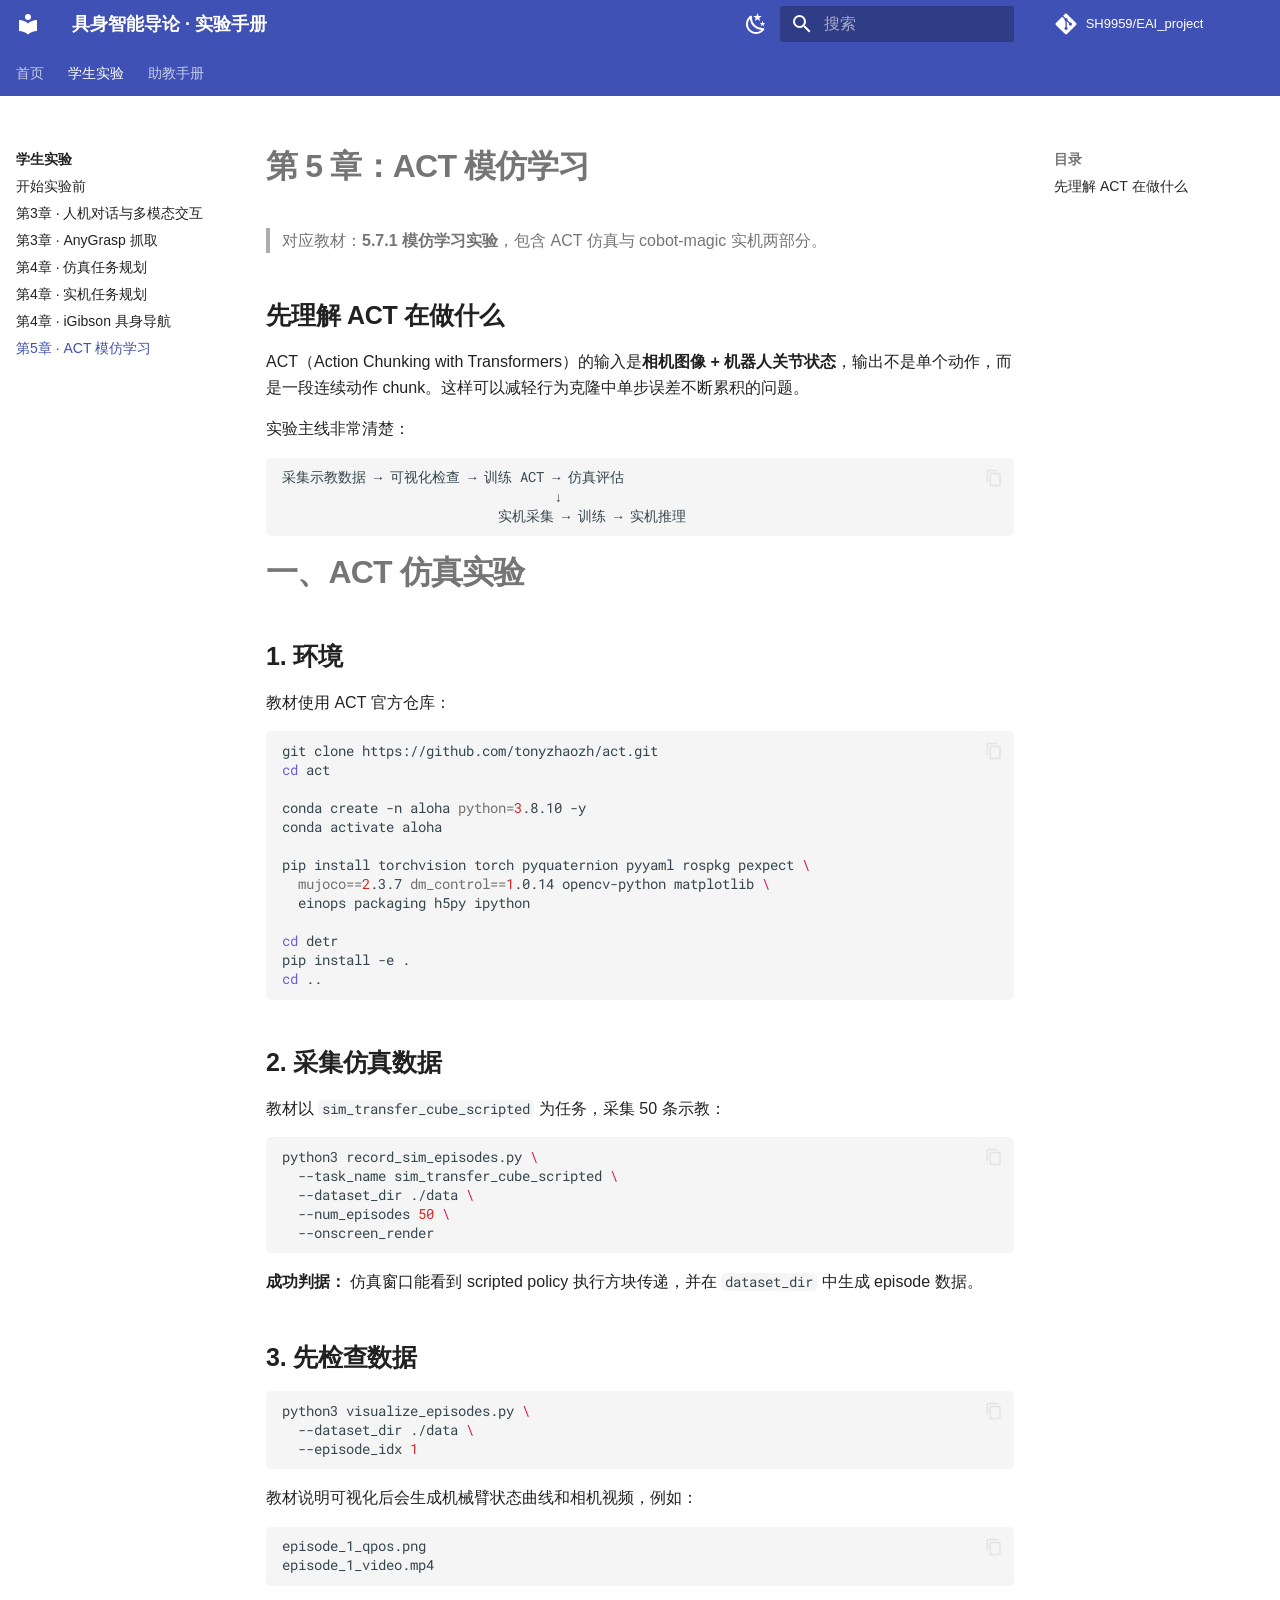
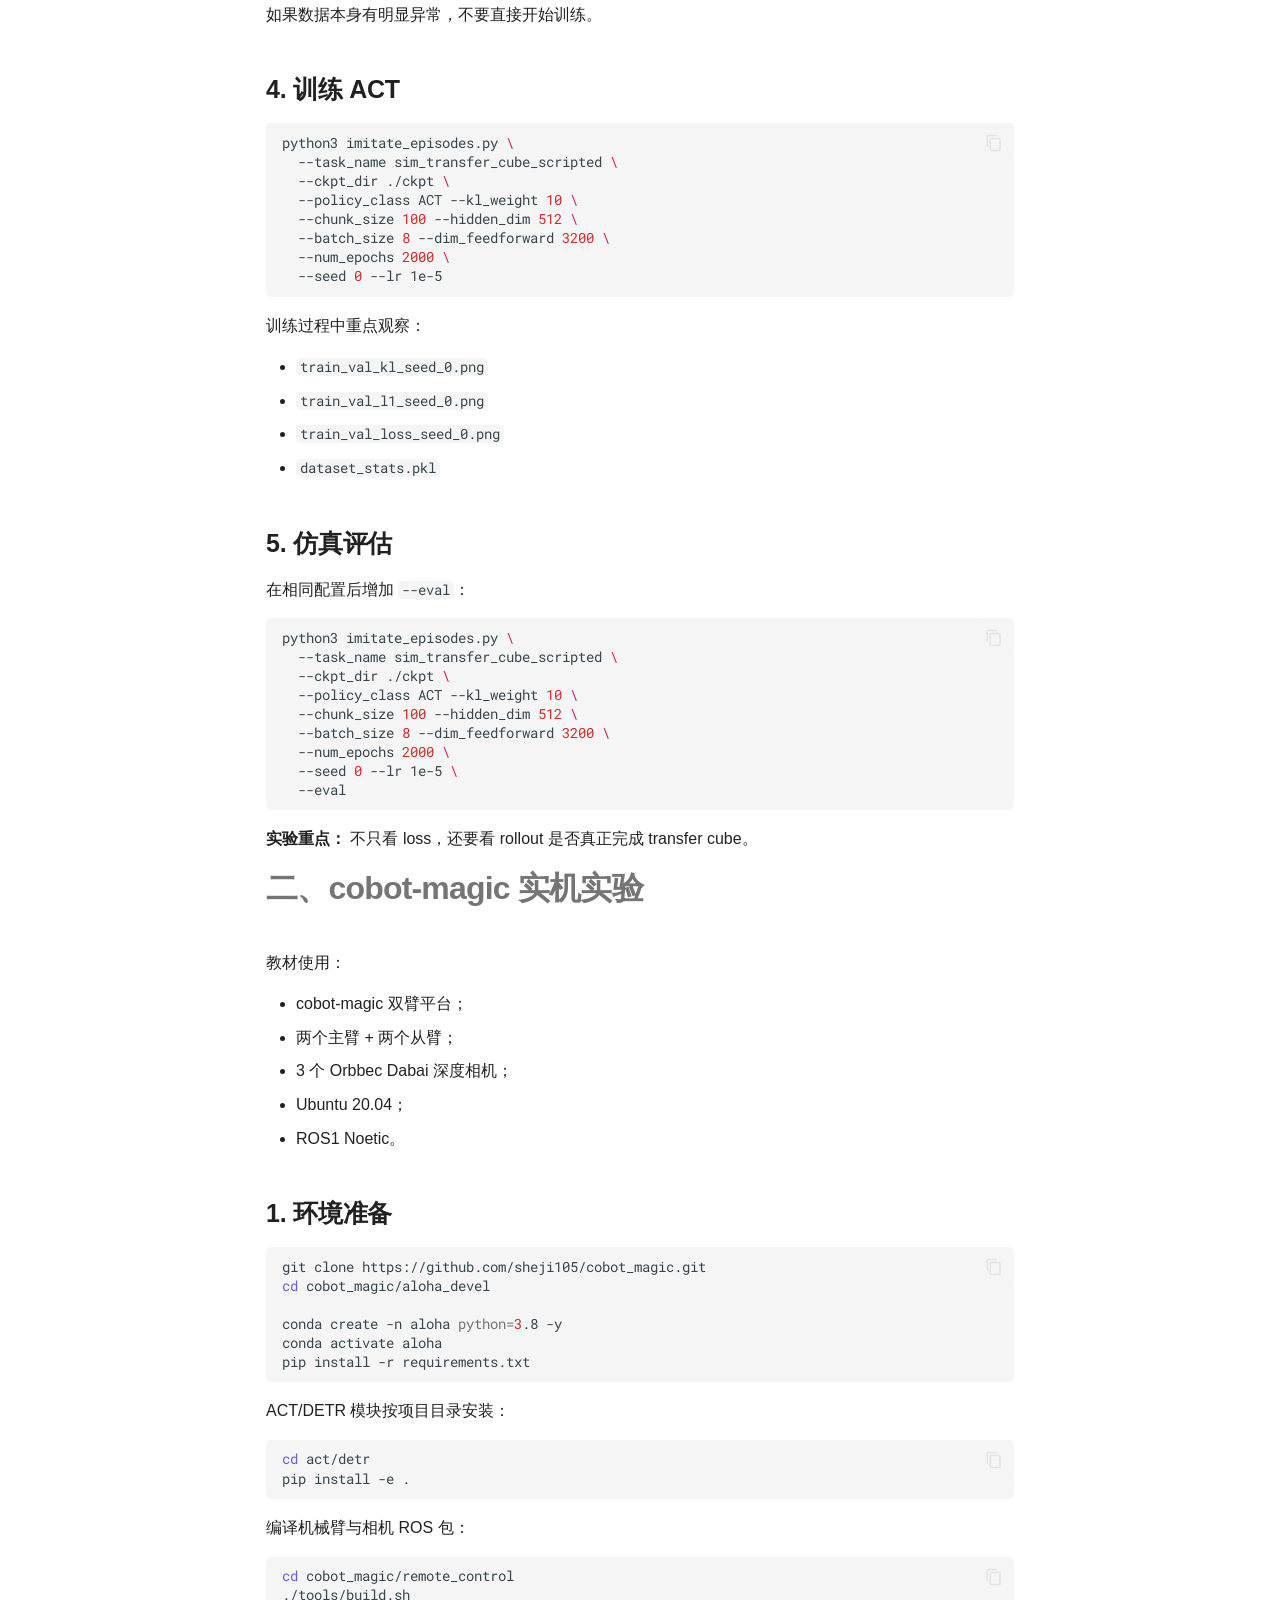
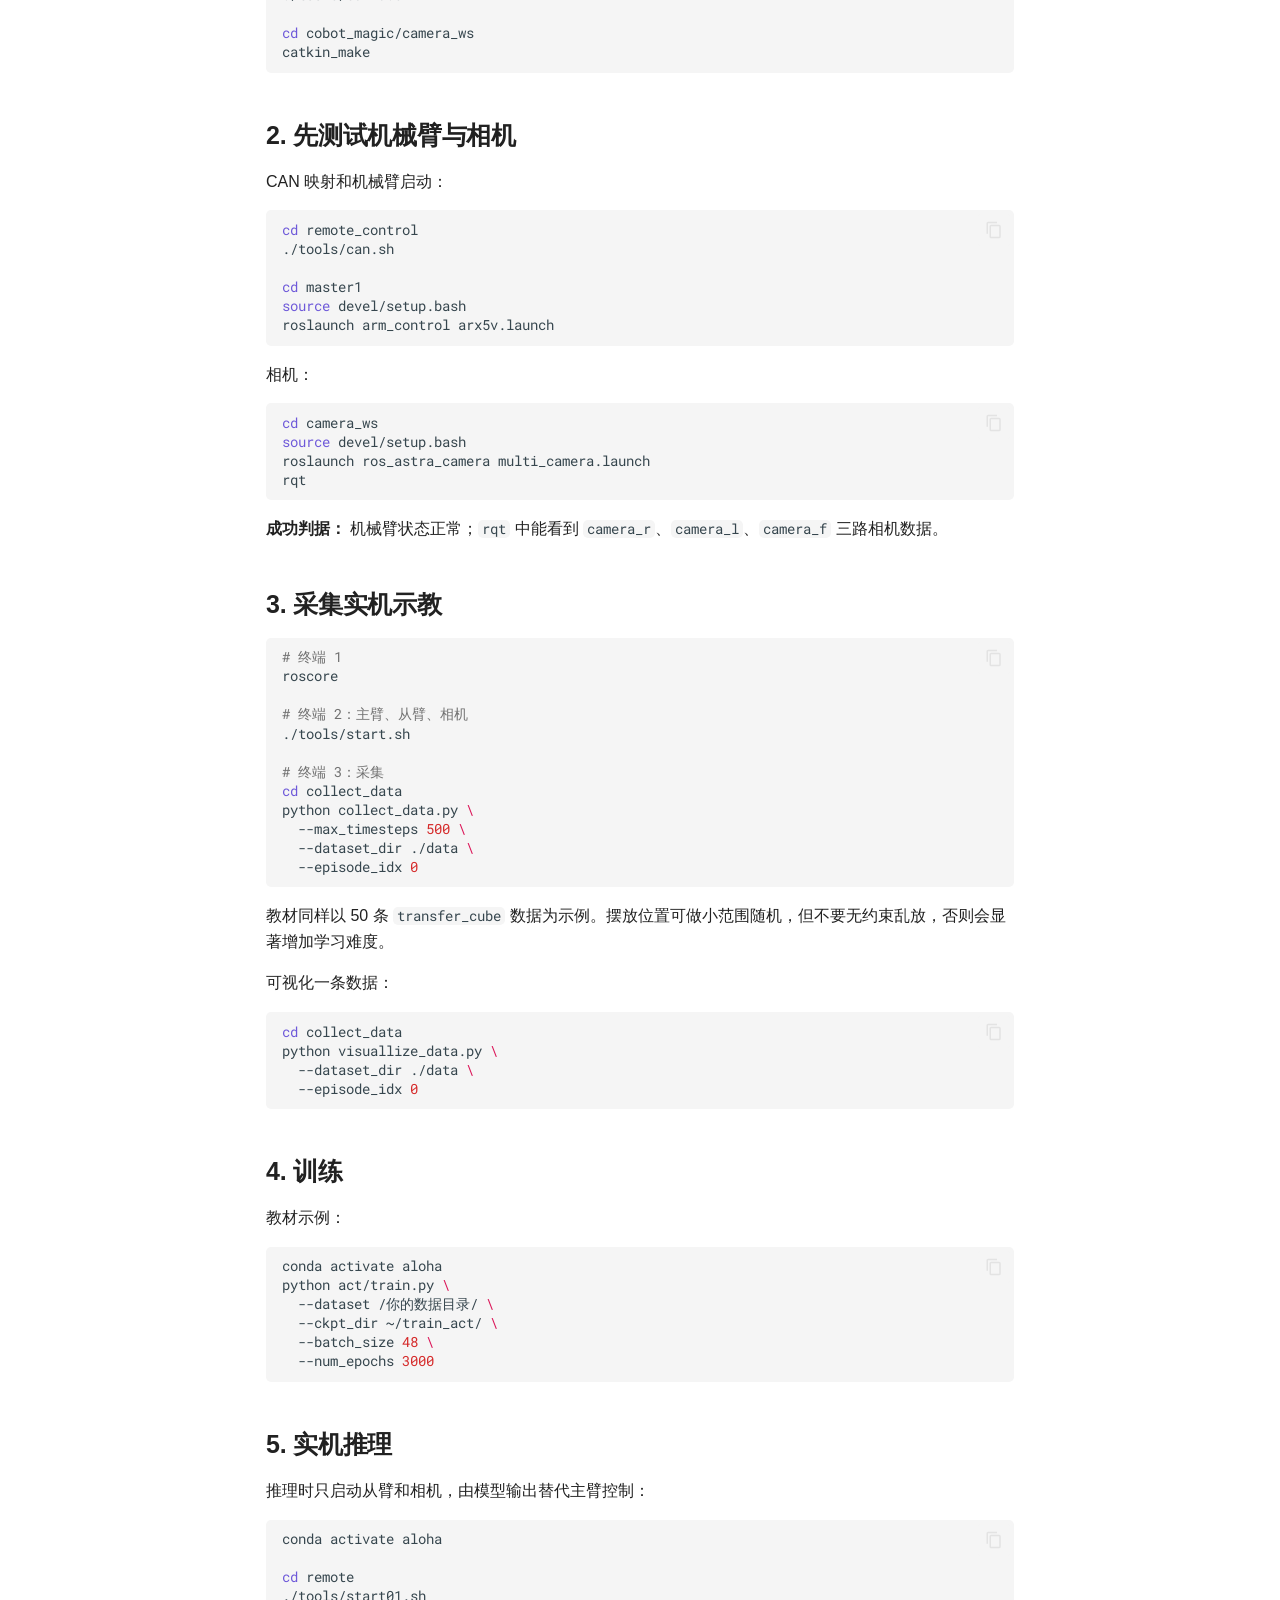
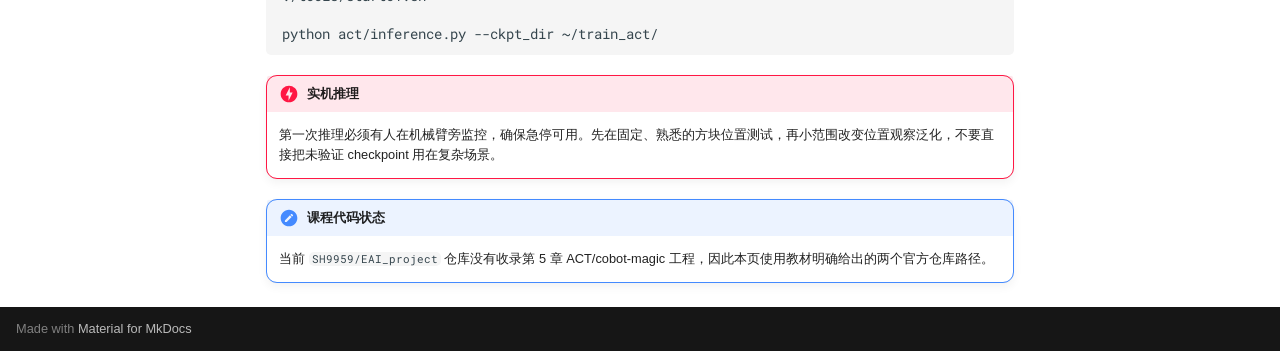
<file: student/ch5-imitation/index.html>
<!doctype html>
<html lang="zh" class="no-js">
  <head>
    
      <meta charset="utf-8">
      <meta name="viewport" content="width=device-width,initial-scale=1">
      
        <meta name="description" content="哈尔滨工业大学《具身智能导论》实验上手与助教手册">
      
      
        <meta name="author" content="哈尔滨工业大学具身智能课程组">
      
      
        <link rel="canonical" href="https://sh9959.github.io/EAI_experiment_handbook/student/ch5-imitation/">
      
      
        <link rel="prev" href="../ch4-navigation/">
      
      
        <link rel="next" href="../../ta/">
      
      
        
      
      
      <link rel="icon" href="../../assets/images/favicon.png">
      <meta name="generator" content="mkdocs-1.6.1, mkdocs-material-9.7.7">
    
    
      
        <title>第5章 · ACT 模仿学习 - 具身智能导论 · 实验手册</title>
      
    
    
      <link rel="stylesheet" href="../../assets/stylesheets/main.ec1eaa64.min.css">
      
        
        <link rel="stylesheet" href="../../assets/stylesheets/palette.ab4e12ef.min.css">
      
      


    
    
      
    
    
      
        
        
        <link rel="preconnect" href="https://fonts.gstatic.com" crossorigin>
        <link rel="stylesheet" href="https://fonts.googleapis.com/css?family=Roboto:300,300i,400,400i,700,700i%7CRoboto+Mono:400,400i,700,700i&display=fallback">
        <style>:root{--md-text-font:"Roboto";--md-code-font:"Roboto Mono"}</style>
      
    
    
      <link rel="stylesheet" href="../../stylesheets/extra.css">
    
    <script>__md_scope=new URL("../..",location),__md_hash=e=>[...e].reduce(((e,_)=>(e<<5)-e+_.charCodeAt(0)),0),__md_get=(e,_=localStorage,t=__md_scope)=>JSON.parse(_.getItem(t.pathname+"."+e)),__md_set=(e,_,t=localStorage,a=__md_scope)=>{try{t.setItem(a.pathname+"."+e,JSON.stringify(_))}catch(e){}}</script>
    
      

    
    
  </head>
  
  
    
    
      
    
    
    
    
    <body dir="ltr" data-md-color-scheme="default" data-md-color-primary="indigo" data-md-color-accent="indigo">
  
    
    <input class="md-toggle" data-md-toggle="drawer" type="checkbox" id="__drawer" autocomplete="off">
    <input class="md-toggle" data-md-toggle="search" type="checkbox" id="__search" autocomplete="off">
    <label class="md-overlay" for="__drawer"></label>
    <div data-md-component="skip">
      
        
        <a href="#5-act" class="md-skip">
          跳转至
        </a>
      
    </div>
    <div data-md-component="announce">
      
    </div>
    
    
      

<header class="md-header" data-md-component="header">
  <nav class="md-header__inner md-grid" aria-label="页眉">
    <a href="../.." title="具身智能导论 · 实验手册" class="md-header__button md-logo" aria-label="具身智能导论 · 实验手册" data-md-component="logo">
      
  
  <svg xmlns="http://www.w3.org/2000/svg" viewBox="0 0 24 24"><path d="M12 8a3 3 0 0 0 3-3 3 3 0 0 0-3-3 3 3 0 0 0-3 3 3 3 0 0 0 3 3m0 3.54C9.64 9.35 6.5 8 3 8v11c3.5 0 6.64 1.35 9 3.54 2.36-2.19 5.5-3.54 9-3.54V8c-3.5 0-6.64 1.35-9 3.54"/></svg>

    </a>
    <label class="md-header__button md-icon" for="__drawer">
      
      <svg xmlns="http://www.w3.org/2000/svg" viewBox="0 0 24 24"><path d="M3 6h18v2H3zm0 5h18v2H3zm0 5h18v2H3z"/></svg>
    </label>
    <div class="md-header__title" data-md-component="header-title">
      <div class="md-header__ellipsis">
        <div class="md-header__topic">
          <span class="md-ellipsis">
            具身智能导论 · 实验手册
          </span>
        </div>
        <div class="md-header__topic" data-md-component="header-topic">
          <span class="md-ellipsis">
            
              第5章 · ACT 模仿学习
            
          </span>
        </div>
      </div>
    </div>
    
      
        <form class="md-header__option" data-md-component="palette">
  
    
    
    
    <input class="md-option" data-md-color-media="(prefers-color-scheme: light)" data-md-color-scheme="default" data-md-color-primary="indigo" data-md-color-accent="indigo"  aria-label="切换到深色模式"  type="radio" name="__palette" id="__palette_0">
    
      <label class="md-header__button md-icon" title="切换到深色模式" for="__palette_1" hidden>
        <svg xmlns="http://www.w3.org/2000/svg" viewBox="0 0 24 24"><path d="m17.75 4.09-2.53 1.94.91 3.06-2.63-1.81-2.63 1.81.91-3.06-2.53-1.94L12.44 4l1.06-3 1.06 3zm3.5 6.91-1.64 1.25.59 1.98-1.7-1.17-1.7 1.17.59-1.98L15.75 11l2.06-.05L18.5 9l.69 1.95zm-2.28 4.95c.83-.08 1.72 1.1 1.19 1.85-.32.45-.66.87-1.08 1.27C15.17 23 8.84 23 4.94 19.07c-3.91-3.9-3.91-10.24 0-14.14.4-.4.82-.76 1.27-1.08.75-.53 1.93.36 1.85 1.19-.27 2.86.69 5.83 2.89 8.02a9.96 9.96 0 0 0 8.02 2.89m-1.64 2.02a12.08 12.08 0 0 1-7.8-3.47c-2.17-2.19-3.33-5-3.49-7.82-2.81 3.14-2.7 7.96.31 10.98 3.02 3.01 7.84 3.12 10.98.31"/></svg>
      </label>
    
  
    
    
    
    <input class="md-option" data-md-color-media="(prefers-color-scheme: dark)" data-md-color-scheme="slate" data-md-color-primary="indigo" data-md-color-accent="indigo"  aria-label="切换到浅色模式"  type="radio" name="__palette" id="__palette_1">
    
      <label class="md-header__button md-icon" title="切换到浅色模式" for="__palette_0" hidden>
        <svg xmlns="http://www.w3.org/2000/svg" viewBox="0 0 24 24"><path d="M12 7a5 5 0 0 1 5 5 5 5 0 0 1-5 5 5 5 0 0 1-5-5 5 5 0 0 1 5-5m0 2a3 3 0 0 0-3 3 3 3 0 0 0 3 3 3 3 0 0 0 3-3 3 3 0 0 0-3-3m0-7 2.39 3.42C13.65 5.15 12.84 5 12 5s-1.65.15-2.39.42zM3.34 7l4.16-.35A7.2 7.2 0 0 0 5.94 8.5c-.44.74-.69 1.5-.83 2.29zm.02 10 1.76-3.77a7.131 7.131 0 0 0 2.38 4.14zM20.65 7l-1.77 3.79a7.02 7.02 0 0 0-2.38-4.15zm-.01 10-4.14.36c.59-.51 1.12-1.14 1.54-1.86.42-.73.69-1.5.83-2.29zM12 22l-2.41-3.44c.74.27 1.55.44 2.41.44.82 0 1.63-.17 2.37-.44z"/></svg>
      </label>
    
  
</form>
      
    
    
      <script>var palette=__md_get("__palette");if(palette&&palette.color){if("(prefers-color-scheme)"===palette.color.media){var media=matchMedia("(prefers-color-scheme: light)"),input=document.querySelector(media.matches?"[data-md-color-media='(prefers-color-scheme: light)']":"[data-md-color-media='(prefers-color-scheme: dark)']");palette.color.media=input.getAttribute("data-md-color-media"),palette.color.scheme=input.getAttribute("data-md-color-scheme"),palette.color.primary=input.getAttribute("data-md-color-primary"),palette.color.accent=input.getAttribute("data-md-color-accent")}for(var[key,value]of Object.entries(palette.color))document.body.setAttribute("data-md-color-"+key,value)}</script>
    
    
    
      
      
        <label class="md-header__button md-icon" for="__search">
          
          <svg xmlns="http://www.w3.org/2000/svg" viewBox="0 0 24 24"><path d="M9.5 3A6.5 6.5 0 0 1 16 9.5c0 1.61-.59 3.09-1.56 4.23l.27.27h.79l5 5-1.5 1.5-5-5v-.79l-.27-.27A6.52 6.52 0 0 1 9.5 16 6.5 6.5 0 0 1 3 9.5 6.5 6.5 0 0 1 9.5 3m0 2C7 5 5 7 5 9.5S7 14 9.5 14 14 12 14 9.5 12 5 9.5 5"/></svg>
        </label>
        <div class="md-search" data-md-component="search" role="dialog">
  <label class="md-search__overlay" for="__search"></label>
  <div class="md-search__inner" role="search">
    <form class="md-search__form" name="search">
      <input type="text" class="md-search__input" name="query" aria-label="搜索" placeholder="搜索" autocapitalize="off" autocorrect="off" autocomplete="off" spellcheck="false" data-md-component="search-query" required>
      <label class="md-search__icon md-icon" for="__search">
        
        <svg xmlns="http://www.w3.org/2000/svg" viewBox="0 0 24 24"><path d="M9.5 3A6.5 6.5 0 0 1 16 9.5c0 1.61-.59 3.09-1.56 4.23l.27.27h.79l5 5-1.5 1.5-5-5v-.79l-.27-.27A6.52 6.52 0 0 1 9.5 16 6.5 6.5 0 0 1 3 9.5 6.5 6.5 0 0 1 9.5 3m0 2C7 5 5 7 5 9.5S7 14 9.5 14 14 12 14 9.5 12 5 9.5 5"/></svg>
        
        <svg xmlns="http://www.w3.org/2000/svg" viewBox="0 0 24 24"><path d="M20 11v2H8l5.5 5.5-1.42 1.42L4.16 12l7.92-7.92L13.5 5.5 8 11z"/></svg>
      </label>
      <nav class="md-search__options" aria-label="查找">
        
        <button type="reset" class="md-search__icon md-icon" title="清空当前内容" aria-label="清空当前内容" tabindex="-1">
          
          <svg xmlns="http://www.w3.org/2000/svg" viewBox="0 0 24 24"><path d="M19 6.41 17.59 5 12 10.59 6.41 5 5 6.41 10.59 12 5 17.59 6.41 19 12 13.41 17.59 19 19 17.59 13.41 12z"/></svg>
        </button>
      </nav>
      
        <div class="md-search__suggest" data-md-component="search-suggest"></div>
      
    </form>
    <div class="md-search__output">
      <div class="md-search__scrollwrap" tabindex="0" data-md-scrollfix>
        <div class="md-search-result" data-md-component="search-result">
          <div class="md-search-result__meta">
            正在初始化搜索引擎
          </div>
          <ol class="md-search-result__list" role="presentation"></ol>
        </div>
      </div>
    </div>
  </div>
</div>
      
    
    
      <div class="md-header__source">
        <a href="https://github.com/SH9959/EAI_project" title="前往仓库" class="md-source" data-md-component="source">
  <div class="md-source__icon md-icon">
    
    <svg xmlns="http://www.w3.org/2000/svg" viewBox="0 0 448 512"><!--! Font Awesome Free 7.1.0 by @fontawesome - https://fontawesome.com License - https://fontawesome.com/license/free (Icons: CC BY 4.0, Fonts: SIL OFL 1.1, Code: MIT License) Copyright 2025 Fonticons, Inc.--><path d="M439.6 236.1 244 40.5c-5.4-5.5-12.8-8.5-20.4-8.5s-15 3-20.4 8.4L162.5 81l51.5 51.5c27.1-9.1 52.7 16.8 43.4 43.7l49.7 49.7c34.2-11.8 61.2 31 35.5 56.7-26.5 26.5-70.2-2.9-56-37.3L240.3 199v121.9c25.3 12.5 22.3 41.8 9.1 55-6.4 6.4-15.2 10.1-24.3 10.1s-17.8-3.6-24.3-10.1c-17.6-17.6-11.1-46.9 11.2-56v-123c-20.8-8.5-24.6-30.7-18.6-45L142.6 101 8.5 235.1C3 240.6 0 247.9 0 255.5s3 15 8.5 20.4l195.6 195.7c5.4 5.4 12.7 8.4 20.4 8.4s15-3 20.4-8.4l194.7-194.7c5.4-5.4 8.4-12.8 8.4-20.4s-3-15-8.4-20.4"/></svg>
  </div>
  <div class="md-source__repository">
    SH9959/EAI_project
  </div>
</a>
      </div>
    
  </nav>
  
</header>
    
    <div class="md-container" data-md-component="container">
      
      
        
          
            
<nav class="md-tabs" aria-label="标签" data-md-component="tabs">
  <div class="md-grid">
    <ul class="md-tabs__list">
      
        
  
  
  
  
    <li class="md-tabs__item">
      <a href="../.." class="md-tabs__link">
        
  
  
    
  
  首页

      </a>
    </li>
  

      
        
  
  
  
    
  
  
    
    
      <li class="md-tabs__item md-tabs__item--active">
        <a href="../" class="md-tabs__link">
          
  
  
    
  
  学生实验

        </a>
      </li>
    
  

      
        
  
  
  
  
    
    
      <li class="md-tabs__item">
        <a href="../../ta/" class="md-tabs__link">
          
  
  
    
  
  助教手册

        </a>
      </li>
    
  

      
    </ul>
  </div>
</nav>
          
        
      
      <main class="md-main" data-md-component="main">
        <div class="md-main__inner md-grid">
          
            
              
              <div class="md-sidebar md-sidebar--primary" data-md-component="sidebar" data-md-type="navigation" >
                <div class="md-sidebar__scrollwrap">
                  <div class="md-sidebar__inner">
                    


  


<nav class="md-nav md-nav--primary md-nav--lifted" aria-label="导航栏" data-md-level="0">
  <label class="md-nav__title" for="__drawer">
    <a href="../.." title="具身智能导论 · 实验手册" class="md-nav__button md-logo" aria-label="具身智能导论 · 实验手册" data-md-component="logo">
      
  
  <svg xmlns="http://www.w3.org/2000/svg" viewBox="0 0 24 24"><path d="M12 8a3 3 0 0 0 3-3 3 3 0 0 0-3-3 3 3 0 0 0-3 3 3 3 0 0 0 3 3m0 3.54C9.64 9.35 6.5 8 3 8v11c3.5 0 6.64 1.35 9 3.54 2.36-2.19 5.5-3.54 9-3.54V8c-3.5 0-6.64 1.35-9 3.54"/></svg>

    </a>
    具身智能导论 · 实验手册
  </label>
  
    <div class="md-nav__source">
      <a href="https://github.com/SH9959/EAI_project" title="前往仓库" class="md-source" data-md-component="source">
  <div class="md-source__icon md-icon">
    
    <svg xmlns="http://www.w3.org/2000/svg" viewBox="0 0 448 512"><!--! Font Awesome Free 7.1.0 by @fontawesome - https://fontawesome.com License - https://fontawesome.com/license/free (Icons: CC BY 4.0, Fonts: SIL OFL 1.1, Code: MIT License) Copyright 2025 Fonticons, Inc.--><path d="M439.6 236.1 244 40.5c-5.4-5.5-12.8-8.5-20.4-8.5s-15 3-20.4 8.4L162.5 81l51.5 51.5c27.1-9.1 52.7 16.8 43.4 43.7l49.7 49.7c34.2-11.8 61.2 31 35.5 56.7-26.5 26.5-70.2-2.9-56-37.3L240.3 199v121.9c25.3 12.5 22.3 41.8 9.1 55-6.4 6.4-15.2 10.1-24.3 10.1s-17.8-3.6-24.3-10.1c-17.6-17.6-11.1-46.9 11.2-56v-123c-20.8-8.5-24.6-30.7-18.6-45L142.6 101 8.5 235.1C3 240.6 0 247.9 0 255.5s3 15 8.5 20.4l195.6 195.7c5.4 5.4 12.7 8.4 20.4 8.4s15-3 20.4-8.4l194.7-194.7c5.4-5.4 8.4-12.8 8.4-20.4s-3-15-8.4-20.4"/></svg>
  </div>
  <div class="md-source__repository">
    SH9959/EAI_project
  </div>
</a>
    </div>
  
  <ul class="md-nav__list" data-md-scrollfix>
    
      
      
  
  
  
  
    <li class="md-nav__item">
      <a href="../.." class="md-nav__link">
        
  
  
  <span class="md-ellipsis">
    
  
    首页
  

    
  </span>
  
  

      </a>
    </li>
  

    
      
      
  
  
    
  
  
  
    
    
      
        
          
        
      
        
      
        
      
        
      
        
      
        
      
        
      
        
      
    
    
    
      
        
        
      
      
        
      
    
    
    <li class="md-nav__item md-nav__item--active md-nav__item--section md-nav__item--nested">
      
        
        
        <input class="md-nav__toggle md-toggle " type="checkbox" id="__nav_2" checked>
        
          
          <div class="md-nav__link md-nav__container">
            <a href="../" class="md-nav__link ">
              
  
  
  <span class="md-ellipsis">
    
  
    学生实验
  

    
  </span>
  
  

            </a>
            
              
              <label class="md-nav__link " for="__nav_2" id="__nav_2_label" tabindex="">
                <span class="md-nav__icon md-icon"></span>
              </label>
            
          </div>
        
        <nav class="md-nav" data-md-level="1" aria-labelledby="__nav_2_label" aria-expanded="true">
          <label class="md-nav__title" for="__nav_2">
            <span class="md-nav__icon md-icon"></span>
            
  
    学生实验
  

          </label>
          <ul class="md-nav__list" data-md-scrollfix>
            
              
            
              
                
  
  
  
  
    <li class="md-nav__item">
      <a href="../setup/" class="md-nav__link">
        
  
  
  <span class="md-ellipsis">
    
  
    开始实验前
  

    
  </span>
  
  

      </a>
    </li>
  

              
            
              
                
  
  
  
  
    <li class="md-nav__item">
      <a href="../ch3-dialogue/" class="md-nav__link">
        
  
  
  <span class="md-ellipsis">
    
  
    第3章 · 人机对话与多模态交互
  

    
  </span>
  
  

      </a>
    </li>
  

              
            
              
                
  
  
  
  
    <li class="md-nav__item">
      <a href="../ch3-grasp/" class="md-nav__link">
        
  
  
  <span class="md-ellipsis">
    
  
    第3章 · AnyGrasp 抓取
  

    
  </span>
  
  

      </a>
    </li>
  

              
            
              
                
  
  
  
  
    <li class="md-nav__item">
      <a href="../ch4-planning/" class="md-nav__link">
        
  
  
  <span class="md-ellipsis">
    
  
    第4章 · 仿真任务规划
  

    
  </span>
  
  

      </a>
    </li>
  

              
            
              
                
  
  
  
  
    <li class="md-nav__item">
      <a href="../ch4-real/" class="md-nav__link">
        
  
  
  <span class="md-ellipsis">
    
  
    第4章 · 实机任务规划
  

    
  </span>
  
  

      </a>
    </li>
  

              
            
              
                
  
  
  
  
    <li class="md-nav__item">
      <a href="../ch4-navigation/" class="md-nav__link">
        
  
  
  <span class="md-ellipsis">
    
  
    第4章 · iGibson 具身导航
  

    
  </span>
  
  

      </a>
    </li>
  

              
            
              
                
  
  
    
  
  
  
    <li class="md-nav__item md-nav__item--active">
      
      <input class="md-nav__toggle md-toggle" type="checkbox" id="__toc">
      
      
        
      
      
        <label class="md-nav__link md-nav__link--active" for="__toc">
          
  
  
  <span class="md-ellipsis">
    
  
    第5章 · ACT 模仿学习
  

    
  </span>
  
  

          <span class="md-nav__icon md-icon"></span>
        </label>
      
      <a href="./" class="md-nav__link md-nav__link--active">
        
  
  
  <span class="md-ellipsis">
    
  
    第5章 · ACT 模仿学习
  

    
  </span>
  
  

      </a>
      
        

<nav class="md-nav md-nav--secondary" aria-label="目录">
  
  
  
    
  
  
    <label class="md-nav__title" for="__toc">
      <span class="md-nav__icon md-icon"></span>
      目录
    </label>
    <ul class="md-nav__list" data-md-component="toc" data-md-scrollfix>
      
        <li class="md-nav__item">
  <a href="#act" class="md-nav__link">
    <span class="md-ellipsis">
      
        先理解 ACT 在做什么
      
    </span>
  </a>
  
</li>
      
    </ul>
  
</nav>
      
    </li>
  

              
            
          </ul>
        </nav>
      
    </li>
  

    
      
      
  
  
  
  
    
    
      
        
          
        
      
        
      
        
      
        
      
    
    
    
      
      
        
      
    
    
    <li class="md-nav__item md-nav__item--nested">
      
        
        
        <input class="md-nav__toggle md-toggle " type="checkbox" id="__nav_3" >
        
          
          <div class="md-nav__link md-nav__container">
            <a href="../../ta/" class="md-nav__link ">
              
  
  
  <span class="md-ellipsis">
    
  
    助教手册
  

    
  </span>
  
  

            </a>
            
              
              <label class="md-nav__link " for="__nav_3" id="__nav_3_label" tabindex="0">
                <span class="md-nav__icon md-icon"></span>
              </label>
            
          </div>
        
        <nav class="md-nav" data-md-level="1" aria-labelledby="__nav_3_label" aria-expanded="false">
          <label class="md-nav__title" for="__nav_3">
            <span class="md-nav__icon md-icon"></span>
            
  
    助教手册
  

          </label>
          <ul class="md-nav__list" data-md-scrollfix>
            
              
            
              
                
  
  
  
  
    <li class="md-nav__item">
      <a href="../../ta/preclass/" class="md-nav__link">
        
  
  
  <span class="md-ellipsis">
    
  
    课前联调
  

    
  </span>
  
  

      </a>
    </li>
  

              
            
              
                
  
  
  
  
    <li class="md-nav__item">
      <a href="../../ta/grading/" class="md-nav__link">
        
  
  
  <span class="md-ellipsis">
    
  
    课堂协助与验收
  

    
  </span>
  
  

      </a>
    </li>
  

              
            
              
                
  
  
  
  
    <li class="md-nav__item">
      <a href="../../ta/troubleshooting/" class="md-nav__link">
        
  
  
  <span class="md-ellipsis">
    
  
    常见问题排查
  

    
  </span>
  
  

      </a>
    </li>
  

              
            
          </ul>
        </nav>
      
    </li>
  

    
  </ul>
</nav>
                  </div>
                </div>
              </div>
            
            
              
              <div class="md-sidebar md-sidebar--secondary" data-md-component="sidebar" data-md-type="toc" >
                <div class="md-sidebar__scrollwrap">
                  <div class="md-sidebar__inner">
                    

<nav class="md-nav md-nav--secondary" aria-label="目录">
  
  
  
    
  
  
    <label class="md-nav__title" for="__toc">
      <span class="md-nav__icon md-icon"></span>
      目录
    </label>
    <ul class="md-nav__list" data-md-component="toc" data-md-scrollfix>
      
        <li class="md-nav__item">
  <a href="#act" class="md-nav__link">
    <span class="md-ellipsis">
      
        先理解 ACT 在做什么
      
    </span>
  </a>
  
</li>
      
    </ul>
  
</nav>
                  </div>
                </div>
              </div>
            
          
          
            <div class="md-content" data-md-component="content">
              
              <article class="md-content__inner md-typeset">
                
                  


  
  


<h1 id="5-act">第 5 章：ACT 模仿学习<a class="headerlink" href="#5-act" title="Permanent link">&para;</a></h1>
<blockquote>
<p>对应教材：<strong>5.7.1 模仿学习实验</strong>，包含 ACT 仿真与 cobot-magic 实机两部分。</p>
</blockquote>
<h2 id="act">先理解 ACT 在做什么<a class="headerlink" href="#act" title="Permanent link">&para;</a></h2>
<p>ACT（Action Chunking with Transformers）的输入是<strong>相机图像 + 机器人关节状态</strong>，输出不是单个动作，而是一段连续动作 chunk。这样可以减轻行为克隆中单步误差不断累积的问题。</p>
<p>实验主线非常清楚：</p>
<div class="highlight"><pre><span></span><code><a id="__codelineno-0-1" name="__codelineno-0-1" href="#__codelineno-0-1"></a>采集示教数据 → 可视化检查 → 训练 ACT → 仿真评估
<a id="__codelineno-0-2" name="__codelineno-0-2" href="#__codelineno-0-2"></a>                                  ↓
<a id="__codelineno-0-3" name="__codelineno-0-3" href="#__codelineno-0-3"></a>                           实机采集 → 训练 → 实机推理
</code></pre></div>
<h1 id="act_1">一、ACT 仿真实验<a class="headerlink" href="#act_1" title="Permanent link">&para;</a></h1>
<h2 id="1">1. 环境<a class="headerlink" href="#1" title="Permanent link">&para;</a></h2>
<p>教材使用 ACT 官方仓库：</p>
<div class="highlight"><pre><span></span><code><a id="__codelineno-1-1" name="__codelineno-1-1" href="#__codelineno-1-1"></a>git<span class="w"> </span>clone<span class="w"> </span>https://github.com/tonyzhaozh/act.git
<a id="__codelineno-1-2" name="__codelineno-1-2" href="#__codelineno-1-2"></a><span class="nb">cd</span><span class="w"> </span>act
<a id="__codelineno-1-3" name="__codelineno-1-3" href="#__codelineno-1-3"></a>
<a id="__codelineno-1-4" name="__codelineno-1-4" href="#__codelineno-1-4"></a>conda<span class="w"> </span>create<span class="w"> </span>-n<span class="w"> </span>aloha<span class="w"> </span><span class="nv">python</span><span class="o">=</span><span class="m">3</span>.8.10<span class="w"> </span>-y
<a id="__codelineno-1-5" name="__codelineno-1-5" href="#__codelineno-1-5"></a>conda<span class="w"> </span>activate<span class="w"> </span>aloha
<a id="__codelineno-1-6" name="__codelineno-1-6" href="#__codelineno-1-6"></a>
<a id="__codelineno-1-7" name="__codelineno-1-7" href="#__codelineno-1-7"></a>pip<span class="w"> </span>install<span class="w"> </span>torchvision<span class="w"> </span>torch<span class="w"> </span>pyquaternion<span class="w"> </span>pyyaml<span class="w"> </span>rospkg<span class="w"> </span>pexpect<span class="w"> </span><span class="se">\</span>
<a id="__codelineno-1-8" name="__codelineno-1-8" href="#__codelineno-1-8"></a><span class="w">  </span><span class="nv">mujoco</span><span class="o">==</span><span class="m">2</span>.3.7<span class="w"> </span><span class="nv">dm_control</span><span class="o">==</span><span class="m">1</span>.0.14<span class="w"> </span>opencv-python<span class="w"> </span>matplotlib<span class="w"> </span><span class="se">\</span>
<a id="__codelineno-1-9" name="__codelineno-1-9" href="#__codelineno-1-9"></a><span class="w">  </span>einops<span class="w"> </span>packaging<span class="w"> </span>h5py<span class="w"> </span>ipython
<a id="__codelineno-1-10" name="__codelineno-1-10" href="#__codelineno-1-10"></a>
<a id="__codelineno-1-11" name="__codelineno-1-11" href="#__codelineno-1-11"></a><span class="nb">cd</span><span class="w"> </span>detr
<a id="__codelineno-1-12" name="__codelineno-1-12" href="#__codelineno-1-12"></a>pip<span class="w"> </span>install<span class="w"> </span>-e<span class="w"> </span>.
<a id="__codelineno-1-13" name="__codelineno-1-13" href="#__codelineno-1-13"></a><span class="nb">cd</span><span class="w"> </span>..
</code></pre></div>
<h2 id="2">2. 采集仿真数据<a class="headerlink" href="#2" title="Permanent link">&para;</a></h2>
<p>教材以 <code>sim_transfer_cube_scripted</code> 为任务，采集 50 条示教：</p>
<div class="highlight"><pre><span></span><code><a id="__codelineno-2-1" name="__codelineno-2-1" href="#__codelineno-2-1"></a>python3<span class="w"> </span>record_sim_episodes.py<span class="w"> </span><span class="se">\</span>
<a id="__codelineno-2-2" name="__codelineno-2-2" href="#__codelineno-2-2"></a><span class="w">  </span>--task_name<span class="w"> </span>sim_transfer_cube_scripted<span class="w"> </span><span class="se">\</span>
<a id="__codelineno-2-3" name="__codelineno-2-3" href="#__codelineno-2-3"></a><span class="w">  </span>--dataset_dir<span class="w"> </span>./data<span class="w"> </span><span class="se">\</span>
<a id="__codelineno-2-4" name="__codelineno-2-4" href="#__codelineno-2-4"></a><span class="w">  </span>--num_episodes<span class="w"> </span><span class="m">50</span><span class="w"> </span><span class="se">\</span>
<a id="__codelineno-2-5" name="__codelineno-2-5" href="#__codelineno-2-5"></a><span class="w">  </span>--onscreen_render
</code></pre></div>
<p><strong>成功判据：</strong> 仿真窗口能看到 scripted policy 执行方块传递，并在 <code>dataset_dir</code> 中生成 episode 数据。</p>
<h2 id="3">3. 先检查数据<a class="headerlink" href="#3" title="Permanent link">&para;</a></h2>
<div class="highlight"><pre><span></span><code><a id="__codelineno-3-1" name="__codelineno-3-1" href="#__codelineno-3-1"></a>python3<span class="w"> </span>visualize_episodes.py<span class="w"> </span><span class="se">\</span>
<a id="__codelineno-3-2" name="__codelineno-3-2" href="#__codelineno-3-2"></a><span class="w">  </span>--dataset_dir<span class="w"> </span>./data<span class="w"> </span><span class="se">\</span>
<a id="__codelineno-3-3" name="__codelineno-3-3" href="#__codelineno-3-3"></a><span class="w">  </span>--episode_idx<span class="w"> </span><span class="m">1</span>
</code></pre></div>
<p>教材说明可视化后会生成机械臂状态曲线和相机视频，例如：</p>
<div class="highlight"><pre><span></span><code><a id="__codelineno-4-1" name="__codelineno-4-1" href="#__codelineno-4-1"></a>episode_1_qpos.png
<a id="__codelineno-4-2" name="__codelineno-4-2" href="#__codelineno-4-2"></a>episode_1_video.mp4
</code></pre></div>
<p>如果数据本身有明显异常，不要直接开始训练。</p>
<h2 id="4-act">4. 训练 ACT<a class="headerlink" href="#4-act" title="Permanent link">&para;</a></h2>
<div class="highlight"><pre><span></span><code><a id="__codelineno-5-1" name="__codelineno-5-1" href="#__codelineno-5-1"></a>python3<span class="w"> </span>imitate_episodes.py<span class="w"> </span><span class="se">\</span>
<a id="__codelineno-5-2" name="__codelineno-5-2" href="#__codelineno-5-2"></a><span class="w">  </span>--task_name<span class="w"> </span>sim_transfer_cube_scripted<span class="w"> </span><span class="se">\</span>
<a id="__codelineno-5-3" name="__codelineno-5-3" href="#__codelineno-5-3"></a><span class="w">  </span>--ckpt_dir<span class="w"> </span>./ckpt<span class="w"> </span><span class="se">\</span>
<a id="__codelineno-5-4" name="__codelineno-5-4" href="#__codelineno-5-4"></a><span class="w">  </span>--policy_class<span class="w"> </span>ACT<span class="w"> </span>--kl_weight<span class="w"> </span><span class="m">10</span><span class="w"> </span><span class="se">\</span>
<a id="__codelineno-5-5" name="__codelineno-5-5" href="#__codelineno-5-5"></a><span class="w">  </span>--chunk_size<span class="w"> </span><span class="m">100</span><span class="w"> </span>--hidden_dim<span class="w"> </span><span class="m">512</span><span class="w"> </span><span class="se">\</span>
<a id="__codelineno-5-6" name="__codelineno-5-6" href="#__codelineno-5-6"></a><span class="w">  </span>--batch_size<span class="w"> </span><span class="m">8</span><span class="w"> </span>--dim_feedforward<span class="w"> </span><span class="m">3200</span><span class="w"> </span><span class="se">\</span>
<a id="__codelineno-5-7" name="__codelineno-5-7" href="#__codelineno-5-7"></a><span class="w">  </span>--num_epochs<span class="w"> </span><span class="m">2000</span><span class="w"> </span><span class="se">\</span>
<a id="__codelineno-5-8" name="__codelineno-5-8" href="#__codelineno-5-8"></a><span class="w">  </span>--seed<span class="w"> </span><span class="m">0</span><span class="w"> </span>--lr<span class="w"> </span>1e-5
</code></pre></div>
<p>训练过程中重点观察：</p>
<ul>
<li><code>train_val_kl_seed_0.png</code></li>
<li><code>train_val_l1_seed_0.png</code></li>
<li><code>train_val_loss_seed_0.png</code></li>
<li><code>dataset_stats.pkl</code></li>
</ul>
<h2 id="5">5. 仿真评估<a class="headerlink" href="#5" title="Permanent link">&para;</a></h2>
<p>在相同配置后增加 <code>--eval</code>：</p>
<div class="highlight"><pre><span></span><code><a id="__codelineno-6-1" name="__codelineno-6-1" href="#__codelineno-6-1"></a>python3<span class="w"> </span>imitate_episodes.py<span class="w"> </span><span class="se">\</span>
<a id="__codelineno-6-2" name="__codelineno-6-2" href="#__codelineno-6-2"></a><span class="w">  </span>--task_name<span class="w"> </span>sim_transfer_cube_scripted<span class="w"> </span><span class="se">\</span>
<a id="__codelineno-6-3" name="__codelineno-6-3" href="#__codelineno-6-3"></a><span class="w">  </span>--ckpt_dir<span class="w"> </span>./ckpt<span class="w"> </span><span class="se">\</span>
<a id="__codelineno-6-4" name="__codelineno-6-4" href="#__codelineno-6-4"></a><span class="w">  </span>--policy_class<span class="w"> </span>ACT<span class="w"> </span>--kl_weight<span class="w"> </span><span class="m">10</span><span class="w"> </span><span class="se">\</span>
<a id="__codelineno-6-5" name="__codelineno-6-5" href="#__codelineno-6-5"></a><span class="w">  </span>--chunk_size<span class="w"> </span><span class="m">100</span><span class="w"> </span>--hidden_dim<span class="w"> </span><span class="m">512</span><span class="w"> </span><span class="se">\</span>
<a id="__codelineno-6-6" name="__codelineno-6-6" href="#__codelineno-6-6"></a><span class="w">  </span>--batch_size<span class="w"> </span><span class="m">8</span><span class="w"> </span>--dim_feedforward<span class="w"> </span><span class="m">3200</span><span class="w"> </span><span class="se">\</span>
<a id="__codelineno-6-7" name="__codelineno-6-7" href="#__codelineno-6-7"></a><span class="w">  </span>--num_epochs<span class="w"> </span><span class="m">2000</span><span class="w"> </span><span class="se">\</span>
<a id="__codelineno-6-8" name="__codelineno-6-8" href="#__codelineno-6-8"></a><span class="w">  </span>--seed<span class="w"> </span><span class="m">0</span><span class="w"> </span>--lr<span class="w"> </span>1e-5<span class="w"> </span><span class="se">\</span>
<a id="__codelineno-6-9" name="__codelineno-6-9" href="#__codelineno-6-9"></a><span class="w">  </span>--eval
</code></pre></div>
<p><strong>实验重点：</strong> 不只看 loss，还要看 rollout 是否真正完成 transfer cube。</p>
<h1 id="cobot-magic">二、cobot-magic 实机实验<a class="headerlink" href="#cobot-magic" title="Permanent link">&para;</a></h1>
<p>教材使用：</p>
<ul>
<li>cobot-magic 双臂平台；</li>
<li>两个主臂 + 两个从臂；</li>
<li>3 个 Orbbec Dabai 深度相机；</li>
<li>Ubuntu 20.04；</li>
<li>ROS1 Noetic。</li>
</ul>
<h2 id="1_1">1. 环境准备<a class="headerlink" href="#1_1" title="Permanent link">&para;</a></h2>
<div class="highlight"><pre><span></span><code><a id="__codelineno-7-1" name="__codelineno-7-1" href="#__codelineno-7-1"></a>git<span class="w"> </span>clone<span class="w"> </span>https://github.com/sheji105/cobot_magic.git
<a id="__codelineno-7-2" name="__codelineno-7-2" href="#__codelineno-7-2"></a><span class="nb">cd</span><span class="w"> </span>cobot_magic/aloha_devel
<a id="__codelineno-7-3" name="__codelineno-7-3" href="#__codelineno-7-3"></a>
<a id="__codelineno-7-4" name="__codelineno-7-4" href="#__codelineno-7-4"></a>conda<span class="w"> </span>create<span class="w"> </span>-n<span class="w"> </span>aloha<span class="w"> </span><span class="nv">python</span><span class="o">=</span><span class="m">3</span>.8<span class="w"> </span>-y
<a id="__codelineno-7-5" name="__codelineno-7-5" href="#__codelineno-7-5"></a>conda<span class="w"> </span>activate<span class="w"> </span>aloha
<a id="__codelineno-7-6" name="__codelineno-7-6" href="#__codelineno-7-6"></a>pip<span class="w"> </span>install<span class="w"> </span>-r<span class="w"> </span>requirements.txt
</code></pre></div>
<p>ACT/DETR 模块按项目目录安装：</p>
<div class="highlight"><pre><span></span><code><a id="__codelineno-8-1" name="__codelineno-8-1" href="#__codelineno-8-1"></a><span class="nb">cd</span><span class="w"> </span>act/detr
<a id="__codelineno-8-2" name="__codelineno-8-2" href="#__codelineno-8-2"></a>pip<span class="w"> </span>install<span class="w"> </span>-e<span class="w"> </span>.
</code></pre></div>
<p>编译机械臂与相机 ROS 包：</p>
<div class="highlight"><pre><span></span><code><a id="__codelineno-9-1" name="__codelineno-9-1" href="#__codelineno-9-1"></a><span class="nb">cd</span><span class="w"> </span>cobot_magic/remote_control
<a id="__codelineno-9-2" name="__codelineno-9-2" href="#__codelineno-9-2"></a>./tools/build.sh
<a id="__codelineno-9-3" name="__codelineno-9-3" href="#__codelineno-9-3"></a>
<a id="__codelineno-9-4" name="__codelineno-9-4" href="#__codelineno-9-4"></a><span class="nb">cd</span><span class="w"> </span>cobot_magic/camera_ws
<a id="__codelineno-9-5" name="__codelineno-9-5" href="#__codelineno-9-5"></a>catkin_make
</code></pre></div>
<h2 id="2_1">2. 先测试机械臂与相机<a class="headerlink" href="#2_1" title="Permanent link">&para;</a></h2>
<p>CAN 映射和机械臂启动：</p>
<div class="highlight"><pre><span></span><code><a id="__codelineno-10-1" name="__codelineno-10-1" href="#__codelineno-10-1"></a><span class="nb">cd</span><span class="w"> </span>remote_control
<a id="__codelineno-10-2" name="__codelineno-10-2" href="#__codelineno-10-2"></a>./tools/can.sh
<a id="__codelineno-10-3" name="__codelineno-10-3" href="#__codelineno-10-3"></a>
<a id="__codelineno-10-4" name="__codelineno-10-4" href="#__codelineno-10-4"></a><span class="nb">cd</span><span class="w"> </span>master1
<a id="__codelineno-10-5" name="__codelineno-10-5" href="#__codelineno-10-5"></a><span class="nb">source</span><span class="w"> </span>devel/setup.bash
<a id="__codelineno-10-6" name="__codelineno-10-6" href="#__codelineno-10-6"></a>roslaunch<span class="w"> </span>arm_control<span class="w"> </span>arx5v.launch
</code></pre></div>
<p>相机：</p>
<div class="highlight"><pre><span></span><code><a id="__codelineno-11-1" name="__codelineno-11-1" href="#__codelineno-11-1"></a><span class="nb">cd</span><span class="w"> </span>camera_ws
<a id="__codelineno-11-2" name="__codelineno-11-2" href="#__codelineno-11-2"></a><span class="nb">source</span><span class="w"> </span>devel/setup.bash
<a id="__codelineno-11-3" name="__codelineno-11-3" href="#__codelineno-11-3"></a>roslaunch<span class="w"> </span>ros_astra_camera<span class="w"> </span>multi_camera.launch
<a id="__codelineno-11-4" name="__codelineno-11-4" href="#__codelineno-11-4"></a>rqt
</code></pre></div>
<p><strong>成功判据：</strong> 机械臂状态正常；<code>rqt</code> 中能看到 <code>camera_r</code>、<code>camera_l</code>、<code>camera_f</code> 三路相机数据。</p>
<h2 id="3_1">3. 采集实机示教<a class="headerlink" href="#3_1" title="Permanent link">&para;</a></h2>
<div class="highlight"><pre><span></span><code><a id="__codelineno-12-1" name="__codelineno-12-1" href="#__codelineno-12-1"></a><span class="c1"># 终端 1</span>
<a id="__codelineno-12-2" name="__codelineno-12-2" href="#__codelineno-12-2"></a>roscore
<a id="__codelineno-12-3" name="__codelineno-12-3" href="#__codelineno-12-3"></a>
<a id="__codelineno-12-4" name="__codelineno-12-4" href="#__codelineno-12-4"></a><span class="c1"># 终端 2：主臂、从臂、相机</span>
<a id="__codelineno-12-5" name="__codelineno-12-5" href="#__codelineno-12-5"></a>./tools/start.sh
<a id="__codelineno-12-6" name="__codelineno-12-6" href="#__codelineno-12-6"></a>
<a id="__codelineno-12-7" name="__codelineno-12-7" href="#__codelineno-12-7"></a><span class="c1"># 终端 3：采集</span>
<a id="__codelineno-12-8" name="__codelineno-12-8" href="#__codelineno-12-8"></a><span class="nb">cd</span><span class="w"> </span>collect_data
<a id="__codelineno-12-9" name="__codelineno-12-9" href="#__codelineno-12-9"></a>python<span class="w"> </span>collect_data.py<span class="w"> </span><span class="se">\</span>
<a id="__codelineno-12-10" name="__codelineno-12-10" href="#__codelineno-12-10"></a><span class="w">  </span>--max_timesteps<span class="w"> </span><span class="m">500</span><span class="w"> </span><span class="se">\</span>
<a id="__codelineno-12-11" name="__codelineno-12-11" href="#__codelineno-12-11"></a><span class="w">  </span>--dataset_dir<span class="w"> </span>./data<span class="w"> </span><span class="se">\</span>
<a id="__codelineno-12-12" name="__codelineno-12-12" href="#__codelineno-12-12"></a><span class="w">  </span>--episode_idx<span class="w"> </span><span class="m">0</span>
</code></pre></div>
<p>教材同样以 50 条 <code>transfer_cube</code> 数据为示例。摆放位置可做小范围随机，但不要无约束乱放，否则会显著增加学习难度。</p>
<p>可视化一条数据：</p>
<div class="highlight"><pre><span></span><code><a id="__codelineno-13-1" name="__codelineno-13-1" href="#__codelineno-13-1"></a><span class="nb">cd</span><span class="w"> </span>collect_data
<a id="__codelineno-13-2" name="__codelineno-13-2" href="#__codelineno-13-2"></a>python<span class="w"> </span>visuallize_data.py<span class="w"> </span><span class="se">\</span>
<a id="__codelineno-13-3" name="__codelineno-13-3" href="#__codelineno-13-3"></a><span class="w">  </span>--dataset_dir<span class="w"> </span>./data<span class="w"> </span><span class="se">\</span>
<a id="__codelineno-13-4" name="__codelineno-13-4" href="#__codelineno-13-4"></a><span class="w">  </span>--episode_idx<span class="w"> </span><span class="m">0</span>
</code></pre></div>
<h2 id="4">4. 训练<a class="headerlink" href="#4" title="Permanent link">&para;</a></h2>
<p>教材示例：</p>
<div class="highlight"><pre><span></span><code><a id="__codelineno-14-1" name="__codelineno-14-1" href="#__codelineno-14-1"></a>conda<span class="w"> </span>activate<span class="w"> </span>aloha
<a id="__codelineno-14-2" name="__codelineno-14-2" href="#__codelineno-14-2"></a>python<span class="w"> </span>act/train.py<span class="w"> </span><span class="se">\</span>
<a id="__codelineno-14-3" name="__codelineno-14-3" href="#__codelineno-14-3"></a><span class="w">  </span>--dataset<span class="w"> </span>/你的数据目录/<span class="w"> </span><span class="se">\</span>
<a id="__codelineno-14-4" name="__codelineno-14-4" href="#__codelineno-14-4"></a><span class="w">  </span>--ckpt_dir<span class="w"> </span>~/train_act/<span class="w"> </span><span class="se">\</span>
<a id="__codelineno-14-5" name="__codelineno-14-5" href="#__codelineno-14-5"></a><span class="w">  </span>--batch_size<span class="w"> </span><span class="m">48</span><span class="w"> </span><span class="se">\</span>
<a id="__codelineno-14-6" name="__codelineno-14-6" href="#__codelineno-14-6"></a><span class="w">  </span>--num_epochs<span class="w"> </span><span class="m">3000</span>
</code></pre></div>
<h2 id="5_1">5. 实机推理<a class="headerlink" href="#5_1" title="Permanent link">&para;</a></h2>
<p>推理时只启动从臂和相机，由模型输出替代主臂控制：</p>
<div class="highlight"><pre><span></span><code><a id="__codelineno-15-1" name="__codelineno-15-1" href="#__codelineno-15-1"></a>conda<span class="w"> </span>activate<span class="w"> </span>aloha
<a id="__codelineno-15-2" name="__codelineno-15-2" href="#__codelineno-15-2"></a>
<a id="__codelineno-15-3" name="__codelineno-15-3" href="#__codelineno-15-3"></a><span class="nb">cd</span><span class="w"> </span>remote
<a id="__codelineno-15-4" name="__codelineno-15-4" href="#__codelineno-15-4"></a>./tools/start01.sh
<a id="__codelineno-15-5" name="__codelineno-15-5" href="#__codelineno-15-5"></a>
<a id="__codelineno-15-6" name="__codelineno-15-6" href="#__codelineno-15-6"></a>python<span class="w"> </span>act/inference.py<span class="w"> </span>--ckpt_dir<span class="w"> </span>~/train_act/
</code></pre></div>
<div class="admonition danger">
<p class="admonition-title">实机推理</p>
<p>第一次推理必须有人在机械臂旁监控，确保急停可用。先在固定、熟悉的方块位置测试，再小范围改变位置观察泛化，不要直接把未验证 checkpoint 用在复杂场景。</p>
</div>
<div class="admonition note">
<p class="admonition-title">课程代码状态</p>
<p>当前 <code>SH9959/EAI_project</code> 仓库没有收录第 5 章 ACT/cobot-magic 工程，因此本页使用教材明确给出的两个官方仓库路径。</p>
</div>












                
              </article>
            </div>
          
          
<script>var target=document.getElementById(location.hash.slice(1));target&&target.name&&(target.checked=target.name.startsWith("__tabbed_"))</script>
        </div>
        
          <button type="button" class="md-top md-icon" data-md-component="top" hidden>
  
  <svg xmlns="http://www.w3.org/2000/svg" viewBox="0 0 24 24"><path d="M13 20h-2V8l-5.5 5.5-1.42-1.42L12 4.16l7.92 7.92-1.42 1.42L13 8z"/></svg>
  回到页面顶部
</button>
        
      </main>
      
        <footer class="md-footer">
  
  <div class="md-footer-meta md-typeset">
    <div class="md-footer-meta__inner md-grid">
      <div class="md-copyright">
  
  
    Made with
    <a href="https://squidfunk.github.io/mkdocs-material/" target="_blank" rel="noopener">
      Material for MkDocs
    </a>
  
</div>
      
    </div>
  </div>
</footer>
      
    </div>
    <div class="md-dialog" data-md-component="dialog">
      <div class="md-dialog__inner md-typeset"></div>
    </div>
    
    
    
      
      
      <script id="__config" type="application/json">{"annotate": null, "base": "../..", "features": ["navigation.tabs", "navigation.sections", "navigation.indexes", "navigation.top", "navigation.tracking", "toc.follow", "content.code.copy", "content.code.annotate", "search.suggest", "search.highlight"], "search": "../../assets/javascripts/workers/search.2c215733.min.js", "tags": null, "translations": {"clipboard.copied": "\u5df2\u590d\u5236", "clipboard.copy": "\u590d\u5236", "search.result.more.one": "\u5728\u8be5\u9875\u4e0a\u8fd8\u6709 1 \u4e2a\u7b26\u5408\u6761\u4ef6\u7684\u7ed3\u679c", "search.result.more.other": "\u5728\u8be5\u9875\u4e0a\u8fd8\u6709 # \u4e2a\u7b26\u5408\u6761\u4ef6\u7684\u7ed3\u679c", "search.result.none": "\u6ca1\u6709\u627e\u5230\u7b26\u5408\u6761\u4ef6\u7684\u7ed3\u679c", "search.result.one": "\u627e\u5230 1 \u4e2a\u7b26\u5408\u6761\u4ef6\u7684\u7ed3\u679c", "search.result.other": "# \u4e2a\u7b26\u5408\u6761\u4ef6\u7684\u7ed3\u679c", "search.result.placeholder": "\u952e\u5165\u4ee5\u5f00\u59cb\u641c\u7d22", "search.result.term.missing": "\u7f3a\u5c11", "select.version": "\u9009\u62e9\u5f53\u524d\u7248\u672c"}, "version": null}</script>
    
    
      <script src="../../assets/javascripts/bundle.d7400e89.min.js"></script>
      
    
  </body>
</html>
</file>
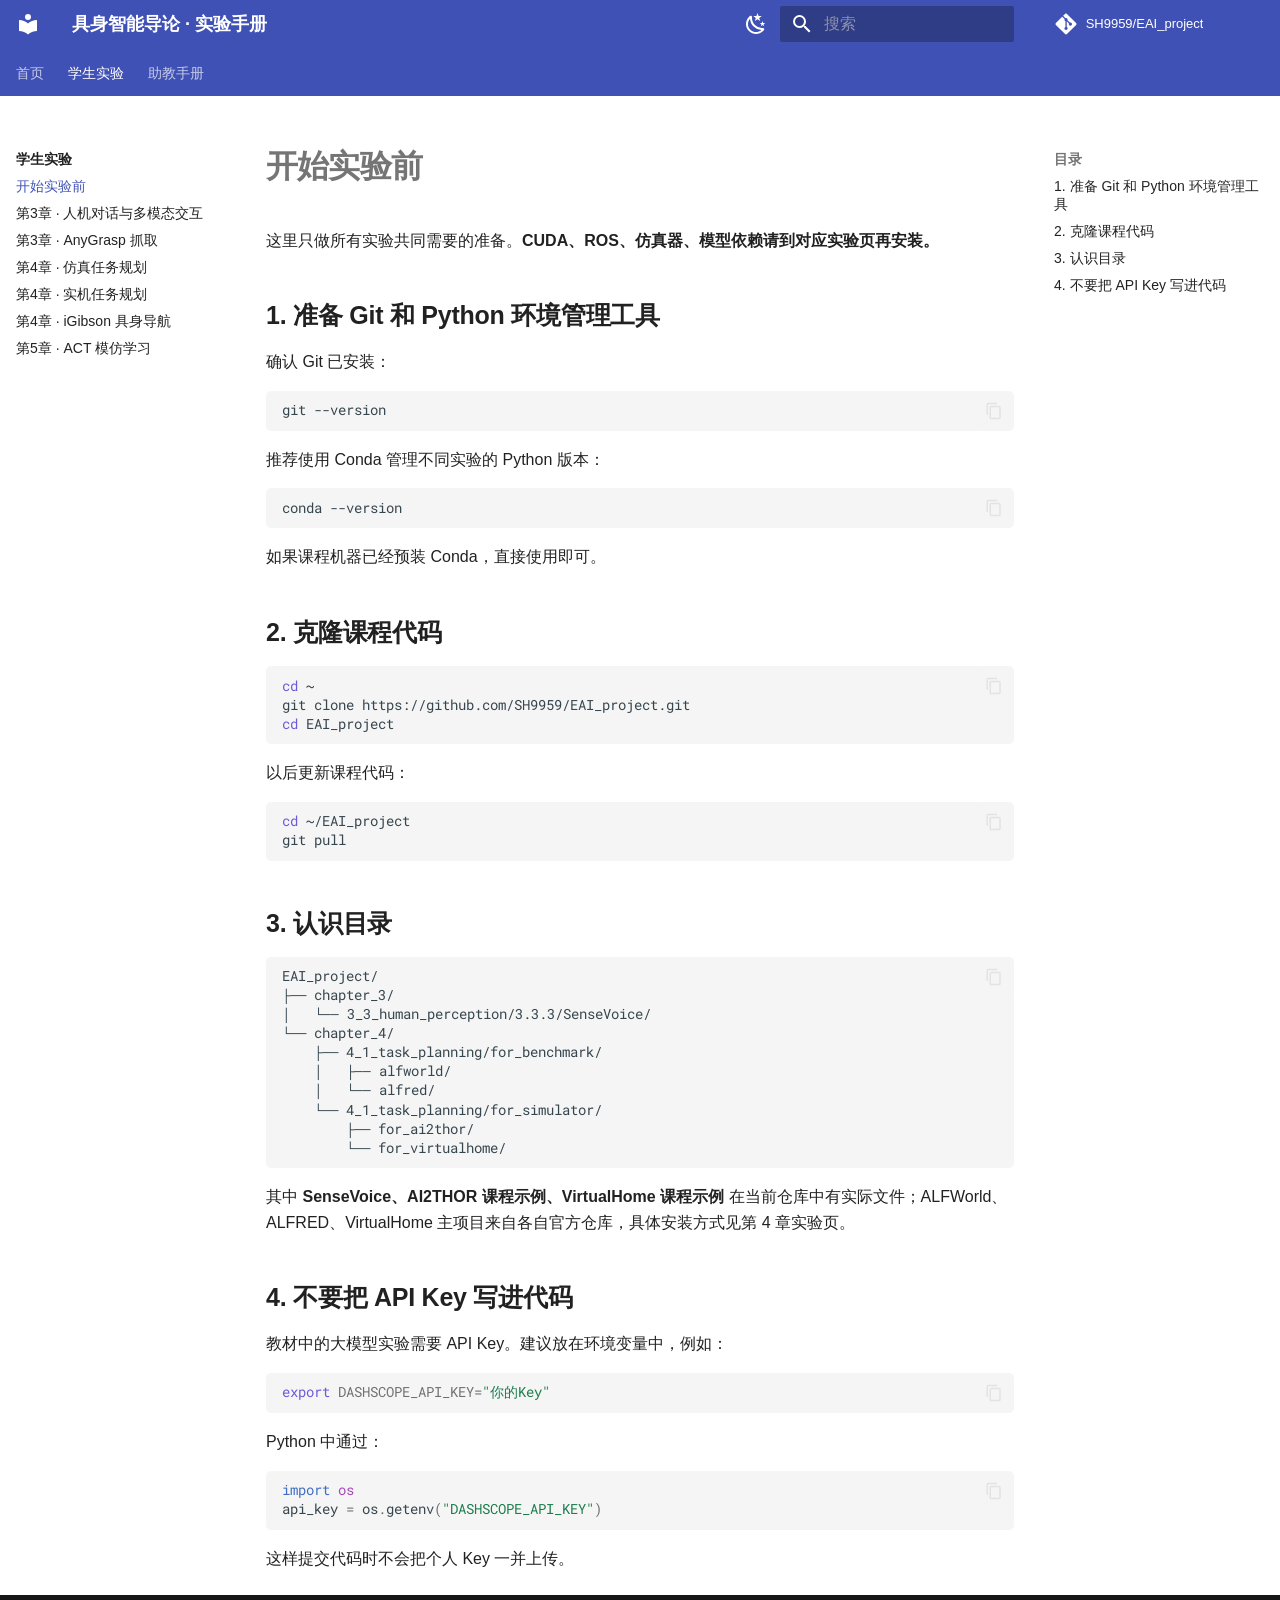
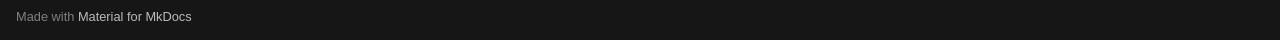
<file: student/setup/index.html>
<!doctype html>
<html lang="zh" class="no-js">
  <head>
    
      <meta charset="utf-8">
      <meta name="viewport" content="width=device-width,initial-scale=1">
      
        <meta name="description" content="哈尔滨工业大学《具身智能导论》实验上手与助教手册">
      
      
        <meta name="author" content="哈尔滨工业大学具身智能课程组">
      
      
        <link rel="canonical" href="https://sh9959.github.io/EAI_experiment_handbook/student/setup/">
      
      
        <link rel="prev" href="../">
      
      
        <link rel="next" href="../ch3-dialogue/">
      
      
        
      
      
      <link rel="icon" href="../../assets/images/favicon.png">
      <meta name="generator" content="mkdocs-1.6.1, mkdocs-material-9.7.7">
    
    
      
        <title>开始实验前 - 具身智能导论 · 实验手册</title>
      
    
    
      <link rel="stylesheet" href="../../assets/stylesheets/main.ec1eaa64.min.css">
      
        
        <link rel="stylesheet" href="../../assets/stylesheets/palette.ab4e12ef.min.css">
      
      


    
    
      
    
    
      
        
        
        <link rel="preconnect" href="https://fonts.gstatic.com" crossorigin>
        <link rel="stylesheet" href="https://fonts.googleapis.com/css?family=Roboto:300,300i,400,400i,700,700i%7CRoboto+Mono:400,400i,700,700i&display=fallback">
        <style>:root{--md-text-font:"Roboto";--md-code-font:"Roboto Mono"}</style>
      
    
    
      <link rel="stylesheet" href="../../stylesheets/extra.css">
    
    <script>__md_scope=new URL("../..",location),__md_hash=e=>[...e].reduce(((e,_)=>(e<<5)-e+_.charCodeAt(0)),0),__md_get=(e,_=localStorage,t=__md_scope)=>JSON.parse(_.getItem(t.pathname+"."+e)),__md_set=(e,_,t=localStorage,a=__md_scope)=>{try{t.setItem(a.pathname+"."+e,JSON.stringify(_))}catch(e){}}</script>
    
      

    
    
  </head>
  
  
    
    
      
    
    
    
    
    <body dir="ltr" data-md-color-scheme="default" data-md-color-primary="indigo" data-md-color-accent="indigo">
  
    
    <input class="md-toggle" data-md-toggle="drawer" type="checkbox" id="__drawer" autocomplete="off">
    <input class="md-toggle" data-md-toggle="search" type="checkbox" id="__search" autocomplete="off">
    <label class="md-overlay" for="__drawer"></label>
    <div data-md-component="skip">
      
        
        <a href="#_1" class="md-skip">
          跳转至
        </a>
      
    </div>
    <div data-md-component="announce">
      
    </div>
    
    
      

<header class="md-header" data-md-component="header">
  <nav class="md-header__inner md-grid" aria-label="页眉">
    <a href="../.." title="具身智能导论 · 实验手册" class="md-header__button md-logo" aria-label="具身智能导论 · 实验手册" data-md-component="logo">
      
  
  <svg xmlns="http://www.w3.org/2000/svg" viewBox="0 0 24 24"><path d="M12 8a3 3 0 0 0 3-3 3 3 0 0 0-3-3 3 3 0 0 0-3 3 3 3 0 0 0 3 3m0 3.54C9.64 9.35 6.5 8 3 8v11c3.5 0 6.64 1.35 9 3.54 2.36-2.19 5.5-3.54 9-3.54V8c-3.5 0-6.64 1.35-9 3.54"/></svg>

    </a>
    <label class="md-header__button md-icon" for="__drawer">
      
      <svg xmlns="http://www.w3.org/2000/svg" viewBox="0 0 24 24"><path d="M3 6h18v2H3zm0 5h18v2H3zm0 5h18v2H3z"/></svg>
    </label>
    <div class="md-header__title" data-md-component="header-title">
      <div class="md-header__ellipsis">
        <div class="md-header__topic">
          <span class="md-ellipsis">
            具身智能导论 · 实验手册
          </span>
        </div>
        <div class="md-header__topic" data-md-component="header-topic">
          <span class="md-ellipsis">
            
              开始实验前
            
          </span>
        </div>
      </div>
    </div>
    
      
        <form class="md-header__option" data-md-component="palette">
  
    
    
    
    <input class="md-option" data-md-color-media="(prefers-color-scheme: light)" data-md-color-scheme="default" data-md-color-primary="indigo" data-md-color-accent="indigo"  aria-label="切换到深色模式"  type="radio" name="__palette" id="__palette_0">
    
      <label class="md-header__button md-icon" title="切换到深色模式" for="__palette_1" hidden>
        <svg xmlns="http://www.w3.org/2000/svg" viewBox="0 0 24 24"><path d="m17.75 4.09-2.53 1.94.91 3.06-2.63-1.81-2.63 1.81.91-3.06-2.53-1.94L12.44 4l1.06-3 1.06 3zm3.5 6.91-1.64 1.25.59 1.98-1.7-1.17-1.7 1.17.59-1.98L15.75 11l2.06-.05L18.5 9l.69 1.95zm-2.28 4.95c.83-.08 1.72 1.1 1.19 1.85-.32.45-.66.87-1.08 1.27C15.17 23 8.84 23 4.94 19.07c-3.91-3.9-3.91-10.24 0-14.14.4-.4.82-.76 1.27-1.08.75-.53 1.93.36 1.85 1.19-.27 2.86.69 5.83 2.89 8.02a9.96 9.96 0 0 0 8.02 2.89m-1.64 2.02a12.08 12.08 0 0 1-7.8-3.47c-2.17-2.19-3.33-5-3.49-7.82-2.81 3.14-2.7 7.96.31 10.98 3.02 3.01 7.84 3.12 10.98.31"/></svg>
      </label>
    
  
    
    
    
    <input class="md-option" data-md-color-media="(prefers-color-scheme: dark)" data-md-color-scheme="slate" data-md-color-primary="indigo" data-md-color-accent="indigo"  aria-label="切换到浅色模式"  type="radio" name="__palette" id="__palette_1">
    
      <label class="md-header__button md-icon" title="切换到浅色模式" for="__palette_0" hidden>
        <svg xmlns="http://www.w3.org/2000/svg" viewBox="0 0 24 24"><path d="M12 7a5 5 0 0 1 5 5 5 5 0 0 1-5 5 5 5 0 0 1-5-5 5 5 0 0 1 5-5m0 2a3 3 0 0 0-3 3 3 3 0 0 0 3 3 3 3 0 0 0 3-3 3 3 0 0 0-3-3m0-7 2.39 3.42C13.65 5.15 12.84 5 12 5s-1.65.15-2.39.42zM3.34 7l4.16-.35A7.2 7.2 0 0 0 5.94 8.5c-.44.74-.69 1.5-.83 2.29zm.02 10 1.76-3.77a7.131 7.131 0 0 0 2.38 4.14zM20.65 7l-1.77 3.79a7.02 7.02 0 0 0-2.38-4.15zm-.01 10-4.14.36c.59-.51 1.12-1.14 1.54-1.86.42-.73.69-1.5.83-2.29zM12 22l-2.41-3.44c.74.27 1.55.44 2.41.44.82 0 1.63-.17 2.37-.44z"/></svg>
      </label>
    
  
</form>
      
    
    
      <script>var palette=__md_get("__palette");if(palette&&palette.color){if("(prefers-color-scheme)"===palette.color.media){var media=matchMedia("(prefers-color-scheme: light)"),input=document.querySelector(media.matches?"[data-md-color-media='(prefers-color-scheme: light)']":"[data-md-color-media='(prefers-color-scheme: dark)']");palette.color.media=input.getAttribute("data-md-color-media"),palette.color.scheme=input.getAttribute("data-md-color-scheme"),palette.color.primary=input.getAttribute("data-md-color-primary"),palette.color.accent=input.getAttribute("data-md-color-accent")}for(var[key,value]of Object.entries(palette.color))document.body.setAttribute("data-md-color-"+key,value)}</script>
    
    
    
      
      
        <label class="md-header__button md-icon" for="__search">
          
          <svg xmlns="http://www.w3.org/2000/svg" viewBox="0 0 24 24"><path d="M9.5 3A6.5 6.5 0 0 1 16 9.5c0 1.61-.59 3.09-1.56 4.23l.27.27h.79l5 5-1.5 1.5-5-5v-.79l-.27-.27A6.52 6.52 0 0 1 9.5 16 6.5 6.5 0 0 1 3 9.5 6.5 6.5 0 0 1 9.5 3m0 2C7 5 5 7 5 9.5S7 14 9.5 14 14 12 14 9.5 12 5 9.5 5"/></svg>
        </label>
        <div class="md-search" data-md-component="search" role="dialog">
  <label class="md-search__overlay" for="__search"></label>
  <div class="md-search__inner" role="search">
    <form class="md-search__form" name="search">
      <input type="text" class="md-search__input" name="query" aria-label="搜索" placeholder="搜索" autocapitalize="off" autocorrect="off" autocomplete="off" spellcheck="false" data-md-component="search-query" required>
      <label class="md-search__icon md-icon" for="__search">
        
        <svg xmlns="http://www.w3.org/2000/svg" viewBox="0 0 24 24"><path d="M9.5 3A6.5 6.5 0 0 1 16 9.5c0 1.61-.59 3.09-1.56 4.23l.27.27h.79l5 5-1.5 1.5-5-5v-.79l-.27-.27A6.52 6.52 0 0 1 9.5 16 6.5 6.5 0 0 1 3 9.5 6.5 6.5 0 0 1 9.5 3m0 2C7 5 5 7 5 9.5S7 14 9.5 14 14 12 14 9.5 12 5 9.5 5"/></svg>
        
        <svg xmlns="http://www.w3.org/2000/svg" viewBox="0 0 24 24"><path d="M20 11v2H8l5.5 5.5-1.42 1.42L4.16 12l7.92-7.92L13.5 5.5 8 11z"/></svg>
      </label>
      <nav class="md-search__options" aria-label="查找">
        
        <button type="reset" class="md-search__icon md-icon" title="清空当前内容" aria-label="清空当前内容" tabindex="-1">
          
          <svg xmlns="http://www.w3.org/2000/svg" viewBox="0 0 24 24"><path d="M19 6.41 17.59 5 12 10.59 6.41 5 5 6.41 10.59 12 5 17.59 6.41 19 12 13.41 17.59 19 19 17.59 13.41 12z"/></svg>
        </button>
      </nav>
      
        <div class="md-search__suggest" data-md-component="search-suggest"></div>
      
    </form>
    <div class="md-search__output">
      <div class="md-search__scrollwrap" tabindex="0" data-md-scrollfix>
        <div class="md-search-result" data-md-component="search-result">
          <div class="md-search-result__meta">
            正在初始化搜索引擎
          </div>
          <ol class="md-search-result__list" role="presentation"></ol>
        </div>
      </div>
    </div>
  </div>
</div>
      
    
    
      <div class="md-header__source">
        <a href="https://github.com/SH9959/EAI_project" title="前往仓库" class="md-source" data-md-component="source">
  <div class="md-source__icon md-icon">
    
    <svg xmlns="http://www.w3.org/2000/svg" viewBox="0 0 448 512"><!--! Font Awesome Free 7.1.0 by @fontawesome - https://fontawesome.com License - https://fontawesome.com/license/free (Icons: CC BY 4.0, Fonts: SIL OFL 1.1, Code: MIT License) Copyright 2025 Fonticons, Inc.--><path d="M439.6 236.1 244 40.5c-5.4-5.5-12.8-8.5-20.4-8.5s-15 3-20.4 8.4L162.5 81l51.5 51.5c27.1-9.1 52.7 16.8 43.4 43.7l49.7 49.7c34.2-11.8 61.2 31 35.5 56.7-26.5 26.5-70.2-2.9-56-37.3L240.3 199v121.9c25.3 12.5 22.3 41.8 9.1 55-6.4 6.4-15.2 10.1-24.3 10.1s-17.8-3.6-24.3-10.1c-17.6-17.6-11.1-46.9 11.2-56v-123c-20.8-8.5-24.6-30.7-18.6-45L142.6 101 8.5 235.1C3 240.6 0 247.9 0 255.5s3 15 8.5 20.4l195.6 195.7c5.4 5.4 12.7 8.4 20.4 8.4s15-3 20.4-8.4l194.7-194.7c5.4-5.4 8.4-12.8 8.4-20.4s-3-15-8.4-20.4"/></svg>
  </div>
  <div class="md-source__repository">
    SH9959/EAI_project
  </div>
</a>
      </div>
    
  </nav>
  
</header>
    
    <div class="md-container" data-md-component="container">
      
      
        
          
            
<nav class="md-tabs" aria-label="标签" data-md-component="tabs">
  <div class="md-grid">
    <ul class="md-tabs__list">
      
        
  
  
  
  
    <li class="md-tabs__item">
      <a href="../.." class="md-tabs__link">
        
  
  
    
  
  首页

      </a>
    </li>
  

      
        
  
  
  
    
  
  
    
    
      <li class="md-tabs__item md-tabs__item--active">
        <a href="../" class="md-tabs__link">
          
  
  
    
  
  学生实验

        </a>
      </li>
    
  

      
        
  
  
  
  
    
    
      <li class="md-tabs__item">
        <a href="../../ta/" class="md-tabs__link">
          
  
  
    
  
  助教手册

        </a>
      </li>
    
  

      
    </ul>
  </div>
</nav>
          
        
      
      <main class="md-main" data-md-component="main">
        <div class="md-main__inner md-grid">
          
            
              
              <div class="md-sidebar md-sidebar--primary" data-md-component="sidebar" data-md-type="navigation" >
                <div class="md-sidebar__scrollwrap">
                  <div class="md-sidebar__inner">
                    


  


<nav class="md-nav md-nav--primary md-nav--lifted" aria-label="导航栏" data-md-level="0">
  <label class="md-nav__title" for="__drawer">
    <a href="../.." title="具身智能导论 · 实验手册" class="md-nav__button md-logo" aria-label="具身智能导论 · 实验手册" data-md-component="logo">
      
  
  <svg xmlns="http://www.w3.org/2000/svg" viewBox="0 0 24 24"><path d="M12 8a3 3 0 0 0 3-3 3 3 0 0 0-3-3 3 3 0 0 0-3 3 3 3 0 0 0 3 3m0 3.54C9.64 9.35 6.5 8 3 8v11c3.5 0 6.64 1.35 9 3.54 2.36-2.19 5.5-3.54 9-3.54V8c-3.5 0-6.64 1.35-9 3.54"/></svg>

    </a>
    具身智能导论 · 实验手册
  </label>
  
    <div class="md-nav__source">
      <a href="https://github.com/SH9959/EAI_project" title="前往仓库" class="md-source" data-md-component="source">
  <div class="md-source__icon md-icon">
    
    <svg xmlns="http://www.w3.org/2000/svg" viewBox="0 0 448 512"><!--! Font Awesome Free 7.1.0 by @fontawesome - https://fontawesome.com License - https://fontawesome.com/license/free (Icons: CC BY 4.0, Fonts: SIL OFL 1.1, Code: MIT License) Copyright 2025 Fonticons, Inc.--><path d="M439.6 236.1 244 40.5c-5.4-5.5-12.8-8.5-20.4-8.5s-15 3-20.4 8.4L162.5 81l51.5 51.5c27.1-9.1 52.7 16.8 43.4 43.7l49.7 49.7c34.2-11.8 61.2 31 35.5 56.7-26.5 26.5-70.2-2.9-56-37.3L240.3 199v121.9c25.3 12.5 22.3 41.8 9.1 55-6.4 6.4-15.2 10.1-24.3 10.1s-17.8-3.6-24.3-10.1c-17.6-17.6-11.1-46.9 11.2-56v-123c-20.8-8.5-24.6-30.7-18.6-45L142.6 101 8.5 235.1C3 240.6 0 247.9 0 255.5s3 15 8.5 20.4l195.6 195.7c5.4 5.4 12.7 8.4 20.4 8.4s15-3 20.4-8.4l194.7-194.7c5.4-5.4 8.4-12.8 8.4-20.4s-3-15-8.4-20.4"/></svg>
  </div>
  <div class="md-source__repository">
    SH9959/EAI_project
  </div>
</a>
    </div>
  
  <ul class="md-nav__list" data-md-scrollfix>
    
      
      
  
  
  
  
    <li class="md-nav__item">
      <a href="../.." class="md-nav__link">
        
  
  
  <span class="md-ellipsis">
    
  
    首页
  

    
  </span>
  
  

      </a>
    </li>
  

    
      
      
  
  
    
  
  
  
    
    
      
        
          
        
      
        
      
        
      
        
      
        
      
        
      
        
      
        
      
    
    
    
      
        
        
      
      
        
      
    
    
    <li class="md-nav__item md-nav__item--active md-nav__item--section md-nav__item--nested">
      
        
        
        <input class="md-nav__toggle md-toggle " type="checkbox" id="__nav_2" checked>
        
          
          <div class="md-nav__link md-nav__container">
            <a href="../" class="md-nav__link ">
              
  
  
  <span class="md-ellipsis">
    
  
    学生实验
  

    
  </span>
  
  

            </a>
            
              
              <label class="md-nav__link " for="__nav_2" id="__nav_2_label" tabindex="">
                <span class="md-nav__icon md-icon"></span>
              </label>
            
          </div>
        
        <nav class="md-nav" data-md-level="1" aria-labelledby="__nav_2_label" aria-expanded="true">
          <label class="md-nav__title" for="__nav_2">
            <span class="md-nav__icon md-icon"></span>
            
  
    学生实验
  

          </label>
          <ul class="md-nav__list" data-md-scrollfix>
            
              
            
              
                
  
  
    
  
  
  
    <li class="md-nav__item md-nav__item--active">
      
      <input class="md-nav__toggle md-toggle" type="checkbox" id="__toc">
      
      
        
      
      
        <label class="md-nav__link md-nav__link--active" for="__toc">
          
  
  
  <span class="md-ellipsis">
    
  
    开始实验前
  

    
  </span>
  
  

          <span class="md-nav__icon md-icon"></span>
        </label>
      
      <a href="./" class="md-nav__link md-nav__link--active">
        
  
  
  <span class="md-ellipsis">
    
  
    开始实验前
  

    
  </span>
  
  

      </a>
      
        

<nav class="md-nav md-nav--secondary" aria-label="目录">
  
  
  
    
  
  
    <label class="md-nav__title" for="__toc">
      <span class="md-nav__icon md-icon"></span>
      目录
    </label>
    <ul class="md-nav__list" data-md-component="toc" data-md-scrollfix>
      
        <li class="md-nav__item">
  <a href="#1-git-python" class="md-nav__link">
    <span class="md-ellipsis">
      
        1. 准备 Git 和 Python 环境管理工具
      
    </span>
  </a>
  
</li>
      
        <li class="md-nav__item">
  <a href="#2" class="md-nav__link">
    <span class="md-ellipsis">
      
        2. 克隆课程代码
      
    </span>
  </a>
  
</li>
      
        <li class="md-nav__item">
  <a href="#3" class="md-nav__link">
    <span class="md-ellipsis">
      
        3. 认识目录
      
    </span>
  </a>
  
</li>
      
        <li class="md-nav__item">
  <a href="#4-api-key" class="md-nav__link">
    <span class="md-ellipsis">
      
        4. 不要把 API Key 写进代码
      
    </span>
  </a>
  
</li>
      
    </ul>
  
</nav>
      
    </li>
  

              
            
              
                
  
  
  
  
    <li class="md-nav__item">
      <a href="../ch3-dialogue/" class="md-nav__link">
        
  
  
  <span class="md-ellipsis">
    
  
    第3章 · 人机对话与多模态交互
  

    
  </span>
  
  

      </a>
    </li>
  

              
            
              
                
  
  
  
  
    <li class="md-nav__item">
      <a href="../ch3-grasp/" class="md-nav__link">
        
  
  
  <span class="md-ellipsis">
    
  
    第3章 · AnyGrasp 抓取
  

    
  </span>
  
  

      </a>
    </li>
  

              
            
              
                
  
  
  
  
    <li class="md-nav__item">
      <a href="../ch4-planning/" class="md-nav__link">
        
  
  
  <span class="md-ellipsis">
    
  
    第4章 · 仿真任务规划
  

    
  </span>
  
  

      </a>
    </li>
  

              
            
              
                
  
  
  
  
    <li class="md-nav__item">
      <a href="../ch4-real/" class="md-nav__link">
        
  
  
  <span class="md-ellipsis">
    
  
    第4章 · 实机任务规划
  

    
  </span>
  
  

      </a>
    </li>
  

              
            
              
                
  
  
  
  
    <li class="md-nav__item">
      <a href="../ch4-navigation/" class="md-nav__link">
        
  
  
  <span class="md-ellipsis">
    
  
    第4章 · iGibson 具身导航
  

    
  </span>
  
  

      </a>
    </li>
  

              
            
              
                
  
  
  
  
    <li class="md-nav__item">
      <a href="../ch5-imitation/" class="md-nav__link">
        
  
  
  <span class="md-ellipsis">
    
  
    第5章 · ACT 模仿学习
  

    
  </span>
  
  

      </a>
    </li>
  

              
            
          </ul>
        </nav>
      
    </li>
  

    
      
      
  
  
  
  
    
    
      
        
          
        
      
        
      
        
      
        
      
    
    
    
      
      
        
      
    
    
    <li class="md-nav__item md-nav__item--nested">
      
        
        
        <input class="md-nav__toggle md-toggle " type="checkbox" id="__nav_3" >
        
          
          <div class="md-nav__link md-nav__container">
            <a href="../../ta/" class="md-nav__link ">
              
  
  
  <span class="md-ellipsis">
    
  
    助教手册
  

    
  </span>
  
  

            </a>
            
              
              <label class="md-nav__link " for="__nav_3" id="__nav_3_label" tabindex="0">
                <span class="md-nav__icon md-icon"></span>
              </label>
            
          </div>
        
        <nav class="md-nav" data-md-level="1" aria-labelledby="__nav_3_label" aria-expanded="false">
          <label class="md-nav__title" for="__nav_3">
            <span class="md-nav__icon md-icon"></span>
            
  
    助教手册
  

          </label>
          <ul class="md-nav__list" data-md-scrollfix>
            
              
            
              
                
  
  
  
  
    <li class="md-nav__item">
      <a href="../../ta/preclass/" class="md-nav__link">
        
  
  
  <span class="md-ellipsis">
    
  
    课前联调
  

    
  </span>
  
  

      </a>
    </li>
  

              
            
              
                
  
  
  
  
    <li class="md-nav__item">
      <a href="../../ta/grading/" class="md-nav__link">
        
  
  
  <span class="md-ellipsis">
    
  
    课堂协助与验收
  

    
  </span>
  
  

      </a>
    </li>
  

              
            
              
                
  
  
  
  
    <li class="md-nav__item">
      <a href="../../ta/troubleshooting/" class="md-nav__link">
        
  
  
  <span class="md-ellipsis">
    
  
    常见问题排查
  

    
  </span>
  
  

      </a>
    </li>
  

              
            
          </ul>
        </nav>
      
    </li>
  

    
  </ul>
</nav>
                  </div>
                </div>
              </div>
            
            
              
              <div class="md-sidebar md-sidebar--secondary" data-md-component="sidebar" data-md-type="toc" >
                <div class="md-sidebar__scrollwrap">
                  <div class="md-sidebar__inner">
                    

<nav class="md-nav md-nav--secondary" aria-label="目录">
  
  
  
    
  
  
    <label class="md-nav__title" for="__toc">
      <span class="md-nav__icon md-icon"></span>
      目录
    </label>
    <ul class="md-nav__list" data-md-component="toc" data-md-scrollfix>
      
        <li class="md-nav__item">
  <a href="#1-git-python" class="md-nav__link">
    <span class="md-ellipsis">
      
        1. 准备 Git 和 Python 环境管理工具
      
    </span>
  </a>
  
</li>
      
        <li class="md-nav__item">
  <a href="#2" class="md-nav__link">
    <span class="md-ellipsis">
      
        2. 克隆课程代码
      
    </span>
  </a>
  
</li>
      
        <li class="md-nav__item">
  <a href="#3" class="md-nav__link">
    <span class="md-ellipsis">
      
        3. 认识目录
      
    </span>
  </a>
  
</li>
      
        <li class="md-nav__item">
  <a href="#4-api-key" class="md-nav__link">
    <span class="md-ellipsis">
      
        4. 不要把 API Key 写进代码
      
    </span>
  </a>
  
</li>
      
    </ul>
  
</nav>
                  </div>
                </div>
              </div>
            
          
          
            <div class="md-content" data-md-component="content">
              
              <article class="md-content__inner md-typeset">
                
                  


  
  


<h1 id="_1">开始实验前<a class="headerlink" href="#_1" title="Permanent link">&para;</a></h1>
<p>这里只做所有实验共同需要的准备。<strong>CUDA、ROS、仿真器、模型依赖请到对应实验页再安装。</strong></p>
<h2 id="1-git-python">1. 准备 Git 和 Python 环境管理工具<a class="headerlink" href="#1-git-python" title="Permanent link">&para;</a></h2>
<p>确认 Git 已安装：</p>
<div class="highlight"><pre><span></span><code><a id="__codelineno-0-1" name="__codelineno-0-1" href="#__codelineno-0-1"></a>git<span class="w"> </span>--version
</code></pre></div>
<p>推荐使用 Conda 管理不同实验的 Python 版本：</p>
<div class="highlight"><pre><span></span><code><a id="__codelineno-1-1" name="__codelineno-1-1" href="#__codelineno-1-1"></a>conda<span class="w"> </span>--version
</code></pre></div>
<p>如果课程机器已经预装 Conda，直接使用即可。</p>
<h2 id="2">2. 克隆课程代码<a class="headerlink" href="#2" title="Permanent link">&para;</a></h2>
<div class="highlight"><pre><span></span><code><a id="__codelineno-2-1" name="__codelineno-2-1" href="#__codelineno-2-1"></a><span class="nb">cd</span><span class="w"> </span>~
<a id="__codelineno-2-2" name="__codelineno-2-2" href="#__codelineno-2-2"></a>git<span class="w"> </span>clone<span class="w"> </span>https://github.com/SH9959/EAI_project.git
<a id="__codelineno-2-3" name="__codelineno-2-3" href="#__codelineno-2-3"></a><span class="nb">cd</span><span class="w"> </span>EAI_project
</code></pre></div>
<p>以后更新课程代码：</p>
<div class="highlight"><pre><span></span><code><a id="__codelineno-3-1" name="__codelineno-3-1" href="#__codelineno-3-1"></a><span class="nb">cd</span><span class="w"> </span>~/EAI_project
<a id="__codelineno-3-2" name="__codelineno-3-2" href="#__codelineno-3-2"></a>git<span class="w"> </span>pull
</code></pre></div>
<h2 id="3">3. 认识目录<a class="headerlink" href="#3" title="Permanent link">&para;</a></h2>
<div class="highlight"><pre><span></span><code><a id="__codelineno-4-1" name="__codelineno-4-1" href="#__codelineno-4-1"></a>EAI_project/
<a id="__codelineno-4-2" name="__codelineno-4-2" href="#__codelineno-4-2"></a>├── chapter_3/
<a id="__codelineno-4-3" name="__codelineno-4-3" href="#__codelineno-4-3"></a>│   └── 3_3_human_perception/3.3.3/SenseVoice/
<a id="__codelineno-4-4" name="__codelineno-4-4" href="#__codelineno-4-4"></a>└── chapter_4/
<a id="__codelineno-4-5" name="__codelineno-4-5" href="#__codelineno-4-5"></a>    ├── 4_1_task_planning/for_benchmark/
<a id="__codelineno-4-6" name="__codelineno-4-6" href="#__codelineno-4-6"></a>    │   ├── alfworld/
<a id="__codelineno-4-7" name="__codelineno-4-7" href="#__codelineno-4-7"></a>    │   └── alfred/
<a id="__codelineno-4-8" name="__codelineno-4-8" href="#__codelineno-4-8"></a>    └── 4_1_task_planning/for_simulator/
<a id="__codelineno-4-9" name="__codelineno-4-9" href="#__codelineno-4-9"></a>        ├── for_ai2thor/
<a id="__codelineno-4-10" name="__codelineno-4-10" href="#__codelineno-4-10"></a>        └── for_virtualhome/
</code></pre></div>
<p>其中 <strong>SenseVoice、AI2THOR 课程示例、VirtualHome 课程示例</strong> 在当前仓库中有实际文件；ALFWorld、ALFRED、VirtualHome 主项目来自各自官方仓库，具体安装方式见第 4 章实验页。</p>
<h2 id="4-api-key">4. 不要把 API Key 写进代码<a class="headerlink" href="#4-api-key" title="Permanent link">&para;</a></h2>
<p>教材中的大模型实验需要 API Key。建议放在环境变量中，例如：</p>
<div class="highlight"><pre><span></span><code><a id="__codelineno-5-1" name="__codelineno-5-1" href="#__codelineno-5-1"></a><span class="nb">export</span><span class="w"> </span><span class="nv">DASHSCOPE_API_KEY</span><span class="o">=</span><span class="s2">"你的Key"</span>
</code></pre></div>
<p>Python 中通过：</p>
<div class="highlight"><pre><span></span><code><a id="__codelineno-6-1" name="__codelineno-6-1" href="#__codelineno-6-1"></a><span class="kn">import</span><span class="w"> </span><span class="nn">os</span>
<a id="__codelineno-6-2" name="__codelineno-6-2" href="#__codelineno-6-2"></a><span class="n">api_key</span> <span class="o">=</span> <span class="n">os</span><span class="o">.</span><span class="n">getenv</span><span class="p">(</span><span class="s2">"DASHSCOPE_API_KEY"</span><span class="p">)</span>
</code></pre></div>
<p>这样提交代码时不会把个人 Key 一并上传。</p>












                
              </article>
            </div>
          
          
<script>var target=document.getElementById(location.hash.slice(1));target&&target.name&&(target.checked=target.name.startsWith("__tabbed_"))</script>
        </div>
        
          <button type="button" class="md-top md-icon" data-md-component="top" hidden>
  
  <svg xmlns="http://www.w3.org/2000/svg" viewBox="0 0 24 24"><path d="M13 20h-2V8l-5.5 5.5-1.42-1.42L12 4.16l7.92 7.92-1.42 1.42L13 8z"/></svg>
  回到页面顶部
</button>
        
      </main>
      
        <footer class="md-footer">
  
  <div class="md-footer-meta md-typeset">
    <div class="md-footer-meta__inner md-grid">
      <div class="md-copyright">
  
  
    Made with
    <a href="https://squidfunk.github.io/mkdocs-material/" target="_blank" rel="noopener">
      Material for MkDocs
    </a>
  
</div>
      
    </div>
  </div>
</footer>
      
    </div>
    <div class="md-dialog" data-md-component="dialog">
      <div class="md-dialog__inner md-typeset"></div>
    </div>
    
    
    
      
      
      <script id="__config" type="application/json">{"annotate": null, "base": "../..", "features": ["navigation.tabs", "navigation.sections", "navigation.indexes", "navigation.top", "navigation.tracking", "toc.follow", "content.code.copy", "content.code.annotate", "search.suggest", "search.highlight"], "search": "../../assets/javascripts/workers/search.2c215733.min.js", "tags": null, "translations": {"clipboard.copied": "\u5df2\u590d\u5236", "clipboard.copy": "\u590d\u5236", "search.result.more.one": "\u5728\u8be5\u9875\u4e0a\u8fd8\u6709 1 \u4e2a\u7b26\u5408\u6761\u4ef6\u7684\u7ed3\u679c", "search.result.more.other": "\u5728\u8be5\u9875\u4e0a\u8fd8\u6709 # \u4e2a\u7b26\u5408\u6761\u4ef6\u7684\u7ed3\u679c", "search.result.none": "\u6ca1\u6709\u627e\u5230\u7b26\u5408\u6761\u4ef6\u7684\u7ed3\u679c", "search.result.one": "\u627e\u5230 1 \u4e2a\u7b26\u5408\u6761\u4ef6\u7684\u7ed3\u679c", "search.result.other": "# \u4e2a\u7b26\u5408\u6761\u4ef6\u7684\u7ed3\u679c", "search.result.placeholder": "\u952e\u5165\u4ee5\u5f00\u59cb\u641c\u7d22", "search.result.term.missing": "\u7f3a\u5c11", "select.version": "\u9009\u62e9\u5f53\u524d\u7248\u672c"}, "version": null}</script>
    
    
      <script src="../../assets/javascripts/bundle.d7400e89.min.js"></script>
      
    
  </body>
</html>
</file>
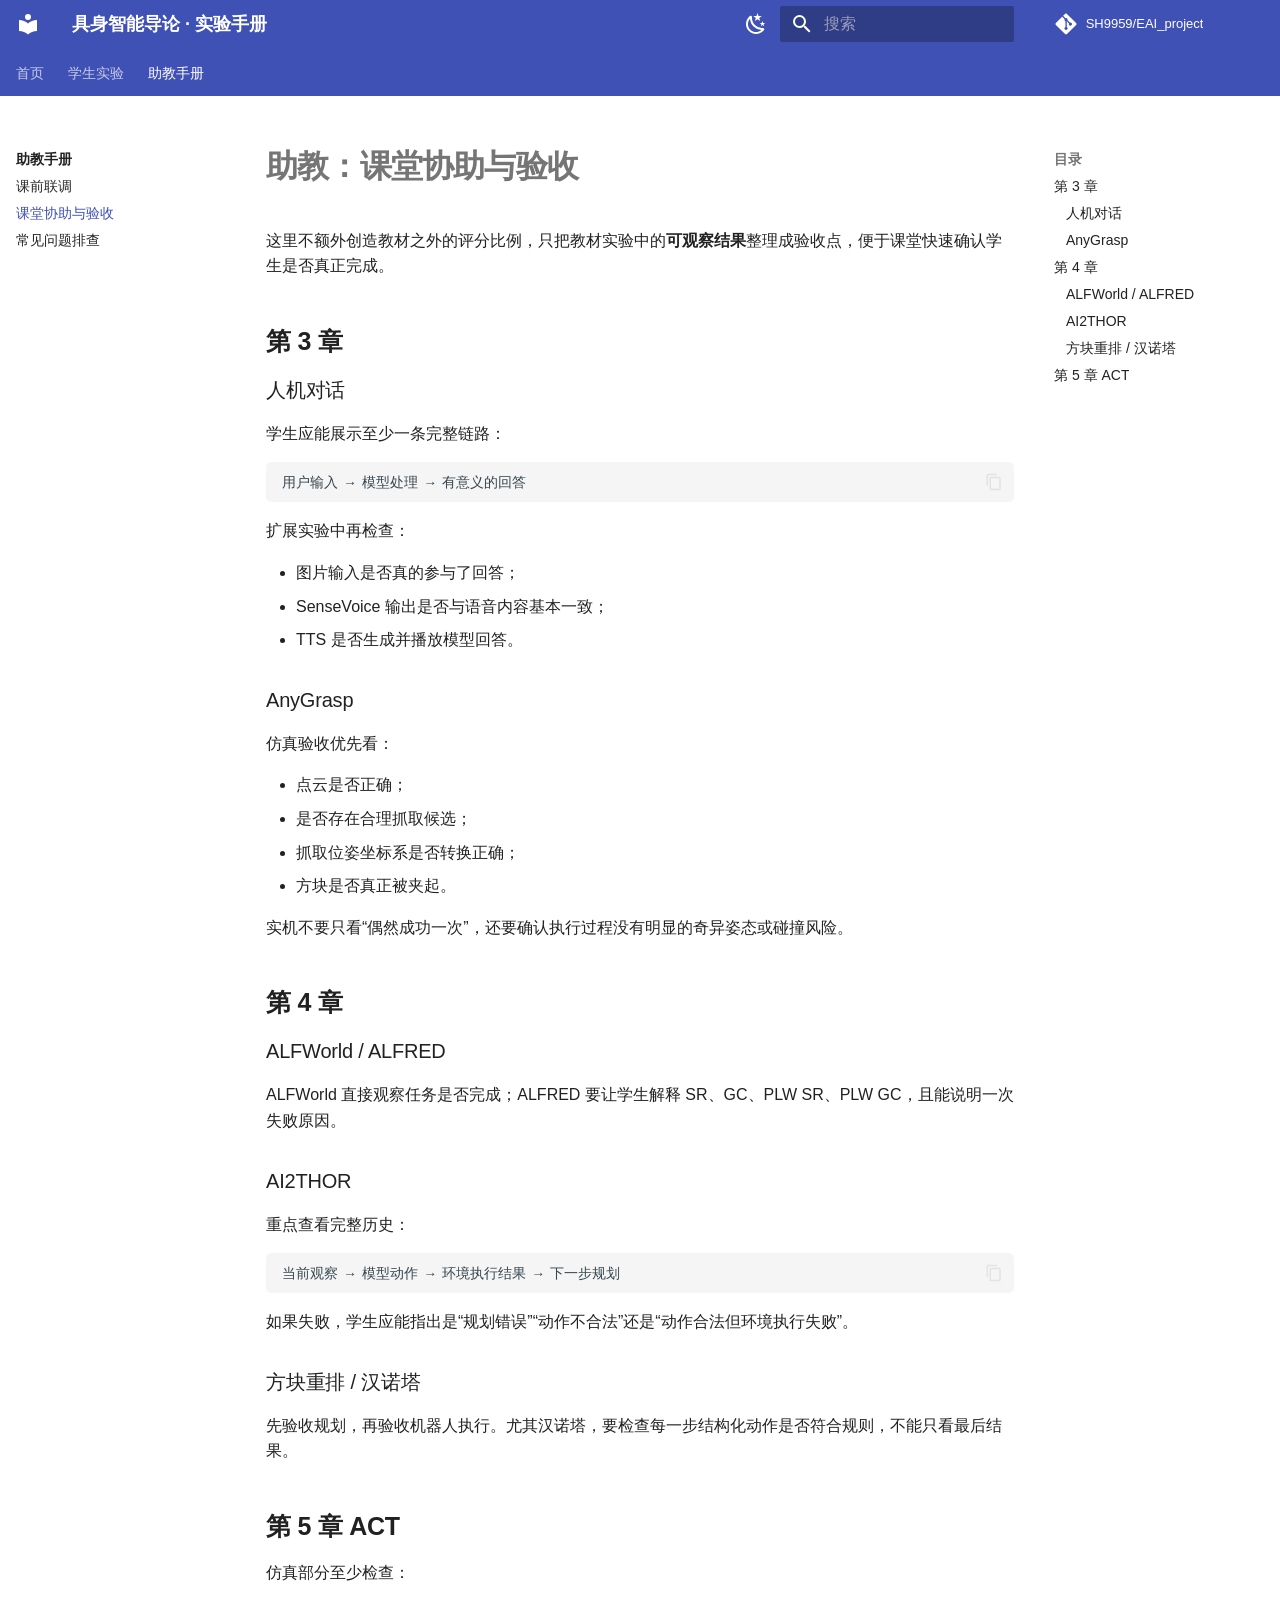
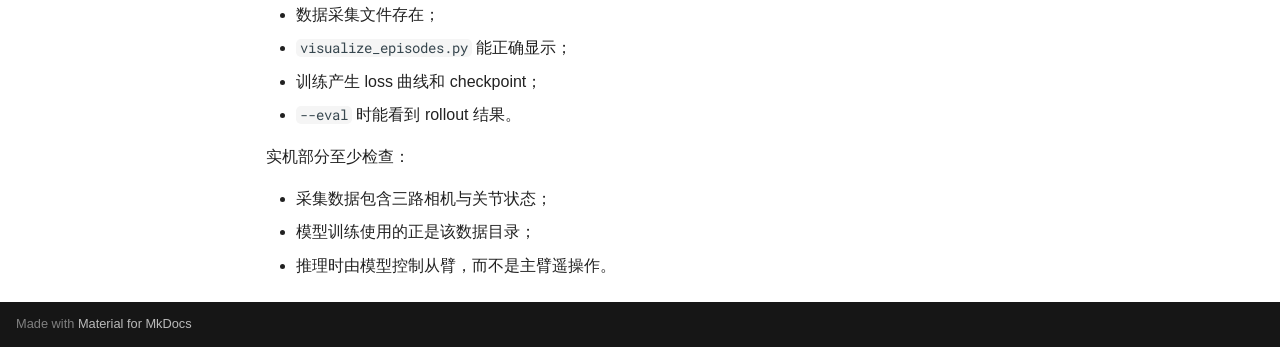
<file: ta/grading/index.html>
<!doctype html>
<html lang="zh" class="no-js">
  <head>
    
      <meta charset="utf-8">
      <meta name="viewport" content="width=device-width,initial-scale=1">
      
        <meta name="description" content="哈尔滨工业大学《具身智能导论》实验上手与助教手册">
      
      
        <meta name="author" content="哈尔滨工业大学具身智能课程组">
      
      
        <link rel="canonical" href="https://sh9959.github.io/EAI_experiment_handbook/ta/grading/">
      
      
        <link rel="prev" href="../preclass/">
      
      
        <link rel="next" href="../troubleshooting/">
      
      
        
      
      
      <link rel="icon" href="../../assets/images/favicon.png">
      <meta name="generator" content="mkdocs-1.6.1, mkdocs-material-9.7.7">
    
    
      
        <title>课堂协助与验收 - 具身智能导论 · 实验手册</title>
      
    
    
      <link rel="stylesheet" href="../../assets/stylesheets/main.ec1eaa64.min.css">
      
        
        <link rel="stylesheet" href="../../assets/stylesheets/palette.ab4e12ef.min.css">
      
      


    
    
      
    
    
      
        
        
        <link rel="preconnect" href="https://fonts.gstatic.com" crossorigin>
        <link rel="stylesheet" href="https://fonts.googleapis.com/css?family=Roboto:300,300i,400,400i,700,700i%7CRoboto+Mono:400,400i,700,700i&display=fallback">
        <style>:root{--md-text-font:"Roboto";--md-code-font:"Roboto Mono"}</style>
      
    
    
      <link rel="stylesheet" href="../../stylesheets/extra.css">
    
    <script>__md_scope=new URL("../..",location),__md_hash=e=>[...e].reduce(((e,_)=>(e<<5)-e+_.charCodeAt(0)),0),__md_get=(e,_=localStorage,t=__md_scope)=>JSON.parse(_.getItem(t.pathname+"."+e)),__md_set=(e,_,t=localStorage,a=__md_scope)=>{try{t.setItem(a.pathname+"."+e,JSON.stringify(_))}catch(e){}}</script>
    
      

    
    
  </head>
  
  
    
    
      
    
    
    
    
    <body dir="ltr" data-md-color-scheme="default" data-md-color-primary="indigo" data-md-color-accent="indigo">
  
    
    <input class="md-toggle" data-md-toggle="drawer" type="checkbox" id="__drawer" autocomplete="off">
    <input class="md-toggle" data-md-toggle="search" type="checkbox" id="__search" autocomplete="off">
    <label class="md-overlay" for="__drawer"></label>
    <div data-md-component="skip">
      
        
        <a href="#_1" class="md-skip">
          跳转至
        </a>
      
    </div>
    <div data-md-component="announce">
      
    </div>
    
    
      

<header class="md-header" data-md-component="header">
  <nav class="md-header__inner md-grid" aria-label="页眉">
    <a href="../.." title="具身智能导论 · 实验手册" class="md-header__button md-logo" aria-label="具身智能导论 · 实验手册" data-md-component="logo">
      
  
  <svg xmlns="http://www.w3.org/2000/svg" viewBox="0 0 24 24"><path d="M12 8a3 3 0 0 0 3-3 3 3 0 0 0-3-3 3 3 0 0 0-3 3 3 3 0 0 0 3 3m0 3.54C9.64 9.35 6.5 8 3 8v11c3.5 0 6.64 1.35 9 3.54 2.36-2.19 5.5-3.54 9-3.54V8c-3.5 0-6.64 1.35-9 3.54"/></svg>

    </a>
    <label class="md-header__button md-icon" for="__drawer">
      
      <svg xmlns="http://www.w3.org/2000/svg" viewBox="0 0 24 24"><path d="M3 6h18v2H3zm0 5h18v2H3zm0 5h18v2H3z"/></svg>
    </label>
    <div class="md-header__title" data-md-component="header-title">
      <div class="md-header__ellipsis">
        <div class="md-header__topic">
          <span class="md-ellipsis">
            具身智能导论 · 实验手册
          </span>
        </div>
        <div class="md-header__topic" data-md-component="header-topic">
          <span class="md-ellipsis">
            
              课堂协助与验收
            
          </span>
        </div>
      </div>
    </div>
    
      
        <form class="md-header__option" data-md-component="palette">
  
    
    
    
    <input class="md-option" data-md-color-media="(prefers-color-scheme: light)" data-md-color-scheme="default" data-md-color-primary="indigo" data-md-color-accent="indigo"  aria-label="切换到深色模式"  type="radio" name="__palette" id="__palette_0">
    
      <label class="md-header__button md-icon" title="切换到深色模式" for="__palette_1" hidden>
        <svg xmlns="http://www.w3.org/2000/svg" viewBox="0 0 24 24"><path d="m17.75 4.09-2.53 1.94.91 3.06-2.63-1.81-2.63 1.81.91-3.06-2.53-1.94L12.44 4l1.06-3 1.06 3zm3.5 6.91-1.64 1.25.59 1.98-1.7-1.17-1.7 1.17.59-1.98L15.75 11l2.06-.05L18.5 9l.69 1.95zm-2.28 4.95c.83-.08 1.72 1.1 1.19 1.85-.32.45-.66.87-1.08 1.27C15.17 23 8.84 23 4.94 19.07c-3.91-3.9-3.91-10.24 0-14.14.4-.4.82-.76 1.27-1.08.75-.53 1.93.36 1.85 1.19-.27 2.86.69 5.83 2.89 8.02a9.96 9.96 0 0 0 8.02 2.89m-1.64 2.02a12.08 12.08 0 0 1-7.8-3.47c-2.17-2.19-3.33-5-3.49-7.82-2.81 3.14-2.7 7.96.31 10.98 3.02 3.01 7.84 3.12 10.98.31"/></svg>
      </label>
    
  
    
    
    
    <input class="md-option" data-md-color-media="(prefers-color-scheme: dark)" data-md-color-scheme="slate" data-md-color-primary="indigo" data-md-color-accent="indigo"  aria-label="切换到浅色模式"  type="radio" name="__palette" id="__palette_1">
    
      <label class="md-header__button md-icon" title="切换到浅色模式" for="__palette_0" hidden>
        <svg xmlns="http://www.w3.org/2000/svg" viewBox="0 0 24 24"><path d="M12 7a5 5 0 0 1 5 5 5 5 0 0 1-5 5 5 5 0 0 1-5-5 5 5 0 0 1 5-5m0 2a3 3 0 0 0-3 3 3 3 0 0 0 3 3 3 3 0 0 0 3-3 3 3 0 0 0-3-3m0-7 2.39 3.42C13.65 5.15 12.84 5 12 5s-1.65.15-2.39.42zM3.34 7l4.16-.35A7.2 7.2 0 0 0 5.94 8.5c-.44.74-.69 1.5-.83 2.29zm.02 10 1.76-3.77a7.131 7.131 0 0 0 2.38 4.14zM20.65 7l-1.77 3.79a7.02 7.02 0 0 0-2.38-4.15zm-.01 10-4.14.36c.59-.51 1.12-1.14 1.54-1.86.42-.73.69-1.5.83-2.29zM12 22l-2.41-3.44c.74.27 1.55.44 2.41.44.82 0 1.63-.17 2.37-.44z"/></svg>
      </label>
    
  
</form>
      
    
    
      <script>var palette=__md_get("__palette");if(palette&&palette.color){if("(prefers-color-scheme)"===palette.color.media){var media=matchMedia("(prefers-color-scheme: light)"),input=document.querySelector(media.matches?"[data-md-color-media='(prefers-color-scheme: light)']":"[data-md-color-media='(prefers-color-scheme: dark)']");palette.color.media=input.getAttribute("data-md-color-media"),palette.color.scheme=input.getAttribute("data-md-color-scheme"),palette.color.primary=input.getAttribute("data-md-color-primary"),palette.color.accent=input.getAttribute("data-md-color-accent")}for(var[key,value]of Object.entries(palette.color))document.body.setAttribute("data-md-color-"+key,value)}</script>
    
    
    
      
      
        <label class="md-header__button md-icon" for="__search">
          
          <svg xmlns="http://www.w3.org/2000/svg" viewBox="0 0 24 24"><path d="M9.5 3A6.5 6.5 0 0 1 16 9.5c0 1.61-.59 3.09-1.56 4.23l.27.27h.79l5 5-1.5 1.5-5-5v-.79l-.27-.27A6.52 6.52 0 0 1 9.5 16 6.5 6.5 0 0 1 3 9.5 6.5 6.5 0 0 1 9.5 3m0 2C7 5 5 7 5 9.5S7 14 9.5 14 14 12 14 9.5 12 5 9.5 5"/></svg>
        </label>
        <div class="md-search" data-md-component="search" role="dialog">
  <label class="md-search__overlay" for="__search"></label>
  <div class="md-search__inner" role="search">
    <form class="md-search__form" name="search">
      <input type="text" class="md-search__input" name="query" aria-label="搜索" placeholder="搜索" autocapitalize="off" autocorrect="off" autocomplete="off" spellcheck="false" data-md-component="search-query" required>
      <label class="md-search__icon md-icon" for="__search">
        
        <svg xmlns="http://www.w3.org/2000/svg" viewBox="0 0 24 24"><path d="M9.5 3A6.5 6.5 0 0 1 16 9.5c0 1.61-.59 3.09-1.56 4.23l.27.27h.79l5 5-1.5 1.5-5-5v-.79l-.27-.27A6.52 6.52 0 0 1 9.5 16 6.5 6.5 0 0 1 3 9.5 6.5 6.5 0 0 1 9.5 3m0 2C7 5 5 7 5 9.5S7 14 9.5 14 14 12 14 9.5 12 5 9.5 5"/></svg>
        
        <svg xmlns="http://www.w3.org/2000/svg" viewBox="0 0 24 24"><path d="M20 11v2H8l5.5 5.5-1.42 1.42L4.16 12l7.92-7.92L13.5 5.5 8 11z"/></svg>
      </label>
      <nav class="md-search__options" aria-label="查找">
        
        <button type="reset" class="md-search__icon md-icon" title="清空当前内容" aria-label="清空当前内容" tabindex="-1">
          
          <svg xmlns="http://www.w3.org/2000/svg" viewBox="0 0 24 24"><path d="M19 6.41 17.59 5 12 10.59 6.41 5 5 6.41 10.59 12 5 17.59 6.41 19 12 13.41 17.59 19 19 17.59 13.41 12z"/></svg>
        </button>
      </nav>
      
        <div class="md-search__suggest" data-md-component="search-suggest"></div>
      
    </form>
    <div class="md-search__output">
      <div class="md-search__scrollwrap" tabindex="0" data-md-scrollfix>
        <div class="md-search-result" data-md-component="search-result">
          <div class="md-search-result__meta">
            正在初始化搜索引擎
          </div>
          <ol class="md-search-result__list" role="presentation"></ol>
        </div>
      </div>
    </div>
  </div>
</div>
      
    
    
      <div class="md-header__source">
        <a href="https://github.com/SH9959/EAI_project" title="前往仓库" class="md-source" data-md-component="source">
  <div class="md-source__icon md-icon">
    
    <svg xmlns="http://www.w3.org/2000/svg" viewBox="0 0 448 512"><!--! Font Awesome Free 7.1.0 by @fontawesome - https://fontawesome.com License - https://fontawesome.com/license/free (Icons: CC BY 4.0, Fonts: SIL OFL 1.1, Code: MIT License) Copyright 2025 Fonticons, Inc.--><path d="M439.6 236.1 244 40.5c-5.4-5.5-12.8-8.5-20.4-8.5s-15 3-20.4 8.4L162.5 81l51.5 51.5c27.1-9.1 52.7 16.8 43.4 43.7l49.7 49.7c34.2-11.8 61.2 31 35.5 56.7-26.5 26.5-70.2-2.9-56-37.3L240.3 199v121.9c25.3 12.5 22.3 41.8 9.1 55-6.4 6.4-15.2 10.1-24.3 10.1s-17.8-3.6-24.3-10.1c-17.6-17.6-11.1-46.9 11.2-56v-123c-20.8-8.5-24.6-30.7-18.6-45L142.6 101 8.5 235.1C3 240.6 0 247.9 0 255.5s3 15 8.5 20.4l195.6 195.7c5.4 5.4 12.7 8.4 20.4 8.4s15-3 20.4-8.4l194.7-194.7c5.4-5.4 8.4-12.8 8.4-20.4s-3-15-8.4-20.4"/></svg>
  </div>
  <div class="md-source__repository">
    SH9959/EAI_project
  </div>
</a>
      </div>
    
  </nav>
  
</header>
    
    <div class="md-container" data-md-component="container">
      
      
        
          
            
<nav class="md-tabs" aria-label="标签" data-md-component="tabs">
  <div class="md-grid">
    <ul class="md-tabs__list">
      
        
  
  
  
  
    <li class="md-tabs__item">
      <a href="../.." class="md-tabs__link">
        
  
  
    
  
  首页

      </a>
    </li>
  

      
        
  
  
  
  
    
    
      <li class="md-tabs__item">
        <a href="../../student/" class="md-tabs__link">
          
  
  
    
  
  学生实验

        </a>
      </li>
    
  

      
        
  
  
  
    
  
  
    
    
      <li class="md-tabs__item md-tabs__item--active">
        <a href="../" class="md-tabs__link">
          
  
  
    
  
  助教手册

        </a>
      </li>
    
  

      
    </ul>
  </div>
</nav>
          
        
      
      <main class="md-main" data-md-component="main">
        <div class="md-main__inner md-grid">
          
            
              
              <div class="md-sidebar md-sidebar--primary" data-md-component="sidebar" data-md-type="navigation" >
                <div class="md-sidebar__scrollwrap">
                  <div class="md-sidebar__inner">
                    


  


<nav class="md-nav md-nav--primary md-nav--lifted" aria-label="导航栏" data-md-level="0">
  <label class="md-nav__title" for="__drawer">
    <a href="../.." title="具身智能导论 · 实验手册" class="md-nav__button md-logo" aria-label="具身智能导论 · 实验手册" data-md-component="logo">
      
  
  <svg xmlns="http://www.w3.org/2000/svg" viewBox="0 0 24 24"><path d="M12 8a3 3 0 0 0 3-3 3 3 0 0 0-3-3 3 3 0 0 0-3 3 3 3 0 0 0 3 3m0 3.54C9.64 9.35 6.5 8 3 8v11c3.5 0 6.64 1.35 9 3.54 2.36-2.19 5.5-3.54 9-3.54V8c-3.5 0-6.64 1.35-9 3.54"/></svg>

    </a>
    具身智能导论 · 实验手册
  </label>
  
    <div class="md-nav__source">
      <a href="https://github.com/SH9959/EAI_project" title="前往仓库" class="md-source" data-md-component="source">
  <div class="md-source__icon md-icon">
    
    <svg xmlns="http://www.w3.org/2000/svg" viewBox="0 0 448 512"><!--! Font Awesome Free 7.1.0 by @fontawesome - https://fontawesome.com License - https://fontawesome.com/license/free (Icons: CC BY 4.0, Fonts: SIL OFL 1.1, Code: MIT License) Copyright 2025 Fonticons, Inc.--><path d="M439.6 236.1 244 40.5c-5.4-5.5-12.8-8.5-20.4-8.5s-15 3-20.4 8.4L162.5 81l51.5 51.5c27.1-9.1 52.7 16.8 43.4 43.7l49.7 49.7c34.2-11.8 61.2 31 35.5 56.7-26.5 26.5-70.2-2.9-56-37.3L240.3 199v121.9c25.3 12.5 22.3 41.8 9.1 55-6.4 6.4-15.2 10.1-24.3 10.1s-17.8-3.6-24.3-10.1c-17.6-17.6-11.1-46.9 11.2-56v-123c-20.8-8.5-24.6-30.7-18.6-45L142.6 101 8.5 235.1C3 240.6 0 247.9 0 255.5s3 15 8.5 20.4l195.6 195.7c5.4 5.4 12.7 8.4 20.4 8.4s15-3 20.4-8.4l194.7-194.7c5.4-5.4 8.4-12.8 8.4-20.4s-3-15-8.4-20.4"/></svg>
  </div>
  <div class="md-source__repository">
    SH9959/EAI_project
  </div>
</a>
    </div>
  
  <ul class="md-nav__list" data-md-scrollfix>
    
      
      
  
  
  
  
    <li class="md-nav__item">
      <a href="../.." class="md-nav__link">
        
  
  
  <span class="md-ellipsis">
    
  
    首页
  

    
  </span>
  
  

      </a>
    </li>
  

    
      
      
  
  
  
  
    
    
      
        
          
        
      
        
      
        
      
        
      
        
      
        
      
        
      
        
      
    
    
    
      
      
        
      
    
    
    <li class="md-nav__item md-nav__item--nested">
      
        
        
        <input class="md-nav__toggle md-toggle " type="checkbox" id="__nav_2" >
        
          
          <div class="md-nav__link md-nav__container">
            <a href="../../student/" class="md-nav__link ">
              
  
  
  <span class="md-ellipsis">
    
  
    学生实验
  

    
  </span>
  
  

            </a>
            
              
              <label class="md-nav__link " for="__nav_2" id="__nav_2_label" tabindex="0">
                <span class="md-nav__icon md-icon"></span>
              </label>
            
          </div>
        
        <nav class="md-nav" data-md-level="1" aria-labelledby="__nav_2_label" aria-expanded="false">
          <label class="md-nav__title" for="__nav_2">
            <span class="md-nav__icon md-icon"></span>
            
  
    学生实验
  

          </label>
          <ul class="md-nav__list" data-md-scrollfix>
            
              
            
              
                
  
  
  
  
    <li class="md-nav__item">
      <a href="../../student/setup/" class="md-nav__link">
        
  
  
  <span class="md-ellipsis">
    
  
    开始实验前
  

    
  </span>
  
  

      </a>
    </li>
  

              
            
              
                
  
  
  
  
    <li class="md-nav__item">
      <a href="../../student/ch3-dialogue/" class="md-nav__link">
        
  
  
  <span class="md-ellipsis">
    
  
    第3章 · 人机对话与多模态交互
  

    
  </span>
  
  

      </a>
    </li>
  

              
            
              
                
  
  
  
  
    <li class="md-nav__item">
      <a href="../../student/ch3-grasp/" class="md-nav__link">
        
  
  
  <span class="md-ellipsis">
    
  
    第3章 · AnyGrasp 抓取
  

    
  </span>
  
  

      </a>
    </li>
  

              
            
              
                
  
  
  
  
    <li class="md-nav__item">
      <a href="../../student/ch4-planning/" class="md-nav__link">
        
  
  
  <span class="md-ellipsis">
    
  
    第4章 · 仿真任务规划
  

    
  </span>
  
  

      </a>
    </li>
  

              
            
              
                
  
  
  
  
    <li class="md-nav__item">
      <a href="../../student/ch4-real/" class="md-nav__link">
        
  
  
  <span class="md-ellipsis">
    
  
    第4章 · 实机任务规划
  

    
  </span>
  
  

      </a>
    </li>
  

              
            
              
                
  
  
  
  
    <li class="md-nav__item">
      <a href="../../student/ch4-navigation/" class="md-nav__link">
        
  
  
  <span class="md-ellipsis">
    
  
    第4章 · iGibson 具身导航
  

    
  </span>
  
  

      </a>
    </li>
  

              
            
              
                
  
  
  
  
    <li class="md-nav__item">
      <a href="../../student/ch5-imitation/" class="md-nav__link">
        
  
  
  <span class="md-ellipsis">
    
  
    第5章 · ACT 模仿学习
  

    
  </span>
  
  

      </a>
    </li>
  

              
            
          </ul>
        </nav>
      
    </li>
  

    
      
      
  
  
    
  
  
  
    
    
      
        
          
        
      
        
      
        
      
        
      
    
    
    
      
        
        
      
      
        
      
    
    
    <li class="md-nav__item md-nav__item--active md-nav__item--section md-nav__item--nested">
      
        
        
        <input class="md-nav__toggle md-toggle " type="checkbox" id="__nav_3" checked>
        
          
          <div class="md-nav__link md-nav__container">
            <a href="../" class="md-nav__link ">
              
  
  
  <span class="md-ellipsis">
    
  
    助教手册
  

    
  </span>
  
  

            </a>
            
              
              <label class="md-nav__link " for="__nav_3" id="__nav_3_label" tabindex="">
                <span class="md-nav__icon md-icon"></span>
              </label>
            
          </div>
        
        <nav class="md-nav" data-md-level="1" aria-labelledby="__nav_3_label" aria-expanded="true">
          <label class="md-nav__title" for="__nav_3">
            <span class="md-nav__icon md-icon"></span>
            
  
    助教手册
  

          </label>
          <ul class="md-nav__list" data-md-scrollfix>
            
              
            
              
                
  
  
  
  
    <li class="md-nav__item">
      <a href="../preclass/" class="md-nav__link">
        
  
  
  <span class="md-ellipsis">
    
  
    课前联调
  

    
  </span>
  
  

      </a>
    </li>
  

              
            
              
                
  
  
    
  
  
  
    <li class="md-nav__item md-nav__item--active">
      
      <input class="md-nav__toggle md-toggle" type="checkbox" id="__toc">
      
      
        
      
      
        <label class="md-nav__link md-nav__link--active" for="__toc">
          
  
  
  <span class="md-ellipsis">
    
  
    课堂协助与验收
  

    
  </span>
  
  

          <span class="md-nav__icon md-icon"></span>
        </label>
      
      <a href="./" class="md-nav__link md-nav__link--active">
        
  
  
  <span class="md-ellipsis">
    
  
    课堂协助与验收
  

    
  </span>
  
  

      </a>
      
        

<nav class="md-nav md-nav--secondary" aria-label="目录">
  
  
  
    
  
  
    <label class="md-nav__title" for="__toc">
      <span class="md-nav__icon md-icon"></span>
      目录
    </label>
    <ul class="md-nav__list" data-md-component="toc" data-md-scrollfix>
      
        <li class="md-nav__item">
  <a href="#3" class="md-nav__link">
    <span class="md-ellipsis">
      
        第 3 章
      
    </span>
  </a>
  
    <nav class="md-nav" aria-label="第 3 章">
      <ul class="md-nav__list">
        
          <li class="md-nav__item">
  <a href="#_2" class="md-nav__link">
    <span class="md-ellipsis">
      
        人机对话
      
    </span>
  </a>
  
</li>
        
          <li class="md-nav__item">
  <a href="#anygrasp" class="md-nav__link">
    <span class="md-ellipsis">
      
        AnyGrasp
      
    </span>
  </a>
  
</li>
        
      </ul>
    </nav>
  
</li>
      
        <li class="md-nav__item">
  <a href="#4" class="md-nav__link">
    <span class="md-ellipsis">
      
        第 4 章
      
    </span>
  </a>
  
    <nav class="md-nav" aria-label="第 4 章">
      <ul class="md-nav__list">
        
          <li class="md-nav__item">
  <a href="#alfworld-alfred" class="md-nav__link">
    <span class="md-ellipsis">
      
        ALFWorld / ALFRED
      
    </span>
  </a>
  
</li>
        
          <li class="md-nav__item">
  <a href="#ai2thor" class="md-nav__link">
    <span class="md-ellipsis">
      
        AI2THOR
      
    </span>
  </a>
  
</li>
        
          <li class="md-nav__item">
  <a href="#_3" class="md-nav__link">
    <span class="md-ellipsis">
      
        方块重排 / 汉诺塔
      
    </span>
  </a>
  
</li>
        
      </ul>
    </nav>
  
</li>
      
        <li class="md-nav__item">
  <a href="#5-act" class="md-nav__link">
    <span class="md-ellipsis">
      
        第 5 章 ACT
      
    </span>
  </a>
  
</li>
      
    </ul>
  
</nav>
      
    </li>
  

              
            
              
                
  
  
  
  
    <li class="md-nav__item">
      <a href="../troubleshooting/" class="md-nav__link">
        
  
  
  <span class="md-ellipsis">
    
  
    常见问题排查
  

    
  </span>
  
  

      </a>
    </li>
  

              
            
          </ul>
        </nav>
      
    </li>
  

    
  </ul>
</nav>
                  </div>
                </div>
              </div>
            
            
              
              <div class="md-sidebar md-sidebar--secondary" data-md-component="sidebar" data-md-type="toc" >
                <div class="md-sidebar__scrollwrap">
                  <div class="md-sidebar__inner">
                    

<nav class="md-nav md-nav--secondary" aria-label="目录">
  
  
  
    
  
  
    <label class="md-nav__title" for="__toc">
      <span class="md-nav__icon md-icon"></span>
      目录
    </label>
    <ul class="md-nav__list" data-md-component="toc" data-md-scrollfix>
      
        <li class="md-nav__item">
  <a href="#3" class="md-nav__link">
    <span class="md-ellipsis">
      
        第 3 章
      
    </span>
  </a>
  
    <nav class="md-nav" aria-label="第 3 章">
      <ul class="md-nav__list">
        
          <li class="md-nav__item">
  <a href="#_2" class="md-nav__link">
    <span class="md-ellipsis">
      
        人机对话
      
    </span>
  </a>
  
</li>
        
          <li class="md-nav__item">
  <a href="#anygrasp" class="md-nav__link">
    <span class="md-ellipsis">
      
        AnyGrasp
      
    </span>
  </a>
  
</li>
        
      </ul>
    </nav>
  
</li>
      
        <li class="md-nav__item">
  <a href="#4" class="md-nav__link">
    <span class="md-ellipsis">
      
        第 4 章
      
    </span>
  </a>
  
    <nav class="md-nav" aria-label="第 4 章">
      <ul class="md-nav__list">
        
          <li class="md-nav__item">
  <a href="#alfworld-alfred" class="md-nav__link">
    <span class="md-ellipsis">
      
        ALFWorld / ALFRED
      
    </span>
  </a>
  
</li>
        
          <li class="md-nav__item">
  <a href="#ai2thor" class="md-nav__link">
    <span class="md-ellipsis">
      
        AI2THOR
      
    </span>
  </a>
  
</li>
        
          <li class="md-nav__item">
  <a href="#_3" class="md-nav__link">
    <span class="md-ellipsis">
      
        方块重排 / 汉诺塔
      
    </span>
  </a>
  
</li>
        
      </ul>
    </nav>
  
</li>
      
        <li class="md-nav__item">
  <a href="#5-act" class="md-nav__link">
    <span class="md-ellipsis">
      
        第 5 章 ACT
      
    </span>
  </a>
  
</li>
      
    </ul>
  
</nav>
                  </div>
                </div>
              </div>
            
          
          
            <div class="md-content" data-md-component="content">
              
              <article class="md-content__inner md-typeset">
                
                  


  
  


<h1 id="_1">助教：课堂协助与验收<a class="headerlink" href="#_1" title="Permanent link">&para;</a></h1>
<p>这里不额外创造教材之外的评分比例，只把教材实验中的<strong>可观察结果</strong>整理成验收点，便于课堂快速确认学生是否真正完成。</p>
<h2 id="3">第 3 章<a class="headerlink" href="#3" title="Permanent link">&para;</a></h2>
<h3 id="_2">人机对话<a class="headerlink" href="#_2" title="Permanent link">&para;</a></h3>
<p>学生应能展示至少一条完整链路：</p>
<div class="highlight"><pre><span></span><code><a id="__codelineno-0-1" name="__codelineno-0-1" href="#__codelineno-0-1"></a>用户输入 → 模型处理 → 有意义的回答
</code></pre></div>
<p>扩展实验中再检查：</p>
<ul>
<li>图片输入是否真的参与了回答；</li>
<li>SenseVoice 输出是否与语音内容基本一致；</li>
<li>TTS 是否生成并播放模型回答。</li>
</ul>
<h3 id="anygrasp">AnyGrasp<a class="headerlink" href="#anygrasp" title="Permanent link">&para;</a></h3>
<p>仿真验收优先看：</p>
<ul>
<li>点云是否正确；</li>
<li>是否存在合理抓取候选；</li>
<li>抓取位姿坐标系是否转换正确；</li>
<li>方块是否真正被夹起。</li>
</ul>
<p>实机不要只看“偶然成功一次”，还要确认执行过程没有明显的奇异姿态或碰撞风险。</p>
<h2 id="4">第 4 章<a class="headerlink" href="#4" title="Permanent link">&para;</a></h2>
<h3 id="alfworld-alfred">ALFWorld / ALFRED<a class="headerlink" href="#alfworld-alfred" title="Permanent link">&para;</a></h3>
<p>ALFWorld 直接观察任务是否完成；ALFRED 要让学生解释 SR、GC、PLW SR、PLW GC，且能说明一次失败原因。</p>
<h3 id="ai2thor">AI2THOR<a class="headerlink" href="#ai2thor" title="Permanent link">&para;</a></h3>
<p>重点查看完整历史：</p>
<div class="highlight"><pre><span></span><code><a id="__codelineno-1-1" name="__codelineno-1-1" href="#__codelineno-1-1"></a>当前观察 → 模型动作 → 环境执行结果 → 下一步规划
</code></pre></div>
<p>如果失败，学生应能指出是“规划错误”“动作不合法”还是“动作合法但环境执行失败”。</p>
<h3 id="_3">方块重排 / 汉诺塔<a class="headerlink" href="#_3" title="Permanent link">&para;</a></h3>
<p>先验收规划，再验收机器人执行。尤其汉诺塔，要检查每一步结构化动作是否符合规则，不能只看最后结果。</p>
<h2 id="5-act">第 5 章 ACT<a class="headerlink" href="#5-act" title="Permanent link">&para;</a></h2>
<p>仿真部分至少检查：</p>
<ul>
<li>数据采集文件存在；</li>
<li><code>visualize_episodes.py</code> 能正确显示；</li>
<li>训练产生 loss 曲线和 checkpoint；</li>
<li><code>--eval</code> 时能看到 rollout 结果。</li>
</ul>
<p>实机部分至少检查：</p>
<ul>
<li>采集数据包含三路相机与关节状态；</li>
<li>模型训练使用的正是该数据目录；</li>
<li>推理时由模型控制从臂，而不是主臂遥操作。</li>
</ul>












                
              </article>
            </div>
          
          
<script>var target=document.getElementById(location.hash.slice(1));target&&target.name&&(target.checked=target.name.startsWith("__tabbed_"))</script>
        </div>
        
          <button type="button" class="md-top md-icon" data-md-component="top" hidden>
  
  <svg xmlns="http://www.w3.org/2000/svg" viewBox="0 0 24 24"><path d="M13 20h-2V8l-5.5 5.5-1.42-1.42L12 4.16l7.92 7.92-1.42 1.42L13 8z"/></svg>
  回到页面顶部
</button>
        
      </main>
      
        <footer class="md-footer">
  
  <div class="md-footer-meta md-typeset">
    <div class="md-footer-meta__inner md-grid">
      <div class="md-copyright">
  
  
    Made with
    <a href="https://squidfunk.github.io/mkdocs-material/" target="_blank" rel="noopener">
      Material for MkDocs
    </a>
  
</div>
      
    </div>
  </div>
</footer>
      
    </div>
    <div class="md-dialog" data-md-component="dialog">
      <div class="md-dialog__inner md-typeset"></div>
    </div>
    
    
    
      
      
      <script id="__config" type="application/json">{"annotate": null, "base": "../..", "features": ["navigation.tabs", "navigation.sections", "navigation.indexes", "navigation.top", "navigation.tracking", "toc.follow", "content.code.copy", "content.code.annotate", "search.suggest", "search.highlight"], "search": "../../assets/javascripts/workers/search.2c215733.min.js", "tags": null, "translations": {"clipboard.copied": "\u5df2\u590d\u5236", "clipboard.copy": "\u590d\u5236", "search.result.more.one": "\u5728\u8be5\u9875\u4e0a\u8fd8\u6709 1 \u4e2a\u7b26\u5408\u6761\u4ef6\u7684\u7ed3\u679c", "search.result.more.other": "\u5728\u8be5\u9875\u4e0a\u8fd8\u6709 # \u4e2a\u7b26\u5408\u6761\u4ef6\u7684\u7ed3\u679c", "search.result.none": "\u6ca1\u6709\u627e\u5230\u7b26\u5408\u6761\u4ef6\u7684\u7ed3\u679c", "search.result.one": "\u627e\u5230 1 \u4e2a\u7b26\u5408\u6761\u4ef6\u7684\u7ed3\u679c", "search.result.other": "# \u4e2a\u7b26\u5408\u6761\u4ef6\u7684\u7ed3\u679c", "search.result.placeholder": "\u952e\u5165\u4ee5\u5f00\u59cb\u641c\u7d22", "search.result.term.missing": "\u7f3a\u5c11", "select.version": "\u9009\u62e9\u5f53\u524d\u7248\u672c"}, "version": null}</script>
    
    
      <script src="../../assets/javascripts/bundle.d7400e89.min.js"></script>
      
    
  </body>
</html>
</file>
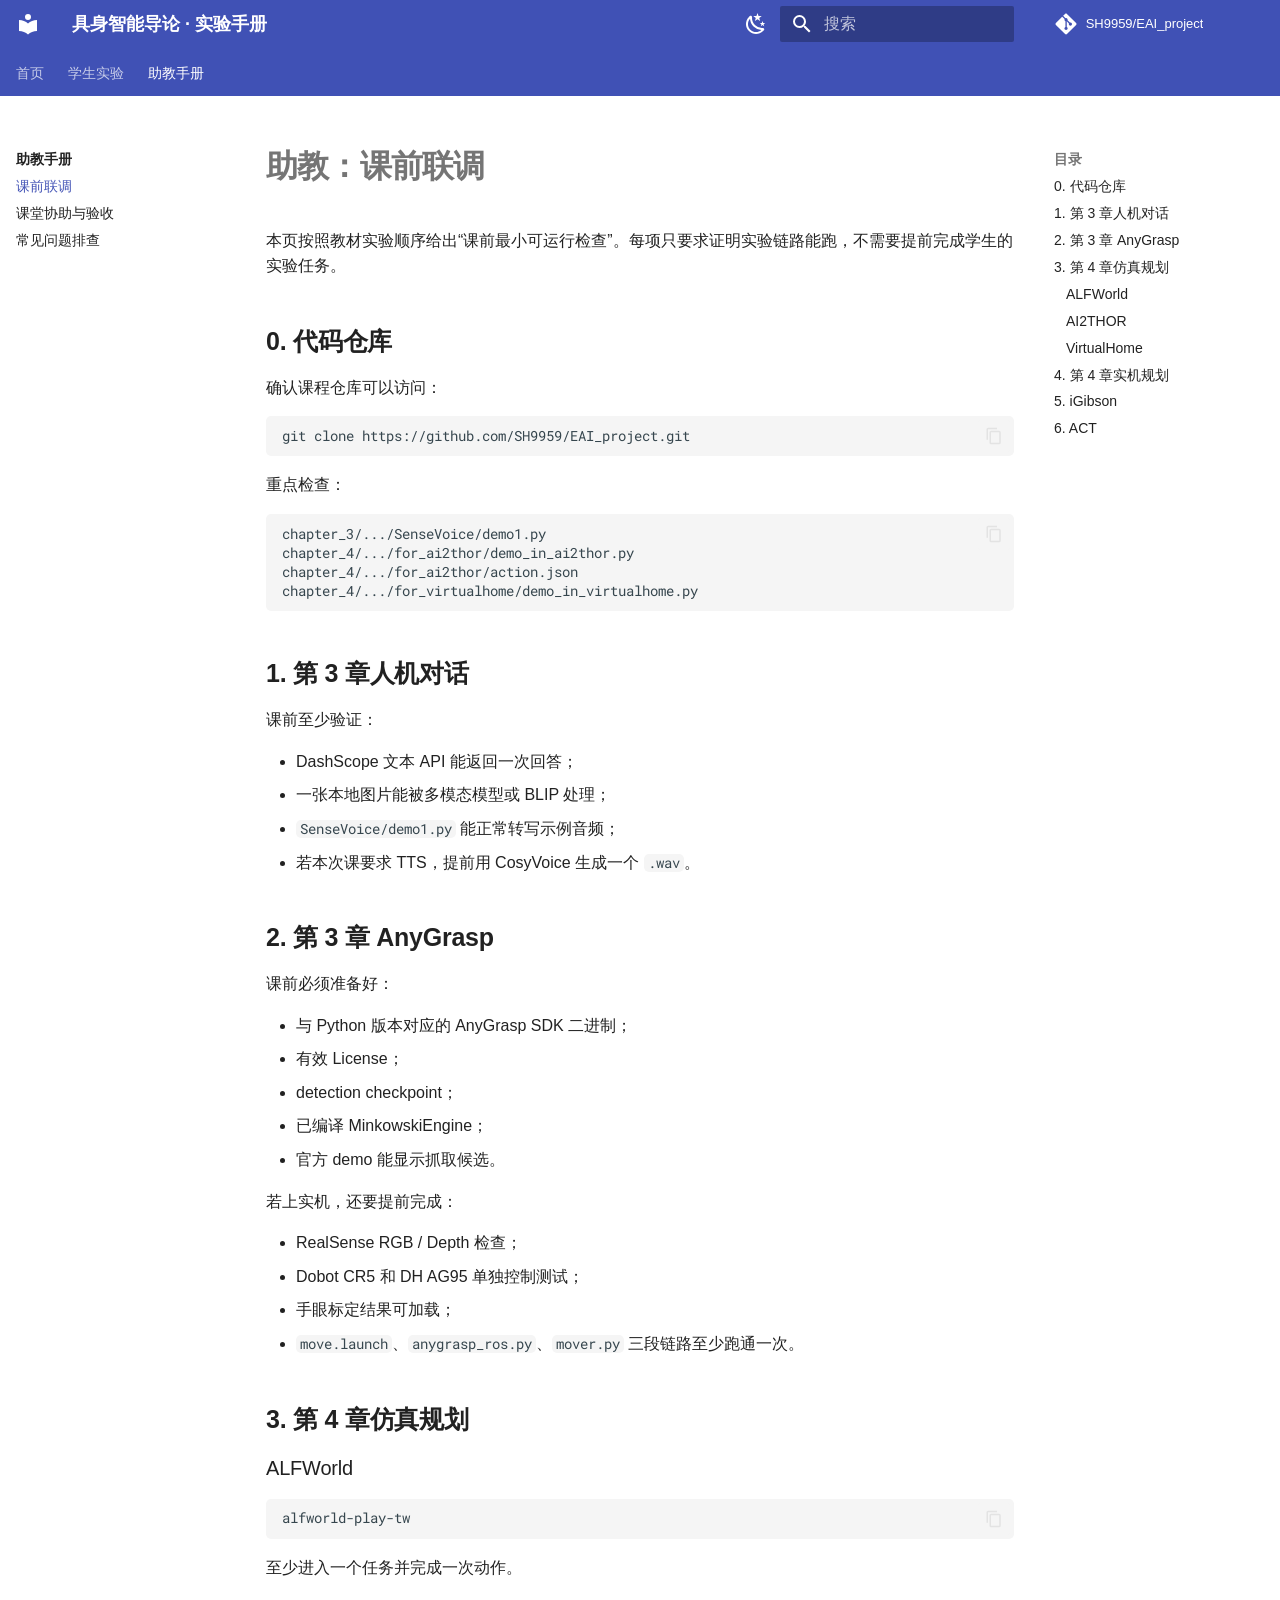
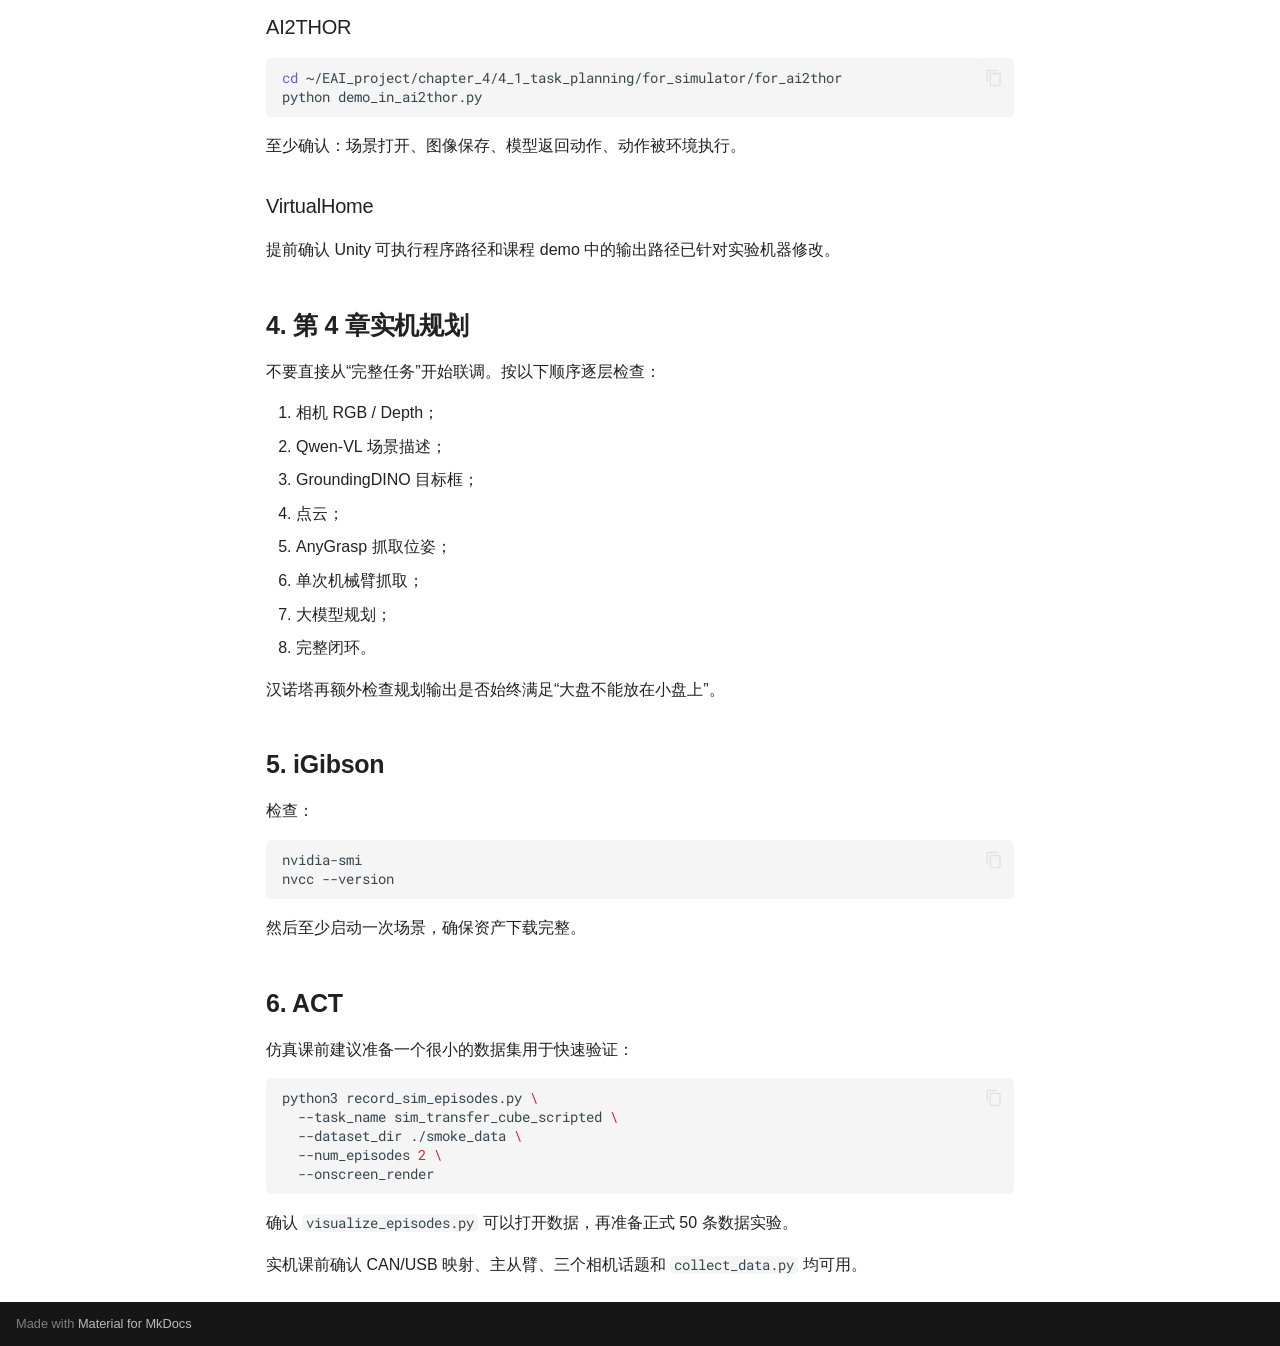
<file: ta/preclass/index.html>
<!doctype html>
<html lang="zh" class="no-js">
  <head>
    
      <meta charset="utf-8">
      <meta name="viewport" content="width=device-width,initial-scale=1">
      
        <meta name="description" content="哈尔滨工业大学《具身智能导论》实验上手与助教手册">
      
      
        <meta name="author" content="哈尔滨工业大学具身智能课程组">
      
      
        <link rel="canonical" href="https://sh9959.github.io/EAI_experiment_handbook/ta/preclass/">
      
      
        <link rel="prev" href="../">
      
      
        <link rel="next" href="../grading/">
      
      
        
      
      
      <link rel="icon" href="../../assets/images/favicon.png">
      <meta name="generator" content="mkdocs-1.6.1, mkdocs-material-9.7.7">
    
    
      
        <title>课前联调 - 具身智能导论 · 实验手册</title>
      
    
    
      <link rel="stylesheet" href="../../assets/stylesheets/main.ec1eaa64.min.css">
      
        
        <link rel="stylesheet" href="../../assets/stylesheets/palette.ab4e12ef.min.css">
      
      


    
    
      
    
    
      
        
        
        <link rel="preconnect" href="https://fonts.gstatic.com" crossorigin>
        <link rel="stylesheet" href="https://fonts.googleapis.com/css?family=Roboto:300,300i,400,400i,700,700i%7CRoboto+Mono:400,400i,700,700i&display=fallback">
        <style>:root{--md-text-font:"Roboto";--md-code-font:"Roboto Mono"}</style>
      
    
    
      <link rel="stylesheet" href="../../stylesheets/extra.css">
    
    <script>__md_scope=new URL("../..",location),__md_hash=e=>[...e].reduce(((e,_)=>(e<<5)-e+_.charCodeAt(0)),0),__md_get=(e,_=localStorage,t=__md_scope)=>JSON.parse(_.getItem(t.pathname+"."+e)),__md_set=(e,_,t=localStorage,a=__md_scope)=>{try{t.setItem(a.pathname+"."+e,JSON.stringify(_))}catch(e){}}</script>
    
      

    
    
  </head>
  
  
    
    
      
    
    
    
    
    <body dir="ltr" data-md-color-scheme="default" data-md-color-primary="indigo" data-md-color-accent="indigo">
  
    
    <input class="md-toggle" data-md-toggle="drawer" type="checkbox" id="__drawer" autocomplete="off">
    <input class="md-toggle" data-md-toggle="search" type="checkbox" id="__search" autocomplete="off">
    <label class="md-overlay" for="__drawer"></label>
    <div data-md-component="skip">
      
        
        <a href="#_1" class="md-skip">
          跳转至
        </a>
      
    </div>
    <div data-md-component="announce">
      
    </div>
    
    
      

<header class="md-header" data-md-component="header">
  <nav class="md-header__inner md-grid" aria-label="页眉">
    <a href="../.." title="具身智能导论 · 实验手册" class="md-header__button md-logo" aria-label="具身智能导论 · 实验手册" data-md-component="logo">
      
  
  <svg xmlns="http://www.w3.org/2000/svg" viewBox="0 0 24 24"><path d="M12 8a3 3 0 0 0 3-3 3 3 0 0 0-3-3 3 3 0 0 0-3 3 3 3 0 0 0 3 3m0 3.54C9.64 9.35 6.5 8 3 8v11c3.5 0 6.64 1.35 9 3.54 2.36-2.19 5.5-3.54 9-3.54V8c-3.5 0-6.64 1.35-9 3.54"/></svg>

    </a>
    <label class="md-header__button md-icon" for="__drawer">
      
      <svg xmlns="http://www.w3.org/2000/svg" viewBox="0 0 24 24"><path d="M3 6h18v2H3zm0 5h18v2H3zm0 5h18v2H3z"/></svg>
    </label>
    <div class="md-header__title" data-md-component="header-title">
      <div class="md-header__ellipsis">
        <div class="md-header__topic">
          <span class="md-ellipsis">
            具身智能导论 · 实验手册
          </span>
        </div>
        <div class="md-header__topic" data-md-component="header-topic">
          <span class="md-ellipsis">
            
              课前联调
            
          </span>
        </div>
      </div>
    </div>
    
      
        <form class="md-header__option" data-md-component="palette">
  
    
    
    
    <input class="md-option" data-md-color-media="(prefers-color-scheme: light)" data-md-color-scheme="default" data-md-color-primary="indigo" data-md-color-accent="indigo"  aria-label="切换到深色模式"  type="radio" name="__palette" id="__palette_0">
    
      <label class="md-header__button md-icon" title="切换到深色模式" for="__palette_1" hidden>
        <svg xmlns="http://www.w3.org/2000/svg" viewBox="0 0 24 24"><path d="m17.75 4.09-2.53 1.94.91 3.06-2.63-1.81-2.63 1.81.91-3.06-2.53-1.94L12.44 4l1.06-3 1.06 3zm3.5 6.91-1.64 1.25.59 1.98-1.7-1.17-1.7 1.17.59-1.98L15.75 11l2.06-.05L18.5 9l.69 1.95zm-2.28 4.95c.83-.08 1.72 1.1 1.19 1.85-.32.45-.66.87-1.08 1.27C15.17 23 8.84 23 4.94 19.07c-3.91-3.9-3.91-10.24 0-14.14.4-.4.82-.76 1.27-1.08.75-.53 1.93.36 1.85 1.19-.27 2.86.69 5.83 2.89 8.02a9.96 9.96 0 0 0 8.02 2.89m-1.64 2.02a12.08 12.08 0 0 1-7.8-3.47c-2.17-2.19-3.33-5-3.49-7.82-2.81 3.14-2.7 7.96.31 10.98 3.02 3.01 7.84 3.12 10.98.31"/></svg>
      </label>
    
  
    
    
    
    <input class="md-option" data-md-color-media="(prefers-color-scheme: dark)" data-md-color-scheme="slate" data-md-color-primary="indigo" data-md-color-accent="indigo"  aria-label="切换到浅色模式"  type="radio" name="__palette" id="__palette_1">
    
      <label class="md-header__button md-icon" title="切换到浅色模式" for="__palette_0" hidden>
        <svg xmlns="http://www.w3.org/2000/svg" viewBox="0 0 24 24"><path d="M12 7a5 5 0 0 1 5 5 5 5 0 0 1-5 5 5 5 0 0 1-5-5 5 5 0 0 1 5-5m0 2a3 3 0 0 0-3 3 3 3 0 0 0 3 3 3 3 0 0 0 3-3 3 3 0 0 0-3-3m0-7 2.39 3.42C13.65 5.15 12.84 5 12 5s-1.65.15-2.39.42zM3.34 7l4.16-.35A7.2 7.2 0 0 0 5.94 8.5c-.44.74-.69 1.5-.83 2.29zm.02 10 1.76-3.77a7.131 7.131 0 0 0 2.38 4.14zM20.65 7l-1.77 3.79a7.02 7.02 0 0 0-2.38-4.15zm-.01 10-4.14.36c.59-.51 1.12-1.14 1.54-1.86.42-.73.69-1.5.83-2.29zM12 22l-2.41-3.44c.74.27 1.55.44 2.41.44.82 0 1.63-.17 2.37-.44z"/></svg>
      </label>
    
  
</form>
      
    
    
      <script>var palette=__md_get("__palette");if(palette&&palette.color){if("(prefers-color-scheme)"===palette.color.media){var media=matchMedia("(prefers-color-scheme: light)"),input=document.querySelector(media.matches?"[data-md-color-media='(prefers-color-scheme: light)']":"[data-md-color-media='(prefers-color-scheme: dark)']");palette.color.media=input.getAttribute("data-md-color-media"),palette.color.scheme=input.getAttribute("data-md-color-scheme"),palette.color.primary=input.getAttribute("data-md-color-primary"),palette.color.accent=input.getAttribute("data-md-color-accent")}for(var[key,value]of Object.entries(palette.color))document.body.setAttribute("data-md-color-"+key,value)}</script>
    
    
    
      
      
        <label class="md-header__button md-icon" for="__search">
          
          <svg xmlns="http://www.w3.org/2000/svg" viewBox="0 0 24 24"><path d="M9.5 3A6.5 6.5 0 0 1 16 9.5c0 1.61-.59 3.09-1.56 4.23l.27.27h.79l5 5-1.5 1.5-5-5v-.79l-.27-.27A6.52 6.52 0 0 1 9.5 16 6.5 6.5 0 0 1 3 9.5 6.5 6.5 0 0 1 9.5 3m0 2C7 5 5 7 5 9.5S7 14 9.5 14 14 12 14 9.5 12 5 9.5 5"/></svg>
        </label>
        <div class="md-search" data-md-component="search" role="dialog">
  <label class="md-search__overlay" for="__search"></label>
  <div class="md-search__inner" role="search">
    <form class="md-search__form" name="search">
      <input type="text" class="md-search__input" name="query" aria-label="搜索" placeholder="搜索" autocapitalize="off" autocorrect="off" autocomplete="off" spellcheck="false" data-md-component="search-query" required>
      <label class="md-search__icon md-icon" for="__search">
        
        <svg xmlns="http://www.w3.org/2000/svg" viewBox="0 0 24 24"><path d="M9.5 3A6.5 6.5 0 0 1 16 9.5c0 1.61-.59 3.09-1.56 4.23l.27.27h.79l5 5-1.5 1.5-5-5v-.79l-.27-.27A6.52 6.52 0 0 1 9.5 16 6.5 6.5 0 0 1 3 9.5 6.5 6.5 0 0 1 9.5 3m0 2C7 5 5 7 5 9.5S7 14 9.5 14 14 12 14 9.5 12 5 9.5 5"/></svg>
        
        <svg xmlns="http://www.w3.org/2000/svg" viewBox="0 0 24 24"><path d="M20 11v2H8l5.5 5.5-1.42 1.42L4.16 12l7.92-7.92L13.5 5.5 8 11z"/></svg>
      </label>
      <nav class="md-search__options" aria-label="查找">
        
        <button type="reset" class="md-search__icon md-icon" title="清空当前内容" aria-label="清空当前内容" tabindex="-1">
          
          <svg xmlns="http://www.w3.org/2000/svg" viewBox="0 0 24 24"><path d="M19 6.41 17.59 5 12 10.59 6.41 5 5 6.41 10.59 12 5 17.59 6.41 19 12 13.41 17.59 19 19 17.59 13.41 12z"/></svg>
        </button>
      </nav>
      
        <div class="md-search__suggest" data-md-component="search-suggest"></div>
      
    </form>
    <div class="md-search__output">
      <div class="md-search__scrollwrap" tabindex="0" data-md-scrollfix>
        <div class="md-search-result" data-md-component="search-result">
          <div class="md-search-result__meta">
            正在初始化搜索引擎
          </div>
          <ol class="md-search-result__list" role="presentation"></ol>
        </div>
      </div>
    </div>
  </div>
</div>
      
    
    
      <div class="md-header__source">
        <a href="https://github.com/SH9959/EAI_project" title="前往仓库" class="md-source" data-md-component="source">
  <div class="md-source__icon md-icon">
    
    <svg xmlns="http://www.w3.org/2000/svg" viewBox="0 0 448 512"><!--! Font Awesome Free 7.1.0 by @fontawesome - https://fontawesome.com License - https://fontawesome.com/license/free (Icons: CC BY 4.0, Fonts: SIL OFL 1.1, Code: MIT License) Copyright 2025 Fonticons, Inc.--><path d="M439.6 236.1 244 40.5c-5.4-5.5-12.8-8.5-20.4-8.5s-15 3-20.4 8.4L162.5 81l51.5 51.5c27.1-9.1 52.7 16.8 43.4 43.7l49.7 49.7c34.2-11.8 61.2 31 35.5 56.7-26.5 26.5-70.2-2.9-56-37.3L240.3 199v121.9c25.3 12.5 22.3 41.8 9.1 55-6.4 6.4-15.2 10.1-24.3 10.1s-17.8-3.6-24.3-10.1c-17.6-17.6-11.1-46.9 11.2-56v-123c-20.8-8.5-24.6-30.7-18.6-45L142.6 101 8.5 235.1C3 240.6 0 247.9 0 255.5s3 15 8.5 20.4l195.6 195.7c5.4 5.4 12.7 8.4 20.4 8.4s15-3 20.4-8.4l194.7-194.7c5.4-5.4 8.4-12.8 8.4-20.4s-3-15-8.4-20.4"/></svg>
  </div>
  <div class="md-source__repository">
    SH9959/EAI_project
  </div>
</a>
      </div>
    
  </nav>
  
</header>
    
    <div class="md-container" data-md-component="container">
      
      
        
          
            
<nav class="md-tabs" aria-label="标签" data-md-component="tabs">
  <div class="md-grid">
    <ul class="md-tabs__list">
      
        
  
  
  
  
    <li class="md-tabs__item">
      <a href="../.." class="md-tabs__link">
        
  
  
    
  
  首页

      </a>
    </li>
  

      
        
  
  
  
  
    
    
      <li class="md-tabs__item">
        <a href="../../student/" class="md-tabs__link">
          
  
  
    
  
  学生实验

        </a>
      </li>
    
  

      
        
  
  
  
    
  
  
    
    
      <li class="md-tabs__item md-tabs__item--active">
        <a href="../" class="md-tabs__link">
          
  
  
    
  
  助教手册

        </a>
      </li>
    
  

      
    </ul>
  </div>
</nav>
          
        
      
      <main class="md-main" data-md-component="main">
        <div class="md-main__inner md-grid">
          
            
              
              <div class="md-sidebar md-sidebar--primary" data-md-component="sidebar" data-md-type="navigation" >
                <div class="md-sidebar__scrollwrap">
                  <div class="md-sidebar__inner">
                    


  


<nav class="md-nav md-nav--primary md-nav--lifted" aria-label="导航栏" data-md-level="0">
  <label class="md-nav__title" for="__drawer">
    <a href="../.." title="具身智能导论 · 实验手册" class="md-nav__button md-logo" aria-label="具身智能导论 · 实验手册" data-md-component="logo">
      
  
  <svg xmlns="http://www.w3.org/2000/svg" viewBox="0 0 24 24"><path d="M12 8a3 3 0 0 0 3-3 3 3 0 0 0-3-3 3 3 0 0 0-3 3 3 3 0 0 0 3 3m0 3.54C9.64 9.35 6.5 8 3 8v11c3.5 0 6.64 1.35 9 3.54 2.36-2.19 5.5-3.54 9-3.54V8c-3.5 0-6.64 1.35-9 3.54"/></svg>

    </a>
    具身智能导论 · 实验手册
  </label>
  
    <div class="md-nav__source">
      <a href="https://github.com/SH9959/EAI_project" title="前往仓库" class="md-source" data-md-component="source">
  <div class="md-source__icon md-icon">
    
    <svg xmlns="http://www.w3.org/2000/svg" viewBox="0 0 448 512"><!--! Font Awesome Free 7.1.0 by @fontawesome - https://fontawesome.com License - https://fontawesome.com/license/free (Icons: CC BY 4.0, Fonts: SIL OFL 1.1, Code: MIT License) Copyright 2025 Fonticons, Inc.--><path d="M439.6 236.1 244 40.5c-5.4-5.5-12.8-8.5-20.4-8.5s-15 3-20.4 8.4L162.5 81l51.5 51.5c27.1-9.1 52.7 16.8 43.4 43.7l49.7 49.7c34.2-11.8 61.2 31 35.5 56.7-26.5 26.5-70.2-2.9-56-37.3L240.3 199v121.9c25.3 12.5 22.3 41.8 9.1 55-6.4 6.4-15.2 10.1-24.3 10.1s-17.8-3.6-24.3-10.1c-17.6-17.6-11.1-46.9 11.2-56v-123c-20.8-8.5-24.6-30.7-18.6-45L142.6 101 8.5 235.1C3 240.6 0 247.9 0 255.5s3 15 8.5 20.4l195.6 195.7c5.4 5.4 12.7 8.4 20.4 8.4s15-3 20.4-8.4l194.7-194.7c5.4-5.4 8.4-12.8 8.4-20.4s-3-15-8.4-20.4"/></svg>
  </div>
  <div class="md-source__repository">
    SH9959/EAI_project
  </div>
</a>
    </div>
  
  <ul class="md-nav__list" data-md-scrollfix>
    
      
      
  
  
  
  
    <li class="md-nav__item">
      <a href="../.." class="md-nav__link">
        
  
  
  <span class="md-ellipsis">
    
  
    首页
  

    
  </span>
  
  

      </a>
    </li>
  

    
      
      
  
  
  
  
    
    
      
        
          
        
      
        
      
        
      
        
      
        
      
        
      
        
      
        
      
    
    
    
      
      
        
      
    
    
    <li class="md-nav__item md-nav__item--nested">
      
        
        
        <input class="md-nav__toggle md-toggle " type="checkbox" id="__nav_2" >
        
          
          <div class="md-nav__link md-nav__container">
            <a href="../../student/" class="md-nav__link ">
              
  
  
  <span class="md-ellipsis">
    
  
    学生实验
  

    
  </span>
  
  

            </a>
            
              
              <label class="md-nav__link " for="__nav_2" id="__nav_2_label" tabindex="0">
                <span class="md-nav__icon md-icon"></span>
              </label>
            
          </div>
        
        <nav class="md-nav" data-md-level="1" aria-labelledby="__nav_2_label" aria-expanded="false">
          <label class="md-nav__title" for="__nav_2">
            <span class="md-nav__icon md-icon"></span>
            
  
    学生实验
  

          </label>
          <ul class="md-nav__list" data-md-scrollfix>
            
              
            
              
                
  
  
  
  
    <li class="md-nav__item">
      <a href="../../student/setup/" class="md-nav__link">
        
  
  
  <span class="md-ellipsis">
    
  
    开始实验前
  

    
  </span>
  
  

      </a>
    </li>
  

              
            
              
                
  
  
  
  
    <li class="md-nav__item">
      <a href="../../student/ch3-dialogue/" class="md-nav__link">
        
  
  
  <span class="md-ellipsis">
    
  
    第3章 · 人机对话与多模态交互
  

    
  </span>
  
  

      </a>
    </li>
  

              
            
              
                
  
  
  
  
    <li class="md-nav__item">
      <a href="../../student/ch3-grasp/" class="md-nav__link">
        
  
  
  <span class="md-ellipsis">
    
  
    第3章 · AnyGrasp 抓取
  

    
  </span>
  
  

      </a>
    </li>
  

              
            
              
                
  
  
  
  
    <li class="md-nav__item">
      <a href="../../student/ch4-planning/" class="md-nav__link">
        
  
  
  <span class="md-ellipsis">
    
  
    第4章 · 仿真任务规划
  

    
  </span>
  
  

      </a>
    </li>
  

              
            
              
                
  
  
  
  
    <li class="md-nav__item">
      <a href="../../student/ch4-real/" class="md-nav__link">
        
  
  
  <span class="md-ellipsis">
    
  
    第4章 · 实机任务规划
  

    
  </span>
  
  

      </a>
    </li>
  

              
            
              
                
  
  
  
  
    <li class="md-nav__item">
      <a href="../../student/ch4-navigation/" class="md-nav__link">
        
  
  
  <span class="md-ellipsis">
    
  
    第4章 · iGibson 具身导航
  

    
  </span>
  
  

      </a>
    </li>
  

              
            
              
                
  
  
  
  
    <li class="md-nav__item">
      <a href="../../student/ch5-imitation/" class="md-nav__link">
        
  
  
  <span class="md-ellipsis">
    
  
    第5章 · ACT 模仿学习
  

    
  </span>
  
  

      </a>
    </li>
  

              
            
          </ul>
        </nav>
      
    </li>
  

    
      
      
  
  
    
  
  
  
    
    
      
        
          
        
      
        
      
        
      
        
      
    
    
    
      
        
        
      
      
        
      
    
    
    <li class="md-nav__item md-nav__item--active md-nav__item--section md-nav__item--nested">
      
        
        
        <input class="md-nav__toggle md-toggle " type="checkbox" id="__nav_3" checked>
        
          
          <div class="md-nav__link md-nav__container">
            <a href="../" class="md-nav__link ">
              
  
  
  <span class="md-ellipsis">
    
  
    助教手册
  

    
  </span>
  
  

            </a>
            
              
              <label class="md-nav__link " for="__nav_3" id="__nav_3_label" tabindex="">
                <span class="md-nav__icon md-icon"></span>
              </label>
            
          </div>
        
        <nav class="md-nav" data-md-level="1" aria-labelledby="__nav_3_label" aria-expanded="true">
          <label class="md-nav__title" for="__nav_3">
            <span class="md-nav__icon md-icon"></span>
            
  
    助教手册
  

          </label>
          <ul class="md-nav__list" data-md-scrollfix>
            
              
            
              
                
  
  
    
  
  
  
    <li class="md-nav__item md-nav__item--active">
      
      <input class="md-nav__toggle md-toggle" type="checkbox" id="__toc">
      
      
        
      
      
        <label class="md-nav__link md-nav__link--active" for="__toc">
          
  
  
  <span class="md-ellipsis">
    
  
    课前联调
  

    
  </span>
  
  

          <span class="md-nav__icon md-icon"></span>
        </label>
      
      <a href="./" class="md-nav__link md-nav__link--active">
        
  
  
  <span class="md-ellipsis">
    
  
    课前联调
  

    
  </span>
  
  

      </a>
      
        

<nav class="md-nav md-nav--secondary" aria-label="目录">
  
  
  
    
  
  
    <label class="md-nav__title" for="__toc">
      <span class="md-nav__icon md-icon"></span>
      目录
    </label>
    <ul class="md-nav__list" data-md-component="toc" data-md-scrollfix>
      
        <li class="md-nav__item">
  <a href="#0" class="md-nav__link">
    <span class="md-ellipsis">
      
        0. 代码仓库
      
    </span>
  </a>
  
</li>
      
        <li class="md-nav__item">
  <a href="#1-3" class="md-nav__link">
    <span class="md-ellipsis">
      
        1. 第 3 章人机对话
      
    </span>
  </a>
  
</li>
      
        <li class="md-nav__item">
  <a href="#2-3-anygrasp" class="md-nav__link">
    <span class="md-ellipsis">
      
        2. 第 3 章 AnyGrasp
      
    </span>
  </a>
  
</li>
      
        <li class="md-nav__item">
  <a href="#3-4" class="md-nav__link">
    <span class="md-ellipsis">
      
        3. 第 4 章仿真规划
      
    </span>
  </a>
  
    <nav class="md-nav" aria-label="3. 第 4 章仿真规划">
      <ul class="md-nav__list">
        
          <li class="md-nav__item">
  <a href="#alfworld" class="md-nav__link">
    <span class="md-ellipsis">
      
        ALFWorld
      
    </span>
  </a>
  
</li>
        
          <li class="md-nav__item">
  <a href="#ai2thor" class="md-nav__link">
    <span class="md-ellipsis">
      
        AI2THOR
      
    </span>
  </a>
  
</li>
        
          <li class="md-nav__item">
  <a href="#virtualhome" class="md-nav__link">
    <span class="md-ellipsis">
      
        VirtualHome
      
    </span>
  </a>
  
</li>
        
      </ul>
    </nav>
  
</li>
      
        <li class="md-nav__item">
  <a href="#4-4" class="md-nav__link">
    <span class="md-ellipsis">
      
        4. 第 4 章实机规划
      
    </span>
  </a>
  
</li>
      
        <li class="md-nav__item">
  <a href="#5-igibson" class="md-nav__link">
    <span class="md-ellipsis">
      
        5. iGibson
      
    </span>
  </a>
  
</li>
      
        <li class="md-nav__item">
  <a href="#6-act" class="md-nav__link">
    <span class="md-ellipsis">
      
        6. ACT
      
    </span>
  </a>
  
</li>
      
    </ul>
  
</nav>
      
    </li>
  

              
            
              
                
  
  
  
  
    <li class="md-nav__item">
      <a href="../grading/" class="md-nav__link">
        
  
  
  <span class="md-ellipsis">
    
  
    课堂协助与验收
  

    
  </span>
  
  

      </a>
    </li>
  

              
            
              
                
  
  
  
  
    <li class="md-nav__item">
      <a href="../troubleshooting/" class="md-nav__link">
        
  
  
  <span class="md-ellipsis">
    
  
    常见问题排查
  

    
  </span>
  
  

      </a>
    </li>
  

              
            
          </ul>
        </nav>
      
    </li>
  

    
  </ul>
</nav>
                  </div>
                </div>
              </div>
            
            
              
              <div class="md-sidebar md-sidebar--secondary" data-md-component="sidebar" data-md-type="toc" >
                <div class="md-sidebar__scrollwrap">
                  <div class="md-sidebar__inner">
                    

<nav class="md-nav md-nav--secondary" aria-label="目录">
  
  
  
    
  
  
    <label class="md-nav__title" for="__toc">
      <span class="md-nav__icon md-icon"></span>
      目录
    </label>
    <ul class="md-nav__list" data-md-component="toc" data-md-scrollfix>
      
        <li class="md-nav__item">
  <a href="#0" class="md-nav__link">
    <span class="md-ellipsis">
      
        0. 代码仓库
      
    </span>
  </a>
  
</li>
      
        <li class="md-nav__item">
  <a href="#1-3" class="md-nav__link">
    <span class="md-ellipsis">
      
        1. 第 3 章人机对话
      
    </span>
  </a>
  
</li>
      
        <li class="md-nav__item">
  <a href="#2-3-anygrasp" class="md-nav__link">
    <span class="md-ellipsis">
      
        2. 第 3 章 AnyGrasp
      
    </span>
  </a>
  
</li>
      
        <li class="md-nav__item">
  <a href="#3-4" class="md-nav__link">
    <span class="md-ellipsis">
      
        3. 第 4 章仿真规划
      
    </span>
  </a>
  
    <nav class="md-nav" aria-label="3. 第 4 章仿真规划">
      <ul class="md-nav__list">
        
          <li class="md-nav__item">
  <a href="#alfworld" class="md-nav__link">
    <span class="md-ellipsis">
      
        ALFWorld
      
    </span>
  </a>
  
</li>
        
          <li class="md-nav__item">
  <a href="#ai2thor" class="md-nav__link">
    <span class="md-ellipsis">
      
        AI2THOR
      
    </span>
  </a>
  
</li>
        
          <li class="md-nav__item">
  <a href="#virtualhome" class="md-nav__link">
    <span class="md-ellipsis">
      
        VirtualHome
      
    </span>
  </a>
  
</li>
        
      </ul>
    </nav>
  
</li>
      
        <li class="md-nav__item">
  <a href="#4-4" class="md-nav__link">
    <span class="md-ellipsis">
      
        4. 第 4 章实机规划
      
    </span>
  </a>
  
</li>
      
        <li class="md-nav__item">
  <a href="#5-igibson" class="md-nav__link">
    <span class="md-ellipsis">
      
        5. iGibson
      
    </span>
  </a>
  
</li>
      
        <li class="md-nav__item">
  <a href="#6-act" class="md-nav__link">
    <span class="md-ellipsis">
      
        6. ACT
      
    </span>
  </a>
  
</li>
      
    </ul>
  
</nav>
                  </div>
                </div>
              </div>
            
          
          
            <div class="md-content" data-md-component="content">
              
              <article class="md-content__inner md-typeset">
                
                  


  
  


<h1 id="_1">助教：课前联调<a class="headerlink" href="#_1" title="Permanent link">&para;</a></h1>
<p>本页按照教材实验顺序给出“课前最小可运行检查”。每项只要求证明实验链路能跑，不需要提前完成学生的实验任务。</p>
<h2 id="0">0. 代码仓库<a class="headerlink" href="#0" title="Permanent link">&para;</a></h2>
<p>确认课程仓库可以访问：</p>
<div class="highlight"><pre><span></span><code><a id="__codelineno-0-1" name="__codelineno-0-1" href="#__codelineno-0-1"></a>git<span class="w"> </span>clone<span class="w"> </span>https://github.com/SH9959/EAI_project.git
</code></pre></div>
<p>重点检查：</p>
<div class="highlight"><pre><span></span><code><a id="__codelineno-1-1" name="__codelineno-1-1" href="#__codelineno-1-1"></a>chapter_3/.../SenseVoice/demo1.py
<a id="__codelineno-1-2" name="__codelineno-1-2" href="#__codelineno-1-2"></a>chapter_4/.../for_ai2thor/demo_in_ai2thor.py
<a id="__codelineno-1-3" name="__codelineno-1-3" href="#__codelineno-1-3"></a>chapter_4/.../for_ai2thor/action.json
<a id="__codelineno-1-4" name="__codelineno-1-4" href="#__codelineno-1-4"></a>chapter_4/.../for_virtualhome/demo_in_virtualhome.py
</code></pre></div>
<h2 id="1-3">1. 第 3 章人机对话<a class="headerlink" href="#1-3" title="Permanent link">&para;</a></h2>
<p>课前至少验证：</p>
<ul>
<li>DashScope 文本 API 能返回一次回答；</li>
<li>一张本地图片能被多模态模型或 BLIP 处理；</li>
<li><code>SenseVoice/demo1.py</code> 能正常转写示例音频；</li>
<li>若本次课要求 TTS，提前用 CosyVoice 生成一个 <code>.wav</code>。</li>
</ul>
<h2 id="2-3-anygrasp">2. 第 3 章 AnyGrasp<a class="headerlink" href="#2-3-anygrasp" title="Permanent link">&para;</a></h2>
<p>课前必须准备好：</p>
<ul>
<li>与 Python 版本对应的 AnyGrasp SDK 二进制；</li>
<li>有效 License；</li>
<li>detection checkpoint；</li>
<li>已编译 MinkowskiEngine；</li>
<li>官方 demo 能显示抓取候选。</li>
</ul>
<p>若上实机，还要提前完成：</p>
<ul>
<li>RealSense RGB / Depth 检查；</li>
<li>Dobot CR5 和 DH AG95 单独控制测试；</li>
<li>手眼标定结果可加载；</li>
<li><code>move.launch</code>、<code>anygrasp_ros.py</code>、<code>mover.py</code> 三段链路至少跑通一次。</li>
</ul>
<h2 id="3-4">3. 第 4 章仿真规划<a class="headerlink" href="#3-4" title="Permanent link">&para;</a></h2>
<h3 id="alfworld">ALFWorld<a class="headerlink" href="#alfworld" title="Permanent link">&para;</a></h3>
<div class="highlight"><pre><span></span><code><a id="__codelineno-2-1" name="__codelineno-2-1" href="#__codelineno-2-1"></a>alfworld-play-tw
</code></pre></div>
<p>至少进入一个任务并完成一次动作。</p>
<h3 id="ai2thor">AI2THOR<a class="headerlink" href="#ai2thor" title="Permanent link">&para;</a></h3>
<div class="highlight"><pre><span></span><code><a id="__codelineno-3-1" name="__codelineno-3-1" href="#__codelineno-3-1"></a><span class="nb">cd</span><span class="w"> </span>~/EAI_project/chapter_4/4_1_task_planning/for_simulator/for_ai2thor
<a id="__codelineno-3-2" name="__codelineno-3-2" href="#__codelineno-3-2"></a>python<span class="w"> </span>demo_in_ai2thor.py
</code></pre></div>
<p>至少确认：场景打开、图像保存、模型返回动作、动作被环境执行。</p>
<h3 id="virtualhome">VirtualHome<a class="headerlink" href="#virtualhome" title="Permanent link">&para;</a></h3>
<p>提前确认 Unity 可执行程序路径和课程 demo 中的输出路径已针对实验机器修改。</p>
<h2 id="4-4">4. 第 4 章实机规划<a class="headerlink" href="#4-4" title="Permanent link">&para;</a></h2>
<p>不要直接从“完整任务”开始联调。按以下顺序逐层检查：</p>
<ol>
<li>相机 RGB / Depth；</li>
<li>Qwen-VL 场景描述；</li>
<li>GroundingDINO 目标框；</li>
<li>点云；</li>
<li>AnyGrasp 抓取位姿；</li>
<li>单次机械臂抓取；</li>
<li>大模型规划；</li>
<li>完整闭环。</li>
</ol>
<p>汉诺塔再额外检查规划输出是否始终满足“大盘不能放在小盘上”。</p>
<h2 id="5-igibson">5. iGibson<a class="headerlink" href="#5-igibson" title="Permanent link">&para;</a></h2>
<p>检查：</p>
<div class="highlight"><pre><span></span><code><a id="__codelineno-4-1" name="__codelineno-4-1" href="#__codelineno-4-1"></a>nvidia-smi
<a id="__codelineno-4-2" name="__codelineno-4-2" href="#__codelineno-4-2"></a>nvcc<span class="w"> </span>--version
</code></pre></div>
<p>然后至少启动一次场景，确保资产下载完整。</p>
<h2 id="6-act">6. ACT<a class="headerlink" href="#6-act" title="Permanent link">&para;</a></h2>
<p>仿真课前建议准备一个很小的数据集用于快速验证：</p>
<div class="highlight"><pre><span></span><code><a id="__codelineno-5-1" name="__codelineno-5-1" href="#__codelineno-5-1"></a>python3<span class="w"> </span>record_sim_episodes.py<span class="w"> </span><span class="se">\</span>
<a id="__codelineno-5-2" name="__codelineno-5-2" href="#__codelineno-5-2"></a><span class="w">  </span>--task_name<span class="w"> </span>sim_transfer_cube_scripted<span class="w"> </span><span class="se">\</span>
<a id="__codelineno-5-3" name="__codelineno-5-3" href="#__codelineno-5-3"></a><span class="w">  </span>--dataset_dir<span class="w"> </span>./smoke_data<span class="w"> </span><span class="se">\</span>
<a id="__codelineno-5-4" name="__codelineno-5-4" href="#__codelineno-5-4"></a><span class="w">  </span>--num_episodes<span class="w"> </span><span class="m">2</span><span class="w"> </span><span class="se">\</span>
<a id="__codelineno-5-5" name="__codelineno-5-5" href="#__codelineno-5-5"></a><span class="w">  </span>--onscreen_render
</code></pre></div>
<p>确认 <code>visualize_episodes.py</code> 可以打开数据，再准备正式 50 条数据实验。</p>
<p>实机课前确认 CAN/USB 映射、主从臂、三个相机话题和 <code>collect_data.py</code> 均可用。</p>












                
              </article>
            </div>
          
          
<script>var target=document.getElementById(location.hash.slice(1));target&&target.name&&(target.checked=target.name.startsWith("__tabbed_"))</script>
        </div>
        
          <button type="button" class="md-top md-icon" data-md-component="top" hidden>
  
  <svg xmlns="http://www.w3.org/2000/svg" viewBox="0 0 24 24"><path d="M13 20h-2V8l-5.5 5.5-1.42-1.42L12 4.16l7.92 7.92-1.42 1.42L13 8z"/></svg>
  回到页面顶部
</button>
        
      </main>
      
        <footer class="md-footer">
  
  <div class="md-footer-meta md-typeset">
    <div class="md-footer-meta__inner md-grid">
      <div class="md-copyright">
  
  
    Made with
    <a href="https://squidfunk.github.io/mkdocs-material/" target="_blank" rel="noopener">
      Material for MkDocs
    </a>
  
</div>
      
    </div>
  </div>
</footer>
      
    </div>
    <div class="md-dialog" data-md-component="dialog">
      <div class="md-dialog__inner md-typeset"></div>
    </div>
    
    
    
      
      
      <script id="__config" type="application/json">{"annotate": null, "base": "../..", "features": ["navigation.tabs", "navigation.sections", "navigation.indexes", "navigation.top", "navigation.tracking", "toc.follow", "content.code.copy", "content.code.annotate", "search.suggest", "search.highlight"], "search": "../../assets/javascripts/workers/search.2c215733.min.js", "tags": null, "translations": {"clipboard.copied": "\u5df2\u590d\u5236", "clipboard.copy": "\u590d\u5236", "search.result.more.one": "\u5728\u8be5\u9875\u4e0a\u8fd8\u6709 1 \u4e2a\u7b26\u5408\u6761\u4ef6\u7684\u7ed3\u679c", "search.result.more.other": "\u5728\u8be5\u9875\u4e0a\u8fd8\u6709 # \u4e2a\u7b26\u5408\u6761\u4ef6\u7684\u7ed3\u679c", "search.result.none": "\u6ca1\u6709\u627e\u5230\u7b26\u5408\u6761\u4ef6\u7684\u7ed3\u679c", "search.result.one": "\u627e\u5230 1 \u4e2a\u7b26\u5408\u6761\u4ef6\u7684\u7ed3\u679c", "search.result.other": "# \u4e2a\u7b26\u5408\u6761\u4ef6\u7684\u7ed3\u679c", "search.result.placeholder": "\u952e\u5165\u4ee5\u5f00\u59cb\u641c\u7d22", "search.result.term.missing": "\u7f3a\u5c11", "select.version": "\u9009\u62e9\u5f53\u524d\u7248\u672c"}, "version": null}</script>
    
    
      <script src="../../assets/javascripts/bundle.d7400e89.min.js"></script>
      
    
  </body>
</html>
</file>
<file: stylesheets/extra.css>
:root {
  --md-text-font: "Inter", "PingFang SC", "Microsoft YaHei", sans-serif;
}

.md-grid { max-width: 1320px; }
.md-typeset h1 { font-weight: 780; letter-spacing: -0.025em; }
.md-typeset h2 { margin-top: 1.8em; font-weight: 700; }
.md-typeset table:not([class]) { font-size: .88rem; }

.hero {
  padding: 2.2rem 2.4rem;
  margin: .4rem 0 2rem;
  border-radius: 1rem;
  background:
    radial-gradient(circle at 88% 18%, rgba(63,81,181,.24), transparent 32%),
    linear-gradient(135deg, rgba(63,81,181,.12), rgba(3,169,244,.06));
  border: 1px solid rgba(63,81,181,.12);
}

.hero h1 {
  margin: 0 0 .65rem;
  font-size: 2.25rem;
}

.hero > p { max-width: 820px; font-size: 1.03rem; }
.hero-actions { margin-top: 1.15rem; }
.hero-actions .md-button { margin: .25rem .45rem .25rem 0; }

.grid.cards > ul > li,
.grid.cards > ol > li {
  border-radius: .8rem;
}

.md-typeset .admonition,
.md-typeset details {
  border-radius: .55rem;
}

.md-typeset code { border-radius: .25rem; }
</file>
<file: assets/stylesheets/main.ec1eaa64.min.css>
@charset "UTF-8";html{-webkit-text-size-adjust:none;-moz-text-size-adjust:none;text-size-adjust:none;box-sizing:border-box}*,:after,:before{box-sizing:inherit}@media (prefers-reduced-motion){*,:after,:before{transition:none!important}}body{margin:0}a,button,input,label{-webkit-tap-highlight-color:transparent}a{color:inherit;text-decoration:none}hr{border:0;box-sizing:initial;display:block;height:.05rem;overflow:visible;padding:0}small{font-size:80%}sub,sup{line-height:1em}img{border-style:none}table{border-collapse:initial;border-spacing:0}td,th{font-weight:400;vertical-align:top}button{background:#0000;border:0;font-family:inherit;font-size:inherit;margin:0;padding:0}input{border:0;outline:none}:root{--md-primary-fg-color:#4051b5;--md-primary-fg-color--light:#5d6cc0;--md-primary-fg-color--dark:#303fa1;--md-primary-bg-color:#fff;--md-primary-bg-color--light:#ffffffb3;--md-accent-fg-color:#526cfe;--md-accent-fg-color--transparent:#526cfe1a;--md-accent-bg-color:#fff;--md-accent-bg-color--light:#ffffffb3}[data-md-color-scheme=default]{color-scheme:light}[data-md-color-scheme=default] img[src$="#gh-dark-mode-only"],[data-md-color-scheme=default] img[src$="#only-dark"]{display:none}:root,[data-md-color-scheme=default]{--md-hue:225deg;--md-default-fg-color:#000000de;--md-default-fg-color--light:#0000008a;--md-default-fg-color--lighter:#00000052;--md-default-fg-color--lightest:#00000012;--md-default-bg-color:#fff;--md-default-bg-color--light:#ffffffb3;--md-default-bg-color--lighter:#ffffff4d;--md-default-bg-color--lightest:#ffffff1f;--md-code-fg-color:#36464e;--md-code-bg-color:#f5f5f5;--md-code-bg-color--light:#f5f5f5b3;--md-code-bg-color--lighter:#f5f5f54d;--md-code-hl-color:#4287ff;--md-code-hl-color--light:#4287ff1a;--md-code-hl-number-color:#d52a2a;--md-code-hl-special-color:#db1457;--md-code-hl-function-color:#a846b9;--md-code-hl-constant-color:#6e59d9;--md-code-hl-keyword-color:#3f6ec6;--md-code-hl-string-color:#1c7d4d;--md-code-hl-name-color:var(--md-code-fg-color);--md-code-hl-operator-color:var(--md-default-fg-color--light);--md-code-hl-punctuation-color:var(--md-default-fg-color--light);--md-code-hl-comment-color:var(--md-default-fg-color--light);--md-code-hl-generic-color:var(--md-default-fg-color--light);--md-code-hl-variable-color:var(--md-default-fg-color--light);--md-typeset-color:var(--md-default-fg-color);--md-typeset-a-color:var(--md-primary-fg-color);--md-typeset-del-color:#f5503d26;--md-typeset-ins-color:#0bd57026;--md-typeset-kbd-color:#fafafa;--md-typeset-kbd-accent-color:#fff;--md-typeset-kbd-border-color:#b8b8b8;--md-typeset-mark-color:#ffff0080;--md-typeset-table-color:#0000001f;--md-typeset-table-color--light:rgba(0,0,0,.035);--md-admonition-fg-color:var(--md-default-fg-color);--md-admonition-bg-color:var(--md-default-bg-color);--md-warning-fg-color:#000000de;--md-warning-bg-color:#ff9;--md-footer-fg-color:#fff;--md-footer-fg-color--light:#ffffffb3;--md-footer-fg-color--lighter:#ffffff73;--md-footer-bg-color:#000000de;--md-footer-bg-color--dark:#00000052;--md-shadow-z1:0 0.2rem 0.5rem #0000000d,0 0 0.05rem #0000001a;--md-shadow-z2:0 0.2rem 0.5rem #0000001a,0 0 0.05rem #00000040;--md-shadow-z3:0 0.2rem 0.5rem #0003,0 0 0.05rem #00000059}.md-icon svg{fill:currentcolor;display:block;height:1.2rem;width:1.2rem}body{-webkit-font-smoothing:antialiased;-moz-osx-font-smoothing:grayscale;--md-text-font-family:var(--md-text-font,_),-apple-system,BlinkMacSystemFont,Helvetica,Arial,sans-serif;--md-code-font-family:var(--md-code-font,_),SFMono-Regular,Consolas,Menlo,monospace}aside,body,input{font-feature-settings:"kern","liga";color:var(--md-typeset-color);font-family:var(--md-text-font-family)}code,kbd,pre{font-feature-settings:"kern";font-family:var(--md-code-font-family)}:root{--md-typeset-table-sort-icon:url('data:image/svg+xml;charset=utf-8,<svg xmlns="http://www.w3.org/2000/svg" viewBox="0 0 24 24"><path d="m18 21-4-4h3V7h-3l4-4 4 4h-3v10h3M2 19v-2h10v2M2 13v-2h7v2M2 7V5h4v2z"/></svg>');--md-typeset-table-sort-icon--asc:url('data:image/svg+xml;charset=utf-8,<svg xmlns="http://www.w3.org/2000/svg" viewBox="0 0 24 24"><path d="M19 17h3l-4 4-4-4h3V3h2M2 17h10v2H2M6 5v2H2V5m0 6h7v2H2z"/></svg>');--md-typeset-table-sort-icon--desc:url('data:image/svg+xml;charset=utf-8,<svg xmlns="http://www.w3.org/2000/svg" viewBox="0 0 24 24"><path d="M19 7h3l-4-4-4 4h3v14h2M2 17h10v2H2M6 5v2H2V5m0 6h7v2H2z"/></svg>')}.md-typeset{-webkit-print-color-adjust:exact;color-adjust:exact;font-size:.8rem;line-height:1.6;overflow-wrap:break-word}@media print{.md-typeset{font-size:.68rem}}.md-typeset blockquote,.md-typeset dl,.md-typeset figure,.md-typeset ol,.md-typeset pre,.md-typeset ul{margin-bottom:1em;margin-top:1em}.md-typeset h1{color:var(--md-default-fg-color--light);font-size:2em;line-height:1.3;margin:0 0 1.25em}.md-typeset h1,.md-typeset h2{font-weight:300;letter-spacing:-.01em}.md-typeset h2{font-size:1.5625em;line-height:1.4;margin:1.6em 0 .64em}.md-typeset h3{font-size:1.25em;font-weight:400;letter-spacing:-.01em;line-height:1.5;margin:1.6em 0 .8em}.md-typeset h2+h3{margin-top:.8em}.md-typeset h4{font-weight:700;letter-spacing:-.01em;margin:1em 0}.md-typeset h5,.md-typeset h6{color:var(--md-default-fg-color--light);font-size:.8em;font-weight:700;letter-spacing:-.01em;margin:1.25em 0}.md-typeset h5{text-transform:uppercase}.md-typeset h5 code{text-transform:none}.md-typeset hr{border-bottom:.05rem solid var(--md-default-fg-color--lightest);display:flow-root;margin:1.5em 0}.md-typeset a{color:var(--md-typeset-a-color);word-break:break-word}.md-typeset a,.md-typeset a:before{transition:color 125ms}.md-typeset a:focus,.md-typeset a:hover{color:var(--md-accent-fg-color)}.md-typeset a:focus code,.md-typeset a:hover code{background-color:var(--md-accent-fg-color--transparent);color:var(--md-accent-fg-color)}.md-typeset a code{color:var(--md-typeset-a-color)}.md-typeset a.focus-visible{outline-color:var(--md-accent-fg-color);outline-offset:.2rem}.md-typeset code,.md-typeset kbd,.md-typeset pre{color:var(--md-code-fg-color);direction:ltr;font-variant-ligatures:none;transition:background-color 125ms}@media print{.md-typeset code,.md-typeset kbd,.md-typeset pre{white-space:pre-wrap}}.md-typeset code{background-color:var(--md-code-bg-color);border-radius:.1rem;-webkit-box-decoration-break:clone;box-decoration-break:clone;font-size:.85em;padding:0 .2941176471em;transition:color 125ms,background-color 125ms;word-break:break-word}.md-typeset code:not(.focus-visible){-webkit-tap-highlight-color:transparent;outline:none}.md-typeset pre{display:flow-root;line-height:1.4;position:relative}.md-typeset pre>code{-webkit-box-decoration-break:slice;box-decoration-break:slice;box-shadow:none;display:block;margin:0;outline-color:var(--md-accent-fg-color);overflow:auto;padding:.7720588235em 1.1764705882em;scrollbar-color:var(--md-default-fg-color--lighter) #0000;scrollbar-width:thin;touch-action:auto;word-break:normal}.md-typeset pre>code:hover{scrollbar-color:var(--md-accent-fg-color) #0000}.md-typeset pre>code::-webkit-scrollbar{height:.2rem;width:.2rem}.md-typeset pre>code::-webkit-scrollbar-thumb{background-color:var(--md-default-fg-color--lighter)}.md-typeset pre>code::-webkit-scrollbar-thumb:hover{background-color:var(--md-accent-fg-color)}.md-typeset kbd{background-color:var(--md-typeset-kbd-color);border-radius:.1rem;box-shadow:0 .1rem 0 .05rem var(--md-typeset-kbd-border-color),0 .1rem 0 var(--md-typeset-kbd-border-color),0 -.1rem .2rem var(--md-typeset-kbd-accent-color) inset;color:var(--md-default-fg-color);display:inline-block;font-size:.75em;padding:0 .6666666667em;vertical-align:text-top;word-break:break-word}.md-typeset mark{background-color:var(--md-typeset-mark-color);-webkit-box-decoration-break:clone;box-decoration-break:clone;color:inherit;word-break:break-word}.md-typeset abbr{cursor:help;text-decoration:none}.md-typeset [data-preview],.md-typeset abbr{border-bottom:.05rem dotted var(--md-default-fg-color--light)}.md-typeset small{opacity:.75}[dir=ltr] .md-typeset sub,[dir=ltr] .md-typeset sup{margin-left:.078125em}[dir=rtl] .md-typeset sub,[dir=rtl] .md-typeset sup{margin-right:.078125em}[dir=ltr] .md-typeset blockquote{padding-left:.6rem}[dir=rtl] .md-typeset blockquote{padding-right:.6rem}[dir=ltr] .md-typeset blockquote{border-left:.2rem solid var(--md-default-fg-color--lighter)}[dir=rtl] .md-typeset blockquote{border-right:.2rem solid var(--md-default-fg-color--lighter)}.md-typeset blockquote{color:var(--md-default-fg-color--light);margin-left:0;margin-right:0}.md-typeset ul{list-style-type:disc}.md-typeset ul[type]{list-style-type:revert-layer}[dir=ltr] .md-typeset ol,[dir=ltr] .md-typeset ul{margin-left:.625em}[dir=rtl] .md-typeset ol,[dir=rtl] .md-typeset ul{margin-right:.625em}.md-typeset ol,.md-typeset ul{padding:0}.md-typeset ol:not([hidden]),.md-typeset ul:not([hidden]){display:flow-root}.md-typeset ol ol,.md-typeset ul ol{list-style-type:lower-alpha}.md-typeset ol ol ol,.md-typeset ul ol ol{list-style-type:lower-roman}.md-typeset ol ol ol ol,.md-typeset ul ol ol ol{list-style-type:upper-alpha}.md-typeset ol ol ol ol ol,.md-typeset ul ol ol ol ol{list-style-type:upper-roman}.md-typeset ol[type],.md-typeset ul[type]{list-style-type:revert-layer}[dir=ltr] .md-typeset ol li,[dir=ltr] .md-typeset ul li{margin-left:1.25em}[dir=rtl] .md-typeset ol li,[dir=rtl] .md-typeset ul li{margin-right:1.25em}.md-typeset ol li,.md-typeset ul li{margin-bottom:.5em}.md-typeset ol li blockquote,.md-typeset ol li p,.md-typeset ul li blockquote,.md-typeset ul li p{margin:.5em 0}.md-typeset ol li:last-child,.md-typeset ul li:last-child{margin-bottom:0}[dir=ltr] .md-typeset ol li ol,[dir=ltr] .md-typeset ol li ul,[dir=ltr] .md-typeset ul li ol,[dir=ltr] .md-typeset ul li ul{margin-left:.625em}[dir=rtl] .md-typeset ol li ol,[dir=rtl] .md-typeset ol li ul,[dir=rtl] .md-typeset ul li ol,[dir=rtl] .md-typeset ul li ul{margin-right:.625em}.md-typeset ol li ol,.md-typeset ol li ul,.md-typeset ul li ol,.md-typeset ul li ul{margin-bottom:.5em;margin-top:.5em}[dir=ltr] .md-typeset dd{margin-left:1.875em}[dir=rtl] .md-typeset dd{margin-right:1.875em}.md-typeset dd{margin-bottom:1.5em;margin-top:1em}.md-typeset img,.md-typeset svg,.md-typeset video{height:auto;max-width:100%}.md-typeset img[align=left]{margin:1em 1em 1em 0}.md-typeset img[align=right]{margin:1em 0 1em 1em}.md-typeset img[align]:only-child{margin-top:0}.md-typeset figure{display:flow-root;margin:1em auto;max-width:100%;text-align:center;width:fit-content}.md-typeset figure img{display:block;margin:0 auto}.md-typeset figcaption{font-style:italic;margin:1em auto;max-width:24rem}.md-typeset iframe{max-width:100%}.md-typeset table:not([class]){background-color:var(--md-default-bg-color);border:.05rem solid var(--md-typeset-table-color);border-radius:.1rem;display:inline-block;font-size:.64rem;max-width:100%;overflow:auto;touch-action:auto}@media print{.md-typeset table:not([class]){display:table}}.md-typeset table:not([class])+*{margin-top:1.5em}.md-typeset table:not([class]) td>:first-child,.md-typeset table:not([class]) th>:first-child{margin-top:0}.md-typeset table:not([class]) td>:last-child,.md-typeset table:not([class]) th>:last-child{margin-bottom:0}.md-typeset table:not([class]) td:not([align]),.md-typeset table:not([class]) th:not([align]){text-align:left}[dir=rtl] .md-typeset table:not([class]) td:not([align]),[dir=rtl] .md-typeset table:not([class]) th:not([align]){text-align:right}.md-typeset table:not([class]) th{font-weight:700;min-width:5rem;padding:.9375em 1.25em;vertical-align:top}.md-typeset table:not([class]) td{border-top:.05rem solid var(--md-typeset-table-color);padding:.9375em 1.25em;vertical-align:top}.md-typeset table:not([class]) tbody tr{transition:background-color 125ms}.md-typeset table:not([class]) tbody tr:hover{background-color:var(--md-typeset-table-color--light);box-shadow:0 .05rem 0 var(--md-default-bg-color) inset}.md-typeset table:not([class]) a{word-break:normal}.md-typeset table th[role=columnheader]{cursor:pointer}[dir=ltr] .md-typeset table th[role=columnheader]:after{margin-left:.5em}[dir=rtl] .md-typeset table th[role=columnheader]:after{margin-right:.5em}.md-typeset table th[role=columnheader]:after{content:"";display:inline-block;height:1.2em;-webkit-mask-image:var(--md-typeset-table-sort-icon);mask-image:var(--md-typeset-table-sort-icon);-webkit-mask-repeat:no-repeat;mask-repeat:no-repeat;-webkit-mask-size:contain;mask-size:contain;transition:background-color 125ms;vertical-align:text-bottom;width:1.2em}.md-typeset table th[role=columnheader]:hover:after{background-color:var(--md-default-fg-color--lighter)}.md-typeset table th[role=columnheader][aria-sort=ascending]:after{background-color:var(--md-default-fg-color--light);-webkit-mask-image:var(--md-typeset-table-sort-icon--asc);mask-image:var(--md-typeset-table-sort-icon--asc)}.md-typeset table th[role=columnheader][aria-sort=descending]:after{background-color:var(--md-default-fg-color--light);-webkit-mask-image:var(--md-typeset-table-sort-icon--desc);mask-image:var(--md-typeset-table-sort-icon--desc)}.md-typeset__scrollwrap{margin:1em -.8rem;overflow-x:auto;touch-action:auto}.md-typeset__table{display:inline-block;margin-bottom:.5em;padding:0 .8rem}@media print{.md-typeset__table{display:block}}html .md-typeset__table table{display:table;margin:0;overflow:hidden;width:100%}@media screen and (max-width:44.984375em){.md-content__inner>pre{margin:1em -.8rem}.md-content__inner>pre code{border-radius:0}}.md-typeset .md-author{border-radius:100%;display:block;flex-shrink:0;height:1.6rem;overflow:hidden;position:relative;transition:color 125ms,transform 125ms;width:1.6rem}.md-typeset .md-author img{display:block}.md-typeset .md-author--more{background:var(--md-default-fg-color--lightest);color:var(--md-default-fg-color--lighter);font-size:.6rem;font-weight:700;line-height:1.6rem;text-align:center}.md-typeset .md-author--long{height:2.4rem;width:2.4rem}.md-typeset a.md-author{transform:scale(1)}.md-typeset a.md-author img{border-radius:100%;filter:grayscale(100%) opacity(75%);transition:filter 125ms}.md-typeset a.md-author:focus,.md-typeset a.md-author:hover{transform:scale(1.1);z-index:1}.md-typeset a.md-author:focus img,.md-typeset a.md-author:hover img{filter:grayscale(0)}.md-banner{background-color:var(--md-footer-bg-color);color:var(--md-footer-fg-color);overflow:auto}@media print{.md-banner{display:none}}.md-banner--warning{background-color:var(--md-warning-bg-color);color:var(--md-warning-fg-color)}.md-banner__inner{font-size:.7rem;margin:.6rem auto;padding:0 .8rem}[dir=ltr] .md-banner__button{float:right}[dir=rtl] .md-banner__button{float:left}.md-banner__button{color:inherit;cursor:pointer;transition:opacity .25s}.no-js .md-banner__button{display:none}.md-banner__button:hover{opacity:.7}html{font-size:125%;height:100%;overflow-x:hidden}@media screen and (min-width:100em){html{font-size:137.5%}}@media screen and (min-width:125em){html{font-size:150%}}body{background-color:var(--md-default-bg-color);display:flex;flex-direction:column;font-size:.5rem;min-height:100%;position:relative;width:100%}@media print{body{display:block}}@media screen and (max-width:59.984375em){body[data-md-scrolllock]{position:fixed}}.md-grid{margin-left:auto;margin-right:auto;max-width:61rem}.md-container{display:flex;flex-direction:column;flex-grow:1}@media print{.md-container{display:block}}.md-main{flex-grow:1}.md-main__inner{display:flex;height:100%;margin-top:1.5rem}.md-ellipsis{overflow:hidden;text-overflow:ellipsis}.md-toggle{display:none}.md-option{height:0;opacity:0;position:absolute;width:0}.md-option:checked+label:not([hidden]){display:block}.md-option.focus-visible+label{outline-color:var(--md-accent-fg-color);outline-style:auto}.md-skip{background-color:var(--md-default-fg-color);border-radius:.1rem;color:var(--md-default-bg-color);font-size:.64rem;margin:.5rem;opacity:0;outline-color:var(--md-accent-fg-color);padding:.3rem .5rem;position:fixed;transform:translateY(.4rem);z-index:-1}.md-skip:focus{opacity:1;transform:translateY(0);transition:transform .25s cubic-bezier(.4,0,.2,1),opacity 175ms 75ms;z-index:10}@page{margin:25mm}:root{--md-clipboard-icon:url('data:image/svg+xml;charset=utf-8,<svg xmlns="http://www.w3.org/2000/svg" viewBox="0 0 24 24"><path d="M19 21H8V7h11m0-2H8a2 2 0 0 0-2 2v14a2 2 0 0 0 2 2h11a2 2 0 0 0 2-2V7a2 2 0 0 0-2-2m-3-4H4a2 2 0 0 0-2 2v14h2V3h12z"/></svg>')}.md-clipboard{border-radius:.1rem;color:var(--md-default-fg-color--lightest);cursor:pointer;height:1.5em;outline-color:var(--md-accent-fg-color);outline-offset:.1rem;transition:color .25s;width:1.5em;z-index:1}@media print{.md-clipboard{display:none}}.md-clipboard:not(.focus-visible){-webkit-tap-highlight-color:transparent;outline:none}:hover>.md-clipboard{color:var(--md-default-fg-color--light)}.md-clipboard:focus,.md-clipboard:hover{color:var(--md-accent-fg-color)}.md-clipboard:after{background-color:currentcolor;content:"";display:block;height:1.125em;margin:0 auto;-webkit-mask-image:var(--md-clipboard-icon);mask-image:var(--md-clipboard-icon);-webkit-mask-position:center;mask-position:center;-webkit-mask-repeat:no-repeat;mask-repeat:no-repeat;-webkit-mask-size:contain;mask-size:contain;width:1.125em}.md-clipboard--inline{cursor:pointer}.md-clipboard--inline code{transition:color .25s,background-color .25s}.md-clipboard--inline:focus code,.md-clipboard--inline:hover code{background-color:var(--md-accent-fg-color--transparent);color:var(--md-accent-fg-color)}:root{--md-code-select-icon:url('data:image/svg+xml;charset=utf-8,<svg xmlns="http://www.w3.org/2000/svg" viewBox="0 0 24 24"><path d="M19 19h-4v2h4c1.1 0 2-.9 2-2v-4h-2m0-12h-4v2h4v4h2V5c0-1.1-.9-2-2-2M5 5h4V3H5c-1.1 0-2 .9-2 2v4h2m0 6H3v4c0 1.1.9 2 2 2h4v-2H5zm2-4h2v2H7zm4 0h2v2h-2zm4 0h2v2h-2zM7 7h2v2H7zm4 0h2v2h-2zm4 0h2v2h-2zm-8 8h2v2H7zm4 0h2v2h-2zm4 0h2v2h-2z"/></svg>');--md-code-copy-icon:url('data:image/svg+xml;charset=utf-8,<svg xmlns="http://www.w3.org/2000/svg" viewBox="0 0 24 24"><path d="M19 21H8V7h11m0-2H8a2 2 0 0 0-2 2v14a2 2 0 0 0 2 2h11a2 2 0 0 0 2-2V7a2 2 0 0 0-2-2m-3-4H4a2 2 0 0 0-2 2v14h2V3h12z"/></svg>')}.md-typeset .md-code__content{display:grid}.md-code__nav{background-color:var(--md-code-bg-color--lighter);border-radius:.1rem;display:flex;gap:.2rem;padding:.2rem;position:absolute;right:.25em;top:.25em;transition:background-color .25s;z-index:1}:hover>.md-code__nav{background-color:var(--md-code-bg-color--light)}.md-code__button{color:var(--md-default-fg-color--lightest);cursor:pointer;display:block;height:1.5em;outline-color:var(--md-accent-fg-color);outline-offset:.1rem;transition:color .25s;width:1.5em}:hover>*>.md-code__button{color:var(--md-default-fg-color--light)}.md-code__button.focus-visible,.md-code__button:hover{color:var(--md-accent-fg-color)}.md-code__button--active{color:var(--md-default-fg-color)!important}.md-code__button:after{background-color:currentcolor;content:"";display:block;height:1.125em;margin:0 auto;-webkit-mask-position:center;mask-position:center;-webkit-mask-repeat:no-repeat;mask-repeat:no-repeat;-webkit-mask-size:contain;mask-size:contain;width:1.125em}.md-code__button[data-md-type=select]:after{-webkit-mask-image:var(--md-code-select-icon);mask-image:var(--md-code-select-icon)}.md-code__button[data-md-type=copy]:after{-webkit-mask-image:var(--md-code-copy-icon);mask-image:var(--md-code-copy-icon)}@keyframes consent{0%{opacity:0;transform:translateY(100%)}to{opacity:1;transform:translateY(0)}}@keyframes overlay{0%{opacity:0}to{opacity:1}}.md-consent__overlay{animation:overlay .25s both;-webkit-backdrop-filter:blur(.1rem);backdrop-filter:blur(.1rem);background-color:#0000008a;height:100%;opacity:1;position:fixed;top:0;width:100%;z-index:5}.md-consent__inner{animation:consent .5s cubic-bezier(.1,.7,.1,1) both;background-color:var(--md-default-bg-color);border:0;border-radius:.1rem;bottom:0;box-shadow:0 0 .2rem #0000001a,0 .2rem .4rem #0003;max-height:100%;overflow:auto;padding:0;position:fixed;width:100%;z-index:5}.md-consent__form{padding:.8rem}.md-consent__settings{display:none;margin:1em 0}input:checked+.md-consent__settings{display:block}.md-consent__controls{margin-bottom:.8rem}.md-typeset .md-consent__controls .md-button{display:inline}@media screen and (max-width:44.984375em){.md-typeset .md-consent__controls .md-button{display:block;margin-top:.4rem;text-align:center;width:100%}}.md-consent label{cursor:pointer}.md-content{flex-grow:1;min-width:0}.md-content__inner{margin:0 .8rem 1.2rem;padding-top:.6rem}@media screen and (min-width:76.25em){[dir=ltr] .md-sidebar--primary:not([hidden])~.md-content>.md-content__inner{margin-left:1.2rem}[dir=ltr] .md-sidebar--secondary:not([hidden])~.md-content>.md-content__inner,[dir=rtl] .md-sidebar--primary:not([hidden])~.md-content>.md-content__inner{margin-right:1.2rem}[dir=rtl] .md-sidebar--secondary:not([hidden])~.md-content>.md-content__inner{margin-left:1.2rem}}.md-content__inner:before{content:"";display:block;height:.4rem}.md-content__inner>:last-child{margin-bottom:0}[dir=ltr] .md-content__button{float:right}[dir=rtl] .md-content__button{float:left}[dir=ltr] .md-content__button{margin-left:.4rem}[dir=rtl] .md-content__button{margin-right:.4rem}.md-content__button{margin:.4rem 0;padding:0}@media print{.md-content__button{display:none}}.md-typeset .md-content__button{color:var(--md-default-fg-color--lighter)}.md-content__button svg{display:inline;vertical-align:top}[dir=rtl] .md-content__button svg{transform:scaleX(-1)}[dir=ltr] .md-dialog{right:.8rem}[dir=rtl] .md-dialog{left:.8rem}.md-dialog{background-color:var(--md-default-fg-color);border-radius:.1rem;bottom:.8rem;box-shadow:var(--md-shadow-z3);min-width:11.1rem;opacity:0;padding:.4rem .6rem;pointer-events:none;position:fixed;transform:translateY(100%);transition:transform 0ms .4s,opacity .4s;z-index:4}@media print{.md-dialog{display:none}}.md-dialog--active{opacity:1;pointer-events:auto;transform:translateY(0);transition:transform .4s cubic-bezier(.075,.85,.175,1),opacity .4s}.md-dialog__inner{color:var(--md-default-bg-color);font-size:.7rem}.md-feedback{margin:2em 0 1em;text-align:center}.md-feedback fieldset{border:none;margin:0;padding:0}.md-feedback__title{font-weight:700;margin:1em auto}.md-feedback__inner{position:relative}.md-feedback__list{display:flex;flex-wrap:wrap;place-content:baseline center;position:relative}.md-feedback__list:hover .md-icon:not(:disabled){color:var(--md-default-fg-color--lighter)}:disabled .md-feedback__list{min-height:1.8rem}.md-feedback__icon{color:var(--md-default-fg-color--light);cursor:pointer;flex-shrink:0;margin:0 .1rem;transition:color 125ms}.md-feedback__icon:not(:disabled).md-icon:hover{color:var(--md-accent-fg-color)}.md-feedback__icon:disabled{color:var(--md-default-fg-color--lightest);pointer-events:none}.md-feedback__note{opacity:0;position:relative;transform:translateY(.4rem);transition:transform .4s cubic-bezier(.1,.7,.1,1),opacity .15s}.md-feedback__note>*{margin:0 auto;max-width:16rem}:disabled .md-feedback__note{opacity:1;transform:translateY(0)}@media print{.md-feedback{display:none}}.md-footer{background-color:var(--md-footer-bg-color);color:var(--md-footer-fg-color)}@media print{.md-footer{display:none}}.md-footer__inner{justify-content:space-between;overflow:auto;padding:.2rem}.md-footer__inner:not([hidden]){display:flex}.md-footer__link{align-items:end;display:flex;flex-grow:0.01;margin-bottom:.4rem;margin-top:1rem;max-width:100%;outline-color:var(--md-accent-fg-color);overflow:hidden;transition:opacity .25s}.md-footer__link:focus,.md-footer__link:hover{opacity:.7}[dir=rtl] .md-footer__link svg{transform:scaleX(-1)}@media screen and (max-width:44.984375em){.md-footer__link--prev{flex-shrink:0}.md-footer__link--prev .md-footer__title{display:none}}[dir=ltr] .md-footer__link--next{margin-left:auto}[dir=rtl] .md-footer__link--next{margin-right:auto}.md-footer__link--next{text-align:right}[dir=rtl] .md-footer__link--next{text-align:left}.md-footer__title{flex-grow:1;font-size:.9rem;margin-bottom:.7rem;max-width:calc(100% - 2.4rem);padding:0 1rem;white-space:nowrap}.md-footer__button{margin:.2rem;padding:.4rem}.md-footer__direction{font-size:.64rem;opacity:.7}.md-footer-meta{background-color:var(--md-footer-bg-color--dark)}.md-footer-meta__inner{display:flex;flex-wrap:wrap;justify-content:space-between;padding:.2rem}html .md-footer-meta.md-typeset a{color:var(--md-footer-fg-color--light)}html .md-footer-meta.md-typeset a:focus,html .md-footer-meta.md-typeset a:hover{color:var(--md-footer-fg-color)}.md-copyright{color:var(--md-footer-fg-color--lighter);font-size:.64rem;margin:auto .6rem;padding:.4rem 0;width:100%}@media screen and (min-width:45em){.md-copyright{width:auto}}.md-copyright__highlight{color:var(--md-footer-fg-color--light)}.md-social{display:inline-flex;gap:.2rem;margin:0 .4rem;padding:.2rem 0 .6rem}@media screen and (min-width:45em){.md-social{padding:.6rem 0}}.md-social__link{display:inline-block;height:1.6rem;text-align:center;width:1.6rem}.md-social__link:before{line-height:1.9}.md-social__link svg{fill:currentcolor;max-height:.8rem;vertical-align:-25%}.md-typeset .md-button{border:.1rem solid;border-radius:.1rem;color:var(--md-primary-fg-color);cursor:pointer;display:inline-block;font-weight:700;padding:.625em 2em;transition:color 125ms,background-color 125ms,border-color 125ms}.md-typeset .md-button--primary{background-color:var(--md-primary-fg-color);border-color:var(--md-primary-fg-color);color:var(--md-primary-bg-color)}.md-typeset .md-button:focus,.md-typeset .md-button:hover{background-color:var(--md-accent-fg-color);border-color:var(--md-accent-fg-color);color:var(--md-accent-bg-color)}[dir=ltr] .md-typeset .md-input{border-top-left-radius:.1rem}[dir=ltr] .md-typeset .md-input,[dir=rtl] .md-typeset .md-input{border-top-right-radius:.1rem}[dir=rtl] .md-typeset .md-input{border-top-left-radius:.1rem}.md-typeset .md-input{border-bottom:.1rem solid var(--md-default-fg-color--lighter);box-shadow:var(--md-shadow-z1);font-size:.8rem;height:1.8rem;padding:0 .6rem;transition:border .25s,box-shadow .25s}.md-typeset .md-input:focus,.md-typeset .md-input:hover{border-bottom-color:var(--md-accent-fg-color);box-shadow:var(--md-shadow-z2)}.md-typeset .md-input--stretch{width:100%}.md-header{background-color:var(--md-primary-fg-color);box-shadow:0 0 .2rem #0000,0 .2rem .4rem #0000;color:var(--md-primary-bg-color);display:block;left:0;position:sticky;right:0;top:0;z-index:4}@media print{.md-header{display:none}}.md-header[hidden]{transform:translateY(-100%);transition:transform .25s cubic-bezier(.8,0,.6,1),box-shadow .25s}.md-header--shadow{box-shadow:0 0 .2rem #0000001a,0 .2rem .4rem #0003;transition:transform .25s cubic-bezier(.1,.7,.1,1),box-shadow .25s}.md-header__inner{align-items:center;display:flex;padding:0 .2rem}.md-header__button{color:currentcolor;cursor:pointer;margin:.2rem;outline-color:var(--md-accent-fg-color);padding:.4rem;position:relative;transition:opacity .25s;vertical-align:middle;z-index:1}.md-header__button:hover{opacity:.7}.md-header__button:not([hidden]){display:inline-block}.md-header__button:not(.focus-visible){-webkit-tap-highlight-color:transparent;outline:none}.md-header__button.md-logo{margin:.2rem;padding:.4rem}@media screen and (max-width:76.234375em){.md-header__button.md-logo{display:none}}.md-header__button.md-logo img,.md-header__button.md-logo svg{fill:currentcolor;display:block;height:1.2rem;width:auto}@media screen and (min-width:60em){.md-header__button[for=__search]{display:none}}.no-js .md-header__button[for=__search]{display:none}[dir=rtl] .md-header__button[for=__search] svg{transform:scaleX(-1)}@media screen and (min-width:76.25em){.md-header__button[for=__drawer]{display:none}}.md-header__topic{display:flex;max-width:100%;position:absolute;transition:transform .4s cubic-bezier(.1,.7,.1,1),opacity .15s;white-space:nowrap}.md-header__topic+.md-header__topic{opacity:0;pointer-events:none;transform:translateX(1.25rem);transition:transform .4s cubic-bezier(1,.7,.1,.1),opacity .15s;z-index:-1}[dir=rtl] .md-header__topic+.md-header__topic{transform:translateX(-1.25rem)}.md-header__topic:first-child{font-weight:700}[dir=ltr] .md-header__title{margin-left:1rem;margin-right:.4rem}[dir=rtl] .md-header__title{margin-left:.4rem;margin-right:1rem}.md-header__title{flex-grow:1;font-size:.9rem;height:2.4rem;line-height:2.4rem}.md-header__title--active .md-header__topic{opacity:0;pointer-events:none;transform:translateX(-1.25rem);transition:transform .4s cubic-bezier(1,.7,.1,.1),opacity .15s;z-index:-1}[dir=rtl] .md-header__title--active .md-header__topic{transform:translateX(1.25rem)}.md-header__title--active .md-header__topic+.md-header__topic{opacity:1;pointer-events:auto;transform:translateX(0);transition:transform .4s cubic-bezier(.1,.7,.1,1),opacity .15s;z-index:0}.md-header__title>.md-header__ellipsis{height:100%;position:relative;width:100%}.md-header__option{display:flex;flex-shrink:0;max-width:100%;transition:max-width 0ms .25s,opacity .25s .25s;white-space:nowrap}[data-md-toggle=search]:checked~.md-header .md-header__option{max-width:0;opacity:0;transition:max-width 0ms,opacity 0ms}.md-header__option>input{bottom:0}.md-header__source{display:none}@media screen and (min-width:60em){[dir=ltr] .md-header__source{margin-left:1rem}[dir=rtl] .md-header__source{margin-right:1rem}.md-header__source{display:block;max-width:11.7rem;width:11.7rem}}@media screen and (min-width:76.25em){[dir=ltr] .md-header__source{margin-left:1.4rem}[dir=rtl] .md-header__source{margin-right:1.4rem}}.md-meta{color:var(--md-default-fg-color--light);font-size:.7rem;line-height:1.3}.md-meta__list{display:inline-flex;flex-wrap:wrap;list-style:none;margin:0;padding:0}.md-meta__item:not(:last-child):after{content:"·";margin-left:.2rem;margin-right:.2rem}.md-meta__link{color:var(--md-typeset-a-color)}.md-meta__link:focus,.md-meta__link:hover{color:var(--md-accent-fg-color)}.md-draft{background-color:#ff1744;border-radius:.125em;color:#fff;display:inline-block;font-weight:700;padding-left:.5714285714em;padding-right:.5714285714em}:root{--md-nav-icon--prev:url('data:image/svg+xml;charset=utf-8,<svg xmlns="http://www.w3.org/2000/svg" viewBox="0 0 24 24"><path d="M20 11v2H8l5.5 5.5-1.42 1.42L4.16 12l7.92-7.92L13.5 5.5 8 11z"/></svg>');--md-nav-icon--next:url('data:image/svg+xml;charset=utf-8,<svg xmlns="http://www.w3.org/2000/svg" viewBox="0 0 24 24"><path d="M8.59 16.58 13.17 12 8.59 7.41 10 6l6 6-6 6z"/></svg>');--md-toc-icon:url('data:image/svg+xml;charset=utf-8,<svg xmlns="http://www.w3.org/2000/svg" viewBox="0 0 24 24"><path d="M3 9h14V7H3zm0 4h14v-2H3zm0 4h14v-2H3zm16 0h2v-2h-2zm0-10v2h2V7zm0 6h2v-2h-2z"/></svg>')}.md-nav{font-size:.7rem;line-height:1.3}.md-nav__title{color:var(--md-default-fg-color--light);display:block;font-weight:700;overflow:hidden;padding:0 .6rem;text-overflow:ellipsis}.md-nav__title .md-nav__button{display:none}.md-nav__title .md-nav__button img{height:100%;width:auto}.md-nav__title .md-nav__button.md-logo img,.md-nav__title .md-nav__button.md-logo svg{fill:currentcolor;display:block;height:2.4rem;max-width:100%;object-fit:contain;width:auto}.md-nav__list{list-style:none;margin:0;padding:0}.md-nav__link{align-items:flex-start;display:flex;gap:.4rem;margin-top:.625em;scroll-snap-align:start;transition:color 125ms}.md-nav__link--passed,.md-nav__link--passed code{color:var(--md-default-fg-color--light)}.md-nav__item .md-nav__link--active,.md-nav__item .md-nav__link--active code{color:var(--md-typeset-a-color)}.md-nav__link .md-ellipsis{position:relative}.md-nav__link .md-ellipsis code{word-break:normal}[dir=ltr] .md-nav__link .md-icon:last-child{margin-left:auto}[dir=rtl] .md-nav__link .md-icon:last-child{margin-right:auto}.md-nav__link .md-typeset{font-size:.7rem;line-height:1.3}.md-nav__link svg{fill:currentcolor;flex-shrink:0;height:1.3em;position:relative}.md-nav__link[for]:focus,.md-nav__link[for]:hover,.md-nav__link[href]:focus,.md-nav__link[href]:hover{color:var(--md-accent-fg-color);cursor:pointer}.md-nav__link[for]:focus code,.md-nav__link[for]:hover code,.md-nav__link[href]:focus code,.md-nav__link[href]:hover code{background-color:var(--md-accent-fg-color--transparent);color:var(--md-accent-fg-color)}.md-nav__link.focus-visible{outline-color:var(--md-accent-fg-color);outline-offset:.2rem}.md-nav--primary .md-nav__link[for=__toc]{display:none}.md-nav--primary .md-nav__link[for=__toc] .md-icon:after{background-color:currentcolor;display:block;height:100%;-webkit-mask-image:var(--md-toc-icon);mask-image:var(--md-toc-icon);width:100%}.md-nav--primary .md-nav__link[for=__toc]~.md-nav{display:none}.md-nav__container>.md-nav__link{margin-top:0}.md-nav__container>.md-nav__link:first-child{flex-grow:1;min-width:0}.md-nav__icon{flex-shrink:0}.md-nav__source{display:none}@media screen and (max-width:76.234375em){.md-nav--primary,.md-nav--primary .md-nav{background-color:var(--md-default-bg-color);display:flex;flex-direction:column;height:100%;left:0;position:absolute;right:0;top:0;z-index:1}.md-nav--primary .md-nav__item,.md-nav--primary .md-nav__title{font-size:.8rem;line-height:1.5}.md-nav--primary .md-nav__title{background-color:var(--md-default-fg-color--lightest);color:var(--md-default-fg-color--light);cursor:pointer;height:5.6rem;line-height:2.4rem;padding:3rem .8rem .2rem;position:relative;white-space:nowrap}[dir=ltr] .md-nav--primary .md-nav__title .md-nav__icon{left:.4rem}[dir=rtl] .md-nav--primary .md-nav__title .md-nav__icon{right:.4rem}.md-nav--primary .md-nav__title .md-nav__icon{display:block;height:1.2rem;margin:.2rem;position:absolute;top:.4rem;width:1.2rem}.md-nav--primary .md-nav__title .md-nav__icon:after{background-color:currentcolor;content:"";display:block;height:100%;-webkit-mask-image:var(--md-nav-icon--prev);mask-image:var(--md-nav-icon--prev);-webkit-mask-position:center;mask-position:center;-webkit-mask-repeat:no-repeat;mask-repeat:no-repeat;-webkit-mask-size:contain;mask-size:contain;width:100%}.md-nav--primary .md-nav__title~.md-nav__list{background-color:var(--md-default-bg-color);box-shadow:0 .05rem 0 var(--md-default-fg-color--lightest) inset;overflow-y:auto;scroll-snap-type:y mandatory;touch-action:pan-y}.md-nav--primary .md-nav__title~.md-nav__list>:first-child{border-top:0}.md-nav--primary .md-nav__title[for=__drawer]{background-color:var(--md-primary-fg-color);color:var(--md-primary-bg-color);font-weight:700}.md-nav--primary .md-nav__title .md-logo{display:block;left:.2rem;margin:.2rem;padding:.4rem;position:absolute;right:.2rem;top:.2rem}.md-nav--primary .md-nav__list{flex:1}.md-nav--primary .md-nav__item{border-top:.05rem solid var(--md-default-fg-color--lightest)}.md-nav--primary .md-nav__item--active>.md-nav__link{color:var(--md-typeset-a-color)}.md-nav--primary .md-nav__item--active>.md-nav__link:focus,.md-nav--primary .md-nav__item--active>.md-nav__link:hover{color:var(--md-accent-fg-color)}.md-nav--primary .md-nav__link{margin-top:0;padding:.6rem .8rem}.md-nav--primary .md-nav__link svg{margin-top:.1em}.md-nav--primary .md-nav__link>.md-nav__link{padding:0}[dir=ltr] .md-nav--primary .md-nav__link .md-nav__icon{margin-right:-.2rem}[dir=rtl] .md-nav--primary .md-nav__link .md-nav__icon{margin-left:-.2rem}.md-nav--primary .md-nav__link .md-nav__icon{font-size:1.2rem;height:1.2rem;width:1.2rem}.md-nav--primary .md-nav__link .md-nav__icon:after{background-color:currentcolor;content:"";display:block;height:100%;-webkit-mask-image:var(--md-nav-icon--next);mask-image:var(--md-nav-icon--next);-webkit-mask-position:center;mask-position:center;-webkit-mask-repeat:no-repeat;mask-repeat:no-repeat;-webkit-mask-size:contain;mask-size:contain;width:100%}[dir=rtl] .md-nav--primary .md-nav__icon:after{transform:scale(-1)}.md-nav--primary .md-nav--secondary .md-nav{background-color:initial;position:static}[dir=ltr] .md-nav--primary .md-nav--secondary .md-nav .md-nav__link{padding-left:1.4rem}[dir=rtl] .md-nav--primary .md-nav--secondary .md-nav .md-nav__link{padding-right:1.4rem}[dir=ltr] .md-nav--primary .md-nav--secondary .md-nav .md-nav .md-nav__link{padding-left:2rem}[dir=rtl] .md-nav--primary .md-nav--secondary .md-nav .md-nav .md-nav__link{padding-right:2rem}[dir=ltr] .md-nav--primary .md-nav--secondary .md-nav .md-nav .md-nav .md-nav__link{padding-left:2.6rem}[dir=rtl] .md-nav--primary .md-nav--secondary .md-nav .md-nav .md-nav .md-nav__link{padding-right:2.6rem}[dir=ltr] .md-nav--primary .md-nav--secondary .md-nav .md-nav .md-nav .md-nav .md-nav__link{padding-left:3.2rem}[dir=rtl] .md-nav--primary .md-nav--secondary .md-nav .md-nav .md-nav .md-nav .md-nav__link{padding-right:3.2rem}.md-nav--secondary{background-color:initial}.md-nav__toggle~.md-nav{display:flex;opacity:0;transform:translateX(100%);transition:transform .25s cubic-bezier(.8,0,.6,1),opacity 125ms 50ms}[dir=rtl] .md-nav__toggle~.md-nav{transform:translateX(-100%)}.md-nav__toggle:checked~.md-nav{opacity:1;transform:translateX(0);transition:transform .25s cubic-bezier(.4,0,.2,1),opacity 125ms 125ms}.md-nav__toggle:checked~.md-nav>.md-nav__list{backface-visibility:hidden}}@media screen and (max-width:59.984375em){.md-nav--primary .md-nav__link[for=__toc]{display:flex}.md-nav--primary .md-nav__link[for=__toc] .md-icon:after{content:""}.md-nav--primary .md-nav__link[for=__toc]+.md-nav__link{display:none}.md-nav--primary .md-nav__link[for=__toc]~.md-nav{display:flex}.md-nav__source{background-color:var(--md-primary-fg-color--dark);color:var(--md-primary-bg-color);display:block;padding:0 .2rem}}@media screen and (min-width:60em) and (max-width:76.234375em){.md-nav--integrated .md-nav__link[for=__toc]{display:flex}.md-nav--integrated .md-nav__link[for=__toc] .md-icon:after{content:""}.md-nav--integrated .md-nav__link[for=__toc]+.md-nav__link{display:none}.md-nav--integrated .md-nav__link[for=__toc]~.md-nav{display:flex}}@media screen and (min-width:60em){.md-nav{margin-bottom:-.4rem}.md-nav--secondary .md-nav__title{background:var(--md-default-bg-color);box-shadow:0 0 .4rem .4rem var(--md-default-bg-color);position:sticky;top:0;z-index:1}.md-nav--secondary .md-nav__title[for=__toc]{scroll-snap-align:start}.md-nav--secondary .md-nav__title .md-nav__icon{display:none}[dir=ltr] .md-nav--secondary .md-nav__list{padding-left:.6rem}[dir=rtl] .md-nav--secondary .md-nav__list{padding-right:.6rem}.md-nav--secondary .md-nav__list{padding-bottom:.4rem}[dir=ltr] .md-nav--secondary .md-nav__item>.md-nav__link{margin-right:.4rem}[dir=rtl] .md-nav--secondary .md-nav__item>.md-nav__link{margin-left:.4rem}}@media screen and (min-width:76.25em){.md-nav{margin-bottom:-.4rem;transition:max-height .25s cubic-bezier(.86,0,.07,1)}.md-nav--primary .md-nav__title{background:var(--md-default-bg-color);box-shadow:0 0 .4rem .4rem var(--md-default-bg-color);position:sticky;top:0;z-index:1}.md-nav--primary .md-nav__title[for=__drawer]{scroll-snap-align:start}.md-nav--primary .md-nav__title .md-nav__icon{display:none}[dir=ltr] .md-nav--primary .md-nav__list{padding-left:.6rem}[dir=rtl] .md-nav--primary .md-nav__list{padding-right:.6rem}.md-nav--primary .md-nav__list{padding-bottom:.4rem}[dir=ltr] .md-nav--primary .md-nav__item>.md-nav__link{margin-right:.4rem}[dir=rtl] .md-nav--primary .md-nav__item>.md-nav__link{margin-left:.4rem}.md-nav__toggle~.md-nav{display:grid;grid-template-rows:minmax(.4rem,0fr);opacity:0;transition:grid-template-rows .25s cubic-bezier(.86,0,.07,1),opacity .25s,visibility 0ms .25s;visibility:collapse}.md-nav__toggle~.md-nav>.md-nav__list{overflow:hidden}.md-nav__toggle.md-toggle--indeterminate~.md-nav,.md-nav__toggle:checked~.md-nav{grid-template-rows:minmax(.4rem,1fr);opacity:1;transition:grid-template-rows .25s cubic-bezier(.86,0,.07,1),opacity .15s .1s,visibility 0ms;visibility:visible}.md-nav__toggle.md-toggle--indeterminate~.md-nav{transition:none}.md-nav__item--nested>.md-nav>.md-nav__title{display:none}.md-nav__item--section{display:block;margin:1.25em 0}.md-nav__item--section:last-child{margin-bottom:0}.md-nav__item--section>.md-nav__link{font-weight:700}.md-nav__item--section>.md-nav__link[for]{color:var(--md-default-fg-color--light)}.md-nav__item--section>.md-nav__link:not(.md-nav__container){pointer-events:none}.md-nav__item--section>.md-nav__link .md-icon,.md-nav__item--section>.md-nav__link>[for]{display:none}[dir=ltr] .md-nav__item--section>.md-nav{margin-left:-.6rem}[dir=rtl] .md-nav__item--section>.md-nav{margin-right:-.6rem}.md-nav__item--section>.md-nav{display:block;opacity:1;visibility:visible}.md-nav__item--section>.md-nav>.md-nav__list>.md-nav__item{padding:0}.md-nav__icon{border-radius:100%;height:.9rem;transition:background-color .25s;width:.9rem}.md-nav__icon:hover{background-color:var(--md-accent-fg-color--transparent)}.md-nav__icon:after{background-color:currentcolor;border-radius:100%;content:"";display:inline-block;height:100%;-webkit-mask-image:var(--md-nav-icon--next);mask-image:var(--md-nav-icon--next);-webkit-mask-position:center;mask-position:center;-webkit-mask-repeat:no-repeat;mask-repeat:no-repeat;-webkit-mask-size:contain;mask-size:contain;transition:transform .25s;vertical-align:-.1rem;width:100%}[dir=rtl] .md-nav__icon:after{transform:rotate(180deg)}.md-nav__item--nested .md-nav__toggle:checked~.md-nav__link .md-nav__icon:after,.md-nav__item--nested .md-toggle--indeterminate~.md-nav__link .md-nav__icon:after{transform:rotate(90deg)}.md-nav--lifted>.md-nav__list>.md-nav__item,.md-nav--lifted>.md-nav__title{display:none}.md-nav--lifted>.md-nav__list>.md-nav__item--active{display:block}.md-nav--lifted>.md-nav__list>.md-nav__item--active>.md-nav__link{background:var(--md-default-bg-color);box-shadow:0 0 .4rem .4rem var(--md-default-bg-color);margin-top:0;position:sticky;top:0;z-index:1}.md-nav--lifted>.md-nav__list>.md-nav__item--active>.md-nav__link:not(.md-nav__container){pointer-events:none}.md-nav--lifted>.md-nav__list>.md-nav__item--active.md-nav__item--section{margin:0}[dir=ltr] .md-nav--lifted>.md-nav__list>.md-nav__item>.md-nav:not(.md-nav--secondary){margin-left:-.6rem}[dir=rtl] .md-nav--lifted>.md-nav__list>.md-nav__item>.md-nav:not(.md-nav--secondary){margin-right:-.6rem}.md-nav--lifted>.md-nav__list>.md-nav__item>[for]{color:var(--md-default-fg-color--light)}.md-nav--lifted .md-nav[data-md-level="1"]{grid-template-rows:minmax(.4rem,1fr);opacity:1;visibility:visible}[dir=ltr] .md-nav--integrated>.md-nav__list>.md-nav__item--active .md-nav--secondary{border-left:.05rem solid var(--md-primary-fg-color)}[dir=rtl] .md-nav--integrated>.md-nav__list>.md-nav__item--active .md-nav--secondary{border-right:.05rem solid var(--md-primary-fg-color)}.md-nav--integrated>.md-nav__list>.md-nav__item--active .md-nav--secondary{display:block;margin-bottom:1.25em;opacity:1;visibility:visible}.md-nav--integrated>.md-nav__list>.md-nav__item--active .md-nav--secondary>.md-nav__list{overflow:visible;padding-bottom:0}.md-nav--integrated>.md-nav__list>.md-nav__item--active .md-nav--secondary>.md-nav__title{display:none}}.md-pagination{font-size:.8rem;font-weight:700;gap:.4rem}.md-pagination,.md-pagination>*{align-items:center;display:flex;justify-content:center}.md-pagination>*{border-radius:.2rem;height:1.8rem;min-width:1.8rem;text-align:center}.md-pagination__current{background-color:var(--md-default-fg-color--lightest);color:var(--md-default-fg-color--light)}.md-pagination__link{transition:color 125ms,background-color 125ms}.md-pagination__link:focus,.md-pagination__link:hover{background-color:var(--md-accent-fg-color--transparent);color:var(--md-accent-fg-color)}.md-pagination__link:focus svg,.md-pagination__link:hover svg{color:var(--md-accent-fg-color)}.md-pagination__link.focus-visible{outline-color:var(--md-accent-fg-color);outline-offset:.2rem}.md-pagination__link svg{fill:currentcolor;color:var(--md-default-fg-color--lighter);display:block;max-height:100%;width:1.2rem}:root{--md-path-icon:url('data:image/svg+xml;charset=utf-8,<svg xmlns="http://www.w3.org/2000/svg" viewBox="0 0 24 24"><path d="M8.59 16.58 13.17 12 8.59 7.41 10 6l6 6-6 6z"/></svg>')}.md-path{font-size:.7rem;margin:0 .8rem;overflow:auto;padding-top:1.2rem}.md-path:not([hidden]){display:block}@media screen and (min-width:76.25em){.md-path{margin:0 1.2rem}}.md-path__list{align-items:center;display:flex;gap:.2rem;list-style:none;margin:0;padding:0}.md-path__item:not(:first-child){display:inline-flex;gap:.2rem;white-space:nowrap}.md-path__item:not(:first-child):before{background-color:var(--md-default-fg-color--lighter);content:"";display:inline;height:.8rem;-webkit-mask-image:var(--md-path-icon);mask-image:var(--md-path-icon);width:.8rem}.md-path__link{align-items:center;color:var(--md-default-fg-color--light);display:flex}.md-path__link:focus,.md-path__link:hover{color:var(--md-accent-fg-color)}:root{--md-post-pin-icon:url('data:image/svg+xml;charset=utf-8,<svg xmlns="http://www.w3.org/2000/svg" viewBox="0 0 24 24"><path d="M16 12V4h1V2H7v2h1v8l-2 2v2h5.2v6h1.6v-6H18v-2z"/></svg>')}.md-post__back{border-bottom:.05rem solid var(--md-default-fg-color--lightest);margin-bottom:1.2rem;padding-bottom:1.2rem}@media screen and (max-width:76.234375em){.md-post__back{display:none}}[dir=rtl] .md-post__back svg{transform:scaleX(-1)}.md-post__authors{display:flex;flex-direction:column;gap:.6rem;margin:0 .6rem 1.2rem}.md-post .md-post__meta a{transition:color 125ms}.md-post .md-post__meta a:focus,.md-post .md-post__meta a:hover{color:var(--md-accent-fg-color)}.md-post__title{color:var(--md-default-fg-color--light);font-weight:700}.md-post--excerpt{margin-bottom:3.2rem}.md-post--excerpt .md-post__header{align-items:center;display:flex;gap:.6rem;min-height:1.6rem}.md-post--excerpt .md-post__authors{align-items:center;display:inline-flex;flex-direction:row;gap:.2rem;margin:0;min-height:2.4rem}[dir=ltr] .md-post--excerpt .md-post__meta .md-meta__list{margin-right:.4rem}[dir=rtl] .md-post--excerpt .md-post__meta .md-meta__list{margin-left:.4rem}.md-post--excerpt .md-post__content>:first-child{--md-scroll-margin:6rem;margin-top:0}.md-post>.md-nav--secondary{margin:1em 0}.md-pin{background:var(--md-default-fg-color--lightest);border-radius:1rem;margin-top:-.05rem;padding:.2rem}.md-pin:after{background-color:currentcolor;content:"";display:block;height:.6rem;margin:0 auto;-webkit-mask-image:var(--md-post-pin-icon);mask-image:var(--md-post-pin-icon);-webkit-mask-position:center;mask-position:center;-webkit-mask-repeat:no-repeat;mask-repeat:no-repeat;-webkit-mask-size:contain;mask-size:contain;width:.6rem}.md-profile{align-items:center;display:flex;font-size:.7rem;gap:.6rem;line-height:1.4;width:100%}.md-profile__description{flex-grow:1}.md-content--post{display:flex}@media screen and (max-width:76.234375em){.md-content--post{flex-flow:column-reverse}}.md-content--post>.md-content__inner{flex-grow:1;min-width:0}@media screen and (min-width:76.25em){[dir=ltr] .md-content--post>.md-content__inner{margin-left:1.2rem}[dir=rtl] .md-content--post>.md-content__inner{margin-right:1.2rem}}@media screen and (max-width:76.234375em){.md-sidebar.md-sidebar--post{padding:0;position:static;width:100%}.md-sidebar.md-sidebar--post .md-sidebar__scrollwrap{overflow:visible}.md-sidebar.md-sidebar--post .md-sidebar__inner{padding:0}.md-sidebar.md-sidebar--post .md-post__meta{margin-left:.6rem;margin-right:.6rem}.md-sidebar.md-sidebar--post .md-nav__item{border:none;display:inline}.md-sidebar.md-sidebar--post .md-nav__list{display:inline-flex;flex-wrap:wrap;gap:.6rem;padding-bottom:.6rem;padding-top:.6rem}.md-sidebar.md-sidebar--post .md-nav__link{padding:0}.md-sidebar.md-sidebar--post .md-nav{height:auto;margin-bottom:0;position:static}}:root{--md-progress-value:0;--md-progress-delay:400ms}.md-progress{background:var(--md-primary-bg-color);height:.075rem;opacity:min(clamp(0,var(--md-progress-value),1),clamp(0,100 - var(--md-progress-value),1));position:fixed;top:0;transform:scaleX(calc(var(--md-progress-value)*1%));transform-origin:left;transition:transform .5s cubic-bezier(.19,1,.22,1),opacity .25s var(--md-progress-delay);width:100%;z-index:4}:root{--md-search-result-icon:url('data:image/svg+xml;charset=utf-8,<svg xmlns="http://www.w3.org/2000/svg" viewBox="0 0 24 24"><path d="M14 2H6a2 2 0 0 0-2 2v16a2 2 0 0 0 2 2h7c-.41-.25-.8-.56-1.14-.9-.33-.33-.61-.7-.86-1.1H6V4h7v5h5v1.18c.71.16 1.39.43 2 .82V8zm6.31 16.9c1.33-2.11.69-4.9-1.4-6.22-2.11-1.33-4.91-.68-6.22 1.4-1.34 2.11-.69 4.89 1.4 6.22 1.46.93 3.32.93 4.79.02L22 23.39 23.39 22zm-3.81.1a2.5 2.5 0 0 1-2.5-2.5 2.5 2.5 0 0 1 2.5-2.5 2.5 2.5 0 0 1 2.5 2.5 2.5 2.5 0 0 1-2.5 2.5"/></svg>')}.md-search{position:relative}@media screen and (min-width:60em){.md-search{padding:.2rem 0}}.no-js .md-search{display:none}.md-search__overlay{opacity:0;z-index:1}@media screen and (max-width:59.984375em){[dir=ltr] .md-search__overlay{left:-2.2rem}[dir=rtl] .md-search__overlay{right:-2.2rem}.md-search__overlay{background-color:var(--md-default-bg-color);border-radius:1rem;height:2rem;overflow:hidden;pointer-events:none;position:absolute;top:-1rem;transform-origin:center;transition:transform .3s .1s,opacity .2s .2s;width:2rem}[data-md-toggle=search]:checked~.md-header .md-search__overlay{opacity:1;transition:transform .4s,opacity .1s}}@media screen and (min-width:60em){[dir=ltr] .md-search__overlay{left:0}[dir=rtl] .md-search__overlay{right:0}.md-search__overlay{background-color:#0000008a;cursor:pointer;height:0;position:fixed;top:0;transition:width 0ms .25s,height 0ms .25s,opacity .25s;width:0}[data-md-toggle=search]:checked~.md-header .md-search__overlay{height:200vh;opacity:1;transition:width 0ms,height 0ms,opacity .25s;width:100%}}@media screen and (max-width:29.984375em){[data-md-toggle=search]:checked~.md-header .md-search__overlay{transform:scale(45)}}@media screen and (min-width:30em) and (max-width:44.984375em){[data-md-toggle=search]:checked~.md-header .md-search__overlay{transform:scale(60)}}@media screen and (min-width:45em) and (max-width:59.984375em){[data-md-toggle=search]:checked~.md-header .md-search__overlay{transform:scale(75)}}.md-search__inner{backface-visibility:hidden}@media screen and (max-width:59.984375em){[dir=ltr] .md-search__inner{left:0}[dir=rtl] .md-search__inner{right:0}.md-search__inner{height:0;opacity:0;overflow:hidden;position:fixed;top:0;transform:translateX(5%);transition:width 0ms .3s,height 0ms .3s,transform .15s cubic-bezier(.4,0,.2,1) .15s,opacity .15s .15s;width:0;z-index:2}[dir=rtl] .md-search__inner{transform:translateX(-5%)}[data-md-toggle=search]:checked~.md-header .md-search__inner{height:100%;opacity:1;transform:translateX(0);transition:width 0ms 0ms,height 0ms 0ms,transform .15s cubic-bezier(.1,.7,.1,1) .15s,opacity .15s .15s;width:100%}}@media screen and (min-width:60em){[dir=ltr] .md-search__inner{float:right}[dir=rtl] .md-search__inner{float:left}.md-search__inner{padding:.1rem 0;position:relative;transition:width .25s cubic-bezier(.1,.7,.1,1);width:11.7rem}}@media screen and (min-width:60em) and (max-width:76.234375em){[data-md-toggle=search]:checked~.md-header .md-search__inner{width:23.4rem}}@media screen and (min-width:76.25em){[data-md-toggle=search]:checked~.md-header .md-search__inner{width:34.4rem}}.md-search__form{background-color:var(--md-default-bg-color);box-shadow:0 0 .6rem #0000;height:2.4rem;position:relative;transition:color .25s,background-color .25s;z-index:2}@media screen and (min-width:60em){.md-search__form{background-color:#00000042;border-radius:.1rem;height:1.8rem}.md-search__form:hover{background-color:#ffffff1f}}[data-md-toggle=search]:checked~.md-header .md-search__form{background-color:var(--md-default-bg-color);border-radius:.1rem .1rem 0 0;box-shadow:0 0 .6rem #00000012;color:var(--md-default-fg-color)}[dir=ltr] .md-search__input{padding-left:3.6rem;padding-right:2.2rem}[dir=rtl] .md-search__input{padding-left:2.2rem;padding-right:3.6rem}.md-search__input{background:#0000;font-size:.9rem;height:100%;position:relative;text-overflow:ellipsis;width:100%;z-index:2}.md-search__input::placeholder{transition:color .25s}.md-search__input::placeholder,.md-search__input~.md-search__icon{color:var(--md-default-fg-color--light)}.md-search__input::-ms-clear{display:none}@media screen and (max-width:59.984375em){.md-search__input{font-size:.9rem;height:2.4rem;width:100%}}@media screen and (min-width:60em){[dir=ltr] .md-search__input{padding-left:2.2rem}[dir=rtl] .md-search__input{padding-right:2.2rem}.md-search__input{color:inherit;font-size:.8rem}.md-search__input::placeholder{color:var(--md-primary-bg-color--light)}.md-search__input+.md-search__icon{color:var(--md-primary-bg-color)}[data-md-toggle=search]:checked~.md-header .md-search__input{text-overflow:clip}[data-md-toggle=search]:checked~.md-header .md-search__input+.md-search__icon{color:var(--md-default-fg-color--light)}[data-md-toggle=search]:checked~.md-header .md-search__input::placeholder{color:#0000}}.md-search__icon{cursor:pointer;display:inline-block;height:1.2rem;transition:color .25s,opacity .25s;width:1.2rem}.md-search__icon:hover{opacity:.7}[dir=ltr] .md-search__icon[for=__search]{left:.5rem}[dir=rtl] .md-search__icon[for=__search]{right:.5rem}.md-search__icon[for=__search]{position:absolute;top:.3rem;z-index:2}[dir=rtl] .md-search__icon[for=__search] svg{transform:scaleX(-1)}@media screen and (max-width:59.984375em){[dir=ltr] .md-search__icon[for=__search]{left:.8rem}[dir=rtl] .md-search__icon[for=__search]{right:.8rem}.md-search__icon[for=__search]{top:.6rem}.md-search__icon[for=__search] svg:first-child{display:none}}@media screen and (min-width:60em){.md-search__icon[for=__search]{pointer-events:none}.md-search__icon[for=__search] svg:last-child{display:none}}[dir=ltr] .md-search__options{right:.5rem}[dir=rtl] .md-search__options{left:.5rem}.md-search__options{pointer-events:none;position:absolute;top:.3rem;z-index:2}@media screen and (max-width:59.984375em){[dir=ltr] .md-search__options{right:.8rem}[dir=rtl] .md-search__options{left:.8rem}.md-search__options{top:.6rem}}[dir=ltr] .md-search__options>.md-icon{margin-left:.2rem}[dir=rtl] .md-search__options>.md-icon{margin-right:.2rem}.md-search__options>.md-icon{color:var(--md-default-fg-color--light);opacity:0;transform:scale(.75);transition:transform .15s cubic-bezier(.1,.7,.1,1),opacity .15s}.md-search__options>.md-icon:not(.focus-visible){-webkit-tap-highlight-color:transparent;outline:none}[data-md-toggle=search]:checked~.md-header .md-search__input:valid~.md-search__options>.md-icon{opacity:1;pointer-events:auto;transform:scale(1)}[data-md-toggle=search]:checked~.md-header .md-search__input:valid~.md-search__options>.md-icon:hover{opacity:.7}[dir=ltr] .md-search__suggest{padding-left:3.6rem;padding-right:2.2rem}[dir=rtl] .md-search__suggest{padding-left:2.2rem;padding-right:3.6rem}.md-search__suggest{align-items:center;color:var(--md-default-fg-color--lighter);display:flex;font-size:.9rem;height:100%;opacity:0;position:absolute;top:0;transition:opacity 50ms;white-space:pre;width:100%}@media screen and (min-width:60em){[dir=ltr] .md-search__suggest{padding-left:2.2rem}[dir=rtl] .md-search__suggest{padding-right:2.2rem}.md-search__suggest{font-size:.8rem}}[data-md-toggle=search]:checked~.md-header .md-search__suggest{opacity:1;transition:opacity .3s .1s}[dir=ltr] .md-search__output{border-bottom-left-radius:.1rem}[dir=ltr] .md-search__output,[dir=rtl] .md-search__output{border-bottom-right-radius:.1rem}[dir=rtl] .md-search__output{border-bottom-left-radius:.1rem}.md-search__output{overflow:hidden;position:absolute;width:100%;z-index:1}@media screen and (max-width:59.984375em){.md-search__output{bottom:0;top:2.4rem}}@media screen and (min-width:60em){.md-search__output{opacity:0;top:1.9rem;transition:opacity .4s}[data-md-toggle=search]:checked~.md-header .md-search__output{box-shadow:var(--md-shadow-z3);opacity:1}}.md-search__scrollwrap{backface-visibility:hidden;background-color:var(--md-default-bg-color);height:100%;overflow-y:auto;touch-action:pan-y}@media (-webkit-max-device-pixel-ratio:1),(max-resolution:1dppx){.md-search__scrollwrap{transform:translateZ(0)}}@media screen and (min-width:60em) and (max-width:76.234375em){.md-search__scrollwrap{width:23.4rem}}@media screen and (min-width:76.25em){.md-search__scrollwrap{width:34.4rem}}@media screen and (min-width:60em){.md-search__scrollwrap{max-height:0;scrollbar-color:var(--md-default-fg-color--lighter) #0000;scrollbar-width:thin}[data-md-toggle=search]:checked~.md-header .md-search__scrollwrap{max-height:75vh}.md-search__scrollwrap:hover{scrollbar-color:var(--md-accent-fg-color) #0000}.md-search__scrollwrap::-webkit-scrollbar{height:.2rem;width:.2rem}.md-search__scrollwrap::-webkit-scrollbar-thumb{background-color:var(--md-default-fg-color--lighter)}.md-search__scrollwrap::-webkit-scrollbar-thumb:hover{background-color:var(--md-accent-fg-color)}}.md-search-result{color:var(--md-default-fg-color);word-break:break-word}.md-search-result__meta{background-color:var(--md-default-fg-color--lightest);color:var(--md-default-fg-color--light);font-size:.64rem;line-height:1.8rem;padding:0 .8rem;scroll-snap-align:start}@media screen and (min-width:60em){[dir=ltr] .md-search-result__meta{padding-left:2.2rem}[dir=rtl] .md-search-result__meta{padding-right:2.2rem}}.md-search-result__list{list-style:none;margin:0;padding:0;-webkit-user-select:none;user-select:none}.md-search-result__item{box-shadow:0 -.05rem var(--md-default-fg-color--lightest)}.md-search-result__item:first-child{box-shadow:none}.md-search-result__link{display:block;outline:none;scroll-snap-align:start;transition:background-color .25s}.md-search-result__link:focus,.md-search-result__link:hover{background-color:var(--md-accent-fg-color--transparent)}.md-search-result__link:last-child p:last-child{margin-bottom:.6rem}.md-search-result__more>summary{cursor:pointer;display:block;outline:none;position:sticky;scroll-snap-align:start;top:0;z-index:1}.md-search-result__more>summary::marker{display:none}.md-search-result__more>summary::-webkit-details-marker{display:none}.md-search-result__more>summary>div{color:var(--md-typeset-a-color);font-size:.64rem;padding:.75em .8rem;transition:color .25s,background-color .25s}@media screen and (min-width:60em){[dir=ltr] .md-search-result__more>summary>div{padding-left:2.2rem}[dir=rtl] .md-search-result__more>summary>div{padding-right:2.2rem}}.md-search-result__more>summary:focus>div,.md-search-result__more>summary:hover>div{background-color:var(--md-accent-fg-color--transparent);color:var(--md-accent-fg-color)}.md-search-result__more[open]>summary{background-color:var(--md-default-bg-color)}.md-search-result__article{overflow:hidden;padding:0 .8rem;position:relative}@media screen and (min-width:60em){[dir=ltr] .md-search-result__article{padding-left:2.2rem}[dir=rtl] .md-search-result__article{padding-right:2.2rem}}[dir=ltr] .md-search-result__icon{left:0}[dir=rtl] .md-search-result__icon{right:0}.md-search-result__icon{color:var(--md-default-fg-color--light);height:1.2rem;margin:.5rem;position:absolute;width:1.2rem}@media screen and (max-width:59.984375em){.md-search-result__icon{display:none}}.md-search-result__icon:after{background-color:currentcolor;content:"";display:inline-block;height:100%;-webkit-mask-image:var(--md-search-result-icon);mask-image:var(--md-search-result-icon);-webkit-mask-position:center;mask-position:center;-webkit-mask-repeat:no-repeat;mask-repeat:no-repeat;-webkit-mask-size:contain;mask-size:contain;width:100%}[dir=rtl] .md-search-result__icon:after{transform:scaleX(-1)}.md-search-result .md-typeset{color:var(--md-default-fg-color--light);font-size:.64rem;line-height:1.6}.md-search-result .md-typeset h1{color:var(--md-default-fg-color);font-size:.8rem;font-weight:400;line-height:1.4;margin:.55rem 0}.md-search-result .md-typeset h1 mark{text-decoration:none}.md-search-result .md-typeset h2{color:var(--md-default-fg-color);font-size:.64rem;font-weight:700;line-height:1.6;margin:.5em 0}.md-search-result .md-typeset h2 mark{text-decoration:none}.md-search-result__terms{color:var(--md-default-fg-color);display:block;font-size:.64rem;font-style:italic;margin:.5em 0}.md-search-result mark{background-color:initial;color:var(--md-accent-fg-color);text-decoration:underline}.md-select{position:relative;z-index:1}.md-select__inner{background-color:var(--md-default-bg-color);border-radius:.1rem;box-shadow:var(--md-shadow-z2);color:var(--md-default-fg-color);left:50%;margin-top:.2rem;max-height:0;opacity:0;position:absolute;top:calc(100% - .2rem);transform:translate3d(-50%,.3rem,0);transition:transform .25s 375ms,opacity .25s .25s,max-height 0ms .5s}.md-select:focus-within .md-select__inner,.md-select:hover .md-select__inner{max-height:10rem;opacity:1;transform:translate3d(-50%,0,0);transition:transform .25s cubic-bezier(.1,.7,.1,1),opacity .25s,max-height 0ms}.md-select__inner:after{border-bottom:.2rem solid #0000;border-bottom-color:var(--md-default-bg-color);border-left:.2rem solid #0000;border-right:.2rem solid #0000;border-top:0;content:"";height:0;left:50%;margin-left:-.2rem;margin-top:-.2rem;position:absolute;top:0;width:0}.md-select__list{border-radius:.1rem;font-size:.8rem;list-style-type:none;margin:0;max-height:inherit;overflow:auto;padding:0}.md-select__item{line-height:1.8rem}[dir=ltr] .md-select__link{padding-left:.6rem;padding-right:1.2rem}[dir=rtl] .md-select__link{padding-left:1.2rem;padding-right:.6rem}.md-select__link{cursor:pointer;display:block;outline:none;scroll-snap-align:start;transition:background-color .25s,color .25s;width:100%}.md-select__link:focus,.md-select__link:hover{color:var(--md-accent-fg-color)}.md-select__link:focus{background-color:var(--md-default-fg-color--lightest)}.md-sidebar{align-self:flex-start;flex-shrink:0;padding:1.2rem 0;position:sticky;top:2.4rem;width:12.1rem}@media print{.md-sidebar{display:none}}@media screen and (max-width:76.234375em){[dir=ltr] .md-sidebar--primary{left:-12.1rem}[dir=rtl] .md-sidebar--primary{right:-12.1rem}.md-sidebar--primary{background-color:var(--md-default-bg-color);display:block;height:100%;position:fixed;top:0;transform:translateX(0);transition:transform .25s cubic-bezier(.4,0,.2,1),box-shadow .25s;width:12.1rem;z-index:5}[data-md-toggle=drawer]:checked~.md-container .md-sidebar--primary{box-shadow:var(--md-shadow-z3);transform:translateX(12.1rem)}[dir=rtl] [data-md-toggle=drawer]:checked~.md-container .md-sidebar--primary{transform:translateX(-12.1rem)}.md-sidebar--primary .md-sidebar__scrollwrap{bottom:0;left:0;margin:0;overflow:hidden;position:absolute;right:0;scroll-snap-type:none;top:0}}@media screen and (min-width:76.25em){.md-sidebar{height:0}.no-js .md-sidebar{height:auto}.md-header--lifted~.md-container .md-sidebar{top:4.8rem}}.md-sidebar--secondary{display:none;order:2}@media screen and (min-width:60em){.md-sidebar--secondary{height:0}.no-js .md-sidebar--secondary{height:auto}.md-sidebar--secondary:not([hidden]){display:block}.md-sidebar--secondary .md-sidebar__scrollwrap{touch-action:pan-y}}.md-sidebar__scrollwrap{backface-visibility:hidden;margin:0 .2rem;overflow-y:auto;scrollbar-color:var(--md-default-fg-color--lighter) #0000}@media screen and (min-width:60em){.md-sidebar__scrollwrap{scrollbar-gutter:stable;scrollbar-width:thin}}.md-sidebar__scrollwrap::-webkit-scrollbar{height:.2rem;width:.2rem}.md-sidebar__scrollwrap:focus-within,.md-sidebar__scrollwrap:hover{scrollbar-color:var(--md-accent-fg-color) #0000}.md-sidebar__scrollwrap:focus-within::-webkit-scrollbar-thumb,.md-sidebar__scrollwrap:hover::-webkit-scrollbar-thumb{background-color:var(--md-default-fg-color--lighter)}.md-sidebar__scrollwrap:focus-within::-webkit-scrollbar-thumb:hover,.md-sidebar__scrollwrap:hover::-webkit-scrollbar-thumb:hover{background-color:var(--md-accent-fg-color)}@supports selector(::-webkit-scrollbar){.md-sidebar__scrollwrap{scrollbar-gutter:auto}[dir=ltr] .md-sidebar__inner{padding-right:calc(100% - 11.5rem)}[dir=rtl] .md-sidebar__inner{padding-left:calc(100% - 11.5rem)}}@media screen and (max-width:76.234375em){.md-overlay{background-color:#0000008a;height:0;opacity:0;position:fixed;top:0;transition:width 0ms .25s,height 0ms .25s,opacity .25s;width:0;z-index:5}[data-md-toggle=drawer]:checked~.md-overlay{height:100%;opacity:1;transition:width 0ms,height 0ms,opacity .25s;width:100%}}@keyframes facts{0%{height:0}to{height:.65rem}}@keyframes fact{0%{opacity:0;transform:translateY(100%)}50%{opacity:0}to{opacity:1;transform:translateY(0)}}:root{--md-source-forks-icon:url('data:image/svg+xml;charset=utf-8,<svg xmlns="http://www.w3.org/2000/svg" viewBox="0 0 16 16"><path d="M5 5.372v.878c0 .414.336.75.75.75h4.5a.75.75 0 0 0 .75-.75v-.878a2.25 2.25 0 1 1 1.5 0v.878a2.25 2.25 0 0 1-2.25 2.25h-1.5v2.128a2.251 2.251 0 1 1-1.5 0V8.5h-1.5A2.25 2.25 0 0 1 3.5 6.25v-.878a2.25 2.25 0 1 1 1.5 0M5 3.25a.75.75 0 1 0-1.5 0 .75.75 0 0 0 1.5 0m6.75.75a.75.75 0 1 0 0-1.5.75.75 0 0 0 0 1.5m-3 8.75a.75.75 0 1 0-1.5 0 .75.75 0 0 0 1.5 0"/></svg>');--md-source-repositories-icon:url('data:image/svg+xml;charset=utf-8,<svg xmlns="http://www.w3.org/2000/svg" viewBox="0 0 16 16"><path d="M2 2.5A2.5 2.5 0 0 1 4.5 0h8.75a.75.75 0 0 1 .75.75v12.5a.75.75 0 0 1-.75.75h-2.5a.75.75 0 0 1 0-1.5h1.75v-2h-8a1 1 0 0 0-.714 1.7.75.75 0 1 1-1.072 1.05A2.5 2.5 0 0 1 2 11.5Zm10.5-1h-8a1 1 0 0 0-1 1v6.708A2.5 2.5 0 0 1 4.5 9h8ZM5 12.25a.25.25 0 0 1 .25-.25h3.5a.25.25 0 0 1 .25.25v3.25a.25.25 0 0 1-.4.2l-1.45-1.087a.25.25 0 0 0-.3 0L5.4 15.7a.25.25 0 0 1-.4-.2Z"/></svg>');--md-source-stars-icon:url('data:image/svg+xml;charset=utf-8,<svg xmlns="http://www.w3.org/2000/svg" viewBox="0 0 16 16"><path d="M8 .25a.75.75 0 0 1 .673.418l1.882 3.815 4.21.612a.75.75 0 0 1 .416 1.279l-3.046 2.97.719 4.192a.751.751 0 0 1-1.088.791L8 12.347l-3.766 1.98a.75.75 0 0 1-1.088-.79l.72-4.194L.818 6.374a.75.75 0 0 1 .416-1.28l4.21-.611L7.327.668A.75.75 0 0 1 8 .25m0 2.445L6.615 5.5a.75.75 0 0 1-.564.41l-3.097.45 2.24 2.184a.75.75 0 0 1 .216.664l-.528 3.084 2.769-1.456a.75.75 0 0 1 .698 0l2.77 1.456-.53-3.084a.75.75 0 0 1 .216-.664l2.24-2.183-3.096-.45a.75.75 0 0 1-.564-.41z"/></svg>');--md-source-version-icon:url('data:image/svg+xml;charset=utf-8,<svg xmlns="http://www.w3.org/2000/svg" viewBox="0 0 16 16"><path d="M1 7.775V2.75C1 1.784 1.784 1 2.75 1h5.025c.464 0 .91.184 1.238.513l6.25 6.25a1.75 1.75 0 0 1 0 2.474l-5.026 5.026a1.75 1.75 0 0 1-2.474 0l-6.25-6.25A1.75 1.75 0 0 1 1 7.775m1.5 0c0 .066.026.13.073.177l6.25 6.25a.25.25 0 0 0 .354 0l5.025-5.025a.25.25 0 0 0 0-.354l-6.25-6.25a.25.25 0 0 0-.177-.073H2.75a.25.25 0 0 0-.25.25ZM6 5a1 1 0 1 1 0 2 1 1 0 0 1 0-2"/></svg>')}.md-source{backface-visibility:hidden;display:block;font-size:.65rem;line-height:1.2;outline-color:var(--md-accent-fg-color);transition:opacity .25s;white-space:nowrap}.md-source:hover{opacity:.7}.md-source__icon{display:inline-block;height:2.4rem;vertical-align:middle;width:2rem}[dir=ltr] .md-source__icon svg{margin-left:.6rem}[dir=rtl] .md-source__icon svg{margin-right:.6rem}.md-source__icon svg{margin-top:.6rem}[dir=ltr] .md-source__icon+.md-source__repository{padding-left:2rem}[dir=rtl] .md-source__icon+.md-source__repository{padding-right:2rem}[dir=ltr] .md-source__icon+.md-source__repository{margin-left:-2rem}[dir=rtl] .md-source__icon+.md-source__repository{margin-right:-2rem}[dir=ltr] .md-source__repository{margin-left:.6rem}[dir=rtl] .md-source__repository{margin-right:.6rem}.md-source__repository{display:inline-block;max-width:calc(100% - 1.2rem);overflow:hidden;text-overflow:ellipsis;vertical-align:middle}.md-source__facts{display:flex;font-size:.55rem;gap:.4rem;list-style-type:none;margin:.1rem 0 0;opacity:.75;overflow:hidden;padding:0;width:100%}.md-source__repository--active .md-source__facts{animation:facts .25s ease-in}.md-source__fact{overflow:hidden;text-overflow:ellipsis}.md-source__repository--active .md-source__fact{animation:fact .4s ease-out}[dir=ltr] .md-source__fact:before{margin-right:.1rem}[dir=rtl] .md-source__fact:before{margin-left:.1rem}.md-source__fact:before{background-color:currentcolor;content:"";display:inline-block;height:.6rem;-webkit-mask-position:center;mask-position:center;-webkit-mask-repeat:no-repeat;mask-repeat:no-repeat;-webkit-mask-size:contain;mask-size:contain;vertical-align:text-top;width:.6rem}.md-source__fact:nth-child(1n+2){flex-shrink:0}.md-source__fact--version:before{-webkit-mask-image:var(--md-source-version-icon);mask-image:var(--md-source-version-icon)}.md-source__fact--stars:before{-webkit-mask-image:var(--md-source-stars-icon);mask-image:var(--md-source-stars-icon)}.md-source__fact--forks:before{-webkit-mask-image:var(--md-source-forks-icon);mask-image:var(--md-source-forks-icon)}.md-source__fact--repositories:before{-webkit-mask-image:var(--md-source-repositories-icon);mask-image:var(--md-source-repositories-icon)}.md-source-file{margin:1em 0}[dir=ltr] .md-source-file__fact{margin-right:.6rem}[dir=rtl] .md-source-file__fact{margin-left:.6rem}.md-source-file__fact{align-items:center;color:var(--md-default-fg-color--light);display:inline-flex;font-size:.68rem;gap:.3rem}.md-source-file__fact .md-icon{flex-shrink:0;margin-bottom:.05rem}[dir=ltr] .md-source-file__fact .md-author{float:left}[dir=rtl] .md-source-file__fact .md-author{float:right}.md-source-file__fact .md-author{margin-right:.2rem}.md-source-file__fact svg{width:.9rem}:root{--md-status:url('data:image/svg+xml;charset=utf-8,<svg xmlns="http://www.w3.org/2000/svg" viewBox="0 0 24 24"><path d="M11 9h2V7h-2m1 13c-4.41 0-8-3.59-8-8s3.59-8 8-8 8 3.59 8 8-3.59 8-8 8m0-18A10 10 0 0 0 2 12a10 10 0 0 0 10 10 10 10 0 0 0 10-10A10 10 0 0 0 12 2m-1 15h2v-6h-2z"/></svg>');--md-status--new:url('data:image/svg+xml;charset=utf-8,<svg xmlns="http://www.w3.org/2000/svg" viewBox="0 0 24 24"><path d="m23 12-2.44-2.78.34-3.68-3.61-.82-1.89-3.18L12 3 8.6 1.54 6.71 4.72l-3.61.81.34 3.68L1 12l2.44 2.78-.34 3.69 3.61.82 1.89 3.18L12 21l3.4 1.46 1.89-3.18 3.61-.82-.34-3.68zm-10 5h-2v-2h2zm0-4h-2V7h2z"/></svg>');--md-status--deprecated:url('data:image/svg+xml;charset=utf-8,<svg xmlns="http://www.w3.org/2000/svg" viewBox="0 0 24 24"><path d="M9 3v1H4v2h1v13a2 2 0 0 0 2 2h10a2 2 0 0 0 2-2V6h1V4h-5V3zm0 5h2v9H9zm4 0h2v9h-2z"/></svg>');--md-status--encrypted:url('data:image/svg+xml;charset=utf-8,<svg xmlns="http://www.w3.org/2000/svg" viewBox="0 0 24 24"><path d="M12 1 3 5v6c0 5.55 3.84 10.74 9 12 5.16-1.26 9-6.45 9-12V5zm0 6c1.4 0 2.8 1.1 2.8 2.5V11c.6 0 1.2.6 1.2 1.3v3.5c0 .6-.6 1.2-1.3 1.2H9.2c-.6 0-1.2-.6-1.2-1.3v-3.5c0-.6.6-1.2 1.2-1.2V9.5C9.2 8.1 10.6 7 12 7m0 1.2c-.8 0-1.5.5-1.5 1.3V11h3V9.5c0-.8-.7-1.3-1.5-1.3"/></svg>')}.md-status:after{background-color:var(--md-default-fg-color--light);content:"";display:inline-block;height:1.125em;-webkit-mask-image:var(--md-status);mask-image:var(--md-status);-webkit-mask-position:center;mask-position:center;-webkit-mask-repeat:no-repeat;mask-repeat:no-repeat;-webkit-mask-size:contain;mask-size:contain;vertical-align:text-bottom;width:1.125em}.md-status:hover:after{background-color:currentcolor}.md-status--new:after{-webkit-mask-image:var(--md-status--new);mask-image:var(--md-status--new)}.md-status--deprecated:after{-webkit-mask-image:var(--md-status--deprecated);mask-image:var(--md-status--deprecated)}.md-status--encrypted:after{-webkit-mask-image:var(--md-status--encrypted);mask-image:var(--md-status--encrypted)}.md-tabs{background-color:var(--md-primary-fg-color);color:var(--md-primary-bg-color);display:block;line-height:1.3;overflow:auto;width:100%;z-index:3}@media print{.md-tabs{display:none}}@media screen and (max-width:76.234375em){.md-tabs{display:none}}.md-tabs[hidden]{pointer-events:none}[dir=ltr] .md-tabs__list{margin-left:.2rem}[dir=rtl] .md-tabs__list{margin-right:.2rem}.md-tabs__list{contain:content;display:flex;list-style:none;margin:0;overflow:auto;padding:0;scrollbar-width:none;white-space:nowrap}.md-tabs__list::-webkit-scrollbar{display:none}.md-tabs__item{height:2.4rem;padding-left:.6rem;padding-right:.6rem}.md-tabs__item--active .md-tabs__link{color:inherit;opacity:1}.md-tabs__link{backface-visibility:hidden;display:flex;font-size:.7rem;margin-top:.8rem;opacity:.7;outline-color:var(--md-accent-fg-color);outline-offset:.2rem;transition:transform .4s cubic-bezier(.1,.7,.1,1),opacity .25s}.md-tabs__link:focus,.md-tabs__link:hover{color:inherit;opacity:1}[dir=ltr] .md-tabs__link svg{margin-right:.4rem}[dir=rtl] .md-tabs__link svg{margin-left:.4rem}.md-tabs__link svg{fill:currentcolor;height:1.3em}.md-tabs__item:nth-child(2) .md-tabs__link{transition-delay:20ms}.md-tabs__item:nth-child(3) .md-tabs__link{transition-delay:40ms}.md-tabs__item:nth-child(4) .md-tabs__link{transition-delay:60ms}.md-tabs__item:nth-child(5) .md-tabs__link{transition-delay:80ms}.md-tabs__item:nth-child(6) .md-tabs__link{transition-delay:.1s}.md-tabs__item:nth-child(7) .md-tabs__link{transition-delay:.12s}.md-tabs__item:nth-child(8) .md-tabs__link{transition-delay:.14s}.md-tabs__item:nth-child(9) .md-tabs__link{transition-delay:.16s}.md-tabs__item:nth-child(10) .md-tabs__link{transition-delay:.18s}.md-tabs__item:nth-child(11) .md-tabs__link{transition-delay:.2s}.md-tabs__item:nth-child(12) .md-tabs__link{transition-delay:.22s}.md-tabs__item:nth-child(13) .md-tabs__link{transition-delay:.24s}.md-tabs__item:nth-child(14) .md-tabs__link{transition-delay:.26s}.md-tabs__item:nth-child(15) .md-tabs__link{transition-delay:.28s}.md-tabs__item:nth-child(16) .md-tabs__link{transition-delay:.3s}.md-tabs[hidden] .md-tabs__link{opacity:0;transform:translateY(50%);transition:transform 0ms .1s,opacity .1s}:root{--md-tag-icon:url('data:image/svg+xml;charset=utf-8,<svg xmlns="http://www.w3.org/2000/svg" viewBox="0 0 24 24"><path d="m5.41 21 .71-4h-4l.35-2h4l1.06-6h-4l.35-2h4l.71-4h2l-.71 4h6l.71-4h2l-.71 4h4l-.35 2h-4l-1.06 6h4l-.35 2h-4l-.71 4h-2l.71-4h-6l-.71 4zM9.53 9l-1.06 6h6l1.06-6z"/></svg>')}.md-typeset .md-tags:not([hidden]){display:inline-flex;flex-wrap:wrap;gap:.5em;margin-bottom:.75em;margin-top:-.125em}.md-typeset .md-tag{align-items:center;background:var(--md-default-fg-color--lightest);border-radius:2.4rem;display:inline-flex;font-size:.64rem;font-size:min(.8em,.64rem);font-weight:700;gap:.5em;letter-spacing:normal;line-height:1.6;padding:.3125em .78125em}.md-typeset .md-tag[href]{-webkit-tap-highlight-color:transparent;color:inherit;outline:none;transition:color 125ms,background-color 125ms}.md-typeset .md-tag[href]:focus,.md-typeset .md-tag[href]:hover{background-color:var(--md-accent-fg-color);color:var(--md-accent-bg-color)}[id]>.md-typeset .md-tag{vertical-align:text-top}.md-typeset .md-tag-shadow{opacity:.5}.md-typeset .md-tag-icon:before{background-color:var(--md-default-fg-color--lighter);content:"";display:inline-block;height:1.2em;-webkit-mask-image:var(--md-tag-icon);mask-image:var(--md-tag-icon);-webkit-mask-position:center;mask-position:center;-webkit-mask-repeat:no-repeat;mask-repeat:no-repeat;-webkit-mask-size:contain;mask-size:contain;transition:background-color 125ms;vertical-align:text-bottom;width:1.2em}.md-typeset .md-tag-icon[href]:focus:before,.md-typeset .md-tag-icon[href]:hover:before{background-color:var(--md-accent-bg-color)}@keyframes pulse{0%{transform:scale(.95)}75%{transform:scale(1)}to{transform:scale(.95)}}:root{--md-annotation-bg-icon:url('data:image/svg+xml;charset=utf-8,<svg xmlns="http://www.w3.org/2000/svg" viewBox="0 0 24 24"><path d="M12 2A10 10 0 0 0 2 12a10 10 0 0 0 10 10 10 10 0 0 0 10-10A10 10 0 0 0 12 2"/></svg>');--md-annotation-icon:url('data:image/svg+xml;charset=utf-8,<svg xmlns="http://www.w3.org/2000/svg" viewBox="0 0 24 24"><path d="M17 13h-4v4h-2v-4H7v-2h4V7h2v4h4m-5-9A10 10 0 0 0 2 12a10 10 0 0 0 10 10 10 10 0 0 0 10-10A10 10 0 0 0 12 2"/></svg>')}.md-tooltip{backface-visibility:hidden;background-color:var(--md-default-bg-color);border-radius:.1rem;box-shadow:var(--md-shadow-z2);color:var(--md-default-fg-color);font-family:var(--md-text-font-family);left:clamp(var(--md-tooltip-0,0rem) + .8rem,var(--md-tooltip-x),100vw + var(--md-tooltip-0,0rem) + .8rem - var(--md-tooltip-width) - 2 * .8rem);max-width:calc(100vw - 1.6rem);opacity:0;position:absolute;top:var(--md-tooltip-y);transform:translateY(-.4rem);transition:transform 0ms .25s,opacity .25s,z-index .25s;width:var(--md-tooltip-width);z-index:0}.md-tooltip--active{opacity:1;transform:translateY(0);transition:transform .25s cubic-bezier(.1,.7,.1,1),opacity .25s,z-index 0ms;z-index:2}.md-tooltip--inline{font-weight:700;-webkit-user-select:none;user-select:none;width:auto}.md-tooltip--inline:not(.md-tooltip--active){transform:translateY(.2rem) scale(.9)}.md-tooltip--inline .md-tooltip__inner{font-size:.5rem;padding:.2rem .4rem}[hidden]+.md-tooltip--inline{display:none}.focus-visible>.md-tooltip,.md-tooltip:target{outline:var(--md-accent-fg-color) auto}.md-tooltip__inner{font-size:.64rem;padding:.8rem}.md-tooltip__inner.md-typeset>:first-child{margin-top:0}.md-tooltip__inner.md-typeset>:last-child{margin-bottom:0}.md-annotation{font-style:normal;font-weight:400;outline:none;text-align:initial;vertical-align:text-bottom;white-space:normal}[dir=rtl] .md-annotation{direction:rtl}code .md-annotation{font-family:var(--md-code-font-family);font-size:inherit}.md-annotation:not([hidden]){display:inline-block;line-height:1.25}.md-annotation__index{border-radius:.01px;cursor:pointer;display:inline-block;margin-left:.4ch;margin-right:.4ch;outline:none;overflow:hidden;position:relative;-webkit-user-select:none;user-select:none;vertical-align:text-top;z-index:0}.md-annotation .md-annotation__index{transition:z-index .25s}@media screen{.md-annotation__index{width:2.2ch}[data-md-visible]>.md-annotation__index{animation:pulse 2s infinite}.md-annotation__index:before{background:var(--md-default-bg-color);-webkit-mask-image:var(--md-annotation-bg-icon);mask-image:var(--md-annotation-bg-icon)}.md-annotation__index:after,.md-annotation__index:before{content:"";height:2.2ch;-webkit-mask-position:center;mask-position:center;-webkit-mask-repeat:no-repeat;mask-repeat:no-repeat;-webkit-mask-size:contain;mask-size:contain;position:absolute;top:-.1ch;width:2.2ch;z-index:-1}.md-annotation__index:after{background-color:var(--md-default-fg-color--lighter);-webkit-mask-image:var(--md-annotation-icon);mask-image:var(--md-annotation-icon);transform:scale(1.0001);transition:background-color .25s,transform .25s}.md-tooltip--active+.md-annotation__index:after{transform:rotate(45deg)}.md-tooltip--active+.md-annotation__index:after,:hover>.md-annotation__index:after{background-color:var(--md-accent-fg-color)}}.md-tooltip--active+.md-annotation__index{animation-play-state:paused;transition-duration:0ms;z-index:2}.md-annotation__index [data-md-annotation-id]{display:inline-block}@media print{.md-annotation__index [data-md-annotation-id]{background:var(--md-default-fg-color--lighter);border-radius:2ch;color:var(--md-default-bg-color);font-weight:700;padding:0 .6ch;white-space:nowrap}.md-annotation__index [data-md-annotation-id]:after{content:attr(data-md-annotation-id)}}.md-typeset .md-annotation-list{counter-reset:annotation;list-style:none!important}.md-typeset .md-annotation-list li{position:relative}[dir=ltr] .md-typeset .md-annotation-list li:before{left:-2.125em}[dir=rtl] .md-typeset .md-annotation-list li:before{right:-2.125em}.md-typeset .md-annotation-list li:before{background:var(--md-default-fg-color--lighter);border-radius:2ch;color:var(--md-default-bg-color);content:counter(annotation);counter-increment:annotation;font-size:.8875em;font-weight:700;height:2ch;line-height:1.25;min-width:2ch;padding:0 .6ch;position:absolute;text-align:center;top:.25em}:root{--md-tooltip-width:20rem;--md-tooltip-tail:0.3rem}.md-tooltip2{backface-visibility:hidden;color:var(--md-default-fg-color);font-family:var(--md-text-font-family);opacity:0;pointer-events:none;position:absolute;top:calc(var(--md-tooltip-host-y) + var(--md-tooltip-y));transform:translateY(-.4rem);transform-origin:calc(var(--md-tooltip-host-x) + var(--md-tooltip-x)) 0;transition:transform 0ms .25s,opacity .25s,z-index .25s;width:100%;z-index:0}.md-tooltip2:before{border-left:var(--md-tooltip-tail) solid #0000;border-right:var(--md-tooltip-tail) solid #0000;content:"";display:block;left:clamp(1.5 * .8rem,var(--md-tooltip-host-x) + var(--md-tooltip-x) - var(--md-tooltip-tail),100vw - 2 * var(--md-tooltip-tail) - 1.5 * .8rem);position:absolute;z-index:1}.md-tooltip2--top:before{border-top:var(--md-tooltip-tail) solid var(--md-default-bg-color);bottom:calc(var(--md-tooltip-tail)*-1 + .025rem);filter:drop-shadow(0 1px 0 hsla(0,0%,0%,.05))}.md-tooltip2--bottom:before{border-bottom:var(--md-tooltip-tail) solid var(--md-default-bg-color);filter:drop-shadow(0 -1px 0 hsla(0,0%,0%,.05));top:calc(var(--md-tooltip-tail)*-1 + .025rem)}.md-tooltip2--active{opacity:1;transform:translateY(0);transition:transform .4s cubic-bezier(0,1,.5,1),opacity .25s,z-index 0ms;z-index:2}.md-tooltip2__inner{scrollbar-gutter:stable;background-color:var(--md-default-bg-color);border-radius:.1rem;box-shadow:var(--md-shadow-z2);left:clamp(.8rem,var(--md-tooltip-host-x) - .8rem,100vw - var(--md-tooltip-width) - .8rem);max-height:40vh;max-width:calc(100vw - 1.6rem);position:relative;scrollbar-width:thin}.md-tooltip2__inner::-webkit-scrollbar{height:.2rem;width:.2rem}.md-tooltip2__inner::-webkit-scrollbar-thumb{background-color:var(--md-default-fg-color--lighter)}.md-tooltip2__inner::-webkit-scrollbar-thumb:hover{background-color:var(--md-accent-fg-color)}[role=dialog]>.md-tooltip2__inner{font-size:.64rem;overflow:auto;padding:0 .8rem;pointer-events:auto;width:var(--md-tooltip-width)}[role=dialog]>.md-tooltip2__inner:after,[role=dialog]>.md-tooltip2__inner:before{content:"";display:block;height:.8rem;position:sticky;width:100%;z-index:10}[role=dialog]>.md-tooltip2__inner:before{background:linear-gradient(var(--md-default-bg-color),#0000 75%);top:0}[role=dialog]>.md-tooltip2__inner:after{background:linear-gradient(#0000,var(--md-default-bg-color) 75%);bottom:0}[role=tooltip]>.md-tooltip2__inner{font-size:.5rem;font-weight:700;left:clamp(.8rem,var(--md-tooltip-host-x) + var(--md-tooltip-x) - var(--md-tooltip-width)/2,100vw - var(--md-tooltip-width) - .8rem);max-width:min(100vw - 2 * .8rem,400px);padding:.2rem .4rem;-webkit-user-select:none;user-select:none;width:fit-content}.md-tooltip2__inner.md-typeset>:first-child{margin-top:0}.md-tooltip2__inner.md-typeset>:last-child{margin-bottom:0}[dir=ltr] .md-top{margin-left:50%}[dir=rtl] .md-top{margin-right:50%}.md-top{background-color:var(--md-default-bg-color);border-radius:1.6rem;box-shadow:var(--md-shadow-z2);color:var(--md-default-fg-color--light);cursor:pointer;display:block;font-size:.7rem;outline:none;padding:.4rem .8rem;position:fixed;top:3.2rem;transform:translate(-50%);transition:color 125ms,background-color 125ms,transform 125ms cubic-bezier(.4,0,.2,1),opacity 125ms;z-index:2}@media print{.md-top{display:none}}[dir=rtl] .md-top{transform:translate(50%)}.md-top[hidden]{opacity:0;pointer-events:none;transform:translate(-50%,.2rem);transition-duration:0ms}[dir=rtl] .md-top[hidden]{transform:translate(50%,.2rem)}.md-top:focus,.md-top:hover{background-color:var(--md-accent-fg-color);color:var(--md-accent-bg-color)}.md-top svg{display:inline-block;vertical-align:-.5em}@keyframes hoverfix{0%{pointer-events:none}}:root{--md-version-icon:url('data:image/svg+xml;charset=utf-8,<svg xmlns="http://www.w3.org/2000/svg" viewBox="0 0 320 512"><!--! Font Awesome Free 7.1.0 by @fontawesome - https://fontawesome.com License - https://fontawesome.com/license/free (Icons: CC BY 4.0, Fonts: SIL OFL 1.1, Code: MIT License) Copyright 2025 Fonticons, Inc.--><path d="M140.3 376.8c12.6 10.2 31.1 9.5 42.8-2.2l128-128c9.2-9.2 11.9-22.9 6.9-34.9S301.4 192 288.5 192h-256c-12.9 0-24.6 7.8-29.6 19.8s-2.2 25.7 7 34.8l128 128z"/></svg>')}.md-version{flex-shrink:0;font-size:.8rem;height:2.4rem}[dir=ltr] .md-version__current{margin-left:1.4rem;margin-right:.4rem}[dir=rtl] .md-version__current{margin-left:.4rem;margin-right:1.4rem}.md-version__current{color:inherit;cursor:pointer;outline:none;position:relative;top:.05rem}[dir=ltr] .md-version__current:after{margin-left:.4rem}[dir=rtl] .md-version__current:after{margin-right:.4rem}.md-version__current:after{background-color:currentcolor;content:"";display:inline-block;height:.6rem;-webkit-mask-image:var(--md-version-icon);mask-image:var(--md-version-icon);-webkit-mask-position:center;mask-position:center;-webkit-mask-repeat:no-repeat;mask-repeat:no-repeat;-webkit-mask-size:contain;mask-size:contain;width:.4rem}.md-version__alias{margin-left:.3rem;opacity:.7}.md-version__list{background-color:var(--md-default-bg-color);border-radius:.1rem;box-shadow:var(--md-shadow-z2);color:var(--md-default-fg-color);list-style-type:none;margin:.2rem .8rem;max-height:0;opacity:0;overflow:auto;padding:0;position:absolute;scroll-snap-type:y mandatory;top:.15rem;transition:max-height 0ms .5s,opacity .25s .25s;z-index:3}.md-version:focus-within .md-version__list,.md-version:hover .md-version__list{max-height:10rem;opacity:1;transition:max-height 0ms,opacity .25s}@media (hover:none),(pointer:coarse){.md-version:hover .md-version__list{animation:hoverfix .25s forwards}.md-version:focus-within .md-version__list{animation:none}}.md-version__item{line-height:1.8rem}[dir=ltr] .md-version__link{padding-left:.6rem;padding-right:1.2rem}[dir=rtl] .md-version__link{padding-left:1.2rem;padding-right:.6rem}.md-version__link{cursor:pointer;display:block;outline:none;scroll-snap-align:start;transition:color .25s,background-color .25s;white-space:nowrap;width:100%}.md-version__link:focus,.md-version__link:hover{color:var(--md-accent-fg-color)}.md-version__link:focus{background-color:var(--md-default-fg-color--lightest)}:root{--md-admonition-icon--note:url('data:image/svg+xml;charset=utf-8,<svg xmlns="http://www.w3.org/2000/svg" viewBox="0 0 24 24"><path d="M12 2C6.47 2 2 6.47 2 12s4.47 10 10 10 10-4.47 10-10S17.53 2 12 2m3.1 5.07c.14 0 .28.05.4.16l1.27 1.27c.23.22.23.57 0 .78l-1 1-2.05-2.05 1-1c.1-.11.24-.16.38-.16m-1.97 1.74 2.06 2.06-6.06 6.06H7.07v-2.06z"/></svg>');--md-admonition-icon--abstract:url('data:image/svg+xml;charset=utf-8,<svg xmlns="http://www.w3.org/2000/svg" viewBox="0 0 24 24"><path d="M17 9H7V7h10m0 6H7v-2h10m-3 6H7v-2h7M12 3a1 1 0 0 1 1 1 1 1 0 0 1-1 1 1 1 0 0 1-1-1 1 1 0 0 1 1-1m7 0h-4.18C14.4 1.84 13.3 1 12 1s-2.4.84-2.82 2H5a2 2 0 0 0-2 2v14a2 2 0 0 0 2 2h14a2 2 0 0 0 2-2V5a2 2 0 0 0-2-2"/></svg>');--md-admonition-icon--info:url('data:image/svg+xml;charset=utf-8,<svg xmlns="http://www.w3.org/2000/svg" viewBox="0 0 24 24"><path d="M13 9h-2V7h2m0 10h-2v-6h2m-1-9A10 10 0 0 0 2 12a10 10 0 0 0 10 10 10 10 0 0 0 10-10A10 10 0 0 0 12 2"/></svg>');--md-admonition-icon--tip:url('data:image/svg+xml;charset=utf-8,<svg xmlns="http://www.w3.org/2000/svg" viewBox="0 0 24 24"><path d="M17.66 11.2c-.23-.3-.51-.56-.77-.82-.67-.6-1.43-1.03-2.07-1.66C13.33 7.26 13 4.85 13.95 3c-.95.23-1.78.75-2.49 1.32-2.59 2.08-3.61 5.75-2.39 8.9.04.1.08.2.08.33 0 .22-.15.42-.35.5-.23.1-.47.04-.66-.12a.6.6 0 0 1-.14-.17c-1.13-1.43-1.31-3.48-.55-5.12C5.78 10 4.87 12.3 5 14.47c.06.5.12 1 .29 1.5.14.6.41 1.2.71 1.73 1.08 1.73 2.95 2.97 4.96 3.22 2.14.27 4.43-.12 6.07-1.6 1.83-1.66 2.47-4.32 1.53-6.6l-.13-.26c-.21-.46-.77-1.26-.77-1.26m-3.16 6.3c-.28.24-.74.5-1.1.6-1.12.4-2.24-.16-2.9-.82 1.19-.28 1.9-1.16 2.11-2.05.17-.8-.15-1.46-.28-2.23-.12-.74-.1-1.37.17-2.06.19.38.39.76.63 1.06.77 1 1.98 1.44 2.24 2.8.04.14.06.28.06.43.03.82-.33 1.72-.93 2.27"/></svg>');--md-admonition-icon--success:url('data:image/svg+xml;charset=utf-8,<svg xmlns="http://www.w3.org/2000/svg" viewBox="0 0 24 24"><path d="M21 7 9 19l-5.5-5.5 1.41-1.41L9 16.17 19.59 5.59z"/></svg>');--md-admonition-icon--question:url('data:image/svg+xml;charset=utf-8,<svg xmlns="http://www.w3.org/2000/svg" viewBox="0 0 24 24"><path d="m15.07 11.25-.9.92C13.45 12.89 13 13.5 13 15h-2v-.5c0-1.11.45-2.11 1.17-2.83l1.24-1.26c.37-.36.59-.86.59-1.41a2 2 0 0 0-2-2 2 2 0 0 0-2 2H8a4 4 0 0 1 4-4 4 4 0 0 1 4 4 3.2 3.2 0 0 1-.93 2.25M13 19h-2v-2h2M12 2A10 10 0 0 0 2 12a10 10 0 0 0 10 10 10 10 0 0 0 10-10c0-5.53-4.5-10-10-10"/></svg>');--md-admonition-icon--warning:url('data:image/svg+xml;charset=utf-8,<svg xmlns="http://www.w3.org/2000/svg" viewBox="0 0 24 24"><path d="M13 14h-2V9h2m0 9h-2v-2h2M1 21h22L12 2z"/></svg>');--md-admonition-icon--failure:url('data:image/svg+xml;charset=utf-8,<svg xmlns="http://www.w3.org/2000/svg" viewBox="0 0 24 24"><path d="M19 6.41 17.59 5 12 10.59 6.41 5 5 6.41 10.59 12 5 17.59 6.41 19 12 13.41 17.59 19 19 17.59 13.41 12z"/></svg>');--md-admonition-icon--danger:url('data:image/svg+xml;charset=utf-8,<svg xmlns="http://www.w3.org/2000/svg" viewBox="0 0 24 24"><path d="m11.5 20 4.86-9.73H13V4l-5 9.73h3.5zM12 2c2.75 0 5.1 1 7.05 2.95S22 9.25 22 12s-1 5.1-2.95 7.05S14.75 22 12 22s-5.1-1-7.05-2.95S2 14.75 2 12s1-5.1 2.95-7.05S9.25 2 12 2"/></svg>');--md-admonition-icon--bug:url('data:image/svg+xml;charset=utf-8,<svg xmlns="http://www.w3.org/2000/svg" viewBox="0 0 24 24"><path d="M11 13h2v1h-2zm10-8v6c0 5.5-3.8 10.7-9 12-5.2-1.3-9-6.5-9-12V5l9-4zm-4 5h-2.2c-.2-.6-.6-1.1-1.1-1.5l1.2-1.2-.7-.7L12.8 8H12c-.2 0-.5 0-.7.1L9.9 6.6l-.8.8 1.2 1.2c-.5.3-.9.8-1.1 1.4H7v1h2v1H7v1h2v1H7v1h2.2c.4 1.2 1.5 2 2.8 2s2.4-.8 2.8-2H17v-1h-2v-1h2v-1h-2v-1h2zm-6 2h2v-1h-2z"/></svg>');--md-admonition-icon--example:url('data:image/svg+xml;charset=utf-8,<svg xmlns="http://www.w3.org/2000/svg" viewBox="0 0 24 24"><path d="M7 2v2h1v14a4 4 0 0 0 4 4 4 4 0 0 0 4-4V4h1V2zm4 14c-.6 0-1-.4-1-1s.4-1 1-1 1 .4 1 1-.4 1-1 1m2-4c-.6 0-1-.4-1-1s.4-1 1-1 1 .4 1 1-.4 1-1 1m1-5h-4V4h4z"/></svg>');--md-admonition-icon--quote:url('data:image/svg+xml;charset=utf-8,<svg xmlns="http://www.w3.org/2000/svg" viewBox="0 0 24 24"><path d="M14 17h3l2-4V7h-6v6h3M6 17h3l2-4V7H5v6h3z"/></svg>')}.md-typeset .admonition,.md-typeset details{background-color:var(--md-admonition-bg-color);border:.075rem solid #448aff;border-radius:.2rem;box-shadow:var(--md-shadow-z1);color:var(--md-admonition-fg-color);display:flow-root;font-size:.64rem;margin:1.5625em 0;padding:0 .6rem;page-break-inside:avoid;transition:box-shadow 125ms}@media print{.md-typeset .admonition,.md-typeset details{box-shadow:none}}.md-typeset .admonition:focus-within,.md-typeset details:focus-within{box-shadow:0 0 0 .2rem #448aff1a}.md-typeset .admonition>*,.md-typeset details>*{box-sizing:border-box}.md-typeset .admonition .admonition,.md-typeset .admonition details,.md-typeset details .admonition,.md-typeset details details{margin-bottom:1em;margin-top:1em}.md-typeset .admonition .md-typeset__scrollwrap,.md-typeset details .md-typeset__scrollwrap{margin:1em -.6rem}.md-typeset .admonition .md-typeset__table,.md-typeset details .md-typeset__table{padding:0 .6rem}.md-typeset .admonition>.tabbed-set:only-child,.md-typeset details>.tabbed-set:only-child{margin-top:0}html .md-typeset .admonition>:last-child,html .md-typeset details>:last-child{margin-bottom:.6rem}[dir=ltr] .md-typeset .admonition-title,[dir=ltr] .md-typeset summary{padding-left:2rem;padding-right:.6rem}[dir=rtl] .md-typeset .admonition-title,[dir=rtl] .md-typeset summary{padding-left:.6rem;padding-right:2rem}[dir=ltr] .md-typeset .admonition-title,[dir=ltr] .md-typeset summary{border-left-width:.2rem}[dir=rtl] .md-typeset .admonition-title,[dir=rtl] .md-typeset summary{border-right-width:.2rem}[dir=ltr] .md-typeset .admonition-title,[dir=ltr] .md-typeset summary{border-top-left-radius:.1rem}[dir=ltr] .md-typeset .admonition-title,[dir=ltr] .md-typeset summary,[dir=rtl] .md-typeset .admonition-title,[dir=rtl] .md-typeset summary{border-top-right-radius:.1rem}[dir=rtl] .md-typeset .admonition-title,[dir=rtl] .md-typeset summary{border-top-left-radius:.1rem}.md-typeset .admonition-title,.md-typeset summary{background-color:#448aff1a;border:none;font-weight:700;margin:0 -.6rem;padding-bottom:.4rem;padding-top:.4rem;position:relative}html .md-typeset .admonition-title:last-child,html .md-typeset summary:last-child{margin-bottom:0}[dir=ltr] .md-typeset .admonition-title:before,[dir=ltr] .md-typeset summary:before{left:.6rem}[dir=rtl] .md-typeset .admonition-title:before,[dir=rtl] .md-typeset summary:before{right:.6rem}.md-typeset .admonition-title:before,.md-typeset summary:before{background-color:#448aff;content:"";height:1rem;-webkit-mask-image:var(--md-admonition-icon--note);mask-image:var(--md-admonition-icon--note);-webkit-mask-position:center;mask-position:center;-webkit-mask-repeat:no-repeat;mask-repeat:no-repeat;-webkit-mask-size:contain;mask-size:contain;position:absolute;top:.625em;width:1rem}.md-typeset .admonition-title code,.md-typeset summary code{box-shadow:0 0 0 .05rem var(--md-default-fg-color--lightest)}.md-typeset .admonition.note,.md-typeset details.note{border-color:#448aff}.md-typeset .admonition.note:focus-within,.md-typeset details.note:focus-within{box-shadow:0 0 0 .2rem #448aff1a}.md-typeset .note>.admonition-title,.md-typeset .note>summary{background-color:#448aff1a}.md-typeset .note>.admonition-title:before,.md-typeset .note>summary:before{background-color:#448aff;-webkit-mask-image:var(--md-admonition-icon--note);mask-image:var(--md-admonition-icon--note)}.md-typeset .note>.admonition-title:after,.md-typeset .note>summary:after{color:#448aff}.md-typeset .admonition.abstract,.md-typeset details.abstract{border-color:#00b0ff}.md-typeset .admonition.abstract:focus-within,.md-typeset details.abstract:focus-within{box-shadow:0 0 0 .2rem #00b0ff1a}.md-typeset .abstract>.admonition-title,.md-typeset .abstract>summary{background-color:#00b0ff1a}.md-typeset .abstract>.admonition-title:before,.md-typeset .abstract>summary:before{background-color:#00b0ff;-webkit-mask-image:var(--md-admonition-icon--abstract);mask-image:var(--md-admonition-icon--abstract)}.md-typeset .abstract>.admonition-title:after,.md-typeset .abstract>summary:after{color:#00b0ff}.md-typeset .admonition.info,.md-typeset details.info{border-color:#00b8d4}.md-typeset .admonition.info:focus-within,.md-typeset details.info:focus-within{box-shadow:0 0 0 .2rem #00b8d41a}.md-typeset .info>.admonition-title,.md-typeset .info>summary{background-color:#00b8d41a}.md-typeset .info>.admonition-title:before,.md-typeset .info>summary:before{background-color:#00b8d4;-webkit-mask-image:var(--md-admonition-icon--info);mask-image:var(--md-admonition-icon--info)}.md-typeset .info>.admonition-title:after,.md-typeset .info>summary:after{color:#00b8d4}.md-typeset .admonition.tip,.md-typeset details.tip{border-color:#00bfa5}.md-typeset .admonition.tip:focus-within,.md-typeset details.tip:focus-within{box-shadow:0 0 0 .2rem #00bfa51a}.md-typeset .tip>.admonition-title,.md-typeset .tip>summary{background-color:#00bfa51a}.md-typeset .tip>.admonition-title:before,.md-typeset .tip>summary:before{background-color:#00bfa5;-webkit-mask-image:var(--md-admonition-icon--tip);mask-image:var(--md-admonition-icon--tip)}.md-typeset .tip>.admonition-title:after,.md-typeset .tip>summary:after{color:#00bfa5}.md-typeset .admonition.success,.md-typeset details.success{border-color:#00c853}.md-typeset .admonition.success:focus-within,.md-typeset details.success:focus-within{box-shadow:0 0 0 .2rem #00c8531a}.md-typeset .success>.admonition-title,.md-typeset .success>summary{background-color:#00c8531a}.md-typeset .success>.admonition-title:before,.md-typeset .success>summary:before{background-color:#00c853;-webkit-mask-image:var(--md-admonition-icon--success);mask-image:var(--md-admonition-icon--success)}.md-typeset .success>.admonition-title:after,.md-typeset .success>summary:after{color:#00c853}.md-typeset .admonition.question,.md-typeset details.question{border-color:#64dd17}.md-typeset .admonition.question:focus-within,.md-typeset details.question:focus-within{box-shadow:0 0 0 .2rem #64dd171a}.md-typeset .question>.admonition-title,.md-typeset .question>summary{background-color:#64dd171a}.md-typeset .question>.admonition-title:before,.md-typeset .question>summary:before{background-color:#64dd17;-webkit-mask-image:var(--md-admonition-icon--question);mask-image:var(--md-admonition-icon--question)}.md-typeset .question>.admonition-title:after,.md-typeset .question>summary:after{color:#64dd17}.md-typeset .admonition.warning,.md-typeset details.warning{border-color:#ff9100}.md-typeset .admonition.warning:focus-within,.md-typeset details.warning:focus-within{box-shadow:0 0 0 .2rem #ff91001a}.md-typeset .warning>.admonition-title,.md-typeset .warning>summary{background-color:#ff91001a}.md-typeset .warning>.admonition-title:before,.md-typeset .warning>summary:before{background-color:#ff9100;-webkit-mask-image:var(--md-admonition-icon--warning);mask-image:var(--md-admonition-icon--warning)}.md-typeset .warning>.admonition-title:after,.md-typeset .warning>summary:after{color:#ff9100}.md-typeset .admonition.failure,.md-typeset details.failure{border-color:#ff5252}.md-typeset .admonition.failure:focus-within,.md-typeset details.failure:focus-within{box-shadow:0 0 0 .2rem #ff52521a}.md-typeset .failure>.admonition-title,.md-typeset .failure>summary{background-color:#ff52521a}.md-typeset .failure>.admonition-title:before,.md-typeset .failure>summary:before{background-color:#ff5252;-webkit-mask-image:var(--md-admonition-icon--failure);mask-image:var(--md-admonition-icon--failure)}.md-typeset .failure>.admonition-title:after,.md-typeset .failure>summary:after{color:#ff5252}.md-typeset .admonition.danger,.md-typeset details.danger{border-color:#ff1744}.md-typeset .admonition.danger:focus-within,.md-typeset details.danger:focus-within{box-shadow:0 0 0 .2rem #ff17441a}.md-typeset .danger>.admonition-title,.md-typeset .danger>summary{background-color:#ff17441a}.md-typeset .danger>.admonition-title:before,.md-typeset .danger>summary:before{background-color:#ff1744;-webkit-mask-image:var(--md-admonition-icon--danger);mask-image:var(--md-admonition-icon--danger)}.md-typeset .danger>.admonition-title:after,.md-typeset .danger>summary:after{color:#ff1744}.md-typeset .admonition.bug,.md-typeset details.bug{border-color:#f50057}.md-typeset .admonition.bug:focus-within,.md-typeset details.bug:focus-within{box-shadow:0 0 0 .2rem #f500571a}.md-typeset .bug>.admonition-title,.md-typeset .bug>summary{background-color:#f500571a}.md-typeset .bug>.admonition-title:before,.md-typeset .bug>summary:before{background-color:#f50057;-webkit-mask-image:var(--md-admonition-icon--bug);mask-image:var(--md-admonition-icon--bug)}.md-typeset .bug>.admonition-title:after,.md-typeset .bug>summary:after{color:#f50057}.md-typeset .admonition.example,.md-typeset details.example{border-color:#7c4dff}.md-typeset .admonition.example:focus-within,.md-typeset details.example:focus-within{box-shadow:0 0 0 .2rem #7c4dff1a}.md-typeset .example>.admonition-title,.md-typeset .example>summary{background-color:#7c4dff1a}.md-typeset .example>.admonition-title:before,.md-typeset .example>summary:before{background-color:#7c4dff;-webkit-mask-image:var(--md-admonition-icon--example);mask-image:var(--md-admonition-icon--example)}.md-typeset .example>.admonition-title:after,.md-typeset .example>summary:after{color:#7c4dff}.md-typeset .admonition.quote,.md-typeset details.quote{border-color:#9e9e9e}.md-typeset .admonition.quote:focus-within,.md-typeset details.quote:focus-within{box-shadow:0 0 0 .2rem #9e9e9e1a}.md-typeset .quote>.admonition-title,.md-typeset .quote>summary{background-color:#9e9e9e1a}.md-typeset .quote>.admonition-title:before,.md-typeset .quote>summary:before{background-color:#9e9e9e;-webkit-mask-image:var(--md-admonition-icon--quote);mask-image:var(--md-admonition-icon--quote)}.md-typeset .quote>.admonition-title:after,.md-typeset .quote>summary:after{color:#9e9e9e}:root{--md-footnotes-icon:url('data:image/svg+xml;charset=utf-8,<svg xmlns="http://www.w3.org/2000/svg" viewBox="0 0 24 24"><path d="M19 7v4H5.83l3.58-3.59L8 6l-6 6 6 6 1.41-1.42L5.83 13H21V7z"/></svg>')}.md-typeset .footnote{color:var(--md-default-fg-color--light);font-size:.64rem}[dir=ltr] .md-typeset .footnote>ol{margin-left:0}[dir=rtl] .md-typeset .footnote>ol{margin-right:0}.md-typeset .footnote>ol>li{transition:color 125ms}.md-typeset .footnote>ol>li:target{color:var(--md-default-fg-color)}.md-typeset .footnote>ol>li:focus-within .footnote-backref{opacity:1;transform:translateX(0);transition:none}.md-typeset .footnote>ol>li:hover .footnote-backref,.md-typeset .footnote>ol>li:target .footnote-backref{opacity:1;transform:translateX(0)}.md-typeset .footnote>ol>li>:first-child{margin-top:0}.md-typeset .footnote-ref{font-size:.75em;font-weight:700}html .md-typeset .footnote-ref{outline-offset:.1rem}.md-typeset [id^="fnref:"]:target>.footnote-ref{outline:auto}.md-typeset .footnote-backref{color:var(--md-typeset-a-color);display:inline-block;font-size:0;opacity:0;transform:translateX(.25rem);transition:color .25s,transform .25s .25s,opacity 125ms .25s;vertical-align:text-bottom}@media print{.md-typeset .footnote-backref{color:var(--md-typeset-a-color);opacity:1;transform:translateX(0)}}[dir=rtl] .md-typeset .footnote-backref{transform:translateX(-.25rem)}.md-typeset .footnote-backref:hover{color:var(--md-accent-fg-color)}.md-typeset .footnote-backref:before{background-color:currentcolor;content:"";display:inline-block;height:.8rem;-webkit-mask-image:var(--md-footnotes-icon);mask-image:var(--md-footnotes-icon);-webkit-mask-position:center;mask-position:center;-webkit-mask-repeat:no-repeat;mask-repeat:no-repeat;-webkit-mask-size:contain;mask-size:contain;width:.8rem}[dir=rtl] .md-typeset .footnote-backref:before{transform:scaleX(-1)}[dir=ltr] .md-typeset .headerlink{margin-left:.5rem}[dir=rtl] .md-typeset .headerlink{margin-right:.5rem}.md-typeset .headerlink{color:var(--md-default-fg-color--lighter);display:inline-block;opacity:0;transition:color .25s,opacity 125ms}@media print{.md-typeset .headerlink{display:none}}.md-typeset .headerlink:focus,.md-typeset :hover>.headerlink,.md-typeset :target>.headerlink{opacity:1;transition:color .25s,opacity 125ms}.md-typeset .headerlink:focus,.md-typeset .headerlink:hover,.md-typeset :target>.headerlink{color:var(--md-accent-fg-color)}.md-typeset :target{--md-scroll-margin:3.6rem;--md-scroll-offset:0rem;scroll-margin-top:calc(var(--md-scroll-margin) - var(--md-scroll-offset))}@media screen and (min-width:76.25em){.md-header--lifted~.md-container .md-typeset :target{--md-scroll-margin:6rem}}.md-typeset h1:target,.md-typeset h2:target,.md-typeset h3:target{--md-scroll-offset:0.2rem}.md-typeset h4:target{--md-scroll-offset:0.15rem}.md-typeset div.arithmatex{overflow:auto}@media screen and (max-width:44.984375em){.md-typeset div.arithmatex{margin:0 -.8rem}.md-typeset div.arithmatex>*{width:min-content}}.md-typeset div.arithmatex>*{margin-left:auto!important;margin-right:auto!important;padding:0 .8rem;touch-action:auto}.md-typeset div.arithmatex>* mjx-container{margin:0!important}.md-typeset div.arithmatex mjx-assistive-mml{height:0}.md-typeset .katex-html svg{max-width:revert}.md-typeset del.critic{background-color:var(--md-typeset-del-color)}.md-typeset del.critic,.md-typeset ins.critic{-webkit-box-decoration-break:clone;box-decoration-break:clone}.md-typeset ins.critic{background-color:var(--md-typeset-ins-color)}.md-typeset .critic.comment{-webkit-box-decoration-break:clone;box-decoration-break:clone;color:var(--md-code-hl-comment-color)}.md-typeset .critic.comment:before{content:"/* "}.md-typeset .critic.comment:after{content:" */"}.md-typeset .critic.block{box-shadow:none;display:block;margin:1em 0;overflow:auto;padding-left:.8rem;padding-right:.8rem}.md-typeset .critic.block>:first-child{margin-top:.5em}.md-typeset .critic.block>:last-child{margin-bottom:.5em}:root{--md-details-icon:url('data:image/svg+xml;charset=utf-8,<svg xmlns="http://www.w3.org/2000/svg" viewBox="0 0 24 24"><path d="M8.59 16.58 13.17 12 8.59 7.41 10 6l6 6-6 6z"/></svg>')}.md-typeset details{display:flow-root;overflow:visible;padding-top:0}.md-typeset details[open]>summary:after{transform:rotate(90deg)}.md-typeset details:not([open]){box-shadow:none;padding-bottom:0}.md-typeset details:not([open])>summary{border-radius:.1rem}[dir=ltr] .md-typeset summary{padding-right:1.8rem}[dir=rtl] .md-typeset summary{padding-left:1.8rem}[dir=ltr] .md-typeset summary{border-top-left-radius:.1rem}[dir=ltr] .md-typeset summary,[dir=rtl] .md-typeset summary{border-top-right-radius:.1rem}[dir=rtl] .md-typeset summary{border-top-left-radius:.1rem}.md-typeset summary{cursor:pointer;display:block;min-height:1rem;overflow:hidden}.md-typeset summary.focus-visible{outline-color:var(--md-accent-fg-color);outline-offset:.2rem}.md-typeset summary:not(.focus-visible){-webkit-tap-highlight-color:transparent;outline:none}[dir=ltr] .md-typeset summary:after{right:.4rem}[dir=rtl] .md-typeset summary:after{left:.4rem}.md-typeset summary:after{background-color:currentcolor;content:"";height:1rem;-webkit-mask-image:var(--md-details-icon);mask-image:var(--md-details-icon);-webkit-mask-position:center;mask-position:center;-webkit-mask-repeat:no-repeat;mask-repeat:no-repeat;-webkit-mask-size:contain;mask-size:contain;position:absolute;top:.625em;transform:rotate(0deg);transition:transform .25s;width:1rem}[dir=rtl] .md-typeset summary:after{transform:rotate(180deg)}.md-typeset summary::marker{display:none}.md-typeset summary::-webkit-details-marker{display:none}.md-typeset .emojione,.md-typeset .gemoji,.md-typeset .twemoji{--md-icon-size:1.125em;display:inline-flex;height:var(--md-icon-size);vertical-align:text-top}.md-typeset .emojione svg,.md-typeset .gemoji svg,.md-typeset .twemoji svg{fill:currentcolor;max-height:100%;width:var(--md-icon-size)}.md-typeset .lg,.md-typeset .xl,.md-typeset .xxl,.md-typeset .xxxl{vertical-align:text-bottom}.md-typeset .middle{vertical-align:middle}.md-typeset .lg{--md-icon-size:1.5em}.md-typeset .xl{--md-icon-size:2.25em}.md-typeset .xxl{--md-icon-size:3em}.md-typeset .xxxl{--md-icon-size:4em}.highlight .o,.highlight .ow{color:var(--md-code-hl-operator-color)}.highlight .p{color:var(--md-code-hl-punctuation-color)}.highlight .cpf,.highlight .l,.highlight .s,.highlight .s1,.highlight .s2,.highlight .sb,.highlight .sc,.highlight .si,.highlight .ss{color:var(--md-code-hl-string-color)}.highlight .cp,.highlight .se,.highlight .sh,.highlight .sr,.highlight .sx{color:var(--md-code-hl-special-color)}.highlight .il,.highlight .m,.highlight .mb,.highlight .mf,.highlight .mh,.highlight .mi,.highlight .mo{color:var(--md-code-hl-number-color)}.highlight .k,.highlight .kd,.highlight .kn,.highlight .kp,.highlight .kr,.highlight .kt{color:var(--md-code-hl-keyword-color)}.highlight .kc,.highlight .n{color:var(--md-code-hl-name-color)}.highlight .bp,.highlight .nb,.highlight .no{color:var(--md-code-hl-constant-color)}.highlight .nc,.highlight .ne,.highlight .nf,.highlight .nn{color:var(--md-code-hl-function-color)}.highlight .nd,.highlight .ni,.highlight .nl,.highlight .nt{color:var(--md-code-hl-keyword-color)}.highlight .c,.highlight .c1,.highlight .ch,.highlight .cm,.highlight .cs,.highlight .sd{color:var(--md-code-hl-comment-color)}.highlight .na,.highlight .nv,.highlight .vc,.highlight .vg,.highlight .vi{color:var(--md-code-hl-variable-color)}.highlight .ge,.highlight .gh,.highlight .go,.highlight .gp,.highlight .gr,.highlight .gs,.highlight .gt,.highlight .gu{color:var(--md-code-hl-generic-color)}.highlight .gd,.highlight .gi{border-radius:.1rem;margin:0 -.125em;padding:0 .125em}.highlight .gd{background-color:var(--md-typeset-del-color)}.highlight .gi{background-color:var(--md-typeset-ins-color)}.highlight .hll{background-color:var(--md-code-hl-color--light);box-shadow:2px 0 0 0 var(--md-code-hl-color) inset;display:block;margin:0 -1.1764705882em;padding:0 1.1764705882em}.highlight span.filename{background-color:var(--md-code-bg-color);border-bottom:.05rem solid var(--md-default-fg-color--lightest);border-top-left-radius:.1rem;border-top-right-radius:.1rem;display:flow-root;font-size:.85em;font-weight:700;margin-top:1em;padding:.6617647059em 1.1764705882em;position:relative}.highlight span.filename+pre{margin-top:0}.highlight span.filename+pre>code{border-top-left-radius:0;border-top-right-radius:0}.highlight [data-linenos]:before{background-color:var(--md-code-bg-color);box-shadow:-.05rem 0 var(--md-default-fg-color--lightest) inset;color:var(--md-default-fg-color--light);content:attr(data-linenos);float:left;left:-1.1764705882em;margin-left:-1.1764705882em;margin-right:1.1764705882em;padding-left:1.1764705882em;position:sticky;-webkit-user-select:none;user-select:none;z-index:3}.highlight code a[id]{position:absolute;visibility:hidden}.highlight code[data-md-copying]{display:initial}.highlight code[data-md-copying] .hll{display:contents}.highlight code[data-md-copying] .md-annotation{display:none}.highlighttable{display:flow-root}.highlighttable tbody,.highlighttable td{display:block;padding:0}.highlighttable tr{display:flex}.highlighttable pre{margin:0}.highlighttable th.filename{flex-grow:1;padding:0;text-align:left}.highlighttable th.filename span.filename{margin-top:0}.highlighttable .linenos{background-color:var(--md-code-bg-color);border-bottom-left-radius:.1rem;border-top-left-radius:.1rem;font-size:.85em;padding:.7720588235em 0 .7720588235em 1.1764705882em;-webkit-user-select:none;user-select:none}.highlighttable .linenodiv{box-shadow:-.05rem 0 var(--md-default-fg-color--lightest) inset}.highlighttable .linenodiv pre{color:var(--md-default-fg-color--light);text-align:right}.highlighttable .linenodiv span[class]{padding-right:.5882352941em}.highlighttable .code{flex:1;min-width:0}.linenodiv a{color:inherit}.md-typeset .highlighttable{direction:ltr;margin:1em 0}.md-typeset .highlighttable>tbody>tr>.code>div>pre>code{border-bottom-left-radius:0;border-top-left-radius:0}.md-typeset .highlight+.result{border:.05rem solid var(--md-code-bg-color);border-bottom-left-radius:.1rem;border-bottom-right-radius:.1rem;border-top-width:.1rem;margin-top:-1.125em;overflow:visible;padding:0 1em}.md-typeset .highlight+.result:after{clear:both;content:"";display:block}@media screen and (max-width:44.984375em){.md-content__inner>.highlight{margin:1em -.8rem}.md-content__inner>.highlight>.filename,.md-content__inner>.highlight>.highlighttable>tbody>tr>.code>div>pre>code,.md-content__inner>.highlight>.highlighttable>tbody>tr>.filename span.filename,.md-content__inner>.highlight>.highlighttable>tbody>tr>.linenos,.md-content__inner>.highlight>pre>code{border-radius:0}.md-content__inner>.highlight+.result{border-left-width:0;border-radius:0;border-right-width:0;margin-left:-.8rem;margin-right:-.8rem}}.md-typeset .keys kbd:after,.md-typeset .keys kbd:before{-moz-osx-font-smoothing:initial;-webkit-font-smoothing:initial;color:inherit;margin:0;position:relative}.md-typeset .keys span{color:var(--md-default-fg-color--light);padding:0 .2em}.md-typeset .keys .key-alt:before,.md-typeset .keys .key-left-alt:before,.md-typeset .keys .key-right-alt:before{content:"⎇";padding-right:.4em}.md-typeset .keys .key-command:before,.md-typeset .keys .key-left-command:before,.md-typeset .keys .key-right-command:before{content:"⌘";padding-right:.4em}.md-typeset .keys .key-control:before,.md-typeset .keys .key-left-control:before,.md-typeset .keys .key-right-control:before{content:"⌃";padding-right:.4em}.md-typeset .keys .key-left-meta:before,.md-typeset .keys .key-meta:before,.md-typeset .keys .key-right-meta:before{content:"◆";padding-right:.4em}.md-typeset .keys .key-left-option:before,.md-typeset .keys .key-option:before,.md-typeset .keys .key-right-option:before{content:"⌥";padding-right:.4em}.md-typeset .keys .key-left-shift:before,.md-typeset .keys .key-right-shift:before,.md-typeset .keys .key-shift:before{content:"⇧";padding-right:.4em}.md-typeset .keys .key-left-super:before,.md-typeset .keys .key-right-super:before,.md-typeset .keys .key-super:before{content:"❖";padding-right:.4em}.md-typeset .keys .key-left-windows:before,.md-typeset .keys .key-right-windows:before,.md-typeset .keys .key-windows:before{content:"⊞";padding-right:.4em}.md-typeset .keys .key-arrow-down:before{content:"↓";padding-right:.4em}.md-typeset .keys .key-arrow-left:before{content:"←";padding-right:.4em}.md-typeset .keys .key-arrow-right:before{content:"→";padding-right:.4em}.md-typeset .keys .key-arrow-up:before{content:"↑";padding-right:.4em}.md-typeset .keys .key-backspace:before{content:"⌫";padding-right:.4em}.md-typeset .keys .key-backtab:before{content:"⇤";padding-right:.4em}.md-typeset .keys .key-caps-lock:before{content:"⇪";padding-right:.4em}.md-typeset .keys .key-clear:before{content:"⌧";padding-right:.4em}.md-typeset .keys .key-context-menu:before{content:"☰";padding-right:.4em}.md-typeset .keys .key-delete:before{content:"⌦";padding-right:.4em}.md-typeset .keys .key-eject:before{content:"⏏";padding-right:.4em}.md-typeset .keys .key-end:before{content:"⤓";padding-right:.4em}.md-typeset .keys .key-escape:before{content:"⎋";padding-right:.4em}.md-typeset .keys .key-home:before{content:"⤒";padding-right:.4em}.md-typeset .keys .key-insert:before{content:"⎀";padding-right:.4em}.md-typeset .keys .key-page-down:before{content:"⇟";padding-right:.4em}.md-typeset .keys .key-page-up:before{content:"⇞";padding-right:.4em}.md-typeset .keys .key-print-screen:before{content:"⎙";padding-right:.4em}.md-typeset .keys .key-tab:after{content:"⇥";padding-left:.4em}.md-typeset .keys .key-num-enter:after{content:"⌤";padding-left:.4em}.md-typeset .keys .key-enter:after{content:"⏎";padding-left:.4em}:root{--md-tabbed-icon--prev:url('data:image/svg+xml;charset=utf-8,<svg xmlns="http://www.w3.org/2000/svg" viewBox="0 0 24 24"><path d="M15.41 16.58 10.83 12l4.58-4.59L14 6l-6 6 6 6z"/></svg>');--md-tabbed-icon--next:url('data:image/svg+xml;charset=utf-8,<svg xmlns="http://www.w3.org/2000/svg" viewBox="0 0 24 24"><path d="M8.59 16.58 13.17 12 8.59 7.41 10 6l6 6-6 6z"/></svg>')}.md-typeset .tabbed-set{border-radius:.1rem;display:flex;flex-flow:column wrap;margin:1em 0;position:relative}.md-typeset .tabbed-set>input{height:0;opacity:0;position:absolute;width:0}.md-typeset .tabbed-set>input:target{--md-scroll-offset:0.625em}.md-typeset .tabbed-set>input.focus-visible~.tabbed-labels:before{background-color:var(--md-accent-fg-color)}.md-typeset .tabbed-labels{-ms-overflow-style:none;box-shadow:0 -.05rem var(--md-default-fg-color--lightest) inset;display:flex;max-width:100%;overflow:auto;scrollbar-width:none}@media print{.md-typeset .tabbed-labels{display:contents}}@media screen{.js .md-typeset .tabbed-labels{position:relative}.js .md-typeset .tabbed-labels:before{background:var(--md-default-fg-color);bottom:0;content:"";display:block;height:2px;left:0;position:absolute;transform:translateX(var(--md-indicator-x));transition:width 225ms,background-color .25s,transform .25s;transition-timing-function:cubic-bezier(.4,0,.2,1);width:var(--md-indicator-width)}}.md-typeset .tabbed-labels::-webkit-scrollbar{display:none}.md-typeset .tabbed-labels>label{border-bottom:.1rem solid #0000;border-radius:.1rem .1rem 0 0;color:var(--md-default-fg-color--light);cursor:pointer;flex-shrink:0;font-size:.64rem;font-weight:700;padding:.78125em 1.25em .625em;scroll-margin-inline-start:1rem;transition:background-color .25s,color .25s;white-space:nowrap;width:auto}@media print{.md-typeset .tabbed-labels>label:first-child{order:1}.md-typeset .tabbed-labels>label:nth-child(2){order:2}.md-typeset .tabbed-labels>label:nth-child(3){order:3}.md-typeset .tabbed-labels>label:nth-child(4){order:4}.md-typeset .tabbed-labels>label:nth-child(5){order:5}.md-typeset .tabbed-labels>label:nth-child(6){order:6}.md-typeset .tabbed-labels>label:nth-child(7){order:7}.md-typeset .tabbed-labels>label:nth-child(8){order:8}.md-typeset .tabbed-labels>label:nth-child(9){order:9}.md-typeset .tabbed-labels>label:nth-child(10){order:10}.md-typeset .tabbed-labels>label:nth-child(11){order:11}.md-typeset .tabbed-labels>label:nth-child(12){order:12}.md-typeset .tabbed-labels>label:nth-child(13){order:13}.md-typeset .tabbed-labels>label:nth-child(14){order:14}.md-typeset .tabbed-labels>label:nth-child(15){order:15}.md-typeset .tabbed-labels>label:nth-child(16){order:16}.md-typeset .tabbed-labels>label:nth-child(17){order:17}.md-typeset .tabbed-labels>label:nth-child(18){order:18}.md-typeset .tabbed-labels>label:nth-child(19){order:19}.md-typeset .tabbed-labels>label:nth-child(20){order:20}}.md-typeset .tabbed-labels>label:hover{color:var(--md-default-fg-color)}.md-typeset .tabbed-labels>label>[href]:first-child{color:inherit}.md-typeset .tabbed-labels--linked>label{padding:0}.md-typeset .tabbed-labels--linked>label>a{display:block;padding:.78125em 1.25em .625em}.md-typeset .tabbed-content{width:100%}@media print{.md-typeset .tabbed-content{display:contents}}.md-typeset .tabbed-block{display:none}@media print{.md-typeset .tabbed-block{display:block}.md-typeset .tabbed-block:first-child{order:1}.md-typeset .tabbed-block:nth-child(2){order:2}.md-typeset .tabbed-block:nth-child(3){order:3}.md-typeset .tabbed-block:nth-child(4){order:4}.md-typeset .tabbed-block:nth-child(5){order:5}.md-typeset .tabbed-block:nth-child(6){order:6}.md-typeset .tabbed-block:nth-child(7){order:7}.md-typeset .tabbed-block:nth-child(8){order:8}.md-typeset .tabbed-block:nth-child(9){order:9}.md-typeset .tabbed-block:nth-child(10){order:10}.md-typeset .tabbed-block:nth-child(11){order:11}.md-typeset .tabbed-block:nth-child(12){order:12}.md-typeset .tabbed-block:nth-child(13){order:13}.md-typeset .tabbed-block:nth-child(14){order:14}.md-typeset .tabbed-block:nth-child(15){order:15}.md-typeset .tabbed-block:nth-child(16){order:16}.md-typeset .tabbed-block:nth-child(17){order:17}.md-typeset .tabbed-block:nth-child(18){order:18}.md-typeset .tabbed-block:nth-child(19){order:19}.md-typeset .tabbed-block:nth-child(20){order:20}}.md-typeset .tabbed-block>.highlight:first-child>pre,.md-typeset .tabbed-block>pre:first-child{margin:0}.md-typeset .tabbed-block>.highlight:first-child>pre>code,.md-typeset .tabbed-block>pre:first-child>code{border-top-left-radius:0;border-top-right-radius:0}.md-typeset .tabbed-block>.highlight:first-child>.filename{border-top-left-radius:0;border-top-right-radius:0;margin:0}.md-typeset .tabbed-block>.highlight:first-child>.highlighttable{margin:0}.md-typeset .tabbed-block>.highlight:first-child>.highlighttable>tbody>tr>.filename span.filename,.md-typeset .tabbed-block>.highlight:first-child>.highlighttable>tbody>tr>.linenos{border-top-left-radius:0;border-top-right-radius:0;margin:0}.md-typeset .tabbed-block>.highlight:first-child>.highlighttable>tbody>tr>.code>div>pre>code{border-top-left-radius:0;border-top-right-radius:0}.md-typeset .tabbed-block>.highlight:first-child+.result{margin-top:-.125em}.md-typeset .tabbed-block>.tabbed-set{margin:0}.md-typeset .tabbed-button{align-self:center;border-radius:100%;color:var(--md-default-fg-color--light);cursor:pointer;display:block;height:.9rem;margin-top:.1rem;pointer-events:auto;transition:background-color .25s;width:.9rem}.md-typeset .tabbed-button:hover{background-color:var(--md-accent-fg-color--transparent);color:var(--md-accent-fg-color)}.md-typeset .tabbed-button:after{background-color:currentcolor;content:"";display:block;height:100%;-webkit-mask-image:var(--md-tabbed-icon--prev);mask-image:var(--md-tabbed-icon--prev);-webkit-mask-position:center;mask-position:center;-webkit-mask-repeat:no-repeat;mask-repeat:no-repeat;-webkit-mask-size:contain;mask-size:contain;transition:background-color .25s,transform .25s;width:100%}.md-typeset .tabbed-control{background:linear-gradient(to right,var(--md-default-bg-color) 60%,#0000);display:flex;height:1.9rem;justify-content:start;pointer-events:none;position:absolute;transition:opacity 125ms;width:1.2rem}[dir=rtl] .md-typeset .tabbed-control{transform:rotate(180deg)}.md-typeset .tabbed-control[hidden]{opacity:0}.md-typeset .tabbed-control--next{background:linear-gradient(to left,var(--md-default-bg-color) 60%,#0000);justify-content:end;right:0}.md-typeset .tabbed-control--next .tabbed-button:after{-webkit-mask-image:var(--md-tabbed-icon--next);mask-image:var(--md-tabbed-icon--next)}@media screen and (max-width:44.984375em){[dir=ltr] .md-content__inner>.tabbed-set .tabbed-labels{padding-left:.8rem}[dir=rtl] .md-content__inner>.tabbed-set .tabbed-labels{padding-right:.8rem}.md-content__inner>.tabbed-set .tabbed-labels{margin:0 -.8rem;max-width:100vw;scroll-padding-inline-start:.8rem}[dir=ltr] .md-content__inner>.tabbed-set .tabbed-labels:after{padding-right:.8rem}[dir=rtl] .md-content__inner>.tabbed-set .tabbed-labels:after{padding-left:.8rem}.md-content__inner>.tabbed-set .tabbed-labels:after{content:""}[dir=ltr] .md-content__inner>.tabbed-set .tabbed-labels~.tabbed-control--prev{padding-left:.8rem}[dir=rtl] .md-content__inner>.tabbed-set .tabbed-labels~.tabbed-control--prev{padding-right:.8rem}[dir=ltr] .md-content__inner>.tabbed-set .tabbed-labels~.tabbed-control--prev{margin-left:-.8rem}[dir=rtl] .md-content__inner>.tabbed-set .tabbed-labels~.tabbed-control--prev{margin-right:-.8rem}.md-content__inner>.tabbed-set .tabbed-labels~.tabbed-control--prev{width:2rem}[dir=ltr] .md-content__inner>.tabbed-set .tabbed-labels~.tabbed-control--next{padding-right:.8rem}[dir=rtl] .md-content__inner>.tabbed-set .tabbed-labels~.tabbed-control--next{padding-left:.8rem}[dir=ltr] .md-content__inner>.tabbed-set .tabbed-labels~.tabbed-control--next{margin-right:-.8rem}[dir=rtl] .md-content__inner>.tabbed-set .tabbed-labels~.tabbed-control--next{margin-left:-.8rem}.md-content__inner>.tabbed-set .tabbed-labels~.tabbed-control--next{width:2rem}}@media screen{.md-typeset .tabbed-set>input:first-child:checked~.tabbed-labels>:first-child,.md-typeset .tabbed-set>input:nth-child(10):checked~.tabbed-labels>:nth-child(10),.md-typeset .tabbed-set>input:nth-child(11):checked~.tabbed-labels>:nth-child(11),.md-typeset .tabbed-set>input:nth-child(12):checked~.tabbed-labels>:nth-child(12),.md-typeset .tabbed-set>input:nth-child(13):checked~.tabbed-labels>:nth-child(13),.md-typeset .tabbed-set>input:nth-child(14):checked~.tabbed-labels>:nth-child(14),.md-typeset .tabbed-set>input:nth-child(15):checked~.tabbed-labels>:nth-child(15),.md-typeset .tabbed-set>input:nth-child(16):checked~.tabbed-labels>:nth-child(16),.md-typeset .tabbed-set>input:nth-child(17):checked~.tabbed-labels>:nth-child(17),.md-typeset .tabbed-set>input:nth-child(18):checked~.tabbed-labels>:nth-child(18),.md-typeset .tabbed-set>input:nth-child(19):checked~.tabbed-labels>:nth-child(19),.md-typeset .tabbed-set>input:nth-child(2):checked~.tabbed-labels>:nth-child(2),.md-typeset .tabbed-set>input:nth-child(20):checked~.tabbed-labels>:nth-child(20),.md-typeset .tabbed-set>input:nth-child(3):checked~.tabbed-labels>:nth-child(3),.md-typeset .tabbed-set>input:nth-child(4):checked~.tabbed-labels>:nth-child(4),.md-typeset .tabbed-set>input:nth-child(5):checked~.tabbed-labels>:nth-child(5),.md-typeset .tabbed-set>input:nth-child(6):checked~.tabbed-labels>:nth-child(6),.md-typeset .tabbed-set>input:nth-child(7):checked~.tabbed-labels>:nth-child(7),.md-typeset .tabbed-set>input:nth-child(8):checked~.tabbed-labels>:nth-child(8),.md-typeset .tabbed-set>input:nth-child(9):checked~.tabbed-labels>:nth-child(9){color:var(--md-default-fg-color)}.md-typeset .no-js .tabbed-set>input:first-child:checked~.tabbed-labels>:first-child,.md-typeset .no-js .tabbed-set>input:nth-child(10):checked~.tabbed-labels>:nth-child(10),.md-typeset .no-js .tabbed-set>input:nth-child(11):checked~.tabbed-labels>:nth-child(11),.md-typeset .no-js .tabbed-set>input:nth-child(12):checked~.tabbed-labels>:nth-child(12),.md-typeset .no-js .tabbed-set>input:nth-child(13):checked~.tabbed-labels>:nth-child(13),.md-typeset .no-js .tabbed-set>input:nth-child(14):checked~.tabbed-labels>:nth-child(14),.md-typeset .no-js .tabbed-set>input:nth-child(15):checked~.tabbed-labels>:nth-child(15),.md-typeset .no-js .tabbed-set>input:nth-child(16):checked~.tabbed-labels>:nth-child(16),.md-typeset .no-js .tabbed-set>input:nth-child(17):checked~.tabbed-labels>:nth-child(17),.md-typeset .no-js .tabbed-set>input:nth-child(18):checked~.tabbed-labels>:nth-child(18),.md-typeset .no-js .tabbed-set>input:nth-child(19):checked~.tabbed-labels>:nth-child(19),.md-typeset .no-js .tabbed-set>input:nth-child(2):checked~.tabbed-labels>:nth-child(2),.md-typeset .no-js .tabbed-set>input:nth-child(20):checked~.tabbed-labels>:nth-child(20),.md-typeset .no-js .tabbed-set>input:nth-child(3):checked~.tabbed-labels>:nth-child(3),.md-typeset .no-js .tabbed-set>input:nth-child(4):checked~.tabbed-labels>:nth-child(4),.md-typeset .no-js .tabbed-set>input:nth-child(5):checked~.tabbed-labels>:nth-child(5),.md-typeset .no-js .tabbed-set>input:nth-child(6):checked~.tabbed-labels>:nth-child(6),.md-typeset .no-js .tabbed-set>input:nth-child(7):checked~.tabbed-labels>:nth-child(7),.md-typeset .no-js .tabbed-set>input:nth-child(8):checked~.tabbed-labels>:nth-child(8),.md-typeset .no-js .tabbed-set>input:nth-child(9):checked~.tabbed-labels>:nth-child(9),.md-typeset [role=dialog] .tabbed-set>input:first-child:checked~.tabbed-labels>:first-child,.md-typeset [role=dialog] .tabbed-set>input:nth-child(10):checked~.tabbed-labels>:nth-child(10),.md-typeset [role=dialog] .tabbed-set>input:nth-child(11):checked~.tabbed-labels>:nth-child(11),.md-typeset [role=dialog] .tabbed-set>input:nth-child(12):checked~.tabbed-labels>:nth-child(12),.md-typeset [role=dialog] .tabbed-set>input:nth-child(13):checked~.tabbed-labels>:nth-child(13),.md-typeset [role=dialog] .tabbed-set>input:nth-child(14):checked~.tabbed-labels>:nth-child(14),.md-typeset [role=dialog] .tabbed-set>input:nth-child(15):checked~.tabbed-labels>:nth-child(15),.md-typeset [role=dialog] .tabbed-set>input:nth-child(16):checked~.tabbed-labels>:nth-child(16),.md-typeset [role=dialog] .tabbed-set>input:nth-child(17):checked~.tabbed-labels>:nth-child(17),.md-typeset [role=dialog] .tabbed-set>input:nth-child(18):checked~.tabbed-labels>:nth-child(18),.md-typeset [role=dialog] .tabbed-set>input:nth-child(19):checked~.tabbed-labels>:nth-child(19),.md-typeset [role=dialog] .tabbed-set>input:nth-child(2):checked~.tabbed-labels>:nth-child(2),.md-typeset [role=dialog] .tabbed-set>input:nth-child(20):checked~.tabbed-labels>:nth-child(20),.md-typeset [role=dialog] .tabbed-set>input:nth-child(3):checked~.tabbed-labels>:nth-child(3),.md-typeset [role=dialog] .tabbed-set>input:nth-child(4):checked~.tabbed-labels>:nth-child(4),.md-typeset [role=dialog] .tabbed-set>input:nth-child(5):checked~.tabbed-labels>:nth-child(5),.md-typeset [role=dialog] .tabbed-set>input:nth-child(6):checked~.tabbed-labels>:nth-child(6),.md-typeset [role=dialog] .tabbed-set>input:nth-child(7):checked~.tabbed-labels>:nth-child(7),.md-typeset [role=dialog] .tabbed-set>input:nth-child(8):checked~.tabbed-labels>:nth-child(8),.md-typeset [role=dialog] .tabbed-set>input:nth-child(9):checked~.tabbed-labels>:nth-child(9),.no-js .md-typeset .tabbed-set>input:first-child:checked~.tabbed-labels>:first-child,.no-js .md-typeset .tabbed-set>input:nth-child(10):checked~.tabbed-labels>:nth-child(10),.no-js .md-typeset .tabbed-set>input:nth-child(11):checked~.tabbed-labels>:nth-child(11),.no-js .md-typeset .tabbed-set>input:nth-child(12):checked~.tabbed-labels>:nth-child(12),.no-js .md-typeset .tabbed-set>input:nth-child(13):checked~.tabbed-labels>:nth-child(13),.no-js .md-typeset .tabbed-set>input:nth-child(14):checked~.tabbed-labels>:nth-child(14),.no-js .md-typeset .tabbed-set>input:nth-child(15):checked~.tabbed-labels>:nth-child(15),.no-js .md-typeset .tabbed-set>input:nth-child(16):checked~.tabbed-labels>:nth-child(16),.no-js .md-typeset .tabbed-set>input:nth-child(17):checked~.tabbed-labels>:nth-child(17),.no-js .md-typeset .tabbed-set>input:nth-child(18):checked~.tabbed-labels>:nth-child(18),.no-js .md-typeset .tabbed-set>input:nth-child(19):checked~.tabbed-labels>:nth-child(19),.no-js .md-typeset .tabbed-set>input:nth-child(2):checked~.tabbed-labels>:nth-child(2),.no-js .md-typeset .tabbed-set>input:nth-child(20):checked~.tabbed-labels>:nth-child(20),.no-js .md-typeset .tabbed-set>input:nth-child(3):checked~.tabbed-labels>:nth-child(3),.no-js .md-typeset .tabbed-set>input:nth-child(4):checked~.tabbed-labels>:nth-child(4),.no-js .md-typeset .tabbed-set>input:nth-child(5):checked~.tabbed-labels>:nth-child(5),.no-js .md-typeset .tabbed-set>input:nth-child(6):checked~.tabbed-labels>:nth-child(6),.no-js .md-typeset .tabbed-set>input:nth-child(7):checked~.tabbed-labels>:nth-child(7),.no-js .md-typeset .tabbed-set>input:nth-child(8):checked~.tabbed-labels>:nth-child(8),.no-js .md-typeset .tabbed-set>input:nth-child(9):checked~.tabbed-labels>:nth-child(9),[role=dialog] .md-typeset .tabbed-set>input:first-child:checked~.tabbed-labels>:first-child,[role=dialog] .md-typeset .tabbed-set>input:nth-child(10):checked~.tabbed-labels>:nth-child(10),[role=dialog] .md-typeset .tabbed-set>input:nth-child(11):checked~.tabbed-labels>:nth-child(11),[role=dialog] .md-typeset .tabbed-set>input:nth-child(12):checked~.tabbed-labels>:nth-child(12),[role=dialog] .md-typeset .tabbed-set>input:nth-child(13):checked~.tabbed-labels>:nth-child(13),[role=dialog] .md-typeset .tabbed-set>input:nth-child(14):checked~.tabbed-labels>:nth-child(14),[role=dialog] .md-typeset .tabbed-set>input:nth-child(15):checked~.tabbed-labels>:nth-child(15),[role=dialog] .md-typeset .tabbed-set>input:nth-child(16):checked~.tabbed-labels>:nth-child(16),[role=dialog] .md-typeset .tabbed-set>input:nth-child(17):checked~.tabbed-labels>:nth-child(17),[role=dialog] .md-typeset .tabbed-set>input:nth-child(18):checked~.tabbed-labels>:nth-child(18),[role=dialog] .md-typeset .tabbed-set>input:nth-child(19):checked~.tabbed-labels>:nth-child(19),[role=dialog] .md-typeset .tabbed-set>input:nth-child(2):checked~.tabbed-labels>:nth-child(2),[role=dialog] .md-typeset .tabbed-set>input:nth-child(20):checked~.tabbed-labels>:nth-child(20),[role=dialog] .md-typeset .tabbed-set>input:nth-child(3):checked~.tabbed-labels>:nth-child(3),[role=dialog] .md-typeset .tabbed-set>input:nth-child(4):checked~.tabbed-labels>:nth-child(4),[role=dialog] .md-typeset .tabbed-set>input:nth-child(5):checked~.tabbed-labels>:nth-child(5),[role=dialog] .md-typeset .tabbed-set>input:nth-child(6):checked~.tabbed-labels>:nth-child(6),[role=dialog] .md-typeset .tabbed-set>input:nth-child(7):checked~.tabbed-labels>:nth-child(7),[role=dialog] .md-typeset .tabbed-set>input:nth-child(8):checked~.tabbed-labels>:nth-child(8),[role=dialog] .md-typeset .tabbed-set>input:nth-child(9):checked~.tabbed-labels>:nth-child(9){border-color:var(--md-default-fg-color)}}.md-typeset .tabbed-set>input:first-child.focus-visible~.tabbed-labels>:first-child,.md-typeset .tabbed-set>input:nth-child(10).focus-visible~.tabbed-labels>:nth-child(10),.md-typeset .tabbed-set>input:nth-child(11).focus-visible~.tabbed-labels>:nth-child(11),.md-typeset .tabbed-set>input:nth-child(12).focus-visible~.tabbed-labels>:nth-child(12),.md-typeset .tabbed-set>input:nth-child(13).focus-visible~.tabbed-labels>:nth-child(13),.md-typeset .tabbed-set>input:nth-child(14).focus-visible~.tabbed-labels>:nth-child(14),.md-typeset .tabbed-set>input:nth-child(15).focus-visible~.tabbed-labels>:nth-child(15),.md-typeset .tabbed-set>input:nth-child(16).focus-visible~.tabbed-labels>:nth-child(16),.md-typeset .tabbed-set>input:nth-child(17).focus-visible~.tabbed-labels>:nth-child(17),.md-typeset .tabbed-set>input:nth-child(18).focus-visible~.tabbed-labels>:nth-child(18),.md-typeset .tabbed-set>input:nth-child(19).focus-visible~.tabbed-labels>:nth-child(19),.md-typeset .tabbed-set>input:nth-child(2).focus-visible~.tabbed-labels>:nth-child(2),.md-typeset .tabbed-set>input:nth-child(20).focus-visible~.tabbed-labels>:nth-child(20),.md-typeset .tabbed-set>input:nth-child(3).focus-visible~.tabbed-labels>:nth-child(3),.md-typeset .tabbed-set>input:nth-child(4).focus-visible~.tabbed-labels>:nth-child(4),.md-typeset .tabbed-set>input:nth-child(5).focus-visible~.tabbed-labels>:nth-child(5),.md-typeset .tabbed-set>input:nth-child(6).focus-visible~.tabbed-labels>:nth-child(6),.md-typeset .tabbed-set>input:nth-child(7).focus-visible~.tabbed-labels>:nth-child(7),.md-typeset .tabbed-set>input:nth-child(8).focus-visible~.tabbed-labels>:nth-child(8),.md-typeset .tabbed-set>input:nth-child(9).focus-visible~.tabbed-labels>:nth-child(9){color:var(--md-accent-fg-color)}.md-typeset .tabbed-set>input:first-child:checked~.tabbed-content>:first-child,.md-typeset .tabbed-set>input:nth-child(10):checked~.tabbed-content>:nth-child(10),.md-typeset .tabbed-set>input:nth-child(11):checked~.tabbed-content>:nth-child(11),.md-typeset .tabbed-set>input:nth-child(12):checked~.tabbed-content>:nth-child(12),.md-typeset .tabbed-set>input:nth-child(13):checked~.tabbed-content>:nth-child(13),.md-typeset .tabbed-set>input:nth-child(14):checked~.tabbed-content>:nth-child(14),.md-typeset .tabbed-set>input:nth-child(15):checked~.tabbed-content>:nth-child(15),.md-typeset .tabbed-set>input:nth-child(16):checked~.tabbed-content>:nth-child(16),.md-typeset .tabbed-set>input:nth-child(17):checked~.tabbed-content>:nth-child(17),.md-typeset .tabbed-set>input:nth-child(18):checked~.tabbed-content>:nth-child(18),.md-typeset .tabbed-set>input:nth-child(19):checked~.tabbed-content>:nth-child(19),.md-typeset .tabbed-set>input:nth-child(2):checked~.tabbed-content>:nth-child(2),.md-typeset .tabbed-set>input:nth-child(20):checked~.tabbed-content>:nth-child(20),.md-typeset .tabbed-set>input:nth-child(3):checked~.tabbed-content>:nth-child(3),.md-typeset .tabbed-set>input:nth-child(4):checked~.tabbed-content>:nth-child(4),.md-typeset .tabbed-set>input:nth-child(5):checked~.tabbed-content>:nth-child(5),.md-typeset .tabbed-set>input:nth-child(6):checked~.tabbed-content>:nth-child(6),.md-typeset .tabbed-set>input:nth-child(7):checked~.tabbed-content>:nth-child(7),.md-typeset .tabbed-set>input:nth-child(8):checked~.tabbed-content>:nth-child(8),.md-typeset .tabbed-set>input:nth-child(9):checked~.tabbed-content>:nth-child(9){display:block}:root{--md-tasklist-icon:url('data:image/svg+xml;charset=utf-8,<svg xmlns="http://www.w3.org/2000/svg" viewBox="0 0 24 24"><path d="M1 12C1 5.925 5.925 1 12 1s11 4.925 11 11-4.925 11-11 11S1 18.075 1 12m16.28-2.72a.75.75 0 0 0-.018-1.042.75.75 0 0 0-1.042-.018l-5.97 5.97-2.47-2.47a.75.75 0 0 0-1.042.018.75.75 0 0 0-.018 1.042l3 3a.75.75 0 0 0 1.06 0Z"/></svg>');--md-tasklist-icon--checked:url('data:image/svg+xml;charset=utf-8,<svg xmlns="http://www.w3.org/2000/svg" viewBox="0 0 24 24"><path d="M1 12C1 5.925 5.925 1 12 1s11 4.925 11 11-4.925 11-11 11S1 18.075 1 12m16.28-2.72a.75.75 0 0 0-.018-1.042.75.75 0 0 0-1.042-.018l-5.97 5.97-2.47-2.47a.75.75 0 0 0-1.042.018.75.75 0 0 0-.018 1.042l3 3a.75.75 0 0 0 1.06 0Z"/></svg>')}.md-typeset .task-list-item{list-style-type:none;position:relative}[dir=ltr] .md-typeset .task-list-item [type=checkbox]{left:-2em}[dir=rtl] .md-typeset .task-list-item [type=checkbox]{right:-2em}.md-typeset .task-list-item [type=checkbox]{position:absolute;top:.45em}.md-typeset .task-list-control [type=checkbox]{opacity:0;z-index:-1}[dir=ltr] .md-typeset .task-list-indicator:before{left:-1.5em}[dir=rtl] .md-typeset .task-list-indicator:before{right:-1.5em}.md-typeset .task-list-indicator:before{background-color:var(--md-default-fg-color--lightest);content:"";height:1.25em;-webkit-mask-image:var(--md-tasklist-icon);mask-image:var(--md-tasklist-icon);-webkit-mask-position:center;mask-position:center;-webkit-mask-repeat:no-repeat;mask-repeat:no-repeat;-webkit-mask-size:contain;mask-size:contain;position:absolute;top:.15em;width:1.25em}.md-typeset [type=checkbox]:checked+.task-list-indicator:before{background-color:#00e676;-webkit-mask-image:var(--md-tasklist-icon--checked);mask-image:var(--md-tasklist-icon--checked)}@media print{.giscus,[id=__comments]{display:none}}:root>*{--md-mermaid-font-family:var(--md-text-font-family),sans-serif;--md-mermaid-edge-color:var(--md-code-fg-color);--md-mermaid-node-bg-color:var(--md-accent-fg-color--transparent);--md-mermaid-node-fg-color:var(--md-accent-fg-color);--md-mermaid-label-bg-color:var(--md-default-bg-color);--md-mermaid-label-fg-color:var(--md-code-fg-color);--md-mermaid-sequence-actor-bg-color:var(--md-mermaid-label-bg-color);--md-mermaid-sequence-actor-fg-color:var(--md-mermaid-label-fg-color);--md-mermaid-sequence-actor-border-color:var(--md-mermaid-node-fg-color);--md-mermaid-sequence-actor-line-color:var(--md-default-fg-color--lighter);--md-mermaid-sequence-actorman-bg-color:var(--md-mermaid-label-bg-color);--md-mermaid-sequence-actorman-line-color:var(--md-mermaid-node-fg-color);--md-mermaid-sequence-box-bg-color:var(--md-mermaid-node-bg-color);--md-mermaid-sequence-box-fg-color:var(--md-mermaid-edge-color);--md-mermaid-sequence-label-bg-color:var(--md-mermaid-node-bg-color);--md-mermaid-sequence-label-fg-color:var(--md-mermaid-node-fg-color);--md-mermaid-sequence-loop-bg-color:var(--md-mermaid-node-bg-color);--md-mermaid-sequence-loop-fg-color:var(--md-mermaid-edge-color);--md-mermaid-sequence-loop-border-color:var(--md-mermaid-node-fg-color);--md-mermaid-sequence-message-fg-color:var(--md-mermaid-edge-color);--md-mermaid-sequence-message-line-color:var(--md-mermaid-edge-color);--md-mermaid-sequence-note-bg-color:var(--md-mermaid-label-bg-color);--md-mermaid-sequence-note-fg-color:var(--md-mermaid-edge-color);--md-mermaid-sequence-note-border-color:var(--md-mermaid-label-fg-color);--md-mermaid-sequence-number-bg-color:var(--md-mermaid-node-fg-color);--md-mermaid-sequence-number-fg-color:var(--md-accent-bg-color)}.mermaid{line-height:normal;margin:1em 0}.md-typeset .grid{grid-gap:.4rem;display:grid;grid-template-columns:repeat(auto-fit,minmax(min(100%,16rem),1fr));margin:1em 0}.md-typeset .grid.cards>ol,.md-typeset .grid.cards>ul{display:contents}.md-typeset .grid.cards>ol>li,.md-typeset .grid.cards>ul>li,.md-typeset .grid>.card{border:.05rem solid var(--md-default-fg-color--lightest);border-radius:.1rem;display:block;margin:0;padding:.8rem;transition:border .25s,box-shadow .25s}.md-typeset .grid.cards>ol>li:focus-within,.md-typeset .grid.cards>ol>li:hover,.md-typeset .grid.cards>ul>li:focus-within,.md-typeset .grid.cards>ul>li:hover,.md-typeset .grid>.card:focus-within,.md-typeset .grid>.card:hover{border-color:#0000;box-shadow:var(--md-shadow-z2)}.md-typeset .grid.cards>ol>li>hr,.md-typeset .grid.cards>ul>li>hr,.md-typeset .grid>.card>hr{margin-bottom:1em;margin-top:1em}.md-typeset .grid.cards>ol>li>:first-child,.md-typeset .grid.cards>ul>li>:first-child,.md-typeset .grid>.card>:first-child{margin-top:0}.md-typeset .grid.cards>ol>li>:last-child,.md-typeset .grid.cards>ul>li>:last-child,.md-typeset .grid>.card>:last-child{margin-bottom:0}.md-typeset .grid>*,.md-typeset .grid>.admonition,.md-typeset .grid>.highlight>*,.md-typeset .grid>.highlighttable,.md-typeset .grid>.md-typeset details,.md-typeset .grid>details,.md-typeset .grid>pre{margin-bottom:0;margin-top:0}.md-typeset .grid>.highlight>pre:only-child,.md-typeset .grid>.highlight>pre>code,.md-typeset .grid>.highlighttable,.md-typeset .grid>.highlighttable>tbody,.md-typeset .grid>.highlighttable>tbody>tr,.md-typeset .grid>.highlighttable>tbody>tr>.code,.md-typeset .grid>.highlighttable>tbody>tr>.code>.highlight,.md-typeset .grid>.highlighttable>tbody>tr>.code>.highlight>pre,.md-typeset .grid>.highlighttable>tbody>tr>.code>.highlight>pre>code{height:100%}.md-typeset .grid>.tabbed-set{margin-bottom:0;margin-top:0}@media screen and (min-width:45em){[dir=ltr] .md-typeset .inline{float:left}[dir=rtl] .md-typeset .inline{float:right}[dir=ltr] .md-typeset .inline{margin-right:.8rem}[dir=rtl] .md-typeset .inline{margin-left:.8rem}.md-typeset .inline{margin-bottom:.8rem;margin-top:0;width:11.7rem}[dir=ltr] .md-typeset .inline.end{float:right}[dir=rtl] .md-typeset .inline.end{float:left}[dir=ltr] .md-typeset .inline.end{margin-left:.8rem;margin-right:0}[dir=rtl] .md-typeset .inline.end{margin-left:0;margin-right:.8rem}}
</file>
<file: assets/stylesheets/palette.ab4e12ef.min.css>
@media screen{[data-md-color-scheme=slate]{--md-default-fg-color:hsla(var(--md-hue),15%,90%,0.82);--md-default-fg-color--light:hsla(var(--md-hue),15%,90%,0.56);--md-default-fg-color--lighter:hsla(var(--md-hue),15%,90%,0.32);--md-default-fg-color--lightest:hsla(var(--md-hue),15%,90%,0.12);--md-default-bg-color:hsla(var(--md-hue),15%,14%,1);--md-default-bg-color--light:hsla(var(--md-hue),15%,14%,0.54);--md-default-bg-color--lighter:hsla(var(--md-hue),15%,14%,0.26);--md-default-bg-color--lightest:hsla(var(--md-hue),15%,14%,0.07);--md-code-fg-color:hsla(var(--md-hue),18%,86%,0.82);--md-code-bg-color:hsla(var(--md-hue),15%,18%,1);--md-code-bg-color--light:hsla(var(--md-hue),15%,18%,0.9);--md-code-bg-color--lighter:hsla(var(--md-hue),15%,18%,0.54);--md-code-hl-color:#2977ff;--md-code-hl-color--light:#2977ff1a;--md-code-hl-number-color:#e6695b;--md-code-hl-special-color:#f06090;--md-code-hl-function-color:#c973d9;--md-code-hl-constant-color:#9383e2;--md-code-hl-keyword-color:#6791e0;--md-code-hl-string-color:#2fb170;--md-code-hl-name-color:var(--md-code-fg-color);--md-code-hl-operator-color:var(--md-default-fg-color--light);--md-code-hl-punctuation-color:var(--md-default-fg-color--light);--md-code-hl-comment-color:var(--md-default-fg-color--light);--md-code-hl-generic-color:var(--md-default-fg-color--light);--md-code-hl-variable-color:var(--md-default-fg-color--light);--md-typeset-color:var(--md-default-fg-color);--md-typeset-a-color:var(--md-primary-fg-color);--md-typeset-kbd-color:hsla(var(--md-hue),15%,90%,0.12);--md-typeset-kbd-accent-color:hsla(var(--md-hue),15%,90%,0.2);--md-typeset-kbd-border-color:hsla(var(--md-hue),15%,14%,1);--md-typeset-mark-color:#4287ff4d;--md-typeset-table-color:hsla(var(--md-hue),15%,95%,0.12);--md-typeset-table-color--light:hsla(var(--md-hue),15%,95%,0.035);--md-admonition-fg-color:var(--md-default-fg-color);--md-admonition-bg-color:var(--md-default-bg-color);--md-footer-bg-color:hsla(var(--md-hue),15%,10%,0.87);--md-footer-bg-color--dark:hsla(var(--md-hue),15%,8%,1);--md-shadow-z1:0 0.2rem 0.5rem #0000000d,0 0 0.05rem #0000001a;--md-shadow-z2:0 0.2rem 0.5rem #00000040,0 0 0.05rem #00000040;--md-shadow-z3:0 0.2rem 0.5rem #0006,0 0 0.05rem #00000059;color-scheme:dark}[data-md-color-scheme=slate] img[src$="#gh-light-mode-only"],[data-md-color-scheme=slate] img[src$="#only-light"]{display:none}[data-md-color-scheme=slate][data-md-color-primary=pink]{--md-typeset-a-color:#ed5487}[data-md-color-scheme=slate][data-md-color-primary=purple]{--md-typeset-a-color:#c46fd3}[data-md-color-scheme=slate][data-md-color-primary=deep-purple]{--md-typeset-a-color:#a47bea}[data-md-color-scheme=slate][data-md-color-primary=indigo]{--md-typeset-a-color:#5488e8}[data-md-color-scheme=slate][data-md-color-primary=teal]{--md-typeset-a-color:#00ccb8}[data-md-color-scheme=slate][data-md-color-primary=green]{--md-typeset-a-color:#71c174}[data-md-color-scheme=slate][data-md-color-primary=deep-orange]{--md-typeset-a-color:#ff764d}[data-md-color-scheme=slate][data-md-color-primary=brown]{--md-typeset-a-color:#c1775c}[data-md-color-scheme=slate][data-md-color-primary=black],[data-md-color-scheme=slate][data-md-color-primary=blue-grey],[data-md-color-scheme=slate][data-md-color-primary=grey],[data-md-color-scheme=slate][data-md-color-primary=white]{--md-typeset-a-color:#5e8bde}[data-md-color-switching] *,[data-md-color-switching] :after,[data-md-color-switching] :before{transition-duration:0ms!important}}[data-md-color-accent=red]{--md-accent-fg-color:#ff1947;--md-accent-fg-color--transparent:#ff19471a;--md-accent-bg-color:#fff;--md-accent-bg-color--light:#ffffffb3}[data-md-color-accent=pink]{--md-accent-fg-color:#f50056;--md-accent-fg-color--transparent:#f500561a;--md-accent-bg-color:#fff;--md-accent-bg-color--light:#ffffffb3}[data-md-color-accent=purple]{--md-accent-fg-color:#df41fb;--md-accent-fg-color--transparent:#df41fb1a;--md-accent-bg-color:#fff;--md-accent-bg-color--light:#ffffffb3}[data-md-color-accent=deep-purple]{--md-accent-fg-color:#7c4dff;--md-accent-fg-color--transparent:#7c4dff1a;--md-accent-bg-color:#fff;--md-accent-bg-color--light:#ffffffb3}[data-md-color-accent=indigo]{--md-accent-fg-color:#526cfe;--md-accent-fg-color--transparent:#526cfe1a;--md-accent-bg-color:#fff;--md-accent-bg-color--light:#ffffffb3}[data-md-color-accent=blue]{--md-accent-fg-color:#4287ff;--md-accent-fg-color--transparent:#4287ff1a;--md-accent-bg-color:#fff;--md-accent-bg-color--light:#ffffffb3}[data-md-color-accent=light-blue]{--md-accent-fg-color:#0091eb;--md-accent-fg-color--transparent:#0091eb1a;--md-accent-bg-color:#fff;--md-accent-bg-color--light:#ffffffb3}[data-md-color-accent=cyan]{--md-accent-fg-color:#00bad6;--md-accent-fg-color--transparent:#00bad61a;--md-accent-bg-color:#fff;--md-accent-bg-color--light:#ffffffb3}[data-md-color-accent=teal]{--md-accent-fg-color:#00bda4;--md-accent-fg-color--transparent:#00bda41a;--md-accent-bg-color:#fff;--md-accent-bg-color--light:#ffffffb3}[data-md-color-accent=green]{--md-accent-fg-color:#00c753;--md-accent-fg-color--transparent:#00c7531a;--md-accent-bg-color:#fff;--md-accent-bg-color--light:#ffffffb3}[data-md-color-accent=light-green]{--md-accent-fg-color:#63de17;--md-accent-fg-color--transparent:#63de171a;--md-accent-bg-color:#fff;--md-accent-bg-color--light:#ffffffb3}[data-md-color-accent=lime]{--md-accent-fg-color:#b0eb00;--md-accent-fg-color--transparent:#b0eb001a;--md-accent-bg-color:#000000de;--md-accent-bg-color--light:#0000008a}[data-md-color-accent=yellow]{--md-accent-fg-color:#ffd500;--md-accent-fg-color--transparent:#ffd5001a;--md-accent-bg-color:#000000de;--md-accent-bg-color--light:#0000008a}[data-md-color-accent=amber]{--md-accent-fg-color:#fa0;--md-accent-fg-color--transparent:#ffaa001a;--md-accent-bg-color:#000000de;--md-accent-bg-color--light:#0000008a}[data-md-color-accent=orange]{--md-accent-fg-color:#ff9100;--md-accent-fg-color--transparent:#ff91001a;--md-accent-bg-color:#000000de;--md-accent-bg-color--light:#0000008a}[data-md-color-accent=deep-orange]{--md-accent-fg-color:#ff6e42;--md-accent-fg-color--transparent:#ff6e421a;--md-accent-bg-color:#fff;--md-accent-bg-color--light:#ffffffb3}[data-md-color-primary=red]{--md-primary-fg-color:#ef5552;--md-primary-fg-color--light:#e57171;--md-primary-fg-color--dark:#e53734;--md-primary-bg-color:#fff;--md-primary-bg-color--light:#ffffffb3}[data-md-color-primary=pink]{--md-primary-fg-color:#e92063;--md-primary-fg-color--light:#ec417a;--md-primary-fg-color--dark:#c3185d;--md-primary-bg-color:#fff;--md-primary-bg-color--light:#ffffffb3}[data-md-color-primary=purple]{--md-primary-fg-color:#ab47bd;--md-primary-fg-color--light:#bb69c9;--md-primary-fg-color--dark:#8c24a8;--md-primary-bg-color:#fff;--md-primary-bg-color--light:#ffffffb3}[data-md-color-primary=deep-purple]{--md-primary-fg-color:#7e56c2;--md-primary-fg-color--light:#9574cd;--md-primary-fg-color--dark:#673ab6;--md-primary-bg-color:#fff;--md-primary-bg-color--light:#ffffffb3}[data-md-color-primary=indigo]{--md-primary-fg-color:#4051b5;--md-primary-fg-color--light:#5d6cc0;--md-primary-fg-color--dark:#303fa1;--md-primary-bg-color:#fff;--md-primary-bg-color--light:#ffffffb3}[data-md-color-primary=blue]{--md-primary-fg-color:#2094f3;--md-primary-fg-color--light:#42a5f5;--md-primary-fg-color--dark:#1975d2;--md-primary-bg-color:#fff;--md-primary-bg-color--light:#ffffffb3}[data-md-color-primary=light-blue]{--md-primary-fg-color:#02a6f2;--md-primary-fg-color--light:#28b5f6;--md-primary-fg-color--dark:#0287cf;--md-primary-bg-color:#fff;--md-primary-bg-color--light:#ffffffb3}[data-md-color-primary=cyan]{--md-primary-fg-color:#00bdd6;--md-primary-fg-color--light:#25c5da;--md-primary-fg-color--dark:#0097a8;--md-primary-bg-color:#fff;--md-primary-bg-color--light:#ffffffb3}[data-md-color-primary=teal]{--md-primary-fg-color:#009485;--md-primary-fg-color--light:#26a699;--md-primary-fg-color--dark:#007a6c;--md-primary-bg-color:#fff;--md-primary-bg-color--light:#ffffffb3}[data-md-color-primary=green]{--md-primary-fg-color:#4cae4f;--md-primary-fg-color--light:#68bb6c;--md-primary-fg-color--dark:#398e3d;--md-primary-bg-color:#fff;--md-primary-bg-color--light:#ffffffb3}[data-md-color-primary=light-green]{--md-primary-fg-color:#8bc34b;--md-primary-fg-color--light:#9ccc66;--md-primary-fg-color--dark:#689f38;--md-primary-bg-color:#fff;--md-primary-bg-color--light:#ffffffb3}[data-md-color-primary=lime]{--md-primary-fg-color:#cbdc38;--md-primary-fg-color--light:#d3e156;--md-primary-fg-color--dark:#b0b52c;--md-primary-bg-color:#000000de;--md-primary-bg-color--light:#0000008a}[data-md-color-primary=yellow]{--md-primary-fg-color:#ffec3d;--md-primary-fg-color--light:#ffee57;--md-primary-fg-color--dark:#fbc02d;--md-primary-bg-color:#000000de;--md-primary-bg-color--light:#0000008a}[data-md-color-primary=amber]{--md-primary-fg-color:#ffc105;--md-primary-fg-color--light:#ffc929;--md-primary-fg-color--dark:#ffa200;--md-primary-bg-color:#000000de;--md-primary-bg-color--light:#0000008a}[data-md-color-primary=orange]{--md-primary-fg-color:#ffa724;--md-primary-fg-color--light:#ffa724;--md-primary-fg-color--dark:#fa8900;--md-primary-bg-color:#000000de;--md-primary-bg-color--light:#0000008a}[data-md-color-primary=deep-orange]{--md-primary-fg-color:#ff6e42;--md-primary-fg-color--light:#ff8a66;--md-primary-fg-color--dark:#f4511f;--md-primary-bg-color:#fff;--md-primary-bg-color--light:#ffffffb3}[data-md-color-primary=brown]{--md-primary-fg-color:#795649;--md-primary-fg-color--light:#8d6e62;--md-primary-fg-color--dark:#5d4037;--md-primary-bg-color:#fff;--md-primary-bg-color--light:#ffffffb3}[data-md-color-primary=grey]{--md-primary-fg-color:#757575;--md-primary-fg-color--light:#9e9e9e;--md-primary-fg-color--dark:#616161;--md-primary-bg-color:#fff;--md-primary-bg-color--light:#ffffffb3;--md-typeset-a-color:#4051b5}[data-md-color-primary=blue-grey]{--md-primary-fg-color:#546d78;--md-primary-fg-color--light:#607c8a;--md-primary-fg-color--dark:#455a63;--md-primary-bg-color:#fff;--md-primary-bg-color--light:#ffffffb3;--md-typeset-a-color:#4051b5}[data-md-color-primary=light-green]:not([data-md-color-scheme=slate]){--md-typeset-a-color:#72ad2e}[data-md-color-primary=lime]:not([data-md-color-scheme=slate]){--md-typeset-a-color:#8b990a}[data-md-color-primary=yellow]:not([data-md-color-scheme=slate]){--md-typeset-a-color:#b8a500}[data-md-color-primary=amber]:not([data-md-color-scheme=slate]){--md-typeset-a-color:#d19d00}[data-md-color-primary=orange]:not([data-md-color-scheme=slate]){--md-typeset-a-color:#e68a00}[data-md-color-primary=white]{--md-primary-fg-color:hsla(var(--md-hue),0%,100%,1);--md-primary-fg-color--light:hsla(var(--md-hue),0%,100%,0.7);--md-primary-fg-color--dark:hsla(var(--md-hue),0%,0%,0.07);--md-primary-bg-color:hsla(var(--md-hue),0%,0%,0.87);--md-primary-bg-color--light:hsla(var(--md-hue),0%,0%,0.54);--md-typeset-a-color:#4051b5}[data-md-color-primary=white] .md-button{color:var(--md-typeset-a-color)}[data-md-color-primary=white] .md-button--primary{background-color:var(--md-typeset-a-color);border-color:var(--md-typeset-a-color);color:hsla(var(--md-hue),0%,100%,1)}@media screen and (min-width:60em){[data-md-color-primary=white] .md-search__form{background-color:hsla(var(--md-hue),0%,0%,.07)}[data-md-color-primary=white] .md-search__form:hover{background-color:hsla(var(--md-hue),0%,0%,.32)}[data-md-color-primary=white] .md-search__input+.md-search__icon{color:hsla(var(--md-hue),0%,0%,.87)}}@media screen and (min-width:76.25em){[data-md-color-primary=white] .md-tabs{border-bottom:.05rem solid #00000012}}[data-md-color-primary=black]{--md-primary-fg-color:hsla(var(--md-hue),15%,9%,1);--md-primary-fg-color--light:hsla(var(--md-hue),15%,9%,0.54);--md-primary-fg-color--dark:hsla(var(--md-hue),15%,9%,1);--md-primary-bg-color:hsla(var(--md-hue),15%,100%,1);--md-primary-bg-color--light:hsla(var(--md-hue),15%,100%,0.7);--md-typeset-a-color:#4051b5}[data-md-color-primary=black] .md-button{color:var(--md-typeset-a-color)}[data-md-color-primary=black] .md-button--primary{background-color:var(--md-typeset-a-color);border-color:var(--md-typeset-a-color);color:hsla(var(--md-hue),0%,100%,1)}[data-md-color-primary=black] .md-header{background-color:hsla(var(--md-hue),15%,9%,1)}@media screen and (max-width:59.984375em){[data-md-color-primary=black] .md-nav__source{background-color:hsla(var(--md-hue),15%,11%,.87)}}@media screen and (max-width:76.234375em){html [data-md-color-primary=black] .md-nav--primary .md-nav__title[for=__drawer]{background-color:hsla(var(--md-hue),15%,9%,1)}}@media screen and (min-width:76.25em){[data-md-color-primary=black] .md-tabs{background-color:hsla(var(--md-hue),15%,9%,1)}}
</file>
